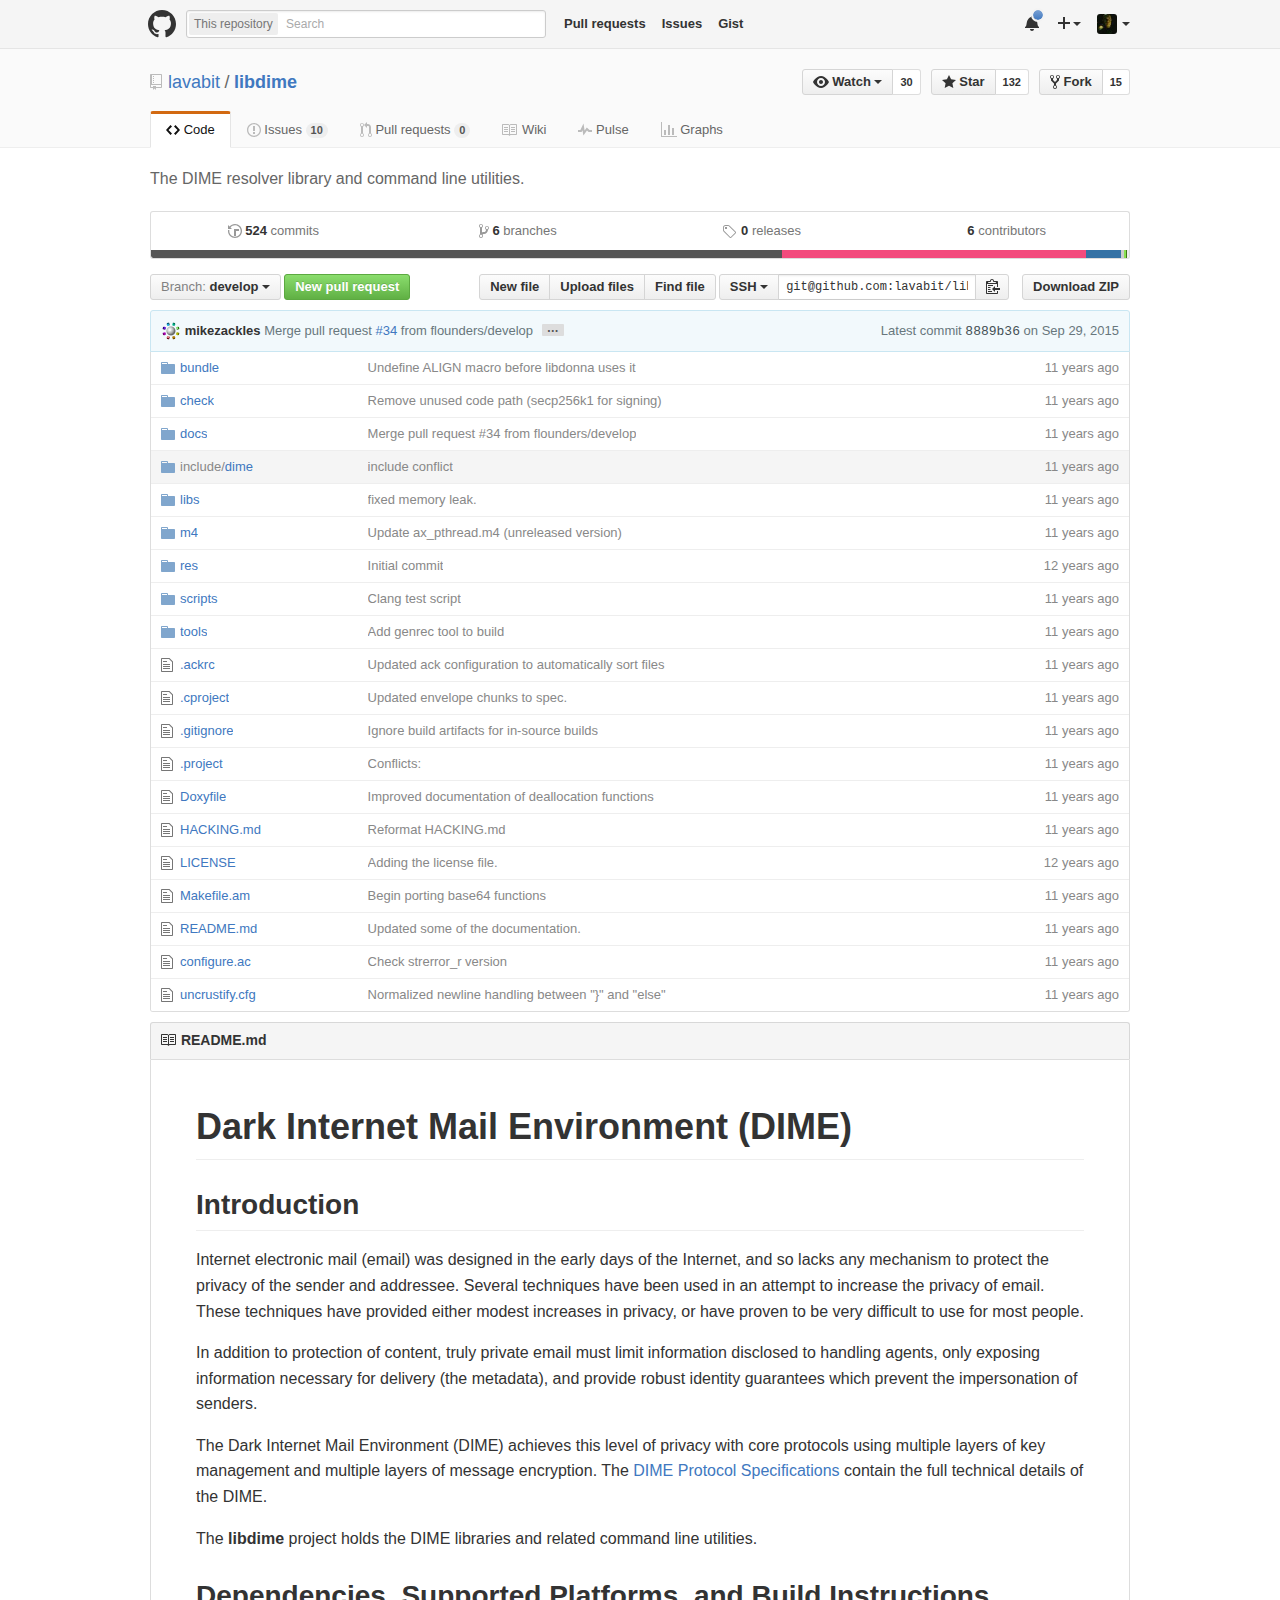
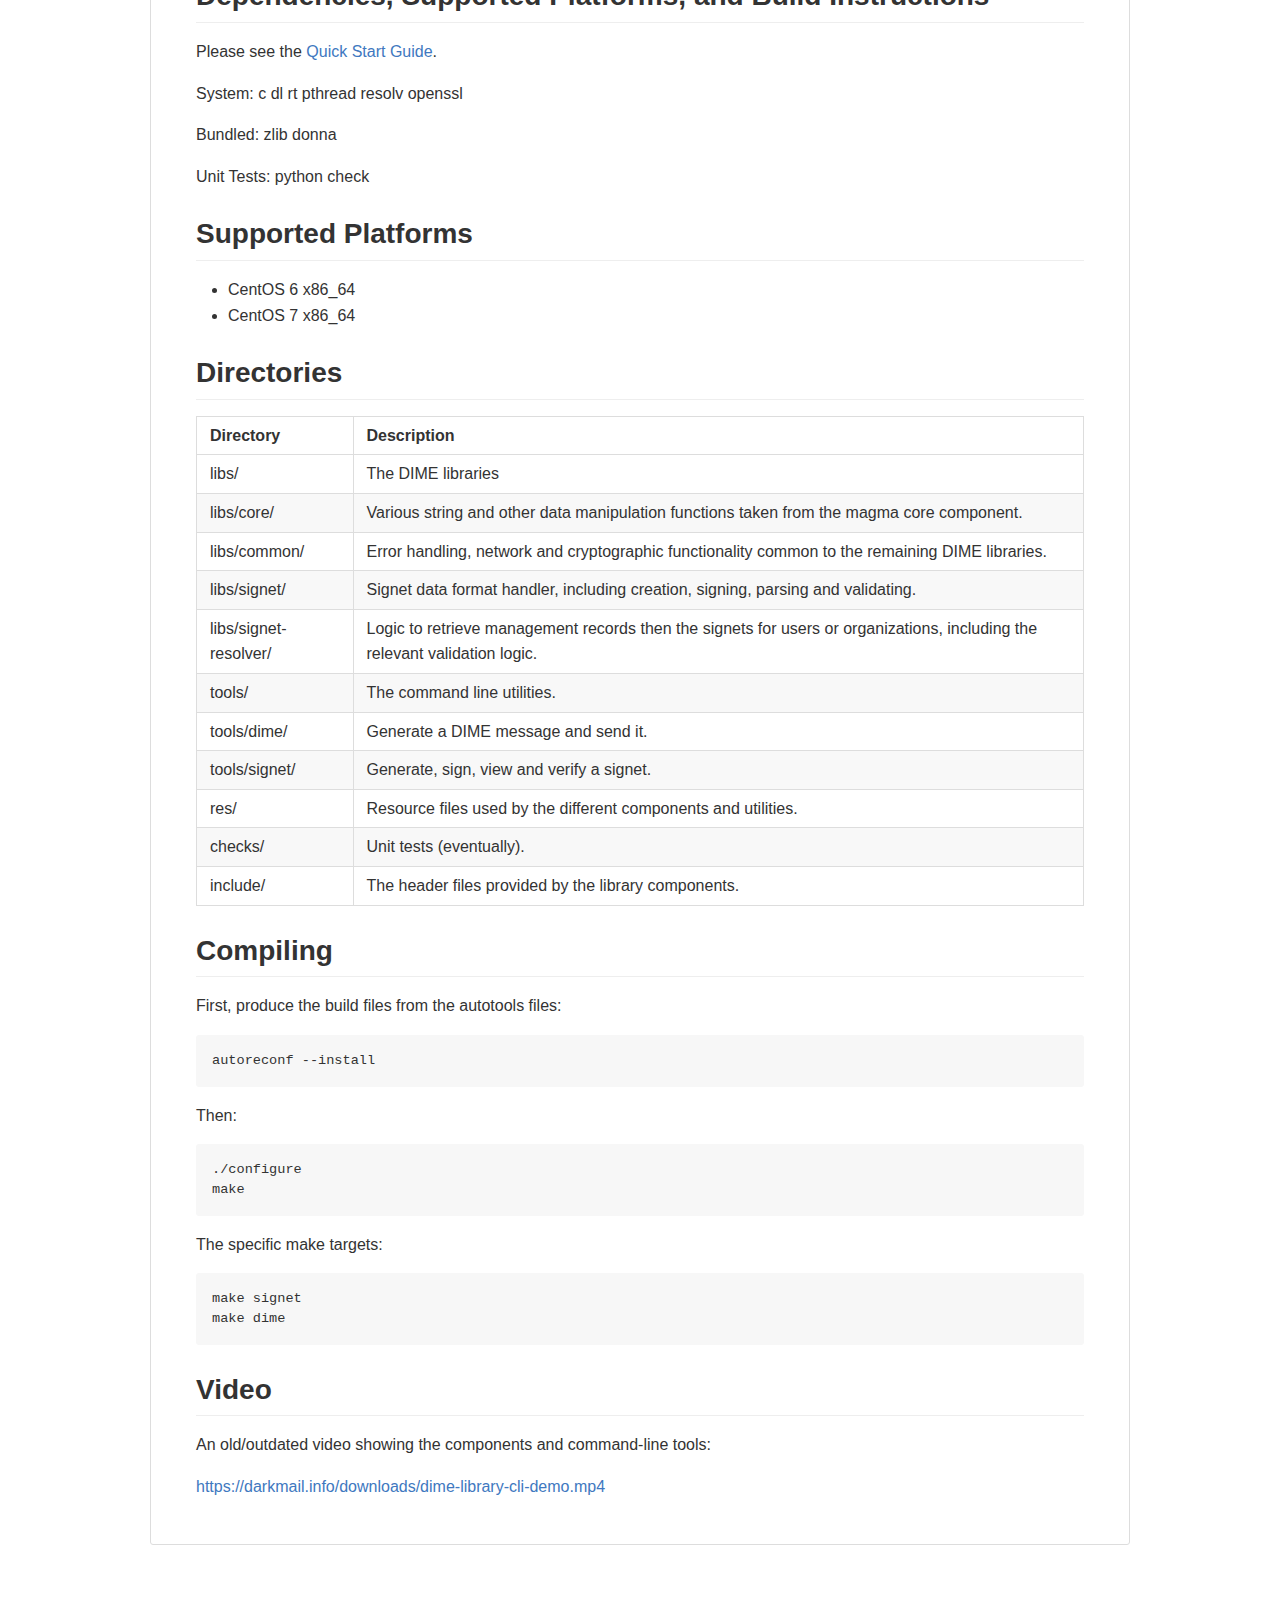
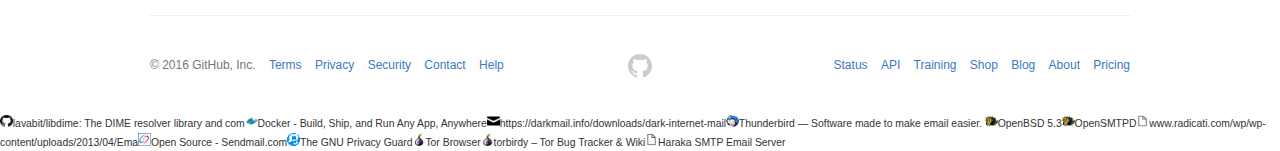
<file: Webseiten/lavabit_libdime_ The DIME resolver library and command line utilities..html>
<!DOCTYPE html>
<!-- saved from url=(0034)https://github.com/lavabit/libdime -->
<html lang="en" class=" is-copy-enabled is-u2f-enabled"><head prefix="og: http://ogp.me/ns# fb: http://ogp.me/ns/fb# object: http://ogp.me/ns/object# article: http://ogp.me/ns/article# profile: http://ogp.me/ns/profile#"><meta http-equiv="Content-Type" content="text/html; charset=UTF-8">
    <meta charset="utf-8">

    <link crossorigin="anonymous" href="./lavabit_libdime_ The DIME resolver library and command line utilities._files/frameworks-2d635ad8ba43f32e07aa1fd713d692eff9a2e78dcd63daa5b580c38b36df3fdb.css" integrity="sha256-LWNa2LpD8y4Hqh/XE9aS7/mi543NY9qltYDDizbfP9s=" media="all" rel="stylesheet">
    <link crossorigin="anonymous" href="./lavabit_libdime_ The DIME resolver library and command line utilities._files/github-ac57e85eb92ed03f8984683a81109bed474faec913166035b2ff3a0f62206618.css" integrity="sha256-rFfoXrku0D+JhGg6gRCb7UdPrskTFmA1sv86D2IgZhg=" media="all" rel="stylesheet">
    
    
    

    <link as="script" href="./lavabit_libdime_ The DIME resolver library and command line utilities._files/frameworks-e677f2022a5d36e8f5ad35d0fcb01f83f1cdb613eda0449f533197693bcc6bda.js" rel="preload">
    <link as="script" href="./lavabit_libdime_ The DIME resolver library and command line utilities._files/github-b18da7a1736acf63af955a0d6afbdd11f6506fc3f5a9113a4d5b875fe8d4eadd.js" rel="preload">

    <meta http-equiv="X-UA-Compatible" content="IE=edge">
    <meta http-equiv="Content-Language" content="en">
    <meta name="viewport" content="width=1020">
    
    
    <title>lavabit/libdime: The DIME resolver library and command line utilities.</title>
    <link rel="search" type="application/opensearchdescription+xml" href="https://github.com/opensearch.xml" title="GitHub">
    <link rel="fluid-icon" href="https://github.com/fluidicon.png" title="GitHub">
    <link rel="apple-touch-icon" href="https://github.com/apple-touch-icon.png">
    <link rel="apple-touch-icon" sizes="57x57" href="https://github.com/apple-touch-icon-57x57.png">
    <link rel="apple-touch-icon" sizes="60x60" href="https://github.com/apple-touch-icon-60x60.png">
    <link rel="apple-touch-icon" sizes="72x72" href="https://github.com/apple-touch-icon-72x72.png">
    <link rel="apple-touch-icon" sizes="76x76" href="https://github.com/apple-touch-icon-76x76.png">
    <link rel="apple-touch-icon" sizes="114x114" href="https://github.com/apple-touch-icon-114x114.png">
    <link rel="apple-touch-icon" sizes="120x120" href="https://github.com/apple-touch-icon-120x120.png">
    <link rel="apple-touch-icon" sizes="144x144" href="https://github.com/apple-touch-icon-144x144.png">
    <link rel="apple-touch-icon" sizes="152x152" href="https://github.com/apple-touch-icon-152x152.png">
    <link rel="apple-touch-icon" sizes="180x180" href="https://github.com/apple-touch-icon-180x180.png">
    <meta property="fb:app_id" content="1401488693436528">

      <meta content="https://avatars1.githubusercontent.com/u/1934147?v=3&amp;s=400" name="twitter:image:src"><meta content="@github" name="twitter:site"><meta content="summary" name="twitter:card"><meta content="lavabit/libdime" name="twitter:title"><meta content="libdime - The DIME resolver library and command line utilities." name="twitter:description">
      <meta content="https://avatars1.githubusercontent.com/u/1934147?v=3&amp;s=400" property="og:image"><meta content="GitHub" property="og:site_name"><meta content="object" property="og:type"><meta content="lavabit/libdime" property="og:title"><meta content="https://github.com/lavabit/libdime" property="og:url"><meta content="libdime - The DIME resolver library and command line utilities." property="og:description">
      <meta name="browser-stats-url" content="https://api.github.com/_private/browser/stats">
    <meta name="browser-errors-url" content="https://api.github.com/_private/browser/errors">
    <link rel="assets" href="https://assets-cdn.github.com/">
    <style type="text/css">:root .container > .infoBoxList > .shareInfoBox
{display:none !important;}</style><link rel="web-socket" href="wss://live.github.com/_sockets/MTI0MTg0NTo0ZDI4OWMxYTI4ZWVmOTZmM2NlMTVhOWRkNDAxZTlhYzpiMTg0M2ZjZTY0OGZkMmViN2FlYmY5ODJkNjdkNTliMzVjZjY2YWI3YTgxMmRkZGJjOTdkODllMWFiYTM2ZGI5--4051e867c1feadfcea7f2f5a6fd55242d37c25b1">
    <meta name="pjax-timeout" content="1000">
    <link rel="sudo-modal" href="https://github.com/sessions/sudo_modal">

    <meta name="msapplication-TileImage" content="/windows-tile.png">
    <meta name="msapplication-TileColor" content="#ffffff">
    <meta name="selected-link" value="repo_source" data-pjax-transient="">

    <meta name="google-site-verification" content="KT5gs8h0wvaagLKAVWq8bbeNwnZZK1r1XQysX3xurLU">
<meta name="google-site-verification" content="ZzhVyEFwb7w3e0-uOTltm8Jsck2F5StVihD0exw2fsA">
    <meta name="google-analytics" content="UA-3769691-2">

<meta content="collector.githubapp.com" name="octolytics-host"><meta content="github" name="octolytics-app-id"><meta content="25C9D616:2C0F:14E096E:56E6EF3F" name="octolytics-dimension-request_id"><meta content="1241845" name="octolytics-actor-id"><meta content="hasufell" name="octolytics-actor-login"><meta content="078e9f4867d22cddcccf0b39413a537a5611ec87094f9cb00cdc285b4627dbd8" name="octolytics-actor-hash">
<meta content="/&lt;user-name&gt;/&lt;repo-name&gt;" data-pjax-transient="true" name="analytics-location">



  <meta class="js-ga-set" name="dimension1" content="Logged In">



        <meta name="hostname" content="github.com">
    <meta name="user-login" content="hasufell">

        <meta name="expected-hostname" content="github.com">
      <meta name="js-proxy-site-detection-payload" content="NGY0MzY1YTMxNzdiMGNlYTE5MWY4N2MwMGY2NjEzNDQ1MzdhNTJhM2FmMTAxZDYyMzU1NTZhMTExMzgxOGY1Y3x7InJlbW90ZV9hZGRyZXNzIjoiMzcuMjAxLjIxNC4yMiIsInJlcXVlc3RfaWQiOiIyNUM5RDYxNjoyQzBGOjE0RTA5NkU6NTZFNkVGM0YifQ==">

      <link rel="mask-icon" href="https://assets-cdn.github.com/pinned-octocat.svg" color="#4078c0">
      <link rel="icon" type="image/x-icon" href="https://assets-cdn.github.com/favicon.ico">

    <meta content="92ff398f35743b85c4d88e9f068658fbaed18799" name="form-nonce">

    <meta http-equiv="x-pjax-version" content="8d4d721e87d2fbc28bf9d144820cbe54">
    

      
  <meta name="description" content="libdime - The DIME resolver library and command line utilities.">
  <meta name="go-import" content="github.com/lavabit/libdime git https://github.com/lavabit/libdime.git">

  <meta content="1934147" name="octolytics-dimension-user_id"><meta content="lavabit" name="octolytics-dimension-user_login"><meta content="28369696" name="octolytics-dimension-repository_id"><meta content="lavabit/libdime" name="octolytics-dimension-repository_nwo"><meta content="true" name="octolytics-dimension-repository_public"><meta content="false" name="octolytics-dimension-repository_is_fork"><meta content="28369696" name="octolytics-dimension-repository_network_root_id"><meta content="lavabit/libdime" name="octolytics-dimension-repository_network_root_nwo">
  <link href="https://github.com/lavabit/libdime/commits/develop.atom" rel="alternate" title="Recent Commits to libdime:develop" type="application/atom+xml">


      <link rel="canonical" href="https://github.com/lavabit/libdime" data-pjax-transient="">
  <link id="vTabsCoreCSS" rel="stylesheet" href="chrome-extension://okpnlgbgcfchbicbhjmmhldhkbkfilce/themes/styles.css"></head>


  <body class="logged_in   env-production linux vis-public">
    <a href="https://github.com/lavabit/libdime#start-of-content" tabindex="1" class="accessibility-aid js-skip-to-content">Skip to content</a>

    
    
    



      <div class="header header-logged-in true" role="banner">
  <div class="container clearfix">

    <a class="header-logo-invertocat" href="https://github.com/" data-hotkey="g d" aria-label="Homepage" data-ga-click="Header, go to dashboard, icon:logo">
  <svg aria-hidden="true" class="octicon octicon-mark-github" height="28" role="img" version="1.1" viewBox="0 0 16 16" width="28"><path d="M8 0C3.58 0 0 3.58 0 8c0 3.54 2.29 6.53 5.47 7.59 0.4 0.07 0.55-0.17 0.55-0.38 0-0.19-0.01-0.82-0.01-1.49-2.01 0.37-2.53-0.49-2.69-0.94-0.09-0.23-0.48-0.94-0.82-1.13-0.28-0.15-0.68-0.52-0.01-0.53 0.63-0.01 1.08 0.58 1.23 0.82 0.72 1.21 1.87 0.87 2.33 0.66 0.07-0.52 0.28-0.87 0.51-1.07-1.78-0.2-3.64-0.89-3.64-3.95 0-0.87 0.31-1.59 0.82-2.15-0.08-0.2-0.36-1.02 0.08-2.12 0 0 0.67-0.21 2.2 0.82 0.64-0.18 1.32-0.27 2-0.27 0.68 0 1.36 0.09 2 0.27 1.53-1.04 2.2-0.82 2.2-0.82 0.44 1.1 0.16 1.92 0.08 2.12 0.51 0.56 0.82 1.27 0.82 2.15 0 3.07-1.87 3.75-3.65 3.95 0.29 0.25 0.54 0.73 0.54 1.48 0 1.07-0.01 1.93-0.01 2.2 0 0.21 0.15 0.46 0.55 0.38C13.71 14.53 16 11.53 16 8 16 3.58 12.42 0 8 0z"></path></svg>
</a>


      <div class="site-search repo-scope js-site-search" role="search">
          <!-- </textarea> --><!-- '"` --><form accept-charset="UTF-8" action="https://github.com/lavabit/libdime/search" class="js-site-search-form" data-global-search-url="/search" data-repo-search-url="/lavabit/libdime/search" method="get"><div style="margin:0;padding:0;display:inline"><input name="utf8" type="hidden" value="✓"></div>
  <label class="js-chromeless-input-container form-control">
    <div class="scope-badge">This repository</div>
    <input type="text" class="js-site-search-focus js-site-search-field is-clearable chromeless-input" data-hotkey="s" name="q" placeholder="Search" aria-label="Search this repository" data-global-scope-placeholder="Search GitHub" data-repo-scope-placeholder="Search" tabindex="1" autocapitalize="off">
  </label>
</form>
      </div>

      <ul class="header-nav left" role="navigation">
        <li class="header-nav-item">
          <a href="https://github.com/pulls" class="js-selected-navigation-item header-nav-link" data-ga-click="Header, click, Nav menu - item:pulls context:user" data-hotkey="g p" data-selected-links="/pulls /pulls/assigned /pulls/mentioned /pulls">
            Pull requests
</a>        </li>
        <li class="header-nav-item">
          <a href="https://github.com/issues" class="js-selected-navigation-item header-nav-link" data-ga-click="Header, click, Nav menu - item:issues context:user" data-hotkey="g i" data-selected-links="/issues /issues/assigned /issues/mentioned /issues">
            Issues
</a>        </li>
          <li class="header-nav-item">
            <a class="header-nav-link" href="https://gist.github.com/" data-ga-click="Header, go to gist, text:gist">Gist</a>
          </li>
      </ul>

    
<ul class="header-nav user-nav right" id="user-links">
  <li class="header-nav-item">
    
    <a href="https://github.com/notifications" aria-label="You have unread notifications" class="header-nav-link notification-indicator tooltipped tooltipped-s js-socket-channel js-notification-indicator" data-channel="notification-changed-v2:1241845" data-ga-click="Header, go to notifications, icon:unread" data-hotkey="g n">
        <span class="mail-status unread"></span>
        <svg aria-hidden="true" class="octicon octicon-bell" height="16" role="img" version="1.1" viewBox="0 0 14 16" width="14"><path d="M14 12v1H0v-1l0.73-0.58c0.77-0.77 0.81-2.55 1.19-4.42 0.77-3.77 4.08-5 4.08-5 0-0.55 0.45-1 1-1s1 0.45 1 1c0 0 3.39 1.23 4.16 5 0.38 1.88 0.42 3.66 1.19 4.42l0.66 0.58z m-7 4c1.11 0 2-0.89 2-2H5c0 1.11 0.89 2 2 2z"></path></svg>
</a>
  </li>

  <li class="header-nav-item dropdown js-menu-container">
    <a class="header-nav-link tooltipped tooltipped-s js-menu-target" href="https://github.com/new" aria-label="Create new…" data-ga-click="Header, create new, icon:add">
      <svg aria-hidden="true" class="octicon octicon-plus left" height="16" role="img" version="1.1" viewBox="0 0 12 16" width="12"><path d="M12 9H7v5H5V9H0V7h5V2h2v5h5v2z"></path></svg>
      <span class="dropdown-caret"></span>
    </a>

    <div class="dropdown-menu-content js-menu-content">
      <ul class="dropdown-menu dropdown-menu-sw">
        
<a class="dropdown-item" href="https://github.com/new" data-ga-click="Header, create new repository">
  New repository
</a>


  <a class="dropdown-item" href="https://github.com/organizations/new" data-ga-click="Header, create new organization">
    New organization
  </a>



  <div class="dropdown-divider"></div>
  <div class="dropdown-header">
    <span title="lavabit/libdime">This repository</span>
  </div>
    <a class="dropdown-item" href="https://github.com/lavabit/libdime/issues/new" data-ga-click="Header, create new issue">
      New issue
    </a>

      </ul>
    </div>
  </li>

  <li class="header-nav-item dropdown js-menu-container">
    <a class="header-nav-link name tooltipped tooltipped-sw js-menu-target" href="https://github.com/hasufell" aria-label="View profile and more" data-ga-click="Header, show menu, icon:avatar">
      <img alt="@hasufell" class="avatar" height="20" src="./lavabit_libdime_ The DIME resolver library and command line utilities._files/1241845" width="20">
      <span class="dropdown-caret"></span>
    </a>

    <div class="dropdown-menu-content js-menu-content">
      <div class="dropdown-menu  dropdown-menu-sw">
        <div class=" dropdown-header header-nav-current-user css-truncate">
            Signed in as <strong class="css-truncate-target">hasufell</strong>

        </div>


        <div class="dropdown-divider"></div>

          <a class="dropdown-item" href="https://github.com/hasufell" data-ga-click="Header, go to profile, text:your profile">
            Your profile
          </a>
        <a class="dropdown-item" href="https://github.com/stars" data-ga-click="Header, go to starred repos, text:your stars">
          Your stars
        </a>
          <a class="dropdown-item" href="https://github.com/explore" data-ga-click="Header, go to explore, text:explore">
            Explore
          </a>
          <a class="dropdown-item" href="https://github.com/integrations" data-ga-click="Header, go to integrations, text:integrations">
            Integrations
          </a>
        <a class="dropdown-item" href="https://help.github.com/" data-ga-click="Header, go to help, text:help">
          Help
        </a>


          <div class="dropdown-divider"></div>

          <a class="dropdown-item" href="https://github.com/settings/profile" data-ga-click="Header, go to settings, icon:settings">
            Settings
          </a>

          <!-- </textarea> --><!-- '"` --><form accept-charset="UTF-8" action="https://github.com/logout" class="logout-form" data-form-nonce="92ff398f35743b85c4d88e9f068658fbaed18799" method="post"><div style="margin:0;padding:0;display:inline"><input name="utf8" type="hidden" value="✓"><input name="authenticity_token" type="hidden" value="oVvQYlrrEWeaJK3YVPAWt4wzu2mmubhct9eDS1Wcci7JtHlKPCpBOl4Sr4Wsh+H+Tl0fjdI77gVrYZX1kiekow=="></div>
            <button class="dropdown-item dropdown-signout" data-ga-click="Header, sign out, icon:logout">
              Sign out
            </button>
</form>
      </div>
    </div>
  </li>
</ul>


    
  </div>
</div>

      

      


    <div id="start-of-content" class="accessibility-aid"></div>

      <div id="js-flash-container">
</div>


    <div role="main" class="main-content">
        <div itemscope="" itemtype="http://schema.org/SoftwareSourceCode">
    <div id="js-repo-pjax-container" class="context-loader-container js-repo-nav-next" data-pjax-container="">
      
<div class="pagehead repohead instapaper_ignore readability-menu experiment-repo-nav">
  <div class="container repohead-details-container">

    

<ul class="pagehead-actions">

  <li>
        <!-- </textarea> --><!-- '"` --><form accept-charset="UTF-8" action="https://github.com/notifications/subscribe" class="js-social-container" data-autosubmit="true" data-form-nonce="92ff398f35743b85c4d88e9f068658fbaed18799" data-remote="true" method="post"><div style="margin:0;padding:0;display:inline"><input name="utf8" type="hidden" value="✓"><input name="authenticity_token" type="hidden" value="0WgTSe2Zmo3bPdAGbOCKN1j0uap4yK0RNhwDgSTOKzzDQrlfWUgm8PXX8g5TwBheXY6Menc8itCDhb72ONSn4A=="></div>      <input id="repository_id" name="repository_id" type="hidden" value="28369696">

        <div class="select-menu js-menu-container js-select-menu">
          <a href="https://github.com/lavabit/libdime/subscription" class="btn btn-sm btn-with-count select-menu-button js-menu-target" role="button" tabindex="0" aria-haspopup="true" data-ga-click="Repository, click Watch settings, action:files#disambiguate">
            <span class="js-select-button">
              <svg aria-hidden="true" class="octicon octicon-eye" height="16" role="img" version="1.1" viewBox="0 0 16 16" width="16"><path d="M8.06 2C3 2 0 8 0 8s3 6 8.06 6c4.94 0 7.94-6 7.94-6S13 2 8.06 2z m-0.06 10c-2.2 0-4-1.78-4-4 0-2.2 1.8-4 4-4 2.22 0 4 1.8 4 4 0 2.22-1.78 4-4 4z m2-4c0 1.11-0.89 2-2 2s-2-0.89-2-2 0.89-2 2-2 2 0.89 2 2z"></path></svg>
              Watch
            </span>
          </a>
          <a class="social-count js-social-count" href="https://github.com/lavabit/libdime/watchers">
            30
          </a>

        <div class="select-menu-modal-holder">
          <div class="select-menu-modal subscription-menu-modal js-menu-content" aria-hidden="true">
            <div class="select-menu-header">
              <svg aria-label="Close" class="octicon octicon-x js-menu-close" height="16" role="img" version="1.1" viewBox="0 0 12 16" width="12"><path d="M7.48 8l3.75 3.75-1.48 1.48-3.75-3.75-3.75 3.75-1.48-1.48 3.75-3.75L0.77 4.25l1.48-1.48 3.75 3.75 3.75-3.75 1.48 1.48-3.75 3.75z"></path></svg>
              <span class="select-menu-title">Notifications</span>
            </div>

              <div class="select-menu-list js-navigation-container" role="menu">

                <div class="select-menu-item js-navigation-item selected" role="menuitem" tabindex="0">
                  <svg aria-hidden="true" class="octicon octicon-check select-menu-item-icon" height="16" role="img" version="1.1" viewBox="0 0 12 16" width="12"><path d="M12 5L4 13 0 9l1.5-1.5 2.5 2.5 6.5-6.5 1.5 1.5z"></path></svg>
                  <div class="select-menu-item-text">
                    <input checked="checked" id="do_included" name="do" type="radio" value="included">
                    <span class="select-menu-item-heading">Not watching</span>
                    <span class="description">Be notified when participating or @mentioned.</span>
                    <span class="js-select-button-text hidden-select-button-text">
                      <svg aria-hidden="true" class="octicon octicon-eye" height="16" role="img" version="1.1" viewBox="0 0 16 16" width="16"><path d="M8.06 2C3 2 0 8 0 8s3 6 8.06 6c4.94 0 7.94-6 7.94-6S13 2 8.06 2z m-0.06 10c-2.2 0-4-1.78-4-4 0-2.2 1.8-4 4-4 2.22 0 4 1.8 4 4 0 2.22-1.78 4-4 4z m2-4c0 1.11-0.89 2-2 2s-2-0.89-2-2 0.89-2 2-2 2 0.89 2 2z"></path></svg>
                      Watch
                    </span>
                  </div>
                </div>

                <div class="select-menu-item js-navigation-item " role="menuitem" tabindex="0">
                  <svg aria-hidden="true" class="octicon octicon-check select-menu-item-icon" height="16" role="img" version="1.1" viewBox="0 0 12 16" width="12"><path d="M12 5L4 13 0 9l1.5-1.5 2.5 2.5 6.5-6.5 1.5 1.5z"></path></svg>
                  <div class="select-menu-item-text">
                    <input id="do_subscribed" name="do" type="radio" value="subscribed">
                    <span class="select-menu-item-heading">Watching</span>
                    <span class="description">Be notified of all conversations.</span>
                    <span class="js-select-button-text hidden-select-button-text">
                      <svg aria-hidden="true" class="octicon octicon-eye" height="16" role="img" version="1.1" viewBox="0 0 16 16" width="16"><path d="M8.06 2C3 2 0 8 0 8s3 6 8.06 6c4.94 0 7.94-6 7.94-6S13 2 8.06 2z m-0.06 10c-2.2 0-4-1.78-4-4 0-2.2 1.8-4 4-4 2.22 0 4 1.8 4 4 0 2.22-1.78 4-4 4z m2-4c0 1.11-0.89 2-2 2s-2-0.89-2-2 0.89-2 2-2 2 0.89 2 2z"></path></svg>
                      Unwatch
                    </span>
                  </div>
                </div>

                <div class="select-menu-item js-navigation-item " role="menuitem" tabindex="0">
                  <svg aria-hidden="true" class="octicon octicon-check select-menu-item-icon" height="16" role="img" version="1.1" viewBox="0 0 12 16" width="12"><path d="M12 5L4 13 0 9l1.5-1.5 2.5 2.5 6.5-6.5 1.5 1.5z"></path></svg>
                  <div class="select-menu-item-text">
                    <input id="do_ignore" name="do" type="radio" value="ignore">
                    <span class="select-menu-item-heading">Ignoring</span>
                    <span class="description">Never be notified.</span>
                    <span class="js-select-button-text hidden-select-button-text">
                      <svg aria-hidden="true" class="octicon octicon-mute" height="16" role="img" version="1.1" viewBox="0 0 16 16" width="16"><path d="M8 2.81v10.38c0 0.67-0.81 1-1.28 0.53L3 10H1c-0.55 0-1-0.45-1-1V7c0-0.55 0.45-1 1-1h2l3.72-3.72c0.47-0.47 1.28-0.14 1.28 0.53z m7.53 3.22l-1.06-1.06-1.97 1.97-1.97-1.97-1.06 1.06 1.97 1.97-1.97 1.97 1.06 1.06 1.97-1.97 1.97 1.97 1.06-1.06-1.97-1.97 1.97-1.97z"></path></svg>
                      Stop ignoring
                    </span>
                  </div>
                </div>

              </div>

            </div>
          </div>
        </div>
</form>
  </li>

  <li>
    
  <div class="js-toggler-container js-social-container starring-container ">

    <!-- </textarea> --><!-- '"` --><form accept-charset="UTF-8" action="https://github.com/lavabit/libdime/unstar" class="js-toggler-form starred" data-form-nonce="92ff398f35743b85c4d88e9f068658fbaed18799" data-remote="true" method="post"><div style="margin:0;padding:0;display:inline"><input name="utf8" type="hidden" value="✓"><input name="authenticity_token" type="hidden" value="/DKQnbZ9AJ1WvaE+TZ0VPEGTSOkPSULXPgzKvD8vjW3AZvYjTGILcKg/yyrAbV8/FqBlSiXZL3bLuHK+PQ6CJg=="></div>
      <button class="btn btn-sm btn-with-count js-toggler-target" aria-label="Unstar this repository" title="Unstar lavabit/libdime" data-ga-click="Repository, click unstar button, action:files#disambiguate; text:Unstar">
        <svg aria-hidden="true" class="octicon octicon-star" height="16" role="img" version="1.1" viewBox="0 0 14 16" width="14"><path d="M14 6l-4.9-0.64L7 1 4.9 5.36 0 6l3.6 3.26L2.67 14l4.33-2.33 4.33 2.33L10.4 9.26 14 6z"></path></svg>
        Unstar
      </button>
        <a class="social-count js-social-count" href="https://github.com/lavabit/libdime/stargazers">
          132
        </a>
</form>
    <!-- </textarea> --><!-- '"` --><form accept-charset="UTF-8" action="https://github.com/lavabit/libdime/star" class="js-toggler-form unstarred" data-form-nonce="92ff398f35743b85c4d88e9f068658fbaed18799" data-remote="true" method="post"><div style="margin:0;padding:0;display:inline"><input name="utf8" type="hidden" value="✓"><input name="authenticity_token" type="hidden" value="OaVrYmgc20EoXFqiesu56m0eYi8fFNanMFb2OrYsPNGBmaVDbnUcAPnYw2VwOFxV5fkrgir7ah6BTPwEYq+H+Q=="></div>
      <button class="btn btn-sm btn-with-count js-toggler-target" aria-label="Star this repository" title="Star lavabit/libdime" data-ga-click="Repository, click star button, action:files#disambiguate; text:Star">
        <svg aria-hidden="true" class="octicon octicon-star" height="16" role="img" version="1.1" viewBox="0 0 14 16" width="14"><path d="M14 6l-4.9-0.64L7 1 4.9 5.36 0 6l3.6 3.26L2.67 14l4.33-2.33 4.33 2.33L10.4 9.26 14 6z"></path></svg>
        Star
      </button>
        <a class="social-count js-social-count" href="https://github.com/lavabit/libdime/stargazers">
          132
        </a>
</form>  </div>

  </li>

  <li>
          <a href="https://github.com/lavabit/libdime#fork-destination-box" class="btn btn-sm btn-with-count" title="Fork your own copy of lavabit/libdime to your account" aria-label="Fork your own copy of lavabit/libdime to your account" rel="facebox" data-ga-click="Repository, show fork modal, action:files#disambiguate; text:Fork">
              <svg aria-hidden="true" class="octicon octicon-repo-forked" height="16" role="img" version="1.1" viewBox="0 0 10 16" width="10"><path d="M8 1c-1.11 0-2 0.89-2 2 0 0.73 0.41 1.38 1 1.72v1.28L5 8 3 6v-1.28c0.59-0.34 1-0.98 1-1.72 0-1.11-0.89-2-2-2S0 1.89 0 3c0 0.73 0.41 1.38 1 1.72v1.78l3 3v1.78c-0.59 0.34-1 0.98-1 1.72 0 1.11 0.89 2 2 2s2-0.89 2-2c0-0.73-0.41-1.38-1-1.72V9.5l3-3V4.72c0.59-0.34 1-0.98 1-1.72 0-1.11-0.89-2-2-2zM2 4.2c-0.66 0-1.2-0.55-1.2-1.2s0.55-1.2 1.2-1.2 1.2 0.55 1.2 1.2-0.55 1.2-1.2 1.2z m3 10c-0.66 0-1.2-0.55-1.2-1.2s0.55-1.2 1.2-1.2 1.2 0.55 1.2 1.2-0.55 1.2-1.2 1.2z m3-10c-0.66 0-1.2-0.55-1.2-1.2s0.55-1.2 1.2-1.2 1.2 0.55 1.2 1.2-0.55 1.2-1.2 1.2z"></path></svg>
            Fork
          </a>

          <div id="fork-destination-box" style="display: none;">
            <h2 class="facebox-header" data-facebox-id="facebox-header">Where should we fork this repository?</h2>
            <include-fragment src="" class="js-fork-select-fragment fork-select-fragment" data-url="/lavabit/libdime/fork?fragment=1">
              <img alt="Loading" height="64" src="./lavabit_libdime_ The DIME resolver library and command line utilities._files/octocat-spinner-128.gif" width="64">
            </include-fragment>
          </div>

    <a href="https://github.com/lavabit/libdime/network" class="social-count">
      15
    </a>
  </li>
</ul>

    <h1 class="entry-title public ">
  <svg aria-hidden="true" class="octicon octicon-repo" height="16" role="img" version="1.1" viewBox="0 0 12 16" width="12"><path d="M4 9h-1v-1h1v1z m0-3h-1v1h1v-1z m0-2h-1v1h1v-1z m0-2h-1v1h1v-1z m8-1v12c0 0.55-0.45 1-1 1H6v2l-1.5-1.5-1.5 1.5V14H1c-0.55 0-1-0.45-1-1V1C0 0.45 0.45 0 1 0h10c0.55 0 1 0.45 1 1z m-1 10H1v2h2v-1h3v1h5V11z m0-10H2v9h9V1z"></path></svg>
  <span class="author" itemprop="author"><a href="https://github.com/lavabit" class="url fn" rel="author">lavabit</a></span><!--
--><span class="path-divider">/</span><!--
--><strong itemprop="name"><a href="https://github.com/lavabit/libdime" data-pjax="#js-repo-pjax-container">libdime</a></strong>

  <span class="page-context-loader">
    <img alt="" height="16" src="./lavabit_libdime_ The DIME resolver library and command line utilities._files/octocat-spinner-32.gif" width="16">
  </span>

</h1>

  </div>
  <div class="container">
    
<nav class="reponav js-repo-nav js-sidenav-container-pjax js-octicon-loaders" itemscope="" itemtype="http://schema.org/BreadcrumbList" role="navigation" data-pjax="#js-repo-pjax-container">

  <span itemscope="" itemtype="http://schema.org/ListItem" itemprop="itemListElement">
    <a href="https://github.com/lavabit/libdime" aria-selected="true" class="js-selected-navigation-item selected reponav-item" data-hotkey="g c" data-selected-links="repo_source repo_downloads repo_commits repo_releases repo_tags repo_branches /lavabit/libdime" itemprop="url">
      <svg aria-hidden="true" class="octicon octicon-code" height="16" role="img" version="1.1" viewBox="0 0 14 16" width="14"><path d="M9.5 3l-1.5 1.5 3.5 3.5L8 11.5l1.5 1.5 4.5-5L9.5 3zM4.5 3L0 8l4.5 5 1.5-1.5L2.5 8l3.5-3.5L4.5 3z"></path></svg>
      <span itemprop="name">Code</span>
      <meta itemprop="position" content="1">
</a>  </span>

    <span itemscope="" itemtype="http://schema.org/ListItem" itemprop="itemListElement">
      <a href="https://github.com/lavabit/libdime/issues" class="js-selected-navigation-item reponav-item" data-hotkey="g i" data-selected-links="repo_issues repo_labels repo_milestones /lavabit/libdime/issues" itemprop="url">
        <svg aria-hidden="true" class="octicon octicon-issue-opened" height="16" role="img" version="1.1" viewBox="0 0 14 16" width="14"><path d="M7 2.3c3.14 0 5.7 2.56 5.7 5.7S10.14 13.7 7 13.7 1.3 11.14 1.3 8s2.56-5.7 5.7-5.7m0-1.3C3.14 1 0 4.14 0 8s3.14 7 7 7 7-3.14 7-7S10.86 1 7 1z m1 3H6v5h2V4z m0 6H6v2h2V10z"></path></svg>
        <span itemprop="name">Issues</span>
        <span class="counter">10</span>
        <meta itemprop="position" content="2">
</a>    </span>

  <span itemscope="" itemtype="http://schema.org/ListItem" itemprop="itemListElement">
    <a href="https://github.com/lavabit/libdime/pulls" class="js-selected-navigation-item reponav-item" data-hotkey="g p" data-selected-links="repo_pulls /lavabit/libdime/pulls" itemprop="url">
      <svg aria-hidden="true" class="octicon octicon-git-pull-request" height="16" role="img" version="1.1" viewBox="0 0 12 16" width="12"><path d="M11 11.28c0-1.73 0-6.28 0-6.28-0.03-0.78-0.34-1.47-0.94-2.06s-1.28-0.91-2.06-0.94c0 0-1.02 0-1 0V0L4 3l3 3V4h1c0.27 0.02 0.48 0.11 0.69 0.31s0.3 0.42 0.31 0.69v6.28c-0.59 0.34-1 0.98-1 1.72 0 1.11 0.89 2 2 2s2-0.89 2-2c0-0.73-0.41-1.38-1-1.72z m-1 2.92c-0.66 0-1.2-0.55-1.2-1.2s0.55-1.2 1.2-1.2 1.2 0.55 1.2 1.2-0.55 1.2-1.2 1.2zM4 3c0-1.11-0.89-2-2-2S0 1.89 0 3c0 0.73 0.41 1.38 1 1.72 0 1.55 0 5.56 0 6.56-0.59 0.34-1 0.98-1 1.72 0 1.11 0.89 2 2 2s2-0.89 2-2c0-0.73-0.41-1.38-1-1.72V4.72c0.59-0.34 1-0.98 1-1.72z m-0.8 10c0 0.66-0.55 1.2-1.2 1.2s-1.2-0.55-1.2-1.2 0.55-1.2 1.2-1.2 1.2 0.55 1.2 1.2z m-1.2-8.8c-0.66 0-1.2-0.55-1.2-1.2s0.55-1.2 1.2-1.2 1.2 0.55 1.2 1.2-0.55 1.2-1.2 1.2z"></path></svg>
      <span itemprop="name">Pull requests</span>
      <span class="counter">0</span>
      <meta itemprop="position" content="3">
</a>  </span>

    <a href="https://github.com/lavabit/libdime/wiki" class="js-selected-navigation-item reponav-item" data-hotkey="g w" data-selected-links="repo_wiki /lavabit/libdime/wiki">
      <svg aria-hidden="true" class="octicon octicon-book" height="16" role="img" version="1.1" viewBox="0 0 16 16" width="16"><path d="M2 5h4v1H2v-1z m0 3h4v-1H2v1z m0 2h4v-1H2v1z m11-5H9v1h4v-1z m0 2H9v1h4v-1z m0 2H9v1h4v-1z m2-6v9c0 0.55-0.45 1-1 1H8.5l-1 1-1-1H1c-0.55 0-1-0.45-1-1V3c0-0.55 0.45-1 1-1h5.5l1 1 1-1h5.5c0.55 0 1 0.45 1 1z m-8 0.5l-0.5-0.5H1v9h6V3.5z m7-0.5H8.5l-0.5 0.5v8.5h6V3z"></path></svg>
      Wiki
</a>
  <a href="https://github.com/lavabit/libdime/pulse" class="js-selected-navigation-item reponav-item" data-selected-links="pulse /lavabit/libdime/pulse">
    <svg aria-hidden="true" class="octicon octicon-pulse" height="16" role="img" version="1.1" viewBox="0 0 14 16" width="14"><path d="M11.5 8L8.8 5.4 6.6 8.5 5.5 1.6 2.38 8H0V10h3.6L4.5 8.2l0.9 5.4L9 8.5l1.6 1.5H14V8H11.5z"></path></svg>
    Pulse
</a>
  <a href="https://github.com/lavabit/libdime/graphs" class="js-selected-navigation-item reponav-item" data-selected-links="repo_graphs repo_contributors /lavabit/libdime/graphs">
    <svg aria-hidden="true" class="octicon octicon-graph" height="16" role="img" version="1.1" viewBox="0 0 16 16" width="16"><path d="M16 14v1H0V0h1v14h15z m-11-1H3V8h2v5z m4 0H7V3h2v10z m4 0H11V6h2v7z"></path></svg>
    Graphs
</a>

</nav>

  </div>
</div>

<div class="container new-discussion-timeline experiment-repo-nav">
  <div class="repository-content">

    
<div class="repository-meta js-details-container">
  <span class="repository-meta-content">
        <span itemprop="about"> The DIME resolver library and command line utilities.</span>
  </span>

</div>


  <div class="overall-summary overall-summary-bottomless">
    <div class="stats-switcher-viewport js-stats-switcher-viewport">
      <div class="stats-switcher-wrapper">
      <ul class="numbers-summary">
        <li class="commits">
          <a data-pjax="" href="https://github.com/lavabit/libdime/commits/develop">
              <svg aria-hidden="true" class="octicon octicon-history" height="16" role="img" version="1.1" viewBox="0 0 14 16" width="14"><path d="M8 13H6V6h5v2H8v5zM7 1c-2.19 0-4.13 1.02-5.41 2.59L0 2v4h4l-1.5-1.5c1.05-1.33 2.67-2.2 4.5-2.2 3.14 0 5.7 2.56 5.7 5.7S10.14 13.7 7 13.7 1.3 11.14 1.3 8c0-0.34 0.03-0.67 0.09-1H0.08c-0.05 0.33-0.08 0.66-0.08 1 0 3.86 3.14 7 7 7s7-3.14 7-7S10.86 1 7 1z"></path></svg>
              <span class="num text-emphasized">
                524
              </span>
              commits
          </a>
        </li>
        <li>
          <a data-pjax="" href="https://github.com/lavabit/libdime/branches">
            <svg aria-hidden="true" class="octicon octicon-git-branch" height="16" role="img" version="1.1" viewBox="0 0 10 16" width="10"><path d="M10 5c0-1.11-0.89-2-2-2s-2 0.89-2 2c0 0.73 0.41 1.38 1 1.72v0.3c-0.02 0.52-0.23 0.98-0.63 1.38s-0.86 0.61-1.38 0.63c-0.83 0.02-1.48 0.16-2 0.45V4.72c0.59-0.34 1-0.98 1-1.72 0-1.11-0.89-2-2-2S0 1.89 0 3c0 0.73 0.41 1.38 1 1.72v6.56C0.41 11.63 0 12.27 0 13c0 1.11 0.89 2 2 2s2-0.89 2-2c0-0.53-0.2-1-0.53-1.36 0.09-0.06 0.48-0.41 0.59-0.47 0.25-0.11 0.56-0.17 0.94-0.17 1.05-0.05 1.95-0.45 2.75-1.25s1.2-1.98 1.25-3.02h-0.02c0.61-0.36 1.02-1 1.02-1.73zM2 1.8c0.66 0 1.2 0.55 1.2 1.2s-0.55 1.2-1.2 1.2-1.2-0.55-1.2-1.2 0.55-1.2 1.2-1.2z m0 12.41c-0.66 0-1.2-0.55-1.2-1.2s0.55-1.2 1.2-1.2 1.2 0.55 1.2 1.2-0.55 1.2-1.2 1.2z m6-8c-0.66 0-1.2-0.55-1.2-1.2s0.55-1.2 1.2-1.2 1.2 0.55 1.2 1.2-0.55 1.2-1.2 1.2z"></path></svg>
            <span class="num text-emphasized">
              6
            </span>
            branches
          </a>
        </li>

        <li>
          <a data-pjax="" href="https://github.com/lavabit/libdime/releases">
            <svg aria-hidden="true" class="octicon octicon-tag" height="16" role="img" version="1.1" viewBox="0 0 14 16" width="14"><path d="M6.73 2.73c-0.47-0.47-1.11-0.73-1.77-0.73H2.5C1.13 2 0 3.13 0 4.5v2.47c0 0.66 0.27 1.3 0.73 1.77l6.06 6.06c0.39 0.39 1.02 0.39 1.41 0l4.59-4.59c0.39-0.39 0.39-1.02 0-1.41L6.73 2.73zM1.38 8.09c-0.31-0.3-0.47-0.7-0.47-1.13V4.5c0-0.88 0.72-1.59 1.59-1.59h2.47c0.42 0 0.83 0.16 1.13 0.47l6.14 6.13-4.73 4.73L1.38 8.09z m0.63-4.09h2v2H2V4z"></path></svg>
            <span class="num text-emphasized">
              0
            </span>
            releases
          </a>
        </li>

        <li>
            <a href="https://github.com/lavabit/libdime/graphs/contributors">
    <span class="num text-emphasized">
      6
    </span>
    contributors
</a>
        </li>
      </ul>

        <div class="repository-lang-stats">
          <ol class="repository-lang-stats-numbers">
            <li>
                <a href="https://github.com/lavabit/libdime/search?l=c" data-ga-click="Repository, language stats search click, location:repo overview">
                  <span class="color-block language-color" style="background-color:#555555;"></span>
                  <span class="lang">C</span>
                  <span class="percent">64.5%</span>
                </a>
            </li>
            <li>
                <a href="https://github.com/lavabit/libdime/search?l=cpp" data-ga-click="Repository, language stats search click, location:repo overview">
                  <span class="color-block language-color" style="background-color:#f34b7d;"></span>
                  <span class="lang">C++</span>
                  <span class="percent">31.1%</span>
                </a>
            </li>
            <li>
                <a href="https://github.com/lavabit/libdime/search?l=python" data-ga-click="Repository, language stats search click, location:repo overview">
                  <span class="color-block language-color" style="background-color:#3572A5;"></span>
                  <span class="lang">Python</span>
                  <span class="percent">3.6%</span>
                </a>
            </li>
            <li>
                <a href="https://github.com/lavabit/libdime/search?l=cmake" data-ga-click="Repository, language stats search click, location:repo overview">
                  <span class="color-block language-color" style="background-color:#ccc;"></span>
                  <span class="lang">CMake</span>
                  <span class="percent">0.3%</span>
                </a>
            </li>
            <li>
                <a href="https://github.com/lavabit/libdime/search?l=bash" data-ga-click="Repository, language stats search click, location:repo overview">
                  <span class="color-block language-color" style="background-color:#89e051;"></span>
                  <span class="lang">Shell</span>
                  <span class="percent">0.2%</span>
                </a>
            </li>
            <li>
                <a href="https://github.com/lavabit/libdime/search?l=makefile" data-ga-click="Repository, language stats search click, location:repo overview">
                  <span class="color-block language-color" style="background-color:#427819;"></span>
                  <span class="lang">Makefile</span>
                  <span class="percent">0.1%</span>
                </a>
            </li>
            <li>
                <span class="other">
                  <span class="color-block language-color" style="background-color:#ededed;"></span>
                  <span class="lang">Other</span>
                  <span class="percent">0.2%</span>
                </span>
            </li>
          </ol>
        </div>
      </div>
    </div>
  </div>

    <div class="repository-lang-stats-graph js-toggle-lang-stats" title="Click for language details" data-ga-click="Repository, language bar stats toggle, location:repo overview">
      <span class="language-color" aria-label="C 64.5%" style="width:64.5%; background-color:#555555;" itemprop="programmingLanguage">C</span>
      <span class="language-color" aria-label="C++ 31.1%" style="width:31.1%; background-color:#f34b7d;" itemprop="programmingLanguage">C++</span>
      <span class="language-color" aria-label="Python 3.6%" style="width:3.6%; background-color:#3572A5;" itemprop="programmingLanguage">Python</span>
      <span class="language-color" aria-label="CMake 0.3%" style="width:0.3%; background-color:#ccc;" itemprop="programmingLanguage">CMake</span>
      <span class="language-color" aria-label="Shell 0.2%" style="width:0.2%; background-color:#89e051;" itemprop="programmingLanguage">Shell</span>
      <span class="language-color" aria-label="Makefile 0.1%" style="width:0.1%; background-color:#427819;" itemprop="programmingLanguage">Makefile</span>
      <span class="language-color" aria-label="Other 0.2%" style="width:0.2%; background-color:#ededed;" itemprop="programmingLanguage">Other</span>
    </div>

    

  <div class="file-navigation in-mid-page">
  <div class="right">
    <div class="btn-group">
      
  <!-- </textarea> --><!-- '"` --><form accept-charset="UTF-8" action="https://github.com/lavabit/libdime/new/develop" class="button_to" data-form-nonce="92ff398f35743b85c4d88e9f068658fbaed18799" method="post"><div style="margin:0;padding:0;display:inline"><input name="utf8" type="hidden" value="✓"><input name="authenticity_token" type="hidden" value="Pq1vaLHo+HhglK4hqHC/C1SewyqZi3c129QLKPBb73T3knbtN/29b9P1As2Zd892Wc9yayTaO18qNQdnoU6UFg=="></div>
    <button class="btn btn-sm" type="submit" data-disable-with="Creating file…">
        New file
    </button>
</form>

        <a href="https://github.com/lavabit/libdime/upload" class="btn btn-sm">
          Upload files
        </a>

      <a href="https://github.com/lavabit/libdime/find/develop" class="btn btn-sm empty-icon right js-show-file-finder" data-pjax="" data-hotkey="t" data-ga-click="Repository, find file, location:repo overview">
        Find file
      </a>
    </div>
      <div class="file-navigation-options" data-multiple="">

        <div class="file-navigation-option">
          <!-- </textarea> --><!-- '"` --><form accept-charset="UTF-8" action="https://github.com/users/set_protocol" class="js-set-user-protocol-preference" data-form-nonce="92ff398f35743b85c4d88e9f068658fbaed18799" data-remote="true" method="post"><div style="margin:0;padding:0;display:inline"><input name="utf8" type="hidden" value="✓"><input name="authenticity_token" type="hidden" value="8g8nA5ymEQablL5DBlxH6MYodYXP4sF3cg6oF0RFnTNrGXDI+92pk+FPN3AuhUmgGal6mYvhSGWXYCMJTSLVdw=="></div>
            <input type="hidden" name="protocol_type" value="clone">

            <div class="select-menu js-menu-container js-select-menu">
              <div class="input-group js-select-button js-zeroclipboard-container">
                <div class="input-group-button">
  <button type="button" class="btn btn-sm select-menu-button js-menu-target" data-ga-click="Repository, clone SSH, location:repo overview">
    SSH
  </button>
</div>
<input type="text" class="input-monospace input-mini js-zeroclipboard-target js-url-field" value="git@github.com:lavabit/libdime.git" readonly="">
<div class="input-group-button">
  <button aria-label="Copy to clipboard" class="js-zeroclipboard btn btn-sm zeroclipboard-button tooltipped tooltipped-s" data-copied-hint="Copied!" type="button"><svg aria-hidden="true" class="octicon octicon-clippy" height="16" role="img" version="1.1" viewBox="0 0 14 16" width="14"><path d="M2 12h4v1H2v-1z m5-6H2v1h5v-1z m2 3V7L6 10l3 3V11h5V9H9z m-4.5-1H2v1h2.5v-1zM2 11h2.5v-1H2v1z m9 1h1v2c-0.02 0.28-0.11 0.52-0.3 0.7s-0.42 0.28-0.7 0.3H1c-0.55 0-1-0.45-1-1V3c0-0.55 0.45-1 1-1h3C4 0.89 4.89 0 6 0s2 0.89 2 2h3c0.55 0 1 0.45 1 1v5h-1V5H1v9h10V12zM2 4h8c0-0.55-0.45-1-1-1h-1c-0.55 0-1-0.45-1-1s-0.45-1-1-1-1 0.45-1 1-0.45 1-1 1h-1c-0.55 0-1 0.45-1 1z"></path></svg></button>
</div>

              </div>

              <div class="select-menu-modal-holder">
                <div class="select-menu-modal js-menu-content" aria-hidden="true">
                  <div class="select-menu-header">
                    <svg aria-label="Close" class="octicon octicon-x js-menu-close" height="16" role="img" version="1.1" viewBox="0 0 12 16" width="12"><path d="M7.48 8l3.75 3.75-1.48 1.48-3.75-3.75-3.75 3.75-1.48-1.48 3.75-3.75L0.77 4.25l1.48-1.48 3.75 3.75 3.75-3.75 1.48 1.48-3.75 3.75z"></path></svg>
                    <span class="select-menu-title">Choose a clone URL</span>
                  </div>

                  <div class="select-menu-list js-navigation-container" role="menu">
                      <div class="select-menu-item js-navigation-item " role="menuitem" tabindex="0">
                        <svg aria-hidden="true" class="octicon octicon-check select-menu-item-icon" height="16" role="img" version="1.1" viewBox="0 0 12 16" width="12"><path d="M12 5L4 13 0 9l1.5-1.5 2.5 2.5 6.5-6.5 1.5 1.5z"></path></svg>
                        <div class="select-menu-item-text">
                          <input type="radio" name="protocol_selector" value="http">
                          <span class="select-menu-item-heading">
                            HTTPS
                            (recommended)
                          </span>
                            <span class="description">
                              Clone with Git or checkout with SVN using the repository's web address.
                            </span>
                          <span class="js-select-button-text hidden-select-button-text">
                            <div class="input-group-button">
  <button type="button" class="btn btn-sm select-menu-button js-menu-target" data-ga-click="Repository, clone HTTPS, location:repo overview">
    HTTPS
  </button>
</div>
<input type="text" class="input-monospace input-mini js-zeroclipboard-target js-url-field" value="https://github.com/lavabit/libdime.git" readonly="">
<div class="input-group-button">
  <button aria-label="Copy to clipboard" class="js-zeroclipboard btn btn-sm zeroclipboard-button tooltipped tooltipped-s" data-copied-hint="Copied!" type="button"><svg aria-hidden="true" class="octicon octicon-clippy" height="16" role="img" version="1.1" viewBox="0 0 14 16" width="14"><path d="M2 12h4v1H2v-1z m5-6H2v1h5v-1z m2 3V7L6 10l3 3V11h5V9H9z m-4.5-1H2v1h2.5v-1zM2 11h2.5v-1H2v1z m9 1h1v2c-0.02 0.28-0.11 0.52-0.3 0.7s-0.42 0.28-0.7 0.3H1c-0.55 0-1-0.45-1-1V3c0-0.55 0.45-1 1-1h3C4 0.89 4.89 0 6 0s2 0.89 2 2h3c0.55 0 1 0.45 1 1v5h-1V5H1v9h10V12zM2 4h8c0-0.55-0.45-1-1-1h-1c-0.55 0-1-0.45-1-1s-0.45-1-1-1-1 0.45-1 1-0.45 1-1 1h-1c-0.55 0-1 0.45-1 1z"></path></svg></button>
</div>

                          </span>
                        </div>
                      </div>
                      <div class="select-menu-item js-navigation-item selected" role="menuitem" tabindex="0">
                        <svg aria-hidden="true" class="octicon octicon-check select-menu-item-icon" height="16" role="img" version="1.1" viewBox="0 0 12 16" width="12"><path d="M12 5L4 13 0 9l1.5-1.5 2.5 2.5 6.5-6.5 1.5 1.5z"></path></svg>
                        <div class="select-menu-item-text">
                          <input type="radio" name="protocol_selector" value="ssh" checked="">
                          <span class="select-menu-item-heading">
                            SSH
                            
                          </span>
                            <span class="description">
                              Clone with an SSH key and passphrase from your GitHub settings.
                            </span>
                          <span class="js-select-button-text hidden-select-button-text">
                            <div class="input-group-button">
  <button type="button" class="btn btn-sm select-menu-button js-menu-target" data-ga-click="Repository, clone SSH, location:repo overview">
    SSH
  </button>
</div>
<input type="text" class="input-monospace input-mini js-zeroclipboard-target js-url-field" value="git@github.com:lavabit/libdime.git" readonly="">
<div class="input-group-button">
  <button aria-label="Copy to clipboard" class="js-zeroclipboard btn btn-sm zeroclipboard-button tooltipped tooltipped-s" data-copied-hint="Copied!" type="button"><svg aria-hidden="true" class="octicon octicon-clippy" height="16" role="img" version="1.1" viewBox="0 0 14 16" width="14"><path d="M2 12h4v1H2v-1z m5-6H2v1h5v-1z m2 3V7L6 10l3 3V11h5V9H9z m-4.5-1H2v1h2.5v-1zM2 11h2.5v-1H2v1z m9 1h1v2c-0.02 0.28-0.11 0.52-0.3 0.7s-0.42 0.28-0.7 0.3H1c-0.55 0-1-0.45-1-1V3c0-0.55 0.45-1 1-1h3C4 0.89 4.89 0 6 0s2 0.89 2 2h3c0.55 0 1 0.45 1 1v5h-1V5H1v9h10V12zM2 4h8c0-0.55-0.45-1-1-1h-1c-0.55 0-1-0.45-1-1s-0.45-1-1-1-1 0.45-1 1-0.45 1-1 1h-1c-0.55 0-1 0.45-1 1z"></path></svg></button>
</div>

                          </span>
                        </div>
                      </div>
                  </div>
                  <div class="select-menu-list" role="menu">
                    <a class="select-menu-item select-menu-action" href="https://help.github.com/articles/which-remote-url-should-i-use" target="_blank">
                      <svg aria-hidden="true" class="octicon octicon-question select-menu-item-icon" height="16" role="img" version="1.1" viewBox="0 0 14 16" width="14"><path d="M6 10h2v2H6V10z m4-3.5c0 2.14-2 2.5-2 2.5H6c0-0.55 0.45-1 1-1h0.5c0.28 0 0.5-0.22 0.5-0.5v-1c0-0.28-0.22-0.5-0.5-0.5h-1c-0.28 0-0.5 0.22-0.5 0.5v0.5H4c0-1.5 1.5-3 3-3s3 1 3 2.5zM7 2.3c3.14 0 5.7 2.56 5.7 5.7S10.14 13.7 7 13.7 1.3 11.14 1.3 8s2.56-5.7 5.7-5.7m0-1.3C3.14 1 0 4.14 0 8s3.14 7 7 7 7-3.14 7-7S10.86 1 7 1z"></path></svg>
                      <div class="select-menu-item-text">
                        Learn more about clone URLs
                      </div>
                    </a>
                  </div>
                </div>
              </div>
            </div>
</form>        </div>

          <div class="file-navigation-option">
  </div>


        <div class="file-navigation-option">
          <a href="https://github.com/lavabit/libdime/archive/develop.zip" class="btn btn-sm" rel="nofollow" data-ga-click="Repository, download zip, location:repo overview">
            Download ZIP
          </a>
        </div>
      </div>
  </div>

  
<div class="select-menu js-menu-container js-select-menu left">
  <button class="btn btn-sm select-menu-button js-menu-target css-truncate" data-hotkey="w" title="develop" type="button" aria-label="Switch branches or tags" tabindex="0" aria-haspopup="true">
    <i>Branch:</i>
    <span class="js-select-button css-truncate-target">develop</span>
  </button>

  <div class="select-menu-modal-holder js-menu-content js-navigation-container" data-pjax="" aria-hidden="true">

    <div class="select-menu-modal">
      <div class="select-menu-header">
        <svg aria-label="Close" class="octicon octicon-x js-menu-close" height="16" role="img" version="1.1" viewBox="0 0 12 16" width="12"><path d="M7.48 8l3.75 3.75-1.48 1.48-3.75-3.75-3.75 3.75-1.48-1.48 3.75-3.75L0.77 4.25l1.48-1.48 3.75 3.75 3.75-3.75 1.48 1.48-3.75 3.75z"></path></svg>
        <span class="select-menu-title">Switch branches/tags</span>
      </div>

      <div class="select-menu-filters">
        <div class="select-menu-text-filter">
          <input type="text" aria-label="Filter branches/tags" id="context-commitish-filter-field" class="js-filterable-field js-navigation-enable" placeholder="Filter branches/tags">
        </div>
        <div class="select-menu-tabs">
          <ul>
            <li class="select-menu-tab">
              <a href="https://github.com/lavabit/libdime#" data-tab-filter="branches" data-filter-placeholder="Filter branches/tags" class="js-select-menu-tab" role="tab">Branches</a>
            </li>
            <li class="select-menu-tab">
              <a href="https://github.com/lavabit/libdime#" data-tab-filter="tags" data-filter-placeholder="Find a tag…" class="js-select-menu-tab" role="tab">Tags</a>
            </li>
          </ul>
        </div>
      </div>

      <div class="select-menu-list select-menu-tab-bucket js-select-menu-tab-bucket" data-tab-filter="branches" role="menu">

        <div data-filterable-for="context-commitish-filter-field" data-filterable-type="substring">


            <a class="select-menu-item js-navigation-item js-navigation-open selected" href="https://github.com/lavabit/libdime/tree/develop" data-name="develop" data-skip-pjax="true" rel="nofollow">
              <svg aria-hidden="true" class="octicon octicon-check select-menu-item-icon" height="16" role="img" version="1.1" viewBox="0 0 12 16" width="12"><path d="M12 5L4 13 0 9l1.5-1.5 2.5 2.5 6.5-6.5 1.5 1.5z"></path></svg>
              <span class="select-menu-item-text css-truncate-target js-select-menu-filter-text" title="develop">
                develop
              </span>
            </a>
            <a class="select-menu-item js-navigation-item js-navigation-open " href="https://github.com/lavabit/libdime/tree/feature/core_providers_merge" data-name="feature/core_providers_merge" data-skip-pjax="true" rel="nofollow">
              <svg aria-hidden="true" class="octicon octicon-check select-menu-item-icon" height="16" role="img" version="1.1" viewBox="0 0 12 16" width="12"><path d="M12 5L4 13 0 9l1.5-1.5 2.5 2.5 6.5-6.5 1.5 1.5z"></path></svg>
              <span class="select-menu-item-text css-truncate-target js-select-menu-filter-text" title="feature/core_providers_merge">
                feature/core_providers_merge
              </span>
            </a>
            <a class="select-menu-item js-navigation-item js-navigation-open " href="https://github.com/lavabit/libdime/tree/feature/dmtp" data-name="feature/dmtp" data-skip-pjax="true" rel="nofollow">
              <svg aria-hidden="true" class="octicon octicon-check select-menu-item-icon" height="16" role="img" version="1.1" viewBox="0 0 12 16" width="12"><path d="M12 5L4 13 0 9l1.5-1.5 2.5 2.5 6.5-6.5 1.5 1.5z"></path></svg>
              <span class="select-menu-item-text css-truncate-target js-select-menu-filter-text" title="feature/dmtp">
                feature/dmtp
              </span>
            </a>
            <a class="select-menu-item js-navigation-item js-navigation-open " href="https://github.com/lavabit/libdime/tree/feature/docs" data-name="feature/docs" data-skip-pjax="true" rel="nofollow">
              <svg aria-hidden="true" class="octicon octicon-check select-menu-item-icon" height="16" role="img" version="1.1" viewBox="0 0 12 16" width="12"><path d="M12 5L4 13 0 9l1.5-1.5 2.5 2.5 6.5-6.5 1.5 1.5z"></path></svg>
              <span class="select-menu-item-text css-truncate-target js-select-menu-filter-text" title="feature/docs">
                feature/docs
              </span>
            </a>
            <a class="select-menu-item js-navigation-item js-navigation-open " href="https://github.com/lavabit/libdime/tree/feature/errors" data-name="feature/errors" data-skip-pjax="true" rel="nofollow">
              <svg aria-hidden="true" class="octicon octicon-check select-menu-item-icon" height="16" role="img" version="1.1" viewBox="0 0 12 16" width="12"><path d="M12 5L4 13 0 9l1.5-1.5 2.5 2.5 6.5-6.5 1.5 1.5z"></path></svg>
              <span class="select-menu-item-text css-truncate-target js-select-menu-filter-text" title="feature/errors">
                feature/errors
              </span>
            </a>
            <a class="select-menu-item js-navigation-item js-navigation-open " href="https://github.com/lavabit/libdime/tree/master" data-name="master" data-skip-pjax="true" rel="nofollow">
              <svg aria-hidden="true" class="octicon octicon-check select-menu-item-icon" height="16" role="img" version="1.1" viewBox="0 0 12 16" width="12"><path d="M12 5L4 13 0 9l1.5-1.5 2.5 2.5 6.5-6.5 1.5 1.5z"></path></svg>
              <span class="select-menu-item-text css-truncate-target js-select-menu-filter-text" title="master">
                master
              </span>
            </a>
        </div>

          <div class="select-menu-no-results">Nothing to show</div>
      </div>

      <div class="select-menu-list select-menu-tab-bucket js-select-menu-tab-bucket" data-tab-filter="tags">
        <div data-filterable-for="context-commitish-filter-field" data-filterable-type="substring">


        </div>

        <div class="select-menu-no-results">Nothing to show</div>
      </div>

    </div>
  </div>
</div>


      <a href="https://github.com/lavabit/libdime/pull/new/develop" class="btn btn-sm btn-primary new-pull-request-btn" data-pjax="" data-ga-click="Repository, new pull request, location:repo overview">
        New pull request
      </a>

  <div class="breadcrumb">
    
  </div>
</div>





  <div class="commit-tease js-details-container">
    <span class="right">
      Latest commit
      <a class="commit-tease-sha" href="https://github.com/lavabit/libdime/commit/8889b36754567ee244c651c3ca65e0fac4ca5bd1" data-pjax="">
        8889b36
      </a>
      <span itemprop="dateModified"><time datetime="2015-09-29T18:17:42Z" is="relative-time" title="Sep 29, 2015, 8:17 PM GMT+2">on Sep 29, 2015</time></span>
    </span>


    <span class="commit-author-section">
      <img alt="@mikezackles" class="avatar" height="20" src="./lavabit_libdime_ The DIME resolver library and command line utilities._files/77851" width="20">
      <a href="https://github.com/mikezackles" class="user-mention" rel="contributor">mikezackles</a>
    </span>

        <a href="https://github.com/lavabit/libdime/commit/8889b36754567ee244c651c3ca65e0fac4ca5bd1" class="message" data-pjax="true" title="Merge pull request #34 from flounders/develop

Updated some of the documentation.">Merge pull request</a> <a href="https://github.com/lavabit/libdime/pull/34" class="issue-link js-issue-link" data-url="https://github.com/lavabit/libdime/issues/34" data-id="101476099" data-error-text="Failed to load issue title" data-permission-text="Issue title is private">#34</a> <a href="https://github.com/lavabit/libdime/commit/8889b36754567ee244c651c3ca65e0fac4ca5bd1" class="message" data-pjax="true" title="Merge pull request #34 from flounders/develop

Updated some of the documentation.">from flounders/develop</a>
          <span class="hidden-text-expander inline">
            <button type="button" class="ellipsis-expander js-details-target">…</button>
          </span>
    

      <div class="commit-desc"><pre class="text-small">Updated some of the documentation.</pre></div>
  </div>


<div class="file-wrap">

  <a href="https://github.com/lavabit/libdime/tree/8889b36754567ee244c651c3ca65e0fac4ca5bd1" class="hidden js-permalink-shortcut" data-hotkey="y">Permalink</a>

  <table class="files js-navigation-container js-active-navigation-container" data-pjax="">


    <tbody>
      <tr class="warning include-fragment-error">
        <td class="icon"><svg aria-hidden="true" class="octicon octicon-alert" height="16" role="img" version="1.1" viewBox="0 0 16 16" width="16"><path d="M15.72 12.5l-6.85-11.98C8.69 0.21 8.36 0.02 8 0.02s-0.69 0.19-0.87 0.5l-6.85 11.98c-0.18 0.31-0.18 0.69 0 1C0.47 13.81 0.8 14 1.15 14h13.7c0.36 0 0.69-0.19 0.86-0.5S15.89 12.81 15.72 12.5zM9 12H7V10h2V12zM9 9H7V5h2V9z"></path></svg></td>
        <td class="content" colspan="3">Failed to load latest commit information.</td>
      </tr>

        <tr class="js-navigation-item">
          <td class="icon">
            <svg aria-hidden="true" class="octicon octicon-file-directory" height="16" role="img" version="1.1" viewBox="0 0 14 16" width="14"><path d="M13 4H7v-1c0-0.66-0.31-1-1-1H1c-0.55 0-1 0.45-1 1v10c0 0.55 0.45 1 1 1h12c0.55 0 1-0.45 1-1V5c0-0.55-0.45-1-1-1z m-7 0H1v-1h5v1z"></path></svg>
            <img alt="" class="spinner" height="16" src="./lavabit_libdime_ The DIME resolver library and command line utilities._files/octocat-spinner-32.gif" width="16">
          </td>
          <td class="content">
            <span class="css-truncate css-truncate-target"><a href="https://github.com/lavabit/libdime/tree/develop/bundle" class="js-directory-link js-navigation-open" id="94377c156735b39dfa4ac607234cb87c-d962c7fc0ca114d0e017214a7ecad7525c246b26" title="bundle">bundle</a></span>
          </td>
          <td class="message">
            <span class="css-truncate css-truncate-target">
                  <a href="https://github.com/lavabit/libdime/commit/ea9646528bb4211f56b3d9de3c7589574574baac" class="message" data-pjax="true" title="Undefine ALIGN macro before libdonna uses it

See
https://github.com/josh-ripple/ed25519-donna/commit/e1e5a55a6b2cede036f4e7d9dd3526864a262312">Undefine ALIGN macro before libdonna uses it</a>
            </span>
          </td>
          <td class="age">
            <span class="css-truncate css-truncate-target"><time datetime="2015-08-05T19:48:12Z" is="time-ago" title="Aug 5, 2015, 9:48 PM GMT+2">7 months ago</time></span>
          </td>
        </tr>
        <tr class="js-navigation-item">
          <td class="icon">
            <svg aria-hidden="true" class="octicon octicon-file-directory" height="16" role="img" version="1.1" viewBox="0 0 14 16" width="14"><path d="M13 4H7v-1c0-0.66-0.31-1-1-1H1c-0.55 0-1 0.45-1 1v10c0 0.55 0.45 1 1 1h12c0.55 0 1-0.45 1-1V5c0-0.55-0.45-1-1-1z m-7 0H1v-1h5v1z"></path></svg>
            <img alt="" class="spinner" height="16" src="./lavabit_libdime_ The DIME resolver library and command line utilities._files/octocat-spinner-32.gif" width="16">
          </td>
          <td class="content">
            <span class="css-truncate css-truncate-target"><a href="https://github.com/lavabit/libdime/tree/develop/check" class="js-directory-link js-navigation-open" id="0ba4439ee9a46d9d9f14c60f88f45f87-c106643a2fe82dc2fe4f738e1066c3fb4f837e87" title="check">check</a></span>
          </td>
          <td class="message">
            <span class="css-truncate css-truncate-target">
                  <a href="https://github.com/lavabit/libdime/commit/b2df84554d8d3233d52ac0ec6714a269affdf46d" class="message" data-pjax="true" title="Remove unused code path (secp256k1 for signing)">Remove unused code path (secp256k1 for signing)</a>
            </span>
          </td>
          <td class="age">
            <span class="css-truncate css-truncate-target"><time datetime="2015-08-07T20:02:18Z" is="time-ago" title="Aug 7, 2015, 10:02 PM GMT+2">7 months ago</time></span>
          </td>
        </tr>
        <tr class="js-navigation-item">
          <td class="icon">
            <svg aria-hidden="true" class="octicon octicon-file-directory" height="16" role="img" version="1.1" viewBox="0 0 14 16" width="14"><path d="M13 4H7v-1c0-0.66-0.31-1-1-1H1c-0.55 0-1 0.45-1 1v10c0 0.55 0.45 1 1 1h12c0.55 0 1-0.45 1-1V5c0-0.55-0.45-1-1-1z m-7 0H1v-1h5v1z"></path></svg>
            <img alt="" class="spinner" height="16" src="./lavabit_libdime_ The DIME resolver library and command line utilities._files/octocat-spinner-32.gif" width="16">
          </td>
          <td class="content">
            <span class="css-truncate css-truncate-target"><a href="https://github.com/lavabit/libdime/tree/develop/docs" class="js-directory-link js-navigation-open" id="e3e2a9bfd88566b05001b02a3f51d286-358000328a57dddc32fbdc3c55ffbaf3c6cdf18b" title="docs">docs</a></span>
          </td>
          <td class="message">
            <span class="css-truncate css-truncate-target">
                  <a href="https://github.com/lavabit/libdime/commit/8889b36754567ee244c651c3ca65e0fac4ca5bd1" class="message" data-pjax="true" title="Merge pull request #34 from flounders/develop

Updated some of the documentation.">Merge pull request</a> <a href="https://github.com/lavabit/libdime/pull/34" class="issue-link js-issue-link" data-url="https://github.com/lavabit/libdime/issues/34" data-id="101476099" data-error-text="Failed to load issue title" data-permission-text="Issue title is private">#34</a> <a href="https://github.com/lavabit/libdime/commit/8889b36754567ee244c651c3ca65e0fac4ca5bd1" class="message" data-pjax="true" title="Merge pull request #34 from flounders/develop

Updated some of the documentation.">from flounders/develop</a>
            </span>
          </td>
          <td class="age">
            <span class="css-truncate css-truncate-target"><time datetime="2015-09-29T18:17:42Z" is="time-ago" title="Sep 29, 2015, 8:17 PM GMT+2">6 months ago</time></span>
          </td>
        </tr>
        <tr class="js-navigation-item navigation-focus">
          <td class="icon">
            <svg aria-hidden="true" class="octicon octicon-file-directory" height="16" role="img" version="1.1" viewBox="0 0 14 16" width="14"><path d="M13 4H7v-1c0-0.66-0.31-1-1-1H1c-0.55 0-1 0.45-1 1v10c0 0.55 0.45 1 1 1h12c0.55 0 1-0.45 1-1V5c0-0.55-0.45-1-1-1z m-7 0H1v-1h5v1z"></path></svg>
            <img alt="" class="spinner" height="16" src="./lavabit_libdime_ The DIME resolver library and command line utilities._files/octocat-spinner-32.gif" width="16">
          </td>
          <td class="content">
            <span class="css-truncate css-truncate-target"><a href="https://github.com/lavabit/libdime/tree/develop/include/dime" class="js-directory-link js-navigation-open" id="10395abb8b599ec52f7a6b2f345059b9-7bcaa6a8c5a6e07a19645957241393fe13a310dd" title="This path skips through empty directories"><span class="simplified-path">include/</span>dime</a></span>
          </td>
          <td class="message">
            <span class="css-truncate css-truncate-target">
                  <a href="https://github.com/lavabit/libdime/commit/8e0ca1e2aca49e1ae9f9d9f5ae173e7caf25e55d" class="message" data-pjax="true" title="include conflict

closes #36">include conflict</a>
            </span>
          </td>
          <td class="age">
            <span class="css-truncate css-truncate-target"><time datetime="2015-09-29T13:45:56Z" is="time-ago" title="Sep 29, 2015, 3:45 PM GMT+2">6 months ago</time></span>
          </td>
        </tr>
        <tr class="js-navigation-item">
          <td class="icon">
            <svg aria-hidden="true" class="octicon octicon-file-directory" height="16" role="img" version="1.1" viewBox="0 0 14 16" width="14"><path d="M13 4H7v-1c0-0.66-0.31-1-1-1H1c-0.55 0-1 0.45-1 1v10c0 0.55 0.45 1 1 1h12c0.55 0 1-0.45 1-1V5c0-0.55-0.45-1-1-1z m-7 0H1v-1h5v1z"></path></svg>
            <img alt="" class="spinner" height="16" src="./lavabit_libdime_ The DIME resolver library and command line utilities._files/octocat-spinner-32.gif" width="16">
          </td>
          <td class="content">
            <span class="css-truncate css-truncate-target"><a href="https://github.com/lavabit/libdime/tree/develop/libs" class="js-directory-link js-navigation-open" id="cb4cb2401e6e43cf74a54523b8da5f02-0f40fd31e8fd480f15067c26577601ad0979fd67" title="libs">libs</a></span>
          </td>
          <td class="message">
            <span class="css-truncate css-truncate-target">
                  <a href="https://github.com/lavabit/libdime/commit/53be19e0f88eedfd77a2ccc73c2b108786d663d9" class="message" data-pjax="true" title="fixed memory leak.

closes #40">fixed memory leak.</a>
            </span>
          </td>
          <td class="age">
            <span class="css-truncate css-truncate-target"><time datetime="2015-09-29T13:55:32Z" is="time-ago" title="Sep 29, 2015, 3:55 PM GMT+2">6 months ago</time></span>
          </td>
        </tr>
        <tr class="js-navigation-item">
          <td class="icon">
            <svg aria-hidden="true" class="octicon octicon-file-directory" height="16" role="img" version="1.1" viewBox="0 0 14 16" width="14"><path d="M13 4H7v-1c0-0.66-0.31-1-1-1H1c-0.55 0-1 0.45-1 1v10c0 0.55 0.45 1 1 1h12c0.55 0 1-0.45 1-1V5c0-0.55-0.45-1-1-1z m-7 0H1v-1h5v1z"></path></svg>
            <img alt="" class="spinner" height="16" src="./lavabit_libdime_ The DIME resolver library and command line utilities._files/octocat-spinner-32.gif" width="16">
          </td>
          <td class="content">
            <span class="css-truncate css-truncate-target"><a href="https://github.com/lavabit/libdime/tree/develop/m4" class="js-directory-link js-navigation-open" id="fd6b6fc9220b72d21683ae8e4f50a210-29f8a7cce28b1fd9df821b045168d874807b1c6d" title="m4">m4</a></span>
          </td>
          <td class="message">
            <span class="css-truncate css-truncate-target">
                  <a href="https://github.com/lavabit/libdime/commit/2c5f2f1088262826805a7a5c704eaf17b39a1e08" class="message" data-pjax="true" title="Update ax_pthread.m4 (unreleased version)

This is the latest version from here:
http://savannah.gnu.org/patch/?8186">Update ax_pthread.m4 (unreleased version)</a>
            </span>
          </td>
          <td class="age">
            <span class="css-truncate css-truncate-target"><time datetime="2015-08-05T20:14:59Z" is="time-ago" title="Aug 5, 2015, 10:14 PM GMT+2">7 months ago</time></span>
          </td>
        </tr>
        <tr class="js-navigation-item">
          <td class="icon">
            <svg aria-hidden="true" class="octicon octicon-file-directory" height="16" role="img" version="1.1" viewBox="0 0 14 16" width="14"><path d="M13 4H7v-1c0-0.66-0.31-1-1-1H1c-0.55 0-1 0.45-1 1v10c0 0.55 0.45 1 1 1h12c0.55 0 1-0.45 1-1V5c0-0.55-0.45-1-1-1z m-7 0H1v-1h5v1z"></path></svg>
            <img alt="" class="spinner" height="16" src="./lavabit_libdime_ The DIME resolver library and command line utilities._files/octocat-spinner-32.gif" width="16">
          </td>
          <td class="content">
            <span class="css-truncate css-truncate-target"><a href="https://github.com/lavabit/libdime/tree/develop/res" class="js-directory-link js-navigation-open" id="9b207167e5381c47682c6b4f58a623fb-3914e8e6c9c996343fcbbf08804d8dc671d40f68" title="res">res</a></span>
          </td>
          <td class="message">
            <span class="css-truncate css-truncate-target">
                  <a href="https://github.com/lavabit/libdime/commit/4adf2cb5d38045f28bc8d80a90bf61808ff8491d" class="message" data-pjax="true" title="Initial commit">Initial commit</a>
            </span>
          </td>
          <td class="age">
            <span class="css-truncate css-truncate-target"><time datetime="2014-12-23T18:20:02Z" is="time-ago" title="Dec 23, 2014, 7:20 PM GMT+1">a year ago</time></span>
          </td>
        </tr>
        <tr class="js-navigation-item">
          <td class="icon">
            <svg aria-hidden="true" class="octicon octicon-file-directory" height="16" role="img" version="1.1" viewBox="0 0 14 16" width="14"><path d="M13 4H7v-1c0-0.66-0.31-1-1-1H1c-0.55 0-1 0.45-1 1v10c0 0.55 0.45 1 1 1h12c0.55 0 1-0.45 1-1V5c0-0.55-0.45-1-1-1z m-7 0H1v-1h5v1z"></path></svg>
            <img alt="" class="spinner" height="16" src="./lavabit_libdime_ The DIME resolver library and command line utilities._files/octocat-spinner-32.gif" width="16">
          </td>
          <td class="content">
            <span class="css-truncate css-truncate-target"><a href="https://github.com/lavabit/libdime/tree/develop/scripts" class="js-directory-link js-navigation-open" id="d6c5855a62cf32a4dadbc2831f0f295f-dc54a7c7814f71a2503b588117e5428f0c1d574d" title="scripts">scripts</a></span>
          </td>
          <td class="message">
            <span class="css-truncate css-truncate-target">
                  <a href="https://github.com/lavabit/libdime/commit/42ff1806595f51911154d89f9a2f6b3ea592d055" class="message" data-pjax="true" title="Clang test script">Clang test script</a>
            </span>
          </td>
          <td class="age">
            <span class="css-truncate css-truncate-target"><time datetime="2015-07-24T15:00:46Z" is="time-ago" title="Jul 24, 2015, 5:00 PM GMT+2">8 months ago</time></span>
          </td>
        </tr>
        <tr class="js-navigation-item">
          <td class="icon">
            <svg aria-hidden="true" class="octicon octicon-file-directory" height="16" role="img" version="1.1" viewBox="0 0 14 16" width="14"><path d="M13 4H7v-1c0-0.66-0.31-1-1-1H1c-0.55 0-1 0.45-1 1v10c0 0.55 0.45 1 1 1h12c0.55 0 1-0.45 1-1V5c0-0.55-0.45-1-1-1z m-7 0H1v-1h5v1z"></path></svg>
            <img alt="" class="spinner" height="16" src="./lavabit_libdime_ The DIME resolver library and command line utilities._files/octocat-spinner-32.gif" width="16">
          </td>
          <td class="content">
            <span class="css-truncate css-truncate-target"><a href="https://github.com/lavabit/libdime/tree/develop/tools" class="js-directory-link js-navigation-open" id="4a931512ce65bdc9ca6808adf92d8783-45326a2ec060f5b30c69a5d6b08de753026b1cd8" title="tools">tools</a></span>
          </td>
          <td class="message">
            <span class="css-truncate css-truncate-target">
                  <a href="https://github.com/lavabit/libdime/commit/e9bee134759d2913915f07dca4028a8e43fd7c03" class="message" data-pjax="true" title="Add genrec tool to build">Add genrec tool to build</a>
            </span>
          </td>
          <td class="age">
            <span class="css-truncate css-truncate-target"><time datetime="2015-08-06T20:52:57Z" is="time-ago" title="Aug 6, 2015, 10:52 PM GMT+2">7 months ago</time></span>
          </td>
        </tr>
        <tr class="js-navigation-item">
          <td class="icon">
            <svg aria-hidden="true" class="octicon octicon-file-text" height="16" role="img" version="1.1" viewBox="0 0 12 16" width="12"><path d="M6 5H2v-1h4v1zM2 8h7v-1H2v1z m0 2h7v-1H2v1z m0 2h7v-1H2v1z m10-7.5v9.5c0 0.55-0.45 1-1 1H1c-0.55 0-1-0.45-1-1V2c0-0.55 0.45-1 1-1h7.5l3.5 3.5z m-1 0.5L8 2H1v12h10V5z"></path></svg>
            <img alt="" class="spinner" height="16" src="./lavabit_libdime_ The DIME resolver library and command line utilities._files/octocat-spinner-32.gif" width="16">
          </td>
          <td class="content">
            <span class="css-truncate css-truncate-target"><a href="https://github.com/lavabit/libdime/blob/develop/.ackrc" class="js-directory-link js-navigation-open" id="fe696288a26fe16e96b008653947cf1e-a484480671d70003fb932c1dba7a1dd87ae3d0a5" title=".ackrc">.ackrc</a></span>
          </td>
          <td class="message">
            <span class="css-truncate css-truncate-target">
                  <a href="https://github.com/lavabit/libdime/commit/5a2397100588c8fa6b3c11d0b40ad8896973d786" class="message" data-pjax="true" title="Updated ack configuration to automatically sort files">Updated ack configuration to automatically sort files</a>
            </span>
          </td>
          <td class="age">
            <span class="css-truncate css-truncate-target"><time datetime="2015-04-26T09:07:23Z" is="time-ago" title="Apr 26, 2015, 11:07 AM GMT+2">11 months ago</time></span>
          </td>
        </tr>
        <tr class="js-navigation-item">
          <td class="icon">
            <svg aria-hidden="true" class="octicon octicon-file-text" height="16" role="img" version="1.1" viewBox="0 0 12 16" width="12"><path d="M6 5H2v-1h4v1zM2 8h7v-1H2v1z m0 2h7v-1H2v1z m0 2h7v-1H2v1z m10-7.5v9.5c0 0.55-0.45 1-1 1H1c-0.55 0-1-0.45-1-1V2c0-0.55 0.45-1 1-1h7.5l3.5 3.5z m-1 0.5L8 2H1v12h10V5z"></path></svg>
            <img alt="" class="spinner" height="16" src="./lavabit_libdime_ The DIME resolver library and command line utilities._files/octocat-spinner-32.gif" width="16">
          </td>
          <td class="content">
            <span class="css-truncate css-truncate-target"><a href="https://github.com/lavabit/libdime/blob/develop/.cproject" class="js-directory-link js-navigation-open" id="cc687ffe64ec44df5d4bcd9deaf1a518-2b9e2c8d72b2c9d2f0c8ed8533c4abb0369069b5" title=".cproject">.cproject</a></span>
          </td>
          <td class="message">
            <span class="css-truncate css-truncate-target">
                  <a href="https://github.com/lavabit/libdime/commit/0830de685c8cb5202005175bdc3b08c58b1d81d0" class="message" data-pjax="true" title="Updated envelope chunks to spec.
They now only contain the cryptographic fingerprint of the corresponding signets.
Since we use those fingerprints to retrieve the signets in the first place we
no longer need to ensure that the fingerprints match those of provided signets.

Added the fingerprints to the dmime_object_t to make signet look up easier.">Updated envelope chunks to spec.</a>
            </span>
          </td>
          <td class="age">
            <span class="css-truncate css-truncate-target"><time datetime="2015-07-23T21:37:06Z" is="time-ago" title="Jul 23, 2015, 11:37 PM GMT+2">8 months ago</time></span>
          </td>
        </tr>
        <tr class="js-navigation-item">
          <td class="icon">
            <svg aria-hidden="true" class="octicon octicon-file-text" height="16" role="img" version="1.1" viewBox="0 0 12 16" width="12"><path d="M6 5H2v-1h4v1zM2 8h7v-1H2v1z m0 2h7v-1H2v1z m0 2h7v-1H2v1z m10-7.5v9.5c0 0.55-0.45 1-1 1H1c-0.55 0-1-0.45-1-1V2c0-0.55 0.45-1 1-1h7.5l3.5 3.5z m-1 0.5L8 2H1v12h10V5z"></path></svg>
            <img alt="" class="spinner" height="16" src="./lavabit_libdime_ The DIME resolver library and command line utilities._files/octocat-spinner-32.gif" width="16">
          </td>
          <td class="content">
            <span class="css-truncate css-truncate-target"><a href="https://github.com/lavabit/libdime/blob/develop/.gitignore" class="js-directory-link js-navigation-open" id="a084b794bc0759e7a6b77810e01874f2-67b0491c211985c072662142efead059e8f7274e" title=".gitignore">.gitignore</a></span>
          </td>
          <td class="message">
            <span class="css-truncate css-truncate-target">
                  <a href="https://github.com/lavabit/libdime/commit/d04efcacd8ae8b8ef56ff0d679bddb938bac13ef" class="message" data-pjax="true" title="Ignore build artifacts for in-source builds">Ignore build artifacts for in-source builds</a>
            </span>
          </td>
          <td class="age">
            <span class="css-truncate css-truncate-target"><time datetime="2015-08-10T16:21:39Z" is="time-ago" title="Aug 10, 2015, 6:21 PM GMT+2">7 months ago</time></span>
          </td>
        </tr>
        <tr class="js-navigation-item">
          <td class="icon">
            <svg aria-hidden="true" class="octicon octicon-file-text" height="16" role="img" version="1.1" viewBox="0 0 12 16" width="12"><path d="M6 5H2v-1h4v1zM2 8h7v-1H2v1z m0 2h7v-1H2v1z m0 2h7v-1H2v1z m10-7.5v9.5c0 0.55-0.45 1-1 1H1c-0.55 0-1-0.45-1-1V2c0-0.55 0.45-1 1-1h7.5l3.5 3.5z m-1 0.5L8 2H1v12h10V5z"></path></svg>
            <img alt="" class="spinner" height="16" src="./lavabit_libdime_ The DIME resolver library and command line utilities._files/octocat-spinner-32.gif" width="16">
          </td>
          <td class="content">
            <span class="css-truncate css-truncate-target"><a href="https://github.com/lavabit/libdime/blob/develop/.project" class="js-directory-link js-navigation-open" id="267c7db53673cb611d5c91164fdd974b-9548045af31b23d66c636432aec9e6f18d7a8d6b" title=".project">.project</a></span>
          </td>
          <td class="message">
            <span class="css-truncate css-truncate-target">
                  <a href="https://github.com/lavabit/libdime/commit/1d659818b6c3a6ec07c29a612f0425899bc04513" class="message" data-pjax="true" title="Conflicts:
	check/signet/check_signet.c
	include/signet/general.h
	include/signet/signet.h
	libs/dmessage/parser.c
	libs/signet/signet.c">Conflicts:</a>
            </span>
          </td>
          <td class="age">
            <span class="css-truncate css-truncate-target"><time datetime="2015-07-20T22:00:13Z" is="time-ago" title="Jul 21, 2015, 12:00 AM GMT+2">8 months ago</time></span>
          </td>
        </tr>
        <tr class="js-navigation-item">
          <td class="icon">
            <svg aria-hidden="true" class="octicon octicon-file-text" height="16" role="img" version="1.1" viewBox="0 0 12 16" width="12"><path d="M6 5H2v-1h4v1zM2 8h7v-1H2v1z m0 2h7v-1H2v1z m0 2h7v-1H2v1z m10-7.5v9.5c0 0.55-0.45 1-1 1H1c-0.55 0-1-0.45-1-1V2c0-0.55 0.45-1 1-1h7.5l3.5 3.5z m-1 0.5L8 2H1v12h10V5z"></path></svg>
            <img alt="" class="spinner" height="16" src="./lavabit_libdime_ The DIME resolver library and command line utilities._files/octocat-spinner-32.gif" width="16">
          </td>
          <td class="content">
            <span class="css-truncate css-truncate-target"><a href="https://github.com/lavabit/libdime/blob/develop/Doxyfile" class="js-directory-link js-navigation-open" id="ef0172b9c0ab10af3b7f842de2b9d5ca-4f29904e15700cab2ee0f662e6d9cff27b829925" title="Doxyfile">Doxyfile</a></span>
          </td>
          <td class="message">
            <span class="css-truncate css-truncate-target">
                  <a href="https://github.com/lavabit/libdime/commit/5a7693fe92dd77e586042abda0c5cd3387252230" class="message" data-pjax="true" title="Improved documentation of deallocation functions">Improved documentation of deallocation functions</a>
            </span>
          </td>
          <td class="age">
            <span class="css-truncate css-truncate-target"><time datetime="2015-05-01T09:58:01Z" is="time-ago" title="May 1, 2015, 11:58 AM GMT+2">11 months ago</time></span>
          </td>
        </tr>
        <tr class="js-navigation-item">
          <td class="icon">
            <svg aria-hidden="true" class="octicon octicon-file-text" height="16" role="img" version="1.1" viewBox="0 0 12 16" width="12"><path d="M6 5H2v-1h4v1zM2 8h7v-1H2v1z m0 2h7v-1H2v1z m0 2h7v-1H2v1z m10-7.5v9.5c0 0.55-0.45 1-1 1H1c-0.55 0-1-0.45-1-1V2c0-0.55 0.45-1 1-1h7.5l3.5 3.5z m-1 0.5L8 2H1v12h10V5z"></path></svg>
            <img alt="" class="spinner" height="16" src="./lavabit_libdime_ The DIME resolver library and command line utilities._files/octocat-spinner-32.gif" width="16">
          </td>
          <td class="content">
            <span class="css-truncate css-truncate-target"><a href="https://github.com/lavabit/libdime/blob/develop/HACKING.md" class="js-directory-link js-navigation-open" id="2cb561c5e46512465f54a0f84d421c80-7ca8e26af0c49a0c747dd11606677757638da047" title="HACKING.md">HACKING.md</a></span>
          </td>
          <td class="message">
            <span class="css-truncate css-truncate-target">
                  <a href="https://github.com/lavabit/libdime/commit/5e97c472e505e13693de922746af71a686448ea9" class="message" data-pjax="true" title="Reformat HACKING.md
Reformat README.md
Add quickstart.md
Change style to fix tab/space alignment mixup.">Reformat HACKING.md</a>
            </span>
          </td>
          <td class="age">
            <span class="css-truncate css-truncate-target"><time datetime="2015-06-10T00:48:40Z" is="time-ago" title="Jun 10, 2015, 2:48 AM GMT+2">9 months ago</time></span>
          </td>
        </tr>
        <tr class="js-navigation-item">
          <td class="icon">
            <svg aria-hidden="true" class="octicon octicon-file-text" height="16" role="img" version="1.1" viewBox="0 0 12 16" width="12"><path d="M6 5H2v-1h4v1zM2 8h7v-1H2v1z m0 2h7v-1H2v1z m0 2h7v-1H2v1z m10-7.5v9.5c0 0.55-0.45 1-1 1H1c-0.55 0-1-0.45-1-1V2c0-0.55 0.45-1 1-1h7.5l3.5 3.5z m-1 0.5L8 2H1v12h10V5z"></path></svg>
            <img alt="" class="spinner" height="16" src="./lavabit_libdime_ The DIME resolver library and command line utilities._files/octocat-spinner-32.gif" width="16">
          </td>
          <td class="content">
            <span class="css-truncate css-truncate-target"><a href="https://github.com/lavabit/libdime/blob/develop/LICENSE" class="js-directory-link js-navigation-open" id="9879d6db96fd29134fc802214163b95a-f5af53b6e835aa5380aec74091ed94fa49143a6f" itemprop="license" title="LICENSE">LICENSE</a></span>
          </td>
          <td class="message">
            <span class="css-truncate css-truncate-target">
                  <a href="https://github.com/lavabit/libdime/commit/dfe0313aa54eba367536bc1c3d05b75476f6f0d6" class="message" data-pjax="true" title="Adding the license file.">Adding the license file.</a>
            </span>
          </td>
          <td class="age">
            <span class="css-truncate css-truncate-target"><time datetime="2015-01-08T23:03:26Z" is="time-ago" title="Jan 9, 2015, 12:03 AM GMT+1">a year ago</time></span>
          </td>
        </tr>
        <tr class="js-navigation-item">
          <td class="icon">
            <svg aria-hidden="true" class="octicon octicon-file-text" height="16" role="img" version="1.1" viewBox="0 0 12 16" width="12"><path d="M6 5H2v-1h4v1zM2 8h7v-1H2v1z m0 2h7v-1H2v1z m0 2h7v-1H2v1z m10-7.5v9.5c0 0.55-0.45 1-1 1H1c-0.55 0-1-0.45-1-1V2c0-0.55 0.45-1 1-1h7.5l3.5 3.5z m-1 0.5L8 2H1v12h10V5z"></path></svg>
            <img alt="" class="spinner" height="16" src="./lavabit_libdime_ The DIME resolver library and command line utilities._files/octocat-spinner-32.gif" width="16">
          </td>
          <td class="content">
            <span class="css-truncate css-truncate-target"><a href="https://github.com/lavabit/libdime/blob/develop/Makefile.am" class="js-directory-link js-navigation-open" id="c949f93d03f44a4217d7a138f9e2e54a-7eb1c6926be15608925295a35bb03bfb9d4ffcf7" title="Makefile.am">Makefile.am</a></span>
          </td>
          <td class="message">
            <span class="css-truncate css-truncate-target">
                  <a href="https://github.com/lavabit/libdime/commit/ecc407f12dd574c4dfb2f843ef5478cb80ed4e0f" class="message" data-pjax="true" title="Begin porting base64 functions">Begin porting base64 functions</a>
            </span>
          </td>
          <td class="age">
            <span class="css-truncate css-truncate-target"><time datetime="2015-08-10T22:25:47Z" is="time-ago" title="Aug 11, 2015, 12:25 AM GMT+2">7 months ago</time></span>
          </td>
        </tr>
        <tr class="js-navigation-item">
          <td class="icon">
            <svg aria-hidden="true" class="octicon octicon-file-text" height="16" role="img" version="1.1" viewBox="0 0 12 16" width="12"><path d="M6 5H2v-1h4v1zM2 8h7v-1H2v1z m0 2h7v-1H2v1z m0 2h7v-1H2v1z m10-7.5v9.5c0 0.55-0.45 1-1 1H1c-0.55 0-1-0.45-1-1V2c0-0.55 0.45-1 1-1h7.5l3.5 3.5z m-1 0.5L8 2H1v12h10V5z"></path></svg>
            <img alt="" class="spinner" height="16" src="./lavabit_libdime_ The DIME resolver library and command line utilities._files/octocat-spinner-32.gif" width="16">
          </td>
          <td class="content">
            <span class="css-truncate css-truncate-target"><a href="https://github.com/lavabit/libdime/blob/develop/README.md" class="js-directory-link js-navigation-open" id="04c6e90faac2675aa89e2176d2eec7d8-ac43c093b810231253adc2d831506ba83be78712" title="README.md">README.md</a></span>
          </td>
          <td class="message">
            <span class="css-truncate css-truncate-target">
                  <a href="https://github.com/lavabit/libdime/commit/5ea4b9e983782935d24e8c6c0d413177fce104d9" class="message" data-pjax="true" title="Updated some of the documentation.">Updated some of the documentation.</a>
            </span>
          </td>
          <td class="age">
            <span class="css-truncate css-truncate-target"><time datetime="2015-08-17T17:53:42Z" is="time-ago" title="Aug 17, 2015, 7:53 PM GMT+2">7 months ago</time></span>
          </td>
        </tr>
        <tr class="js-navigation-item">
          <td class="icon">
            <svg aria-hidden="true" class="octicon octicon-file-text" height="16" role="img" version="1.1" viewBox="0 0 12 16" width="12"><path d="M6 5H2v-1h4v1zM2 8h7v-1H2v1z m0 2h7v-1H2v1z m0 2h7v-1H2v1z m10-7.5v9.5c0 0.55-0.45 1-1 1H1c-0.55 0-1-0.45-1-1V2c0-0.55 0.45-1 1-1h7.5l3.5 3.5z m-1 0.5L8 2H1v12h10V5z"></path></svg>
            <img alt="" class="spinner" height="16" src="./lavabit_libdime_ The DIME resolver library and command line utilities._files/octocat-spinner-32.gif" width="16">
          </td>
          <td class="content">
            <span class="css-truncate css-truncate-target"><a href="https://github.com/lavabit/libdime/blob/develop/configure.ac" class="js-directory-link js-navigation-open" id="67e997bcfdac55191033d57a16d1408a-e30435fa6ff1094f654c8c901d26b5d8ec31afc7" title="configure.ac">configure.ac</a></span>
          </td>
          <td class="message">
            <span class="css-truncate css-truncate-target">
                  <a href="https://github.com/lavabit/libdime/commit/5186bad2f345a27a256b5752c8671c72f5f93194" class="message" data-pjax="true" title="Check strerror_r version">Check strerror_r version</a>
            </span>
          </td>
          <td class="age">
            <span class="css-truncate css-truncate-target"><time datetime="2015-08-05T19:37:01Z" is="time-ago" title="Aug 5, 2015, 9:37 PM GMT+2">7 months ago</time></span>
          </td>
        </tr>
        <tr class="js-navigation-item">
          <td class="icon">
            <svg aria-hidden="true" class="octicon octicon-file-text" height="16" role="img" version="1.1" viewBox="0 0 12 16" width="12"><path d="M6 5H2v-1h4v1zM2 8h7v-1H2v1z m0 2h7v-1H2v1z m0 2h7v-1H2v1z m10-7.5v9.5c0 0.55-0.45 1-1 1H1c-0.55 0-1-0.45-1-1V2c0-0.55 0.45-1 1-1h7.5l3.5 3.5z m-1 0.5L8 2H1v12h10V5z"></path></svg>
            <img alt="" class="spinner" height="16" src="./lavabit_libdime_ The DIME resolver library and command line utilities._files/octocat-spinner-32.gif" width="16">
          </td>
          <td class="content">
            <span class="css-truncate css-truncate-target"><a href="https://github.com/lavabit/libdime/blob/develop/uncrustify.cfg" class="js-directory-link js-navigation-open" id="bf6ecadcd7e9e8c65f902a1313bc87f4-19101dcd098018471d506dd5e5120c36ccdb1daa" title="uncrustify.cfg">uncrustify.cfg</a></span>
          </td>
          <td class="message">
            <span class="css-truncate css-truncate-target">
                  <a href="https://github.com/lavabit/libdime/commit/7db33c9f03ea57577a31135fa50e6dcba9a9d184" class="message" data-pjax="true" title="Normalized newline handling between &quot;}&quot; and &quot;else&quot;">Normalized newline handling between "}" and "else"</a>
            </span>
          </td>
          <td class="age">
            <span class="css-truncate css-truncate-target"><time datetime="2015-04-26T10:55:39Z" is="time-ago" title="Apr 26, 2015, 12:55 PM GMT+2">11 months ago</time></span>
          </td>
        </tr>
    </tbody>
  </table>

</div>



  <div id="readme" class="readme boxed-group clearfix announce instapaper_body md">
    <h3>
      <svg aria-hidden="true" class="octicon octicon-book" height="16" role="img" version="1.1" viewBox="0 0 16 16" width="16"><path d="M2 5h4v1H2v-1z m0 3h4v-1H2v1z m0 2h4v-1H2v1z m11-5H9v1h4v-1z m0 2H9v1h4v-1z m0 2H9v1h4v-1z m2-6v9c0 0.55-0.45 1-1 1H8.5l-1 1-1-1H1c-0.55 0-1-0.45-1-1V3c0-0.55 0.45-1 1-1h5.5l1 1 1-1h5.5c0.55 0 1 0.45 1 1z m-8 0.5l-0.5-0.5H1v9h6V3.5z m7-0.5H8.5l-0.5 0.5v8.5h6V3z"></path></svg>
      README.md
    </h3>

      <article class="markdown-body entry-content" itemprop="text"><h1><a id="user-content-dark-internet-mail-environment-dime" class="anchor" href="https://github.com/lavabit/libdime#dark-internet-mail-environment-dime" aria-hidden="true"><svg aria-hidden="true" class="octicon octicon-link" height="16" role="img" version="1.1" viewBox="0 0 16 16" width="16"><path d="M4 9h1v1h-1c-1.5 0-3-1.69-3-3.5s1.55-3.5 3-3.5h4c1.45 0 3 1.69 3 3.5 0 1.41-0.91 2.72-2 3.25v-1.16c0.58-0.45 1-1.27 1-2.09 0-1.28-1.02-2.5-2-2.5H4c-0.98 0-2 1.22-2 2.5s1 2.5 2 2.5z m9-3h-1v1h1c1 0 2 1.22 2 2.5s-1.02 2.5-2 2.5H9c-0.98 0-2-1.22-2-2.5 0-0.83 0.42-1.64 1-2.09v-1.16c-1.09 0.53-2 1.84-2 3.25 0 1.81 1.55 3.5 3 3.5h4c1.45 0 3-1.69 3-3.5s-1.5-3.5-3-3.5z"></path></svg></a>Dark Internet Mail Environment (DIME)</h1>

<h2><a id="user-content-introduction" class="anchor" href="https://github.com/lavabit/libdime#introduction" aria-hidden="true"><svg aria-hidden="true" class="octicon octicon-link" height="16" role="img" version="1.1" viewBox="0 0 16 16" width="16"><path d="M4 9h1v1h-1c-1.5 0-3-1.69-3-3.5s1.55-3.5 3-3.5h4c1.45 0 3 1.69 3 3.5 0 1.41-0.91 2.72-2 3.25v-1.16c0.58-0.45 1-1.27 1-2.09 0-1.28-1.02-2.5-2-2.5H4c-0.98 0-2 1.22-2 2.5s1 2.5 2 2.5z m9-3h-1v1h1c1 0 2 1.22 2 2.5s-1.02 2.5-2 2.5H9c-0.98 0-2-1.22-2-2.5 0-0.83 0.42-1.64 1-2.09v-1.16c-1.09 0.53-2 1.84-2 3.25 0 1.81 1.55 3.5 3 3.5h4c1.45 0 3-1.69 3-3.5s-1.5-3.5-3-3.5z"></path></svg></a>Introduction</h2>

<p>Internet electronic mail (email) was designed in the early days of the Internet, and so
lacks any mechanism to protect the privacy of the sender and addressee. Several techniques
have been used in an attempt to increase the privacy of email. These techniques have provided
either modest increases in privacy, or have proven to be very difficult to use for most people.</p>

<p>In addition to protection of content, truly private email must limit information disclosed to 
handling agents, only exposing information necessary for delivery (the metadata), and provide robust
identity guarantees which prevent the impersonation of senders. </p>

<p>The Dark Internet Mail Environment (DIME) achieves this level of privacy with core protocols
using multiple layers of key management and multiple layers of message encryption.
The <a href="https://darkmail.info/spec">DIME Protocol Specifications</a>
contain the full technical details of the DIME.</p>

<p>The <strong>libdime</strong> project holds the DIME libraries and related command line utilities.</p>

<h2><a id="user-content-dependencies-supported-platforms-and-build-instructions" class="anchor" href="https://github.com/lavabit/libdime#dependencies-supported-platforms-and-build-instructions" aria-hidden="true"><svg aria-hidden="true" class="octicon octicon-link" height="16" role="img" version="1.1" viewBox="0 0 16 16" width="16"><path d="M4 9h1v1h-1c-1.5 0-3-1.69-3-3.5s1.55-3.5 3-3.5h4c1.45 0 3 1.69 3 3.5 0 1.41-0.91 2.72-2 3.25v-1.16c0.58-0.45 1-1.27 1-2.09 0-1.28-1.02-2.5-2-2.5H4c-0.98 0-2 1.22-2 2.5s1 2.5 2 2.5z m9-3h-1v1h1c1 0 2 1.22 2 2.5s-1.02 2.5-2 2.5H9c-0.98 0-2-1.22-2-2.5 0-0.83 0.42-1.64 1-2.09v-1.16c-1.09 0.53-2 1.84-2 3.25 0 1.81 1.55 3.5 3 3.5h4c1.45 0 3-1.69 3-3.5s-1.5-3.5-3-3.5z"></path></svg></a>Dependencies, Supported Platforms, and Build Instructions</h2>

<p>Please see the <a href="https://github.com/lavabit/libdime/blob/develop/docs/quickstart.md">Quick Start Guide</a>.</p>

<p>System:
c dl rt pthread resolv openssl</p>

<p>Bundled:
zlib donna</p>

<p>Unit Tests:
python check</p>

<h2><a id="user-content-supported-platforms" class="anchor" href="https://github.com/lavabit/libdime#supported-platforms" aria-hidden="true"><svg aria-hidden="true" class="octicon octicon-link" height="16" role="img" version="1.1" viewBox="0 0 16 16" width="16"><path d="M4 9h1v1h-1c-1.5 0-3-1.69-3-3.5s1.55-3.5 3-3.5h4c1.45 0 3 1.69 3 3.5 0 1.41-0.91 2.72-2 3.25v-1.16c0.58-0.45 1-1.27 1-2.09 0-1.28-1.02-2.5-2-2.5H4c-0.98 0-2 1.22-2 2.5s1 2.5 2 2.5z m9-3h-1v1h1c1 0 2 1.22 2 2.5s-1.02 2.5-2 2.5H9c-0.98 0-2-1.22-2-2.5 0-0.83 0.42-1.64 1-2.09v-1.16c-1.09 0.53-2 1.84-2 3.25 0 1.81 1.55 3.5 3 3.5h4c1.45 0 3-1.69 3-3.5s-1.5-3.5-3-3.5z"></path></svg></a>Supported Platforms</h2>

<ul>
<li>CentOS 6 x86_64</li>
<li>CentOS 7 x86_64</li>
</ul>

<h2><a id="user-content-directories" class="anchor" href="https://github.com/lavabit/libdime#directories" aria-hidden="true"><svg aria-hidden="true" class="octicon octicon-link" height="16" role="img" version="1.1" viewBox="0 0 16 16" width="16"><path d="M4 9h1v1h-1c-1.5 0-3-1.69-3-3.5s1.55-3.5 3-3.5h4c1.45 0 3 1.69 3 3.5 0 1.41-0.91 2.72-2 3.25v-1.16c0.58-0.45 1-1.27 1-2.09 0-1.28-1.02-2.5-2-2.5H4c-0.98 0-2 1.22-2 2.5s1 2.5 2 2.5z m9-3h-1v1h1c1 0 2 1.22 2 2.5s-1.02 2.5-2 2.5H9c-0.98 0-2-1.22-2-2.5 0-0.83 0.42-1.64 1-2.09v-1.16c-1.09 0.53-2 1.84-2 3.25 0 1.81 1.55 3.5 3 3.5h4c1.45 0 3-1.69 3-3.5s-1.5-3.5-3-3.5z"></path></svg></a>Directories</h2>

<table><thead>
<tr>
<th align="left">Directory</th>
<th align="left">Description</th>
</tr>
</thead><tbody>
<tr>
<td align="left">libs/</td>
<td align="left">The DIME libraries</td>
</tr>
<tr>
<td align="left">libs/core/</td>
<td align="left">Various string and other data manipulation functions taken from the magma core component.</td>
</tr>
<tr>
<td align="left">libs/common/</td>
<td align="left">Error handling, network and cryptographic functionality common to the remaining DIME libraries.</td>
</tr>
<tr>
<td align="left">libs/signet/</td>
<td align="left">Signet data format handler, including creation, signing, parsing and validating.</td>
</tr>
<tr>
<td align="left">libs/signet-resolver/</td>
<td align="left">Logic to retrieve management records then the signets for users or organizations, including the relevant validation logic.</td>
</tr>
<tr>
<td align="left">tools/</td>
<td align="left">The command line utilities.</td>
</tr>
<tr>
<td align="left">tools/dime/</td>
<td align="left">Generate a DIME message and send it.</td>
</tr>
<tr>
<td align="left">tools/signet/</td>
<td align="left">Generate, sign, view and verify a signet.</td>
</tr>
<tr>
<td align="left">res/</td>
<td align="left">Resource files used by the different components and utilities.</td>
</tr>
<tr>
<td align="left">checks/</td>
<td align="left">Unit tests (eventually).</td>
</tr>
<tr>
<td align="left">include/</td>
<td align="left">The header files provided by the library components.</td>
</tr>
</tbody></table>

<h2><a id="user-content-compiling" class="anchor" href="https://github.com/lavabit/libdime#compiling" aria-hidden="true"><svg aria-hidden="true" class="octicon octicon-link" height="16" role="img" version="1.1" viewBox="0 0 16 16" width="16"><path d="M4 9h1v1h-1c-1.5 0-3-1.69-3-3.5s1.55-3.5 3-3.5h4c1.45 0 3 1.69 3 3.5 0 1.41-0.91 2.72-2 3.25v-1.16c0.58-0.45 1-1.27 1-2.09 0-1.28-1.02-2.5-2-2.5H4c-0.98 0-2 1.22-2 2.5s1 2.5 2 2.5z m9-3h-1v1h1c1 0 2 1.22 2 2.5s-1.02 2.5-2 2.5H9c-0.98 0-2-1.22-2-2.5 0-0.83 0.42-1.64 1-2.09v-1.16c-1.09 0.53-2 1.84-2 3.25 0 1.81 1.55 3.5 3 3.5h4c1.45 0 3-1.69 3-3.5s-1.5-3.5-3-3.5z"></path></svg></a>Compiling</h2>

<p>First, produce the build files from the autotools files:</p>

<pre><code>autoreconf --install
</code></pre>

<p>Then:</p>

<pre><code>./configure
make
</code></pre>

<p>The specific make targets:</p>

<pre><code>make signet
make dime
</code></pre>

<h2><a id="user-content-video" class="anchor" href="https://github.com/lavabit/libdime#video" aria-hidden="true"><svg aria-hidden="true" class="octicon octicon-link" height="16" role="img" version="1.1" viewBox="0 0 16 16" width="16"><path d="M4 9h1v1h-1c-1.5 0-3-1.69-3-3.5s1.55-3.5 3-3.5h4c1.45 0 3 1.69 3 3.5 0 1.41-0.91 2.72-2 3.25v-1.16c0.58-0.45 1-1.27 1-2.09 0-1.28-1.02-2.5-2-2.5H4c-0.98 0-2 1.22-2 2.5s1 2.5 2 2.5z m9-3h-1v1h1c1 0 2 1.22 2 2.5s-1.02 2.5-2 2.5H9c-0.98 0-2-1.22-2-2.5 0-0.83 0.42-1.64 1-2.09v-1.16c-1.09 0.53-2 1.84-2 3.25 0 1.81 1.55 3.5 3 3.5h4c1.45 0 3-1.69 3-3.5s-1.5-3.5-3-3.5z"></path></svg></a>Video</h2>

<p>An old/outdated video showing the components and command-line tools:</p>

<p><a href="https://darkmail.info/downloads/dime-library-cli-demo.mp4">https://darkmail.info/downloads/dime-library-cli-demo.mp4</a></p>
</article>
  </div>


  </div>
  <div class="modal-backdrop"></div>
</div>


    </div>
  </div>

    </div>

        <div class="container site-footer-container">
  <div class="site-footer" role="contentinfo">
    <ul class="site-footer-links right">
        <li><a href="https://status.github.com/" data-ga-click="Footer, go to status, text:status">Status</a></li>
      <li><a href="https://developer.github.com/" data-ga-click="Footer, go to api, text:api">API</a></li>
      <li><a href="https://training.github.com/" data-ga-click="Footer, go to training, text:training">Training</a></li>
      <li><a href="https://shop.github.com/" data-ga-click="Footer, go to shop, text:shop">Shop</a></li>
        <li><a href="https://github.com/blog" data-ga-click="Footer, go to blog, text:blog">Blog</a></li>
        <li><a href="https://github.com/about" data-ga-click="Footer, go to about, text:about">About</a></li>
          <li><a href="https://github.com/pricing" data-ga-click="Footer, go to pricing, text:pricing">Pricing</a></li>

    </ul>

    <a href="https://github.com/" aria-label="Homepage" class="site-footer-mark">
      <svg aria-hidden="true" class="octicon octicon-mark-github" height="24" role="img" title="GitHub " version="1.1" viewBox="0 0 16 16" width="24"><path d="M8 0C3.58 0 0 3.58 0 8c0 3.54 2.29 6.53 5.47 7.59 0.4 0.07 0.55-0.17 0.55-0.38 0-0.19-0.01-0.82-0.01-1.49-2.01 0.37-2.53-0.49-2.69-0.94-0.09-0.23-0.48-0.94-0.82-1.13-0.28-0.15-0.68-0.52-0.01-0.53 0.63-0.01 1.08 0.58 1.23 0.82 0.72 1.21 1.87 0.87 2.33 0.66 0.07-0.52 0.28-0.87 0.51-1.07-1.78-0.2-3.64-0.89-3.64-3.95 0-0.87 0.31-1.59 0.82-2.15-0.08-0.2-0.36-1.02 0.08-2.12 0 0 0.67-0.21 2.2 0.82 0.64-0.18 1.32-0.27 2-0.27 0.68 0 1.36 0.09 2 0.27 1.53-1.04 2.2-0.82 2.2-0.82 0.44 1.1 0.16 1.92 0.08 2.12 0.51 0.56 0.82 1.27 0.82 2.15 0 3.07-1.87 3.75-3.65 3.95 0.29 0.25 0.54 0.73 0.54 1.48 0 1.07-0.01 1.93-0.01 2.2 0 0.21 0.15 0.46 0.55 0.38C13.71 14.53 16 11.53 16 8 16 3.58 12.42 0 8 0z"></path></svg>
</a>
    <ul class="site-footer-links">
      <li>© 2016 <span title="0.25448s from github-fe128-cp1-prd.iad.github.net">GitHub</span>, Inc.</li>
        <li><a href="https://github.com/site/terms" data-ga-click="Footer, go to terms, text:terms">Terms</a></li>
        <li><a href="https://github.com/site/privacy" data-ga-click="Footer, go to privacy, text:privacy">Privacy</a></li>
        <li><a href="https://github.com/security" data-ga-click="Footer, go to security, text:security">Security</a></li>
        <li><a href="https://github.com/contact" data-ga-click="Footer, go to contact, text:contact">Contact</a></li>
        <li><a href="https://help.github.com/" data-ga-click="Footer, go to help, text:help">Help</a></li>
    </ul>
  </div>
</div>



    
    
    

    <div id="ajax-error-message" class="ajax-error-message flash flash-error">
      <svg aria-hidden="true" class="octicon octicon-alert" height="16" role="img" version="1.1" viewBox="0 0 16 16" width="16"><path d="M15.72 12.5l-6.85-11.98C8.69 0.21 8.36 0.02 8 0.02s-0.69 0.19-0.87 0.5l-6.85 11.98c-0.18 0.31-0.18 0.69 0 1C0.47 13.81 0.8 14 1.15 14h13.7c0.36 0 0.69-0.19 0.86-0.5S15.89 12.81 15.72 12.5zM9 12H7V10h2V12zM9 9H7V5h2V9z"></path></svg>
      <button type="button" class="flash-close js-flash-close js-ajax-error-dismiss" aria-label="Dismiss error">
        <svg aria-hidden="true" class="octicon octicon-x" height="16" role="img" version="1.1" viewBox="0 0 12 16" width="12"><path d="M7.48 8l3.75 3.75-1.48 1.48-3.75-3.75-3.75 3.75-1.48-1.48 3.75-3.75L0.77 4.25l1.48-1.48 3.75 3.75 3.75-3.75 1.48 1.48-3.75 3.75z"></path></svg>
      </button>
      Something went wrong with that request. Please try again.
    </div>


      
      <script crossorigin="anonymous" integrity="sha256-5nfyAipdNuj1rTXQ/LAfg/HNthPtoESfUzGXaTvMa9o=" src="./lavabit_libdime_ The DIME resolver library and command line utilities._files/frameworks-e677f2022a5d36e8f5ad35d0fcb01f83f1cdb613eda0449f533197693bcc6bda.js"></script>
      <script async="async" crossorigin="anonymous" integrity="sha256-sY2noXNqz2OvlVoNavvdEfZQb8P1qRE6TVuHX+jU6t0=" src="./lavabit_libdime_ The DIME resolver library and command line utilities._files/github-b18da7a1736acf63af955a0d6afbdd11f6506fc3f5a9113a4d5b875fe8d4eadd.js"></script>
      
      
      
      
    <div class="js-stale-session-flash stale-session-flash flash flash-warn flash-banner hidden">
      <svg aria-hidden="true" class="octicon octicon-alert" height="16" role="img" version="1.1" viewBox="0 0 16 16" width="16"><path d="M15.72 12.5l-6.85-11.98C8.69 0.21 8.36 0.02 8 0.02s-0.69 0.19-0.87 0.5l-6.85 11.98c-0.18 0.31-0.18 0.69 0 1C0.47 13.81 0.8 14 1.15 14h13.7c0.36 0 0.69-0.19 0.86-0.5S15.89 12.81 15.72 12.5zM9 12H7V10h2V12zM9 9H7V5h2V9z"></path></svg>
      <span class="signed-in-tab-flash">You signed in with another tab or window. <a href="">Reload</a> to refresh your session.</span>
      <span class="signed-out-tab-flash">You signed out in another tab or window. <a href="">Reload</a> to refresh your session.</span>
    </div>
    <div class="facebox" id="facebox" style="display:none;">
  <div class="facebox-popup">
    <div class="facebox-content" role="dialog" aria-labelledby="facebox-header" aria-describedby="facebox-description">
    </div>
    <button type="button" class="facebox-close js-facebox-close" aria-label="Close modal">
      <svg aria-hidden="true" class="octicon octicon-x" height="16" role="img" version="1.1" viewBox="0 0 12 16" width="12"><path d="M7.48 8l3.75 3.75-1.48 1.48-3.75-3.75-3.75 3.75-1.48-1.48 3.75-3.75L0.77 4.25l1.48-1.48 3.75 3.75 3.75-3.75 1.48 1.48-3.75 3.75z"></path></svg>
    </button>
  </div>
</div>

  


<v-div id="vTabsPanelExtension" class="v-tabs-panel v-tabs-panel-hide classic-v-theme-StG1Q1" style="width: 245px; zoom: 80%;"><v-div class="v-tabs-resizer"></v-div><v-div class="v-tabs-menu"><v-div class="v-tabs-menu-btn v-tabs-menu-newpage" title="New tab"></v-div><v-div class="v-tabs-menu-btn v-tabs-menu-tabs v-tabs-menu-btn-active" title="Tabs"></v-div><v-div class="v-tabs-menu-btn v-tabs-menu-recent" title="Recent tabs"></v-div><v-div class="v-tabs-menu-btn v-tabs-menu-keeper" title="Tab keeper"></v-div><v-div class="v-tabs-menu-btn v-tabs-menu-bookmarks" title="Bookmarks manager"></v-div><v-div class="v-tabs-menu-btn v-tabs-menu-bookmarks-tree" title="Bookmarks browser"></v-div><v-div class="v-tabs-menu-btn v-tabs-menu-notes" title="Notes"></v-div><div class="v-tabs-menu-btn v-tabs-menu-settings" title="Settings"></div><div class="v-tabs-menu-btn v-tabs-menu-minimizer" title="Hide panel"></div><div class="v-tabs-menu-btn v-tabs-menu-blank"></div></v-div><v-div class="v-tabs-list-wrap"><v-div class="v-tabs-list" style="width: 185px;"><v-div class="v-tabs-item v-tabs-item-active" data-tab-id="604" data-tab-index="0" draggable="true"><img class="v-tabs-ico" src="[data-uri]"><v-div class="v-tabs-ico v-tabs-close-btn" data-tab-id="604"></v-div><v-div class="v-tabs-text" title="lavabit/libdime: The DIME resolver library and command line utilities.">lavabit/libdime: The DIME resolver library and com</v-div></v-div><v-div class="v-tabs-item" data-tab-id="606" data-tab-index="1" draggable="true"><img class="v-tabs-ico" src="[data-uri]"><v-div class="v-tabs-ico v-tabs-close-btn" data-tab-id="606"></v-div><v-div class="v-tabs-text" title="Docker - Build, Ship, and Run Any App, Anywhere">Docker - Build, Ship, and Run Any App, Anywhere</v-div></v-div><v-div class="v-tabs-item" data-tab-id="608" data-tab-index="2" draggable="true"><img class="v-tabs-ico" src="[data-uri]"><v-div class="v-tabs-ico v-tabs-close-btn" data-tab-id="608"></v-div><v-div class="v-tabs-text" title="https://darkmail.info/downloads/dark-internet-mail-environment-march-2015.pdf">https://darkmail.info/downloads/dark-internet-mail</v-div></v-div><v-div class="v-tabs-item" data-tab-id="610" data-tab-index="3" draggable="true"><img class="v-tabs-ico" src="[data-uri]"><v-div class="v-tabs-ico v-tabs-close-btn" data-tab-id="610"></v-div><v-div class="v-tabs-text" title="Thunderbird — Software made to make email easier. — Mozilla">Thunderbird — Software made to make email easier. </v-div></v-div><v-div class="v-tabs-item" data-tab-id="612" data-tab-index="4" draggable="true"><img class="v-tabs-ico" src="[data-uri]"><v-div class="v-tabs-ico v-tabs-close-btn" data-tab-id="612"></v-div><v-div class="v-tabs-text" title="OpenBSD 5.3">OpenBSD 5.3</v-div></v-div><v-div class="v-tabs-item" data-tab-id="614" data-tab-index="5" draggable="true"><img class="v-tabs-ico" src="[data-uri]"><v-div class="v-tabs-ico v-tabs-close-btn" data-tab-id="614"></v-div><v-div class="v-tabs-text" title="OpenSMTPD">OpenSMTPD</v-div></v-div><v-div class="v-tabs-item" data-tab-id="616" data-tab-index="6" draggable="true"><img class="v-tabs-ico" src="[data-uri]"><v-div class="v-tabs-ico v-tabs-close-btn" data-tab-id="616"></v-div><v-div class="v-tabs-text" title="www.radicati.com/wp/wp-content/uploads/2013/04/Email-Statistics-Report-2013-2017-Executive-Summary.pdf">www.radicati.com/wp/wp-content/uploads/2013/04/Ema</v-div></v-div><v-div class="v-tabs-item" data-tab-id="618" data-tab-index="7" draggable="true"><img class="v-tabs-ico" src="[data-uri]"><v-div class="v-tabs-ico v-tabs-close-btn" data-tab-id="618"></v-div><v-div class="v-tabs-text" title="Open Source - Sendmail.com">Open Source - Sendmail.com</v-div></v-div><v-div class="v-tabs-item" data-tab-id="620" data-tab-index="8" draggable="true"><img class="v-tabs-ico" src="[data-uri]"><v-div class="v-tabs-ico v-tabs-close-btn" data-tab-id="620"></v-div><v-div class="v-tabs-text" title="The GNU Privacy Guard">The GNU Privacy Guard</v-div></v-div><v-div class="v-tabs-item" data-tab-id="624" data-tab-index="9" draggable="true"><img class="v-tabs-ico" src="[data-uri]"><v-div class="v-tabs-ico v-tabs-close-btn" data-tab-id="624"></v-div><v-div class="v-tabs-text" title="Tor Browser">Tor Browser</v-div></v-div><v-div class="v-tabs-item" data-tab-id="626" data-tab-index="10" draggable="true"><img class="v-tabs-ico" src="[data-uri]"><v-div class="v-tabs-ico v-tabs-close-btn" data-tab-id="626"></v-div><v-div class="v-tabs-text" title="torbirdy – Tor Bug Tracker &amp; Wiki">torbirdy – Tor Bug Tracker &amp; Wiki</v-div></v-div><v-div class="v-tabs-item" data-tab-id="628" data-tab-index="11" draggable="true"><img class="v-tabs-ico" src="[data-uri]"><v-div class="v-tabs-ico v-tabs-close-btn" data-tab-id="628"></v-div><v-div class="v-tabs-text" title="Haraka SMTP Email Server">Haraka SMTP Email Server</v-div></v-div></v-div></v-div></v-div><v-div id="vTabsDropZone_gom4wkE&amp;1AfkprN" class="v-tabs-drop-zone classic-v-theme-StG1Q1"></v-div><v-div id="vTabsPanelActivator_FZBceIksle" class="v-tabs-panel-activator classic-v-theme-StG1Q1 v-tabs-panel-activator-type-half" style="zoom: 80%;"></v-div></body></html>
</file>
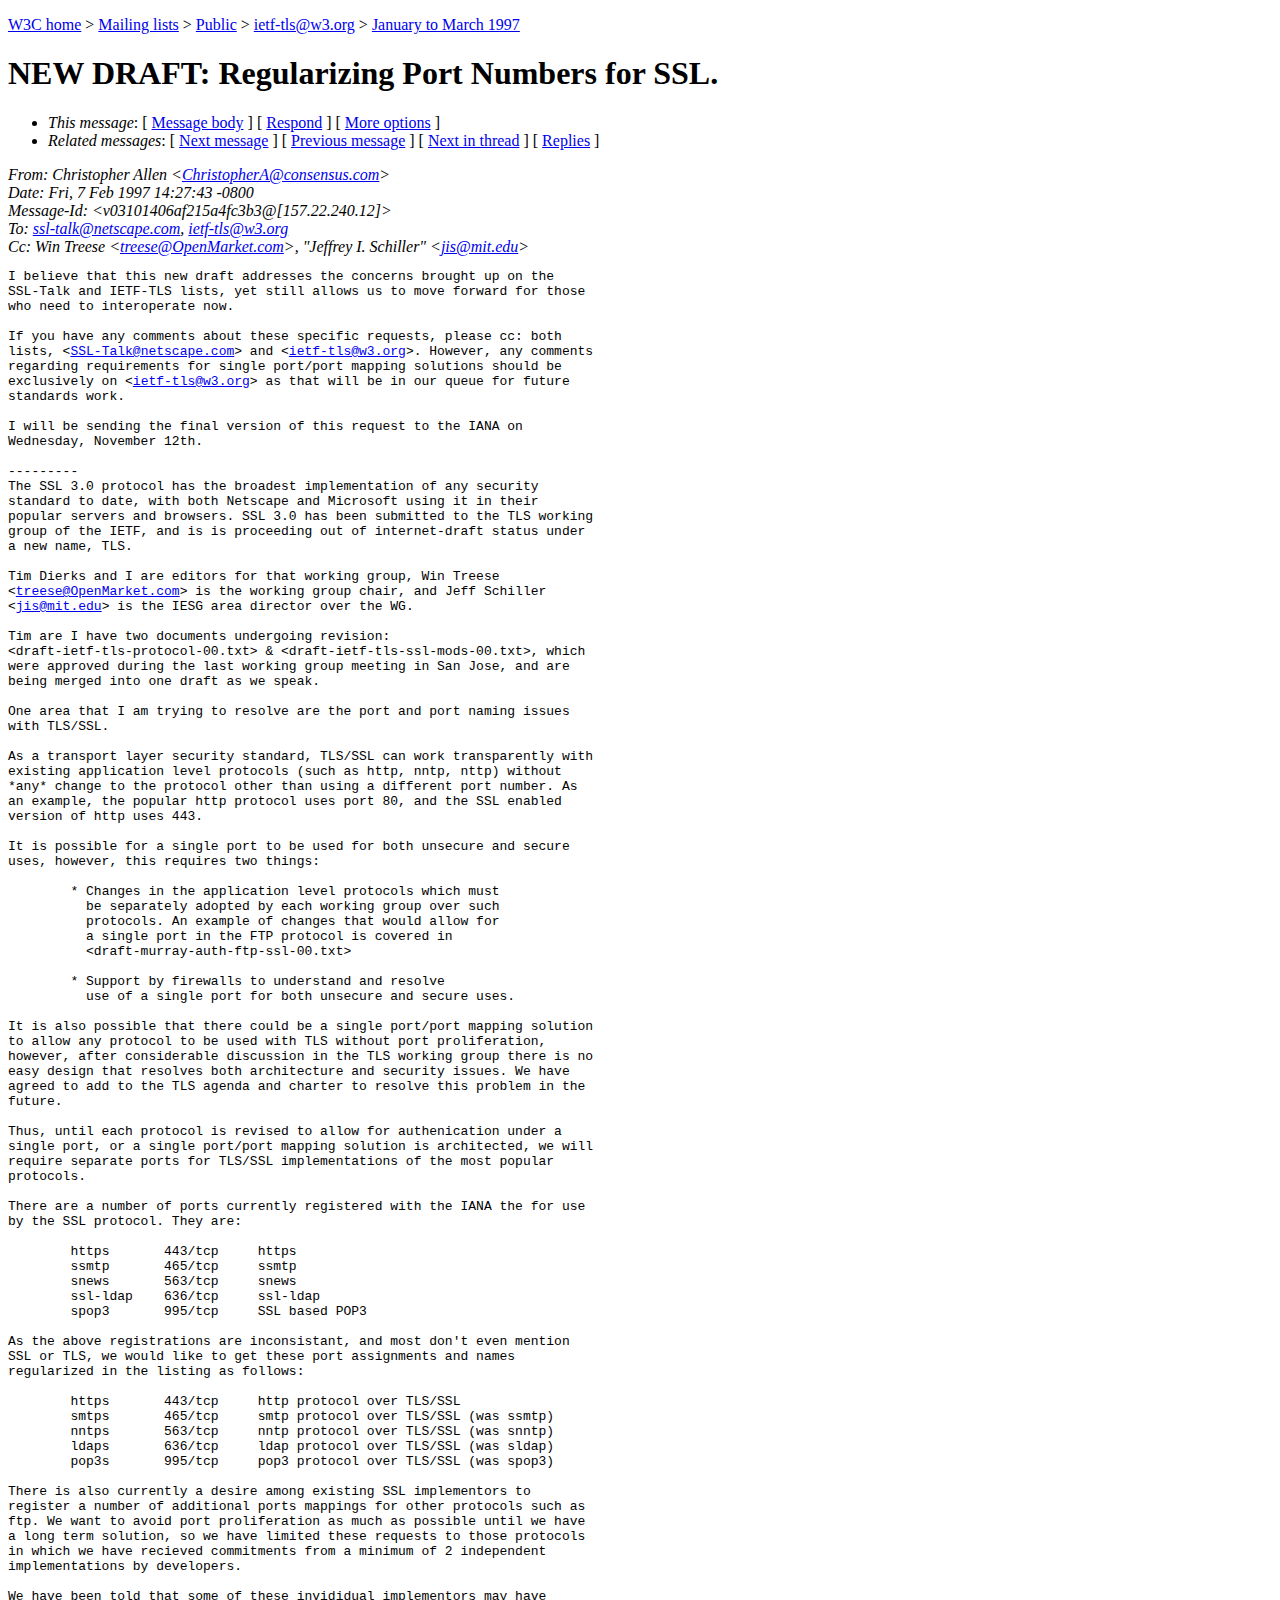
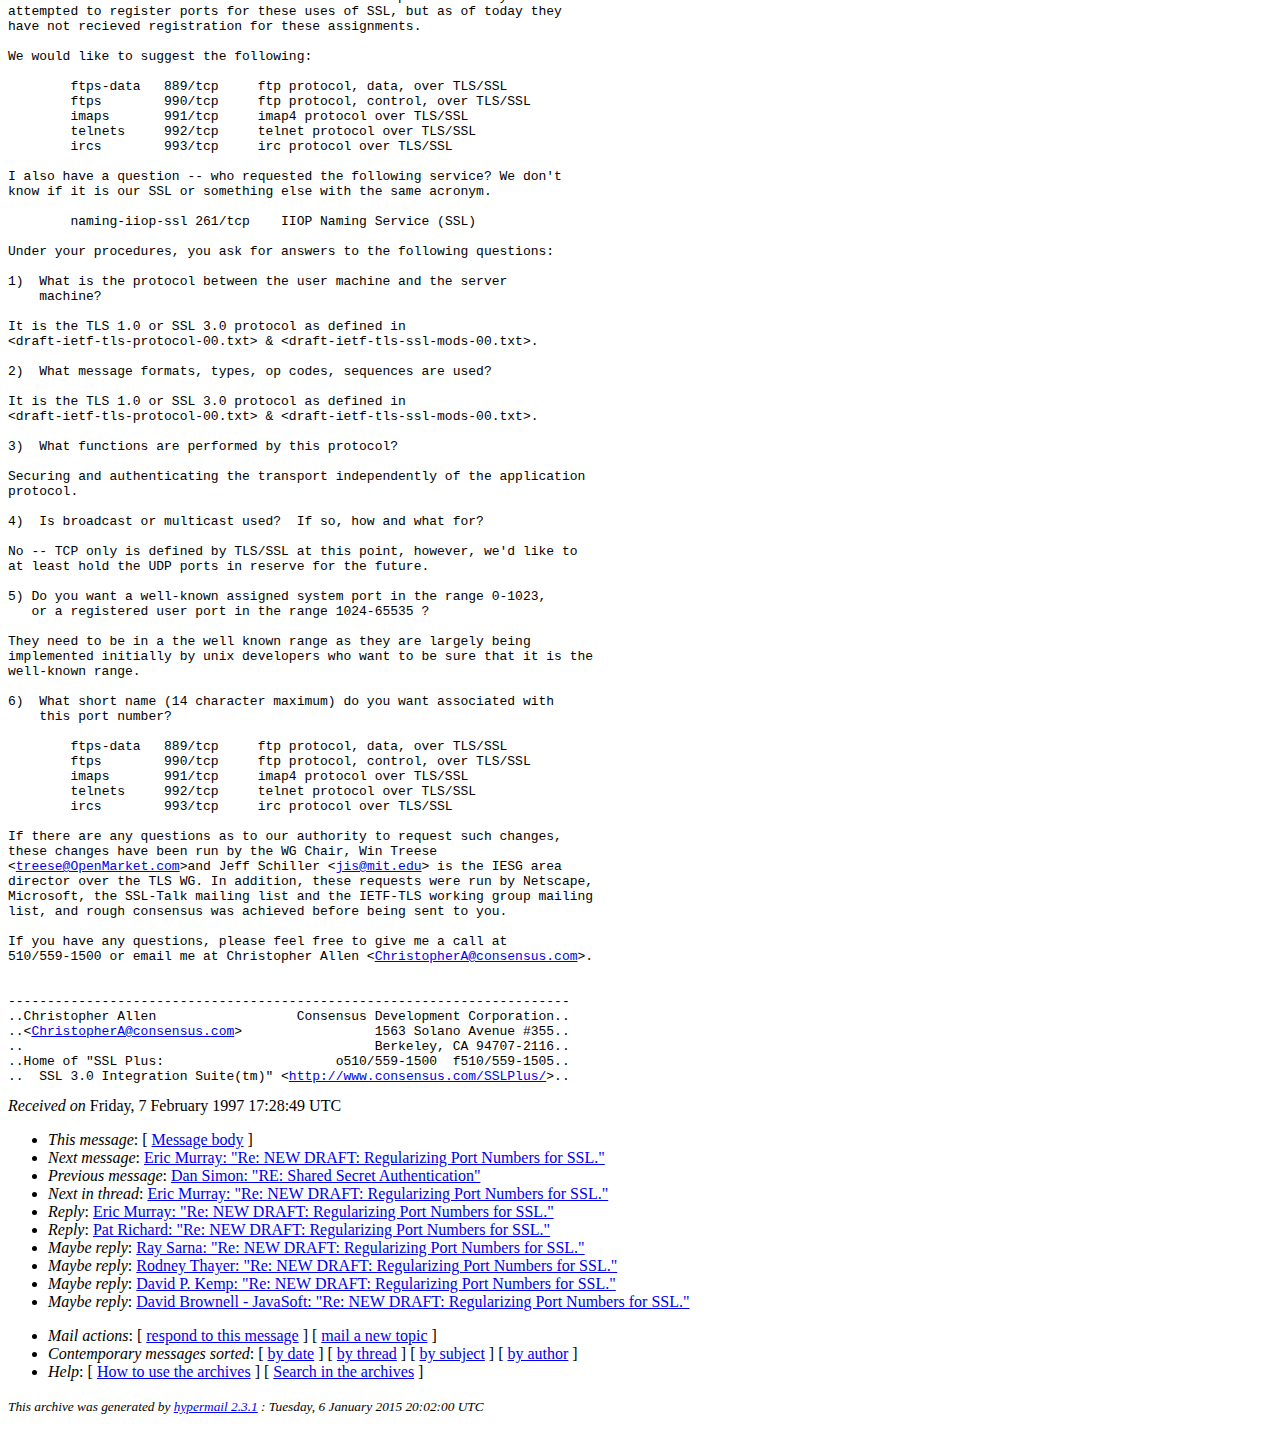
<file: Webseiten/NEW DRAFT_ Regularizing Port Numbers for SSL. from Christopher Allen on 1997-02-07 (ietf-tls@w3.org from January to March 1997).html>
<!DOCTYPE html PUBLIC "-//W3C//DTD XHTML 1.0 Strict//EN" "http://www.w3.org/TR/xhtml1/DTD/xhtml1-strict.dtd">
<!-- saved from url=(0066)https://lists.w3.org/Archives/Public/ietf-tls/1997JanMar/0079.html -->
<html xmlns="http://www.w3.org/1999/xhtml" lang="en"><head><meta http-equiv="Content-Type" content="text/html; charset=windows-1252">

<meta name="generator" content="hypermail 2.3.1, see http://www.hypermail-project.org/">
<title>NEW DRAFT: Regularizing Port Numbers for SSL. from Christopher Allen on 1997-02-07 (ietf-tls@w3.org from January to March 1997)</title>
<meta name="Author" content="Christopher Allen (ChristopherA@consensus.com)">
<meta name="Subject" content="NEW DRAFT: Regularizing Port Numbers for SSL.">
<meta name="Date" content="1997-02-07">
<link rel="stylesheet" href="./NEW DRAFT_ Regularizing Port Numbers for SSL. from Christopher Allen on 1997-02-07 (ietf-tls@w3.org from January to March 1997)_files/public-message" type="text/css">
<link rel="alternate stylesheet" title="Shorter view" href="https://www.w3.org/StyleSheets/Mail/style-short.css">
<link rel="help" href="https://lists.w3.org/Help/">
<link rel="start" href="https://lists.w3.org/Archives/Public/ietf-tls/" title="ietf-tls@w3.org archives">
<link id="vTabsCoreCSS" rel="stylesheet" href="chrome-extension://okpnlgbgcfchbicbhjmmhldhkbkfilce/themes/styles.css"></head>
<body>
<div class="head">
<map title="Navigation bar to upper levels" id="upper">
<p>
   <a href="https://www.w3.org/" title="W3C home">W3C home</a> &gt;
   <a href="https://lists.w3.org/" title="Mailing lists archives">Mailing
    lists</a> &gt;
   <a href="https://lists.w3.org/Archives/Public/" title="Public mailing
lists">Public</a> &gt;
   <a href="https://lists.w3.org/Archives/Public/ietf-tls/" title="Index of ietf-tls@w3.org" rel="start">ietf-tls@w3.org</a> &gt;
   <a href="https://lists.w3.org/Archives/Public/ietf-tls/1997JanMar/" rel="contents" title="Messages received in January to March 1997">January to March 1997</a>
</p>
</map>
<h1>NEW DRAFT: Regularizing Port Numbers for SSL.</h1>
<!-- received="Fri Feb  7 17:28:49 1997" -->
<!-- isoreceived="19970207172849" -->
<!-- sent="Fri, 7 Feb 1997 14:27:43 -0800" -->
<!-- isosent="19970207222743" -->
<!-- name="Christopher Allen" -->
<!-- email="ChristopherA&#x40;&#0099;&#0111;&#0110;&#0115;&#0101;&#0110;&#0115;&#0117;&#0115;&#0046;&#0099;&#0111;&#0109;" -->
<!-- subject="NEW DRAFT: Regularizing Port Numbers for SSL." -->
<!-- id="v03101406af215a4fc3b3@[157.22.240.12]" -->
<!-- charset="us-ascii" -->
<!-- expires="-1" -->
<map id="navbar" name="navbar">
<ul class="links">
<li>
<dfn>This message</dfn>:
[ <a href="https://lists.w3.org/Archives/Public/ietf-tls/1997JanMar/0079.html#start79" name="options1" id="options1" tabindex="1">Message body</a> ]
 [ <a href="mailto:ietf-tls@w3.org?Subject=Re%3A%20NEW%20DRAFT%3A%20Regularizing%20Port%20Numbers%20for%20SSL.&amp;In-Reply-To=%3Cv03101406af215a4fc3b3%40%5B157.22.240.12%5D%3E&amp;References=%3Cv03101406af215a4fc3b3%40%5B157.22.240.12%5D%3E" accesskey="r" title="respond to this message">Respond</a> ]
 [ <a href="https://lists.w3.org/Archives/Public/ietf-tls/1997JanMar/0079.html#options3">More options</a> ]
</li>
<li>
<dfn>Related messages</dfn>:
<!-- unext="start" -->
[ <a href="https://lists.w3.org/Archives/Public/ietf-tls/1997JanMar/0080.html" accesskey="d" title="Eric Murray: &quot;Re: NEW DRAFT: Regularizing Port Numbers for SSL.&quot;">Next message</a> ]
[ <a href="https://lists.w3.org/Archives/Public/ietf-tls/1997JanMar/0078.html" title="Dan Simon: &quot;RE: Shared Secret Authentication&quot;">Previous message</a> ]
<!-- unextthread="start" -->
[ <a href="https://lists.w3.org/Archives/Public/ietf-tls/1997JanMar/0080.html" accesskey="t" title="Eric Murray: &quot;Re: NEW DRAFT: Regularizing Port Numbers for SSL.&quot;">Next in thread</a> ]
 [ <a href="https://lists.w3.org/Archives/Public/ietf-tls/1997JanMar/0079.html#replies">Replies</a> ]
<!-- ureply="end" -->
</li>
</ul>
</map>
</div>
<!-- body="start" -->
<div class="mail">
<address class="headers">
<span id="from">
<dfn>From</dfn>: Christopher Allen &lt;<a href="mailto:ChristopherA@consensus.com?Subject=Re%3A%20NEW%20DRAFT%3A%20Regularizing%20Port%20Numbers%20for%20SSL.&amp;In-Reply-To=%3Cv03101406af215a4fc3b3%40%5B157.22.240.12%5D%3E&amp;References=%3Cv03101406af215a4fc3b3%40%5B157.22.240.12%5D%3E">ChristopherA@consensus.com</a>&gt;
</span><br>
<span id="date"><dfn>Date</dfn>: Fri, 7 Feb 1997 14:27:43 -0800</span><br>
<span id="message-id"><dfn>Message-Id</dfn>: &lt;v03101406af215a4fc3b3@[157.22.240.12]&gt;
</span><br>
<span id="to"><dfn>To</dfn>: <a href="mailto:ssl-talk@netscape.com?Subject=Re%3A%20NEW%20DRAFT%3A%20Regularizing%20Port%20Numbers%20for%20SSL.&amp;In-Reply-To=%3Cv03101406af215a4fc3b3%40%5B157.22.240.12%5D%3E&amp;References=%3Cv03101406af215a4fc3b3%40%5B157.22.240.12%5D%3E">ssl-talk@netscape.com</a>, <a href="mailto:ietf-tls@w3.org?Subject=Re%3A%20NEW%20DRAFT%3A%20Regularizing%20Port%20Numbers%20for%20SSL.&amp;In-Reply-To=%3Cv03101406af215a4fc3b3%40%5B157.22.240.12%5D%3E&amp;References=%3Cv03101406af215a4fc3b3%40%5B157.22.240.12%5D%3E">ietf-tls@w3.org</a>
</span><br>
<span id="cc"><dfn>Cc</dfn>: Win Treese &lt;<a href="mailto:treese@OpenMarket.com?Subject=Re%3A%20NEW%20DRAFT%3A%20Regularizing%20Port%20Numbers%20for%20SSL.&amp;In-Reply-To=%3Cv03101406af215a4fc3b3%40%5B157.22.240.12%5D%3E&amp;References=%3Cv03101406af215a4fc3b3%40%5B157.22.240.12%5D%3E">treese@OpenMarket.com</a>&gt;, "Jeffrey I. Schiller" &lt;<a href="mailto:jis@mit.edu?Subject=Re%3A%20NEW%20DRAFT%3A%20Regularizing%20Port%20Numbers%20for%20SSL.&amp;In-Reply-To=%3Cv03101406af215a4fc3b3%40%5B157.22.240.12%5D%3E&amp;References=%3Cv03101406af215a4fc3b3%40%5B157.22.240.12%5D%3E">jis@mit.edu</a>&gt;
</span><br>
</address>
<pre id="body"><a name="start79" accesskey="j" id="start79"></a>I believe that this new draft addresses the concerns brought up on the
SSL-Talk and IETF-TLS lists, yet still allows us to move forward for those
who need to interoperate now.

If you have any comments about these specific requests, please cc: both
lists, &lt;<a href="mailto:SSL-Talk@netscape.com?Subject=Re%3A%20NEW%20DRAFT%3A%20Regularizing%20Port%20Numbers%20for%20SSL.&amp;In-Reply-To=%3Cv03101406af215a4fc3b3%40%5B157.22.240.12%5D%3E&amp;References=%3Cv03101406af215a4fc3b3%40%5B157.22.240.12%5D%3E">SSL-Talk@netscape.com</a>&gt; and &lt;<a href="mailto:ietf-tls@w3.org?Subject=Re%3A%20NEW%20DRAFT%3A%20Regularizing%20Port%20Numbers%20for%20SSL.&amp;In-Reply-To=%3Cv03101406af215a4fc3b3%40%5B157.22.240.12%5D%3E&amp;References=%3Cv03101406af215a4fc3b3%40%5B157.22.240.12%5D%3E">ietf-tls@w3.org</a>&gt;. However, any comments
regarding requirements for single port/port mapping solutions should be
exclusively on &lt;<a href="mailto:ietf-tls@w3.org?Subject=Re%3A%20NEW%20DRAFT%3A%20Regularizing%20Port%20Numbers%20for%20SSL.&amp;In-Reply-To=%3Cv03101406af215a4fc3b3%40%5B157.22.240.12%5D%3E&amp;References=%3Cv03101406af215a4fc3b3%40%5B157.22.240.12%5D%3E">ietf-tls@w3.org</a>&gt; as that will be in our queue for future
standards work.

I will be sending the final version of this request to the IANA on
Wednesday, November 12th.

---------
The SSL 3.0 protocol has the broadest implementation of any security
standard to date, with both Netscape and Microsoft using it in their
popular servers and browsers. SSL 3.0 has been submitted to the TLS working
group of the IETF, and is is proceeding out of internet-draft status under
a new name, TLS.

Tim Dierks and I are editors for that working group, Win Treese
&lt;<a href="mailto:treese@OpenMarket.com?Subject=Re%3A%20NEW%20DRAFT%3A%20Regularizing%20Port%20Numbers%20for%20SSL.&amp;In-Reply-To=%3Cv03101406af215a4fc3b3%40%5B157.22.240.12%5D%3E&amp;References=%3Cv03101406af215a4fc3b3%40%5B157.22.240.12%5D%3E">treese@OpenMarket.com</a>&gt; is the working group chair, and Jeff Schiller
&lt;<a href="mailto:jis@mit.edu?Subject=Re%3A%20NEW%20DRAFT%3A%20Regularizing%20Port%20Numbers%20for%20SSL.&amp;In-Reply-To=%3Cv03101406af215a4fc3b3%40%5B157.22.240.12%5D%3E&amp;References=%3Cv03101406af215a4fc3b3%40%5B157.22.240.12%5D%3E">jis@mit.edu</a>&gt; is the IESG area director over the WG.

Tim are I have two documents undergoing revision:
&lt;draft-ietf-tls-protocol-00.txt&gt; &amp; &lt;draft-ietf-tls-ssl-mods-00.txt&gt;, which
were approved during the last working group meeting in San Jose, and are
being merged into one draft as we speak.

One area that I am trying to resolve are the port and port naming issues
with TLS/SSL.

As a transport layer security standard, TLS/SSL can work transparently with
existing application level protocols (such as http, nntp, nttp) without
*any* change to the protocol other than using a different port number. As
an example, the popular http protocol uses port 80, and the SSL enabled
version of http uses 443.

It is possible for a single port to be used for both unsecure and secure
uses, however, this requires two things:

	* Changes in the application level protocols which must
          be separately adopted by each working group over such
          protocols. An example of changes that would allow for
          a single port in the FTP protocol is covered in
          &lt;draft-murray-auth-ftp-ssl-00.txt&gt;

        * Support by firewalls to understand and resolve
          use of a single port for both unsecure and secure uses.

It is also possible that there could be a single port/port mapping solution
to allow any protocol to be used with TLS without port proliferation,
however, after considerable discussion in the TLS working group there is no
easy design that resolves both architecture and security issues. We have
agreed to add to the TLS agenda and charter to resolve this problem in the
future.

Thus, until each protocol is revised to allow for authenication under a
single port, or a single port/port mapping solution is architected, we will
require separate ports for TLS/SSL implementations of the most popular
protocols.

There are a number of ports currently registered with the IANA the for use
by the SSL protocol. They are:

	https       443/tcp	https
	ssmtp       465/tcp	ssmtp
	snews       563/tcp	snews
	ssl-ldap    636/tcp	ssl-ldap
	spop3       995/tcp	SSL based POP3

As the above registrations are inconsistant, and most don't even mention
SSL or TLS, we would like to get these port assignments and names
regularized in the listing as follows:

	https       443/tcp	http protocol over TLS/SSL
	smtps       465/tcp	smtp protocol over TLS/SSL (was ssmtp)
	nntps       563/tcp	nntp protocol over TLS/SSL (was snntp)
	ldaps       636/tcp	ldap protocol over TLS/SSL (was sldap)
	pop3s       995/tcp	pop3 protocol over TLS/SSL (was spop3)

There is also currently a desire among existing SSL implementors to
register a number of additional ports mappings for other protocols such as
ftp. We want to avoid port proliferation as much as possible until we have
a long term solution, so we have limited these requests to those protocols
in which we have recieved commitments from a minimum of 2 independent
implementations by developers.

We have been told that some of these invididual implementors may have
attempted to register ports for these uses of SSL, but as of today they
have not recieved registration for these assignments.

We would like to suggest the following:

	ftps-data   889/tcp	ftp protocol, data, over TLS/SSL
	ftps	    990/tcp	ftp protocol, control, over TLS/SSL
	imaps       991/tcp 	imap4 protocol over TLS/SSL
	telnets     992/tcp  	telnet protocol over TLS/SSL
	ircs        993/tcp  	irc protocol over TLS/SSL

I also have a question -- who requested the following service? We don't
know if it is our SSL or something else with the same acronym.

	naming-iiop-ssl 261/tcp    IIOP Naming Service (SSL)

Under your procedures, you ask for answers to the following questions:

1)  What is the protocol between the user machine and the server
    machine?

It is the TLS 1.0 or SSL 3.0 protocol as defined in
&lt;draft-ietf-tls-protocol-00.txt&gt; &amp; &lt;draft-ietf-tls-ssl-mods-00.txt&gt;.

2)  What message formats, types, op codes, sequences are used?

It is the TLS 1.0 or SSL 3.0 protocol as defined in
&lt;draft-ietf-tls-protocol-00.txt&gt; &amp; &lt;draft-ietf-tls-ssl-mods-00.txt&gt;.

3)  What functions are performed by this protocol?

Securing and authenticating the transport independently of the application
protocol.

4)  Is broadcast or multicast used?  If so, how and what for?

No -- TCP only is defined by TLS/SSL at this point, however, we'd like to
at least hold the UDP ports in reserve for the future.

5) Do you want a well-known assigned system port in the range 0-1023,
   or a registered user port in the range 1024-65535 ?

They need to be in a the well known range as they are largely being
implemented initially by unix developers who want to be sure that it is the
well-known range.

6)  What short name (14 character maximum) do you want associated with
    this port number?

	ftps-data   889/tcp	ftp protocol, data, over TLS/SSL
	ftps	    990/tcp	ftp protocol, control, over TLS/SSL
	imaps       991/tcp 	imap4 protocol over TLS/SSL
	telnets     992/tcp  	telnet protocol over TLS/SSL
	ircs        993/tcp  	irc protocol over TLS/SSL

If there are any questions as to our authority to request such changes,
these changes have been run by the WG Chair, Win Treese
&lt;<a href="mailto:treese@OpenMarket.com?Subject=Re%3A%20NEW%20DRAFT%3A%20Regularizing%20Port%20Numbers%20for%20SSL.&amp;In-Reply-To=%3Cv03101406af215a4fc3b3%40%5B157.22.240.12%5D%3E&amp;References=%3Cv03101406af215a4fc3b3%40%5B157.22.240.12%5D%3E">treese@OpenMarket.com</a>&gt;and Jeff Schiller &lt;<a href="mailto:jis@mit.edu?Subject=Re%3A%20NEW%20DRAFT%3A%20Regularizing%20Port%20Numbers%20for%20SSL.&amp;In-Reply-To=%3Cv03101406af215a4fc3b3%40%5B157.22.240.12%5D%3E&amp;References=%3Cv03101406af215a4fc3b3%40%5B157.22.240.12%5D%3E">jis@mit.edu</a>&gt; is the IESG area
director over the TLS WG. In addition, these requests were run by Netscape,
Microsoft, the SSL-Talk mailing list and the IETF-TLS working group mailing
list, and rough consensus was achieved before being sent to you.

If you have any questions, please feel free to give me a call at
510/559-1500 or email me at Christopher Allen &lt;<a href="mailto:ChristopherA@consensus.com?Subject=Re%3A%20NEW%20DRAFT%3A%20Regularizing%20Port%20Numbers%20for%20SSL.&amp;In-Reply-To=%3Cv03101406af215a4fc3b3%40%5B157.22.240.12%5D%3E&amp;References=%3Cv03101406af215a4fc3b3%40%5B157.22.240.12%5D%3E">ChristopherA@consensus.com</a>&gt;.


------------------------------------------------------------------------
..Christopher Allen                  Consensus Development Corporation..
..&lt;<a href="mailto:ChristopherA@consensus.com?Subject=Re%3A%20NEW%20DRAFT%3A%20Regularizing%20Port%20Numbers%20for%20SSL.&amp;In-Reply-To=%3Cv03101406af215a4fc3b3%40%5B157.22.240.12%5D%3E&amp;References=%3Cv03101406af215a4fc3b3%40%5B157.22.240.12%5D%3E">ChristopherA@consensus.com</a>&gt;                 1563 Solano Avenue #355..
..                                             Berkeley, CA 94707-2116..
..Home of "SSL Plus:                      o510/559-1500  f510/559-1505..
..  SSL 3.0 Integration Suite(tm)" &lt;<a href="http://www.consensus.com/SSLPlus/">http://www.consensus.com/SSLPlus/</a>&gt;..
</pre>
<span id="received"><dfn>Received on</dfn> Friday,  7 February 1997 17:28:49 UTC</span>
</div>
<!-- body="end" -->
<div class="foot">
<map id="navbarfoot" name="navbarfoot" title="Related messages">
<ul class="links">
<li><dfn>This message</dfn>: [ <a href="https://lists.w3.org/Archives/Public/ietf-tls/1997JanMar/0079.html#start79">Message body</a> ]</li>
<!-- lnext="start" -->
<li><dfn>Next message</dfn>: <a href="https://lists.w3.org/Archives/Public/ietf-tls/1997JanMar/0080.html" title="Next message in the list">Eric Murray: "Re: NEW DRAFT: Regularizing Port Numbers for SSL."</a></li>
<li><dfn>Previous message</dfn>: <a href="https://lists.w3.org/Archives/Public/ietf-tls/1997JanMar/0078.html" title="Previous message in the list">Dan Simon: "RE: Shared Secret Authentication"</a></li>
<!-- lnextthread="start" -->
<li><dfn>Next in thread</dfn>: <a href="https://lists.w3.org/Archives/Public/ietf-tls/1997JanMar/0080.html" title="Next message in this discussion thread">Eric Murray: "Re: NEW DRAFT: Regularizing Port Numbers for SSL."</a></li>
<li><a name="replies" id="replies"></a>
<dfn>Reply</dfn>: <a href="https://lists.w3.org/Archives/Public/ietf-tls/1997JanMar/0080.html" title="Message sent in reply to this message">Eric Murray: "Re: NEW DRAFT: Regularizing Port Numbers for SSL."</a></li>
<li><dfn>Reply</dfn>: <a href="https://lists.w3.org/Archives/Public/ietf-tls/1997JanMar/0081.html" title="Message sent in reply to this message">Pat Richard: "Re: NEW DRAFT: Regularizing Port Numbers for SSL."</a></li>
<li><dfn>Maybe reply</dfn>: <a href="https://lists.w3.org/Archives/Public/ietf-tls/1997JanMar/0085.html" title="Message sent in reply to this message">Ray Sarna: "Re: NEW DRAFT: Regularizing Port Numbers for SSL."</a></li>
<li><dfn>Maybe reply</dfn>: <a href="https://lists.w3.org/Archives/Public/ietf-tls/1997JanMar/0095.html" title="Message sent in reply to this message">Rodney Thayer: "Re: NEW DRAFT: Regularizing Port Numbers for SSL."</a></li>
<li><dfn>Maybe reply</dfn>: <a href="https://lists.w3.org/Archives/Public/ietf-tls/1997JanMar/0102.html" title="Message sent in reply to this message">David P. Kemp: "Re: NEW DRAFT: Regularizing Port Numbers for SSL."</a></li>
<li><dfn>Maybe reply</dfn>: <a href="https://lists.w3.org/Archives/Public/ietf-tls/1997JanMar/0105.html" title="Message sent in reply to this message">David Brownell - JavaSoft: "Re: NEW DRAFT: Regularizing Port Numbers for SSL."</a></li>
<!-- lreply="end" -->
</ul>
<ul class="links">
<li><a name="options3" id="options3"></a><dfn>Mail actions</dfn>: [ <a href="mailto:ietf-tls@w3.org?Subject=Re%3A%20NEW%20DRAFT%3A%20Regularizing%20Port%20Numbers%20for%20SSL.&amp;In-Reply-To=%3Cv03101406af215a4fc3b3%40%5B157.22.240.12%5D%3E&amp;References=%3Cv03101406af215a4fc3b3%40%5B157.22.240.12%5D%3E">respond to this message</a> ] [ <a href="mailto:ietf-tls@w3.org">mail a new topic</a> ]</li>
<li><dfn>Contemporary messages sorted</dfn>: [ <a href="https://lists.w3.org/Archives/Public/ietf-tls/1997JanMar/index.html#msg79" title="Contemporary messages by date">by date</a> ] [ <a href="https://lists.w3.org/Archives/Public/ietf-tls/1997JanMar/thread.html#msg79" title="Contemporary discussion threads">by thread</a> ] [ <a href="https://lists.w3.org/Archives/Public/ietf-tls/1997JanMar/subject.html#msg79" title="Contemporary messages by subject">by subject</a> ] [ <a href="https://lists.w3.org/Archives/Public/ietf-tls/1997JanMar/author.html#msg79" title="Contemporary messages by author">by author</a> ]</li>
<li><dfn>Help</dfn>: [ <a href="https://lists.w3.org/Help/" accesskey="h" rel="help">How to use the archives</a> ] [ <a href="https://www.w3.org/Search/Mail/Public/search?type-index=ietf-tls&amp;index-type=t">Search in the archives</a> ]
</li></ul>
</map>
</div>
<!-- trailer="footer" -->
<p><small><em>
This archive was generated by <a href="http://www.hypermail-project.org/">hypermail 2.3.1</a>
: Tuesday,  6 January 2015 20:02:00 UTC
</em></small></p>


</body></html>
</file>
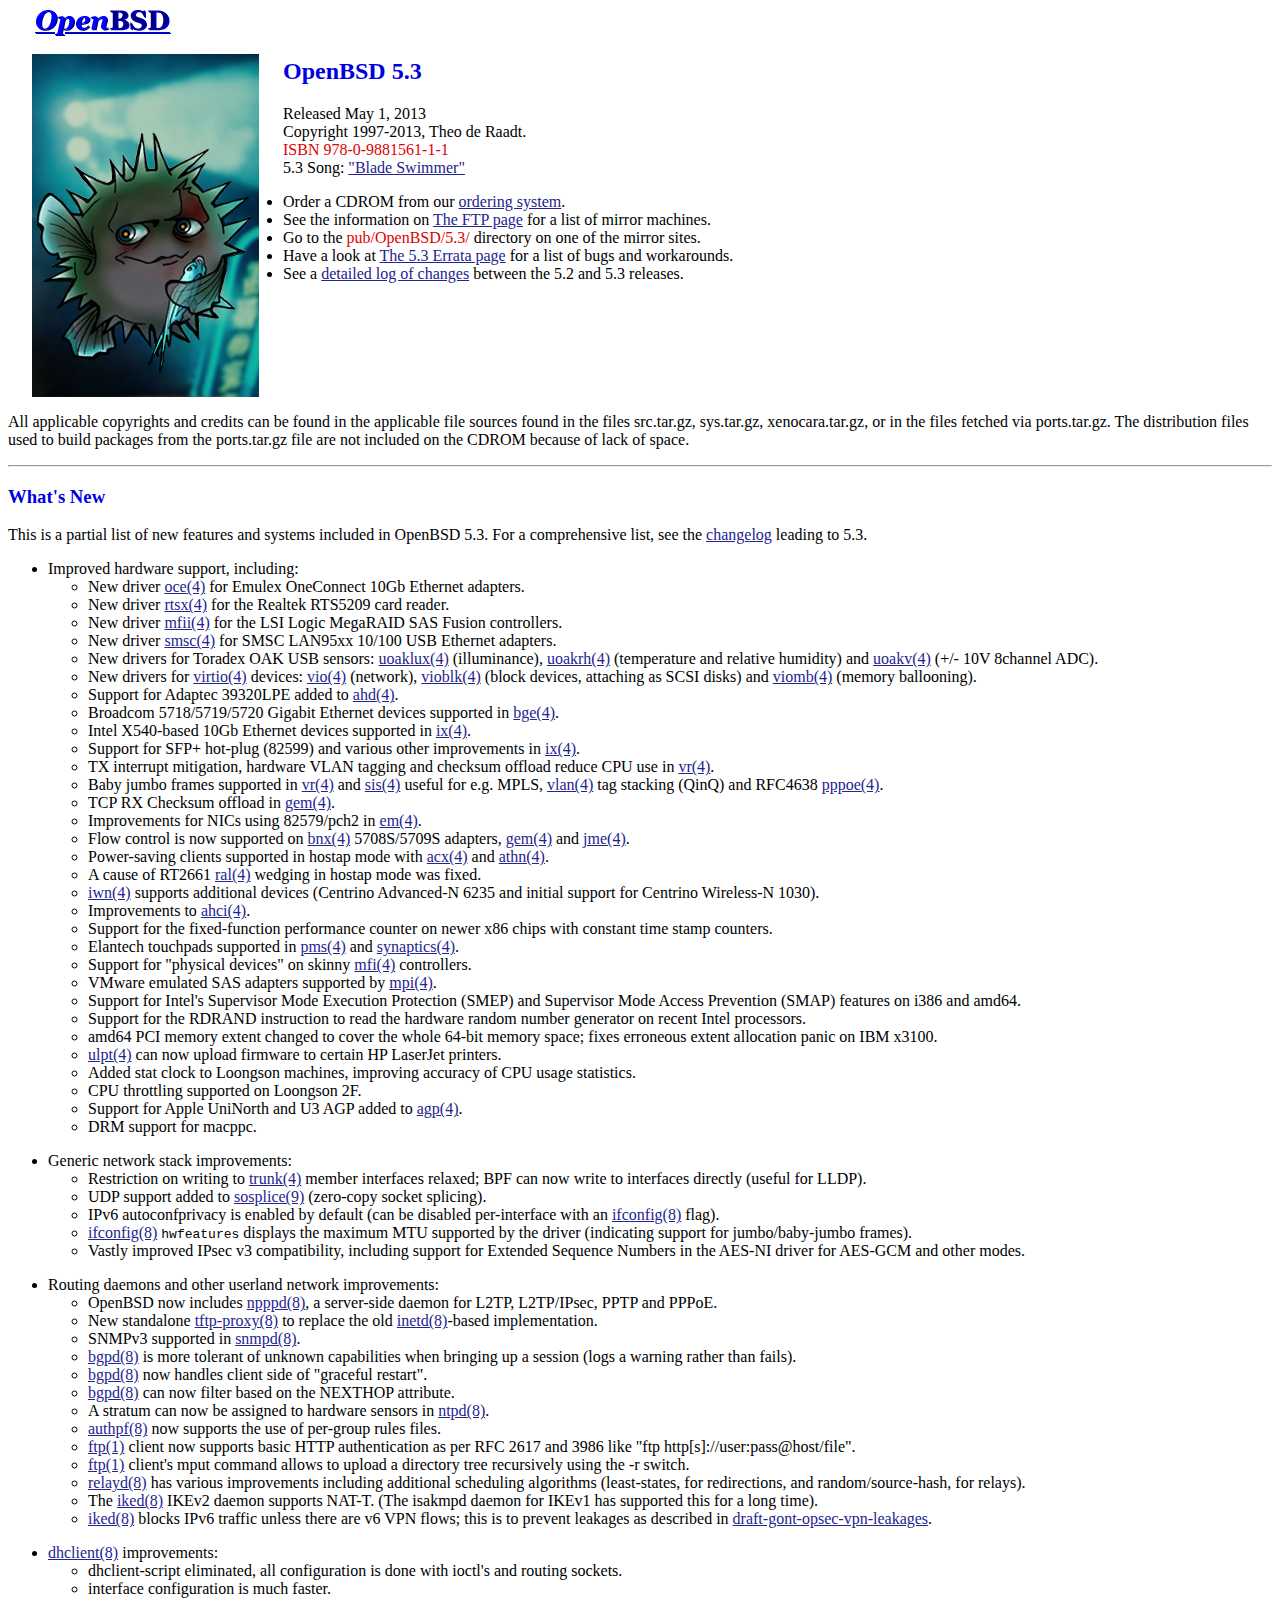
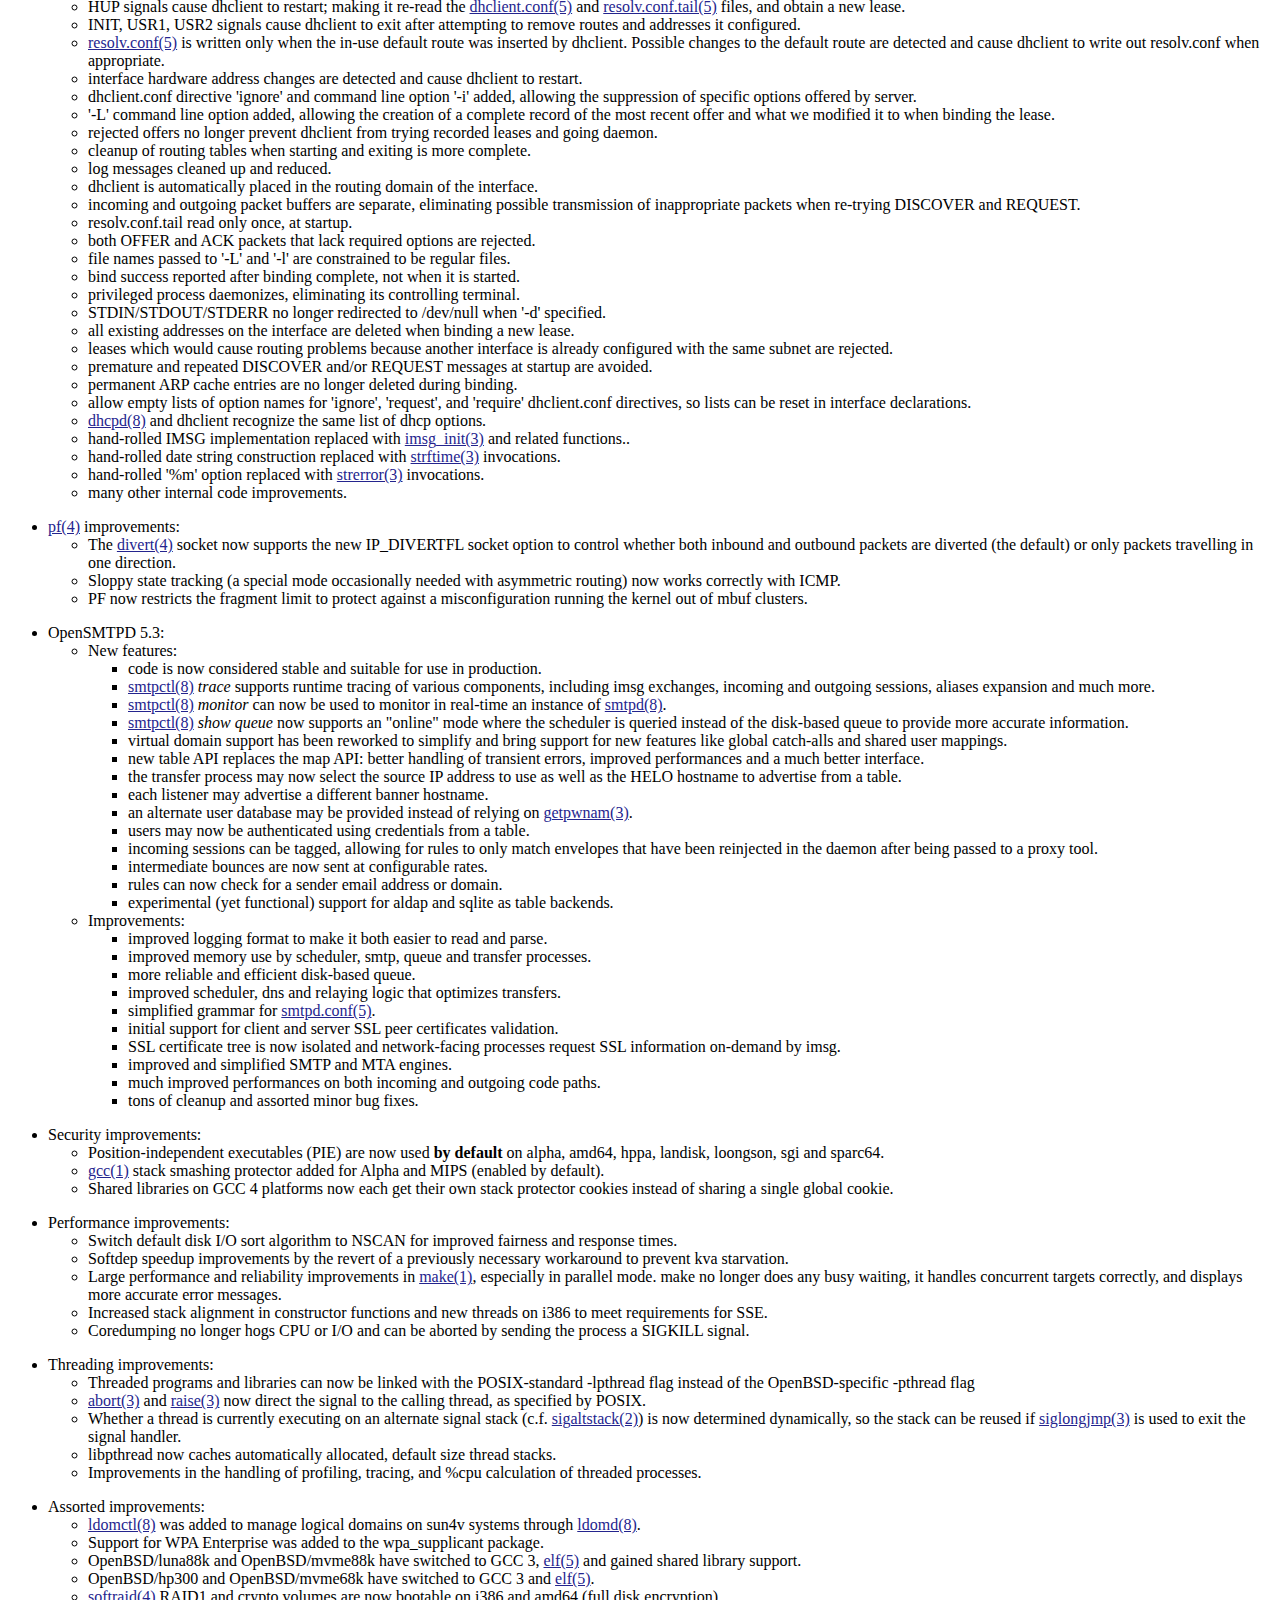
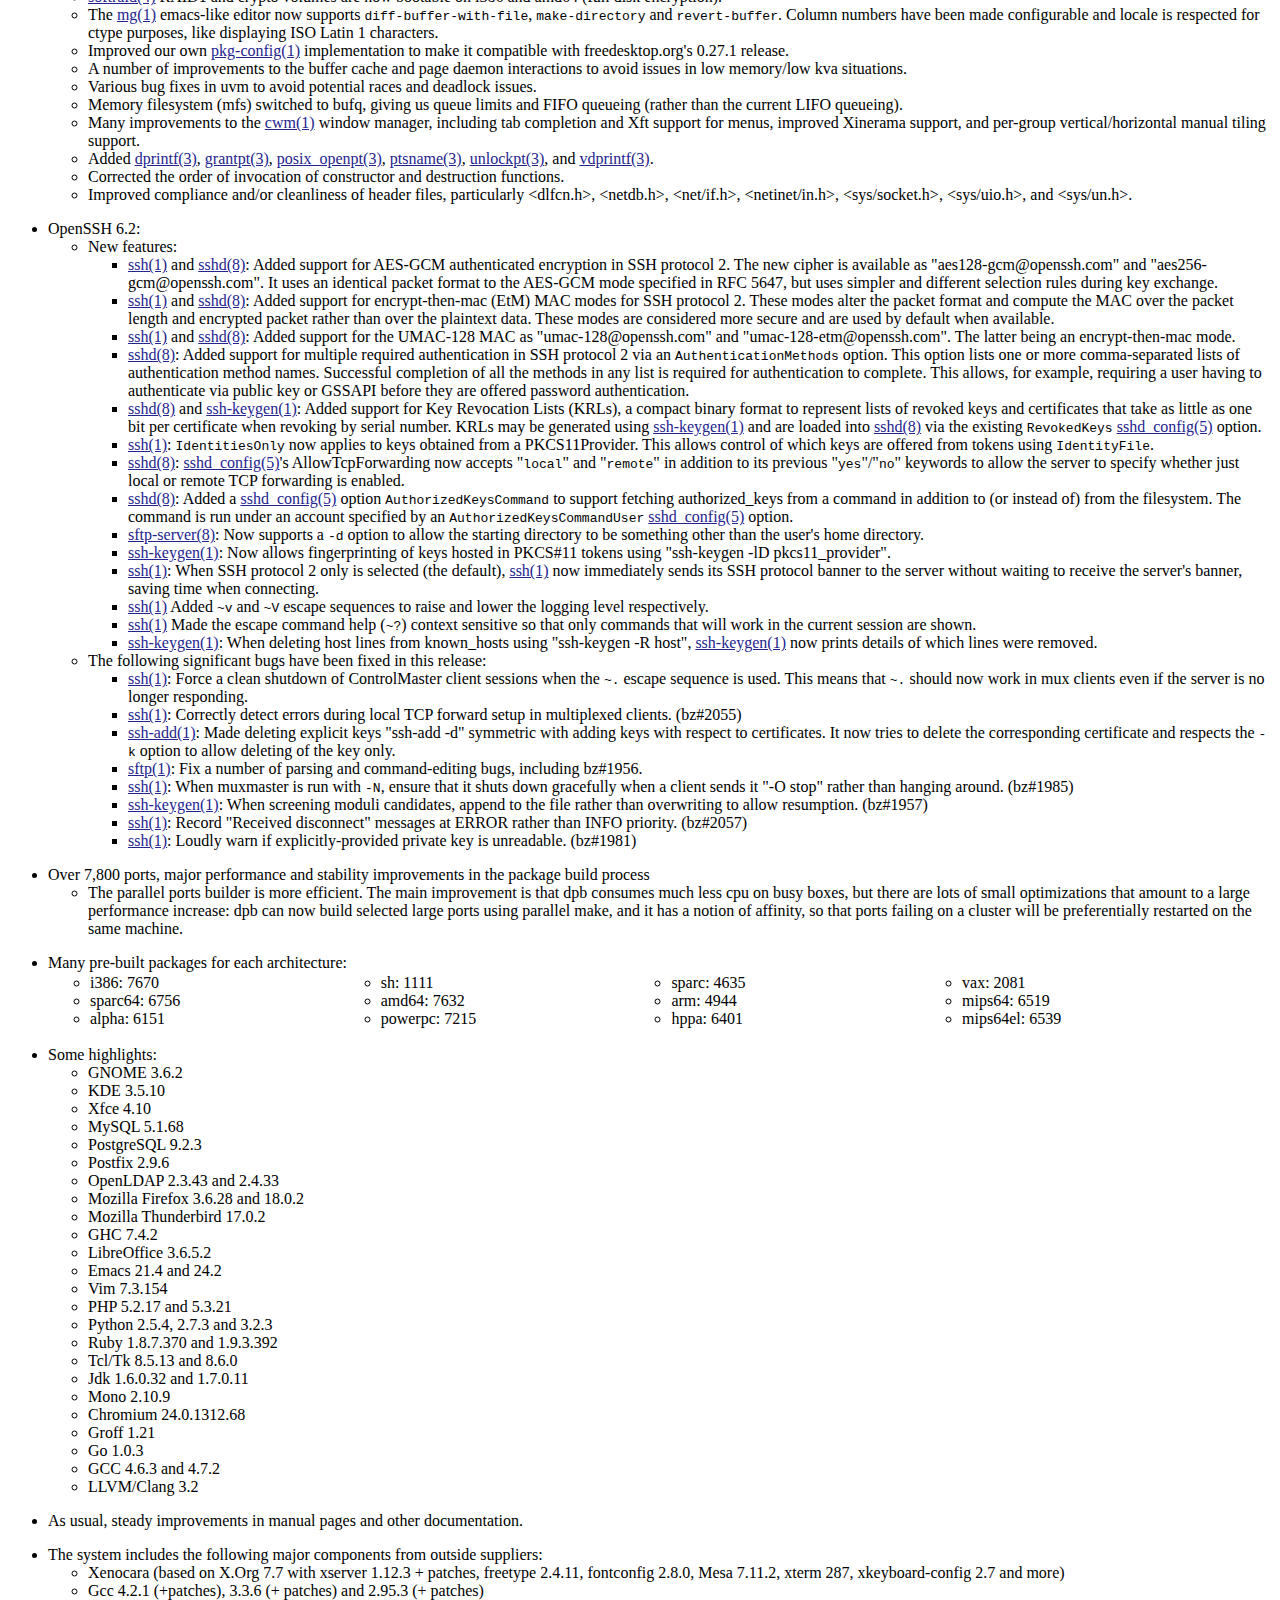
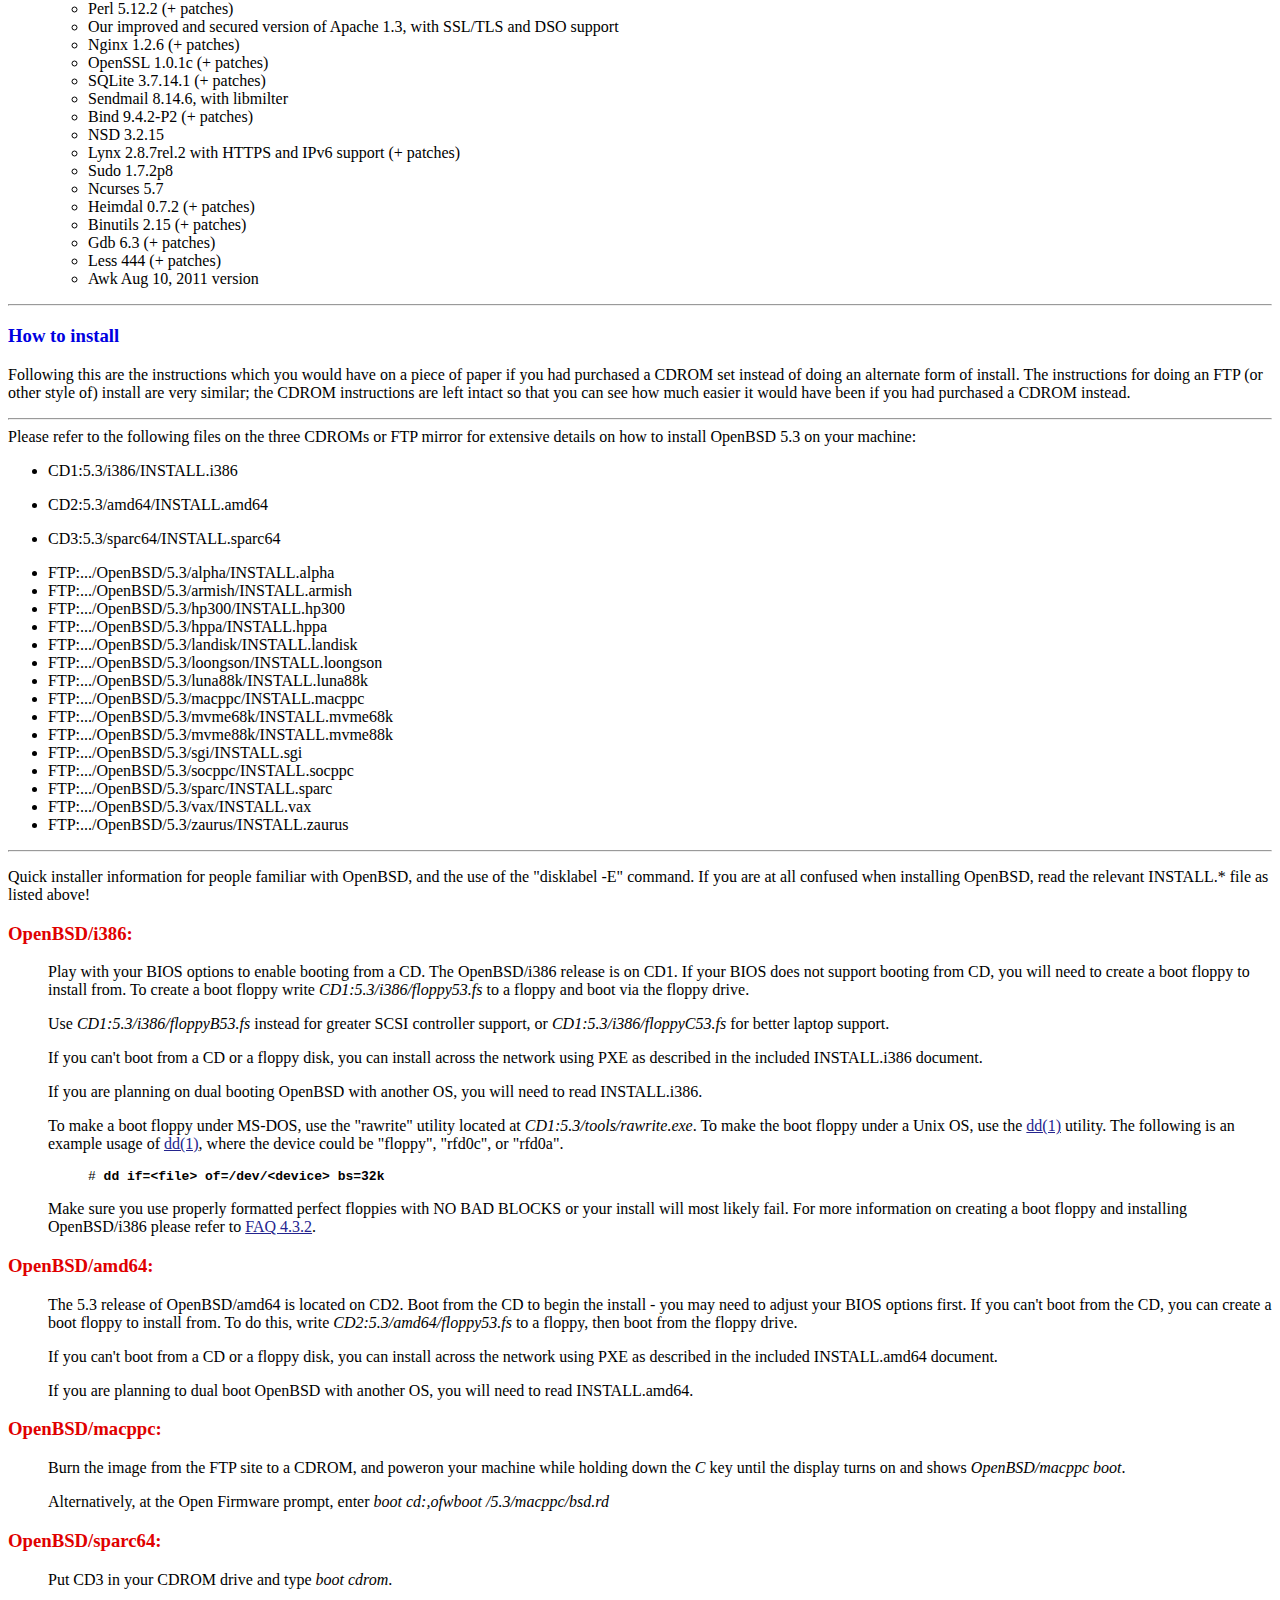
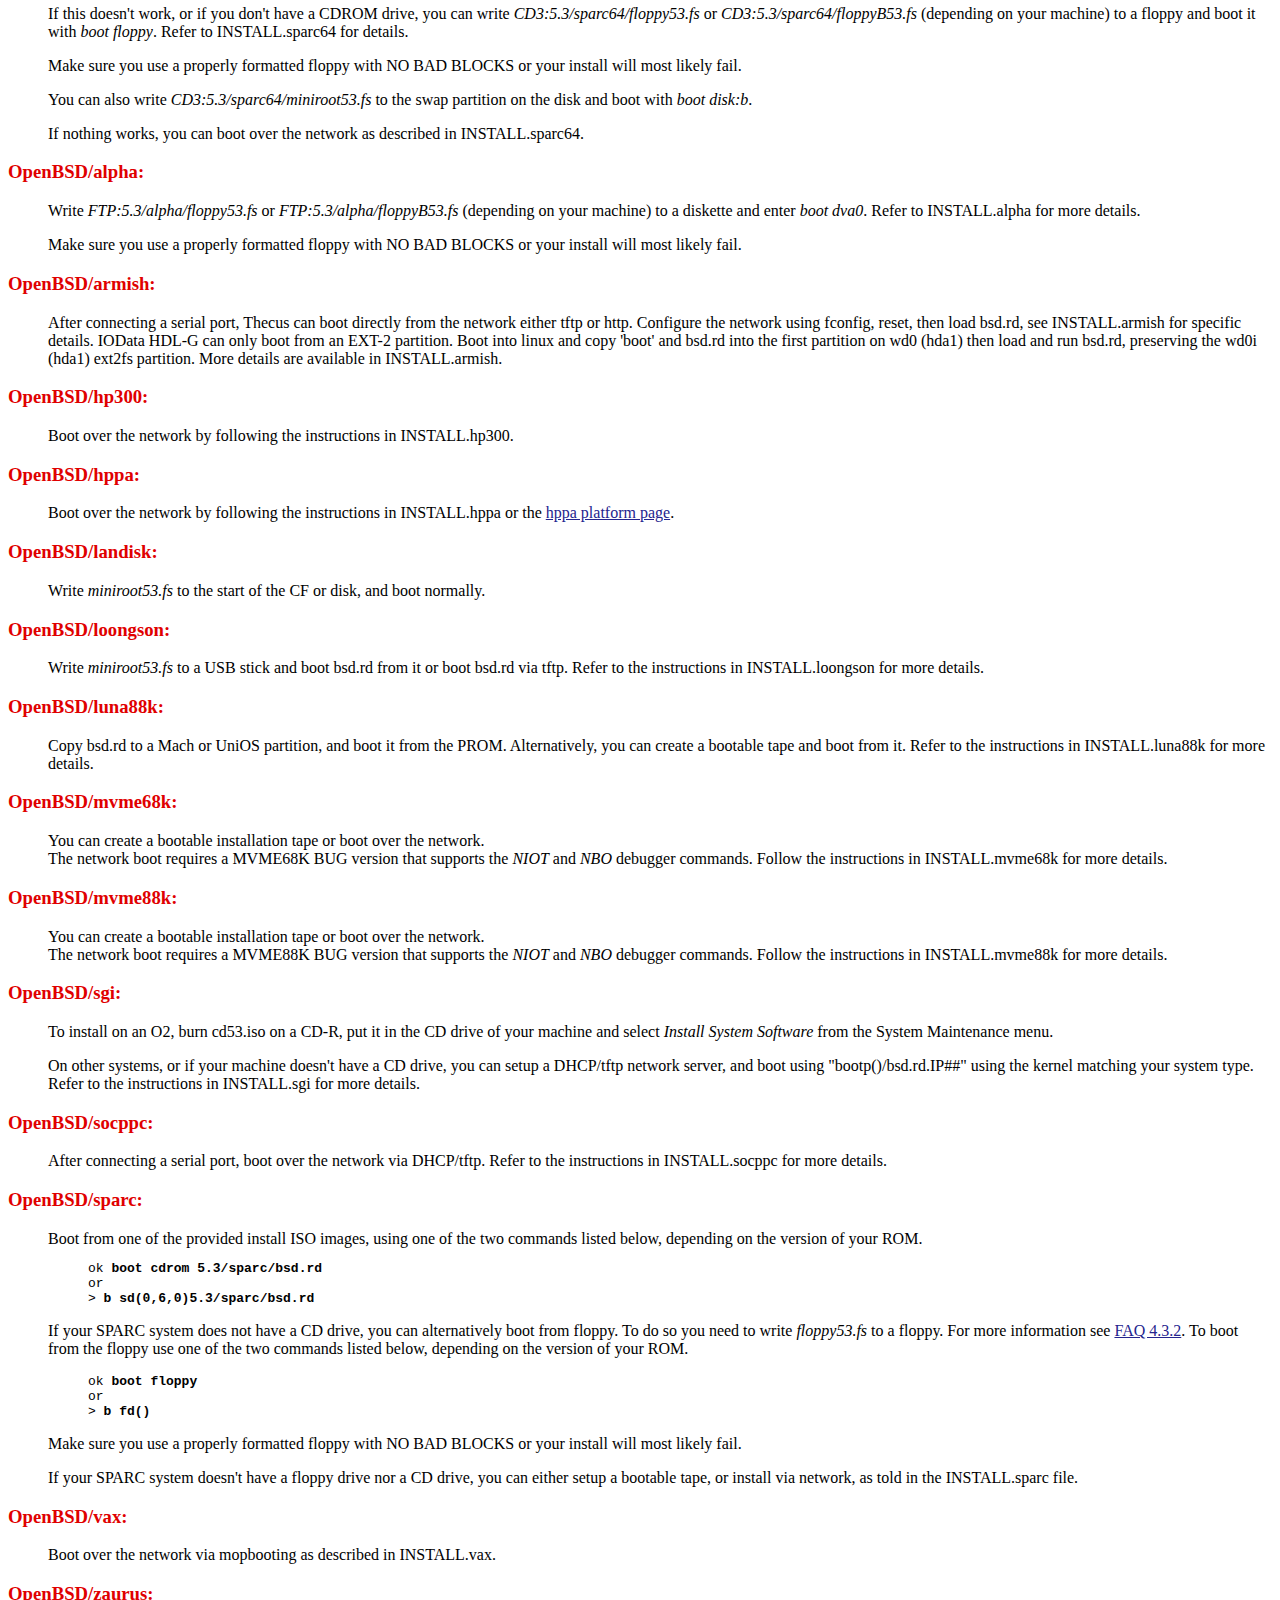
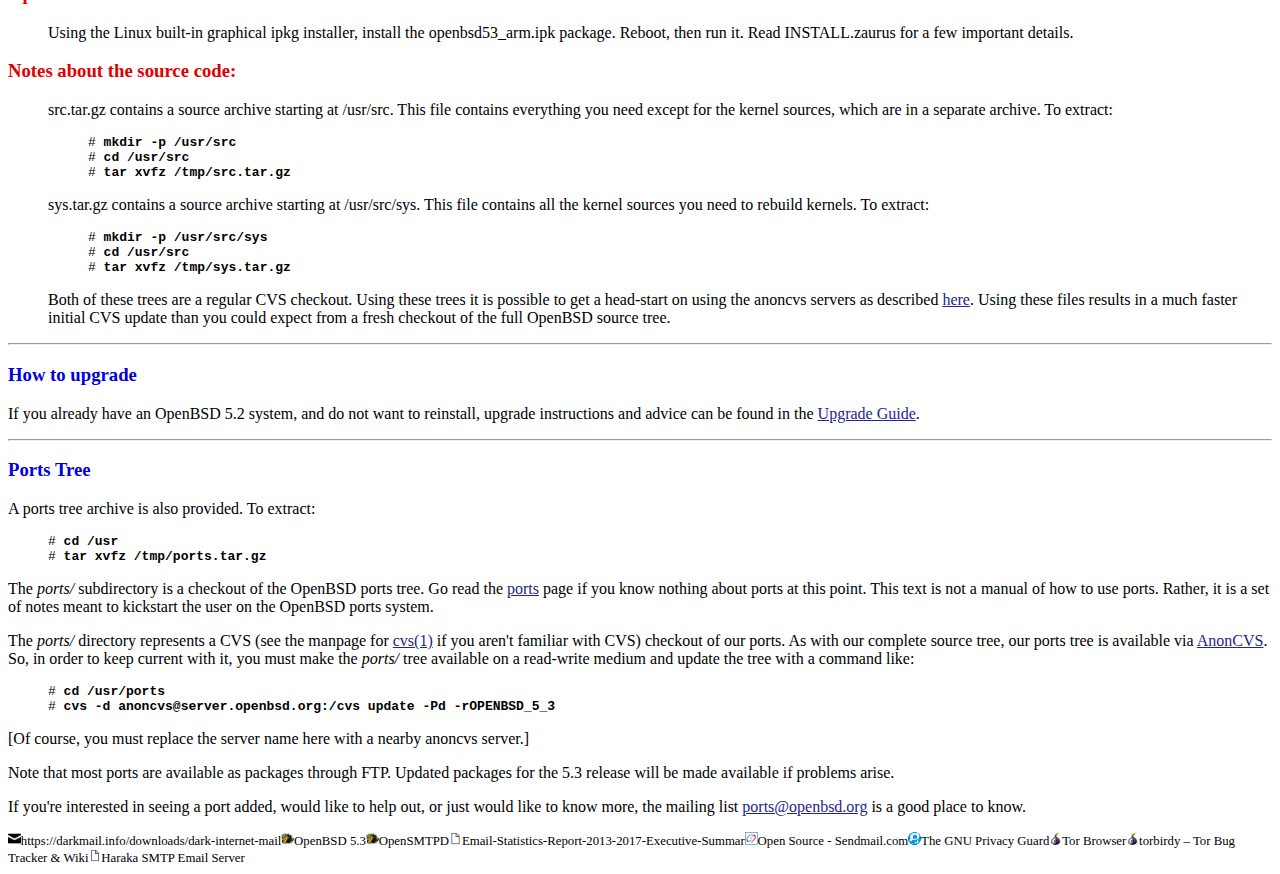
<file: Webseiten/OpenBSD 5.3.html>
<!DOCTYPE html PUBLIC "-//W3C//DTD HTML 4.01 Transitional//EN">
<!-- saved from url=(0030)http://www.openbsd.org/53.html -->
<html><head><meta http-equiv="Content-Type" content="text/html; charset=windows-1252">
<title>OpenBSD 5.3</title>

<meta name="description" content="OpenBSD 5.3">
<meta name="copyright" content="This document copyright 2013 by OpenBSD.">
<link rel="canonical" href="http://www.openbsd.org/53.html">
<link id="vTabsCoreCSS" rel="stylesheet" href="chrome-extension://okpnlgbgcfchbicbhjmmhldhkbkfilce/themes/styles.css"></head>

<body bgcolor="#ffffff" text="#000000" link="#24248E">

<a href="http://www.openbsd.org/index.html">
<img alt="[OpenBSD]" height="30" width="141" hspace="24" src="./OpenBSD 5.3_files/smalltitle.gif" border="0"></a>
<p>

<a href="./OpenBSD 5.3_files/RoyPuffy.jpg">
<img align="left" width="227" height="343" hspace="24" src="./OpenBSD 5.3_files/RoyPuffy.jpg"></a>
</p><h2><font color="#0000e0">OpenBSD 5.3</font></h2>
<p>
Released May 1, 2013<br>
Copyright 1997-2013, Theo de Raadt.<br>
<font color="#e00000">ISBN 978-0-9881561-1-1</font>
<br>
5.3 Song: <a href="http://www.openbsd.org/lyrics.html#53">"Blade Swimmer"</a>
</p><p>
</p><ul>
<li>Order a CDROM from our <a href="https://openbsdstore.com/">ordering system</a>.
</li><li>See the information on <a href="http://www.openbsd.org/ftp.html">The FTP page</a> for
    a list of mirror machines.
</li><li>Go to the <font color="#e00000">pub/OpenBSD/5.3/</font> directory on
    one of the mirror sites.
</li><li>Have a look at <a href="http://www.openbsd.org/errata53.html">The 5.3 Errata page</a> for a list
    of bugs and workarounds.
</li><li>See a <a href="http://www.openbsd.org/plus53.html">detailed log of changes</a> between the
    5.2 and 5.3 releases.
</li></ul>
<br clear="all">
<p>
All applicable copyrights and credits can be found in the applicable
file sources found in the files src.tar.gz, sys.tar.gz,
xenocara.tar.gz, or in the files fetched via ports.tar.gz.  The
distribution files used to build packages from the ports.tar.gz file
are not included on the CDROM because of lack of space.
</p><p>

<a name="new"></a>
</p><hr>
<p>
</p><h3><font color="#0000e0">What's New</font></h3>
<p>
This is a partial list of new features and systems included in OpenBSD 5.3.
For a comprehensive list, see the <a href="http://www.openbsd.org/plus53.html">changelog</a> leading
to 5.3.
</p><p>

</p><ul>
<li>Improved hardware support, including:
    <ul>
    <li>New driver <a href="http://www.openbsd.org/cgi-bin/man.cgi?query=oce&amp;sektion=4">oce(4)</a> for Emulex OneConnect 10Gb Ethernet adapters.
    </li><li>New driver <a href="http://www.openbsd.org/cgi-bin/man.cgi?query=rtsx&amp;sektion=4">rtsx(4)</a> for the Realtek RTS5209 card reader.
    </li><li>New driver <a href="http://www.openbsd.org/cgi-bin/man.cgi?query=mfii&amp;sektion=4">mfii(4)</a> for the LSI Logic MegaRAID SAS Fusion controllers.
    </li><li>New driver <a href="http://www.openbsd.org/cgi-bin/man.cgi?query=smsc&amp;sektion=4">smsc(4)</a> for SMSC LAN95xx 10/100 USB Ethernet adapters.
    </li><li>New drivers for Toradex OAK USB sensors: <a href="http://www.openbsd.org/cgi-bin/man.cgi?query=uoaklux&amp;sektion=4">uoaklux(4)</a> (illuminance), <a href="http://www.openbsd.org/cgi-bin/man.cgi?query=uoakrh&amp;sektion=4">uoakrh(4)</a> (temperature and relative humidity) and <a href="http://www.openbsd.org/cgi-bin/man.cgi?query=uoakv&amp;sektion=4">uoakv(4)</a> (+/- 10V 8channel ADC).
    </li><li>New drivers for <a href="http://www.openbsd.org/cgi-bin/man.cgi?query=virtio&amp;sektion=4">virtio(4)</a> devices: <a href="http://www.openbsd.org/cgi-bin/man.cgi?query=vio&amp;sektion=4">vio(4)</a> (network), <a href="http://www.openbsd.org/cgi-bin/man.cgi?query=vioblk&amp;sektion=4">vioblk(4)</a> (block devices, attaching as SCSI disks) and <a href="http://www.openbsd.org/cgi-bin/man.cgi?query=viomb&amp;sektion=4">viomb(4)</a> (memory ballooning).
    </li><li>Support for Adaptec 39320LPE added to <a href="http://www.openbsd.org/cgi-bin/man.cgi?query=ahd&amp;sektion=4">ahd(4)</a>.
    </li><li>Broadcom 5718/5719/5720 Gigabit Ethernet devices supported in <a href="http://www.openbsd.org/cgi-bin/man.cgi?query=bge&amp;sektion=4">bge(4)</a>.
    </li><li>Intel X540-based 10Gb Ethernet devices supported in <a href="http://www.openbsd.org/cgi-bin/man.cgi?query=ix&amp;sektion=4">ix(4)</a>.
    </li><li>Support for SFP+ hot-plug (82599) and various other improvements in <a href="http://www.openbsd.org/cgi-bin/man.cgi?query=ix&amp;sektion=4">ix(4)</a>.
    </li><li>TX interrupt mitigation, hardware VLAN tagging and checksum offload reduce CPU use in <a href="http://www.openbsd.org/cgi-bin/man.cgi?query=vr&amp;sektion=4">vr(4)</a>.
    </li><li>Baby jumbo frames supported in <a href="http://www.openbsd.org/cgi-bin/man.cgi?query=vr&amp;sektion=4">vr(4)</a> and <a href="http://www.openbsd.org/cgi-bin/man.cgi?query=sis&amp;sektion=4">sis(4)</a> useful for e.g. MPLS, <a href="http://www.openbsd.org/cgi-bin/man.cgi?query=vlan&amp;sektion=4">vlan(4)</a> tag stacking (QinQ) and RFC4638 <a href="http://www.openbsd.org/cgi-bin/man.cgi?query=pppoe&amp;sektion=4">pppoe(4)</a>.
    </li><li>TCP RX Checksum offload in <a href="http://www.openbsd.org/cgi-bin/man.cgi?query=gem&amp;sektion=4">gem(4)</a>.
    </li><li>Improvements for NICs using 82579/pch2 in <a href="http://www.openbsd.org/cgi-bin/man.cgi?query=em&amp;sektion=4">em(4)</a>.
    </li><li>Flow control is now supported on <a href="http://www.openbsd.org/cgi-bin/man.cgi?query=bnx&amp;sektion=4">bnx(4)</a> 5708S/5709S adapters, <a href="http://www.openbsd.org/cgi-bin/man.cgi?query=gem&amp;sektion=4">gem(4)</a> and <a href="http://www.openbsd.org/cgi-bin/man.cgi?query=jme&amp;sektion=4">jme(4)</a>.

    </li><li>Power-saving clients supported in hostap mode with <a href="http://www.openbsd.org/cgi-bin/man.cgi?query=acx&amp;sektion=4">acx(4)</a> and <a href="http://www.openbsd.org/cgi-bin/man.cgi?query=athn&amp;sektion=4">athn(4)</a>.
    </li><li>A cause of RT2661 <a href="http://www.openbsd.org/cgi-bin/man.cgi?query=ral&amp;sektion=4">ral(4)</a> wedging in hostap mode was fixed.
    </li><li><a href="http://www.openbsd.org/cgi-bin/man.cgi?query=iwn&amp;sektion=4">iwn(4)</a> supports additional devices (Centrino Advanced-N 6235 and initial support for Centrino Wireless-N 1030).

    </li><li>Improvements to <a href="http://www.openbsd.org/cgi-bin/man.cgi?query=ahci&amp;sektion=4">ahci(4)</a>.
    </li><li>Support for the fixed-function performance counter on newer x86 chips with constant time stamp counters.
    </li><li>Elantech touchpads supported in <a href="http://www.openbsd.org/cgi-bin/man.cgi?query=pms&amp;sektion=4">pms(4)</a> and <a href="http://www.openbsd.org/cgi-bin/man.cgi?query=synaptics&amp;sektion=4">synaptics(4)</a>.
    </li><li>Support for "physical devices" on skinny <a href="http://www.openbsd.org/cgi-bin/man.cgi?query=mfi&amp;sektion=4">mfi(4)</a> controllers.
    </li><li>VMware emulated SAS adapters supported by <a href="http://www.openbsd.org/cgi-bin/man.cgi?query=mpi&amp;sektion=4">mpi(4)</a>.
    </li><li>Support for Intel's Supervisor Mode Execution Protection (SMEP) and Supervisor Mode Access Prevention (SMAP) features on i386 and amd64.
    </li><li>Support for the RDRAND instruction to read the hardware random number generator on recent Intel processors.
    </li><li>amd64 PCI memory extent changed to cover the whole 64-bit memory space; fixes erroneous extent allocation panic on IBM x3100.
    </li><li><a href="http://www.openbsd.org/cgi-bin/man.cgi?query=ulpt&amp;sektion=4">ulpt(4)</a> can now upload firmware to certain HP LaserJet printers.
    </li><li>Added stat clock to Loongson machines, improving accuracy of CPU usage statistics.
    </li><li>CPU throttling supported on Loongson 2F.
    </li><li>Support for Apple UniNorth and U3 AGP added to <a href="http://www.openbsd.org/cgi-bin/man.cgi?query=agp&amp;sektion=4">agp(4)</a>.
    </li><li>DRM support for macppc.
    </li></ul>
<p>

</p></li><li>Generic network stack improvements:
    <ul>
    <li>Restriction on writing to <a href="http://www.openbsd.org/cgi-bin/man.cgi?query=trunk&amp;sektion=4">trunk(4)</a> member interfaces relaxed; BPF can now write to interfaces directly (useful for LLDP).
    </li><li>UDP support added to <a href="http://www.openbsd.org/cgi-bin/man.cgi?query=sosplice&amp;sektion=9">sosplice(9)</a> (zero-copy socket splicing).
    </li><li>IPv6 autoconfprivacy is enabled by default (can be disabled per-interface with an <a href="http://www.openbsd.org/cgi-bin/man.cgi?query=ifconfig&amp;sektion=8">ifconfig(8)</a> flag).
    </li><li><a href="http://www.openbsd.org/cgi-bin/man.cgi?query=ifconfig&amp;sektion=8">ifconfig(8)</a> <tt>hwfeatures</tt> displays the maximum MTU supported by the driver (indicating support for jumbo/baby-jumbo frames).
    </li><li>Vastly improved IPsec v3 compatibility, including support for Extended Sequence Numbers in the AES-NI driver for AES-GCM and other modes.
    </li></ul>
<p>

</p></li><li>Routing daemons and other userland network improvements:
    <ul>
    <li>OpenBSD now includes <a href="http://www.openbsd.org/cgi-bin/man.cgi?query=npppd&amp;sektion=8">npppd(8)</a>, a server-side daemon for L2TP, L2TP/IPsec, PPTP and PPPoE.
    </li><li>New standalone <a href="http://www.openbsd.org/cgi-bin/man.cgi?query=tftp-proxy&amp;sektion=8">tftp-proxy(8)</a> to replace the old <a href="http://www.openbsd.org/cgi-bin/man.cgi?query=inetd&amp;sektion=8">inetd(8)</a>-based implementation.
    </li><li>SNMPv3 supported in <a href="http://www.openbsd.org/cgi-bin/man.cgi?query=snmpd&amp;sektion=8">snmpd(8)</a>.
    </li><li><a href="http://www.openbsd.org/cgi-bin/man.cgi?query=bgpd&amp;sektion=8">bgpd(8)</a> is more tolerant of unknown capabilities when bringing up a session (logs a warning rather than fails).
    </li><li><a href="http://www.openbsd.org/cgi-bin/man.cgi?query=bgpd&amp;sektion=8">bgpd(8)</a> now handles client side of "graceful restart".
    </li><li><a href="http://www.openbsd.org/cgi-bin/man.cgi?query=bgpd&amp;sektion=8">bgpd(8)</a> can now filter based on the NEXTHOP attribute.
    </li><li>A stratum can now be assigned to hardware sensors in <a href="http://www.openbsd.org/cgi-bin/man.cgi?query=ntpd&amp;sektion=8">ntpd(8)</a>.
    </li><li><a href="http://www.openbsd.org/cgi-bin/man.cgi?query=authpf&amp;sektion=8">authpf(8)</a> now supports the use of per-group rules files.
    </li><li><a href="http://www.openbsd.org/cgi-bin/man.cgi?query=ftp&amp;sektion=1">ftp(1)</a> client now supports basic HTTP authentication as per RFC 2617 and 3986 like "ftp http[s]://user:pass@host/file".
    </li><li><a href="http://www.openbsd.org/cgi-bin/man.cgi?query=ftp&amp;sektion=1">ftp(1)</a> client's mput command allows to upload a directory tree recursively using the -r switch.
    </li><li><a href="http://www.openbsd.org/cgi-bin/man.cgi?query=relayd&amp;sektion=8">relayd(8)</a> has various improvements including additional scheduling algorithms (least-states, for redirections, and random/source-hash, for relays).
    </li><li>The <a href="http://www.openbsd.org/cgi-bin/man.cgi?query=iked&amp;sektion=8">iked(8)</a> IKEv2 daemon supports NAT-T. (The isakmpd daemon for IKEv1 has supported this for a long time).
    </li><li><a href="http://www.openbsd.org/cgi-bin/man.cgi?query=iked&amp;sektion=8">iked(8)</a> blocks IPv6 traffic unless there are v6 VPN flows; this is to prevent leakages as described in <a href="http://tools.ietf.org/html/draft-gont-opsec-vpn-leakages">draft-gont-opsec-vpn-leakages</a>.
    </li></ul>
<p>

</p></li><li><a href="http://www.openbsd.org/cgi-bin/man.cgi?query=dhclient&amp;sektion=8">dhclient(8)</a> improvements:
    <ul>
    <li>dhclient-script eliminated, all configuration is done with ioctl's and routing sockets.
    </li><li>interface configuration is much faster.
    </li><li>HUP signals cause dhclient to restart; making it re-read the <a href="http://www.openbsd.org/cgi-bin/man.cgi?query=dhclient.conf&amp;sektion=5">dhclient.conf(5)</a> and <a href="http://www.openbsd.org/cgi-bin/man.cgi?query=resolv.conf.tail&amp;sektion=5">resolv.conf.tail(5)</a> files, and obtain a new lease.
    </li><li>INIT, USR1, USR2 signals cause dhclient to exit after attempting to remove routes and addresses it configured.
    </li><li><a href="http://www.openbsd.org/cgi-bin/man.cgi?query=resolv.conf&amp;sektion=5">resolv.conf(5)</a> is written only when the in-use default route was inserted by dhclient. Possible changes to the default route are detected and cause dhclient to write out resolv.conf when appropriate.
    </li><li>interface hardware address changes are detected and cause dhclient to restart.
    </li><li>dhclient.conf directive 'ignore' and command line option '-i' added, allowing the suppression of specific options offered by server.
    </li><li>'-L' command line option added, allowing the creation of a complete record of the most recent offer and what we modified it to when binding the lease.
    </li><li>rejected offers no longer prevent dhclient from trying recorded leases and going daemon.
    </li><li>cleanup of routing tables when starting and exiting is more complete.
    </li><li>log messages cleaned up and reduced.
    </li><li>dhclient is automatically placed in the routing domain of the interface.
    </li><li>incoming and outgoing packet buffers are separate, eliminating possible transmission of inappropriate packets when re-trying DISCOVER and REQUEST.
    </li><li>resolv.conf.tail read only once, at startup.
    </li><li>both OFFER and ACK packets that lack required options are rejected.
    </li><li>file names passed to '-L' and '-l' are constrained to be regular files.
    </li><li>bind success reported after binding complete, not when it is started.
    </li><li>privileged process daemonizes, eliminating its controlling terminal.
    </li><li>STDIN/STDOUT/STDERR no longer redirected to /dev/null when '-d' specified.
    </li><li>all existing addresses on the interface are deleted when binding a new lease.
    </li><li>leases which would cause routing problems because another interface is already configured with the same subnet are rejected.
    </li><li>premature and repeated DISCOVER and/or REQUEST messages at startup are avoided.
    </li><li>permanent ARP cache entries are no longer deleted during binding.
    </li><li>allow empty lists of option names for 'ignore', 'request', and 'require' dhclient.conf directives, so lists can be reset in interface declarations.
    </li><li><a href="http://www.openbsd.org/cgi-bin/man.cgi?query=dhcpd&amp;sektion=8">dhcpd(8)</a> and dhclient recognize the same list of dhcp options.
    </li><li>hand-rolled IMSG implementation replaced with <a href="http://www.openbsd.org/cgi-bin/man.cgi?query=imsg_init&amp;sektion=3">imsg_init(3)</a> and related functions..
    </li><li>hand-rolled date string construction replaced with <a href="http://www.openbsd.org/cgi-bin/man.cgi?query=strftime&amp;sektion=3">strftime(3)</a> invocations.
    </li><li>hand-rolled '%m' option replaced with <a href="http://www.openbsd.org/cgi-bin/man.cgi?query=strerror&amp;sektion=3">strerror(3)</a> invocations.
    </li><li>many other internal code improvements.
    </li></ul>
<p>

</p></li><li><a href="http://www.openbsd.org/cgi-bin/man.cgi?query=pf&amp;sektion=4">pf(4)</a> improvements:
    <ul>
    <li> The <a href="http://www.openbsd.org/cgi-bin/man.cgi?query=divert&amp;sektion=4">divert(4)</a>
         socket now supports the new IP_DIVERTFL socket option to control whether both inbound and outbound packets are diverted (the default) or only packets travelling in one direction.
    </li><li>Sloppy state tracking (a special mode occasionally needed with asymmetric routing) now works correctly with ICMP.
    </li><li>PF now restricts the fragment limit to protect against a misconfiguration running the kernel out of mbuf clusters.
    </li></ul>
<p>

</p></li><li>OpenSMTPD 5.3:
    <ul>
    <li>New features:
      <ul>
	<li>code is now considered stable and suitable for use in production.
	</li><li><a href="http://www.openbsd.org/cgi-bin/man.cgi?query=smtpctl&amp;sektion=8">smtpctl(8)</a> <i>trace</i> supports runtime tracing of various components, including imsg exchanges, incoming and outgoing sessions, aliases expansion and much more.
	</li><li><a href="http://www.openbsd.org/cgi-bin/man.cgi?query=smtpctl&amp;sektion=8">smtpctl(8)</a> <i>monitor</i> can now be used to monitor in real-time an instance of <a href="http://www.openbsd.org/cgi-bin/man.cgi?query=smtpd&amp;sektion=8">smtpd(8)</a>.
	</li><li><a href="http://www.openbsd.org/cgi-bin/man.cgi?query=smtpctl&amp;sektion=8">smtpctl(8)</a> <i>show queue</i> now supports an "online" mode where the scheduler is queried instead of the disk-based queue to provide more accurate information.
	</li><li>virtual domain support has been reworked to simplify and bring support for new features like global catch-alls and shared user mappings.
	</li><li>new table API replaces the map API: better handling of transient errors, improved performances and a much better interface.
	</li><li>the transfer process may now select the source IP address to use as well as the HELO hostname to advertise from a table.
	</li><li>each listener may advertise a different banner hostname.
	</li><li>an alternate user database may be provided instead of relying on <a href="http://www.openbsd.org/cgi-bin/man.cgi?query=getpwnam&amp;sektion=3">getpwnam(3)</a>.
	</li><li>users may now be authenticated using credentials from a table.
	</li><li>incoming sessions can be tagged, allowing for rules to only match envelopes that have been reinjected in the daemon after being passed to a proxy tool.
	</li><li>intermediate bounces are now sent at configurable rates.
	</li><li>rules can now check for a sender email address or domain.
	</li><li>experimental (yet functional) support for aldap and sqlite as table backends.
      </li></ul>

    </li><li>Improvements:
      <ul>
	<li>improved logging format to make it both easier to read and parse.
	</li><li>improved memory use by scheduler, smtp, queue and transfer processes.
	</li><li>more reliable and efficient disk-based queue.
	</li><li>improved scheduler, dns and relaying logic that optimizes transfers.
	</li><li>simplified grammar for <a href="http://www.openbsd.org/cgi-bin/man.cgi?query=smtpd.conf&amp;sektion=5">smtpd.conf(5)</a>.
	</li><li>initial support for client and server SSL peer certificates validation.
	</li><li>SSL certificate tree is now isolated and network-facing processes request SSL information on-demand by imsg.
	</li><li>improved and simplified SMTP and MTA engines.
	</li><li>much improved performances on both incoming and outgoing code paths.
	</li><li>tons of cleanup and assorted minor bug fixes.
      </li></ul>
    </li></ul>
<p>

</p></li><li>Security improvements:
    <ul>
    <li>Position-independent executables (PIE) are now used <b>by default</b> on alpha, amd64, hppa, landisk, loongson, sgi and sparc64.
    </li><li><a href="http://www.openbsd.org/cgi-bin/man.cgi?query=gcc&amp;sektion=1">gcc(1)</a> stack smashing protector added for Alpha and MIPS (enabled by default).
    </li><li>Shared libraries on GCC 4 platforms now each get their own stack protector cookies instead of sharing a single global cookie.
    </li></ul>
<p>

</p></li><li>Performance improvements:
    <ul>
    <li>Switch default disk I/O sort algorithm to NSCAN for improved fairness and response times.
    </li><li>Softdep speedup improvements by the revert of a previously necessary workaround to prevent kva starvation.
    </li><li>Large performance and reliability improvements in 
<a href="http://www.openbsd.org/cgi-bin/man.cgi?query=make&amp;sektion=1">make(1)</a>,
especially in parallel mode. make no longer does any busy waiting, it handles
concurrent targets correctly, and displays more accurate error messages.
    </li><li>Increased stack alignment in constructor functions and new threads on i386 to meet requirements for SSE.
    </li><li>Coredumping no longer hogs CPU or I/O and can be aborted by sending the process a SIGKILL signal.
    </li></ul>
<p>

</p></li><li>Threading improvements:
    <ul>
    <li>Threaded programs and libraries can now be linked with the POSIX-standard -lpthread flag instead of the OpenBSD-specific -pthread flag
    </li><li><a href="http://www.openbsd.org/cgi-bin/man.cgi?query=abort&amp;sektion=3">abort(3)</a> and <a href="http://www.openbsd.org/cgi-bin/man.cgi?query=raise&amp;sektion=3">raise(3)</a> now direct the signal to the calling thread, as specified by POSIX.
    </li><li>Whether a thread is currently executing on an alternate signal stack (c.f.  <a href="http://www.openbsd.org/cgi-bin/man.cgi?query=sigaltstack&amp;sektion=2">sigaltstack(2)</a>) is now determined dynamically, so the stack can be reused if <a href="http://www.openbsd.org/cgi-bin/man.cgi?query=siglongjmp&amp;sektion=3">siglongjmp(3)</a> is used to exit the signal handler.
    </li><li>libpthread now caches automatically allocated, default size thread stacks.
    </li><li>Improvements in the handling of profiling, tracing, and %cpu calculation of threaded processes.
    </li></ul>
<p>

</p></li><li>Assorted improvements:
    <ul>
    <li><a href="http://www.openbsd.org/cgi-bin/man.cgi?query=ldomctl&amp;sektion=8&amp;arch=sparc64">ldomctl(8)</a>
      was added to manage logical domains on sun4v systems through
      <a href="http://www.openbsd.org/cgi-bin/man.cgi?query=ldomd&amp;sektion=8&amp;arch=sparc64">ldomd(8)</a>.
    </li><li>Support for WPA Enterprise was added to the wpa_supplicant package.
    </li><li>OpenBSD/luna88k and OpenBSD/mvme88k have switched to GCC 3, <a href="http://www.openbsd.org/cgi-bin/man.cgi?query=elf&amp;sektion=5">elf(5)</a> and gained shared library support.
    </li><li>OpenBSD/hp300 and OpenBSD/mvme68k have switched to GCC 3 and <a href="http://www.openbsd.org/cgi-bin/man.cgi?query=elf&amp;sektion=5">elf(5)</a>.
    </li><li><a href="http://www.openbsd.org/cgi-bin/man.cgi?query=softraid&amp;sektion=4">softraid(4)</a> RAID1 and crypto volumes are now bootable on i386 and amd64 (full disk encryption).
    </li><li>The <a href="http://www.openbsd.org/cgi-bin/man.cgi?query=mg&amp;sektion=1">mg(1)</a>
      emacs-like editor now supports <tt>diff-buffer-with-file</tt>, <tt>make-directory</tt> and <tt>revert-buffer</tt>.
      Column numbers have been made configurable and locale is respected for ctype purposes, like displaying ISO Latin 1 characters.
    </li><li>Improved our own <a href="http://www.openbsd.org/cgi-bin/man.cgi?query=pkg-config&amp;sektion=1">pkg-config(1)</a>
      implementation to make it compatible with freedesktop.org's 0.27.1 release.
    </li><li>A number of improvements to the buffer cache and page daemon interactions to avoid issues in low memory/low kva situations.
    </li><li>Various bug fixes in uvm to avoid potential races and deadlock issues.
    </li><li>Memory filesystem (mfs) switched to bufq, giving us queue limits and FIFO queueing (rather than the current LIFO queueing).
    </li><li>Many improvements to the <a href="http://www.openbsd.org/cgi-bin/man.cgi?query=cwm&amp;sektion=1">cwm(1)</a> window manager,
including tab completion and Xft support for menus, improved Xinerama support, and per-group vertical/horizontal manual tiling support.
    </li><li>Added <a href="http://www.openbsd.org/cgi-bin/man.cgi?query=dprintf&amp;sektion=3">dprintf(3)</a>, <a href="http://www.openbsd.org/cgi-bin/man.cgi?query=grantpt&amp;sektion=3">grantpt(3)</a>, <a href="http://www.openbsd.org/cgi-bin/man.cgi?query=posix_openpt&amp;sektion=3">posix_openpt(3)</a>, <a href="http://www.openbsd.org/cgi-bin/man.cgi?query=ptsname&amp;sektion=3">ptsname(3)</a>, <a href="http://www.openbsd.org/cgi-bin/man.cgi?query=unlockpt&amp;sektion=3">unlockpt(3)</a>, and <a href="http://www.openbsd.org/cgi-bin/man.cgi?query=vdprintf&amp;sektion=3">vdprintf(3)</a>.
    </li><li>Corrected the order of invocation of constructor and destruction functions.
    </li><li>Improved compliance and/or cleanliness of header files, particularly
	&lt;dlfcn.h&gt;, &lt;netdb.h&gt;, &lt;net/if.h&gt;,
	&lt;netinet/in.h&gt;, &lt;sys/socket.h&gt;, &lt;sys/uio.h&gt;,
	and &lt;sys/un.h&gt;.
    </li></ul>
<p>

</p></li><li>OpenSSH 6.2:
    <ul>
    <li>New features:
      <ul>
      <li><a href="http://www.openbsd.org/cgi-bin/man.cgi?query=ssh&amp;sektion=1">ssh(1)</a>
          and
          <a href="http://www.openbsd.org/cgi-bin/man.cgi?query=sshd&amp;sektion=8">sshd(8)</a>:
          Added support for AES-GCM authenticated encryption in SSH protocol 2.
          The new cipher is available as "aes128-gcm@openssh.com" and
          "aes256-gcm@openssh.com". It uses an identical packet format to the
          AES-GCM mode specified in RFC 5647, but uses simpler and different
          selection rules during key exchange.
      </li><li><a href="http://www.openbsd.org/cgi-bin/man.cgi?query=ssh&amp;sektion=1">ssh(1)</a>
          and
          <a href="http://www.openbsd.org/cgi-bin/man.cgi?query=sshd&amp;sektion=8">sshd(8)</a>:
          Added support for encrypt-then-mac (EtM) MAC modes for SSH protocol 2.
          These modes alter the packet format and compute the MAC over the
          packet length and encrypted packet rather than over the plaintext
          data. These modes are considered more secure and are used by default
          when available.
      </li><li><a href="http://www.openbsd.org/cgi-bin/man.cgi?query=ssh&amp;sektion=1">ssh(1)</a>
          and
          <a href="http://www.openbsd.org/cgi-bin/man.cgi?query=sshd&amp;sektion=8">sshd(8)</a>:
          Added support for the UMAC-128 MAC as "umac-128@openssh.com" and
          "umac-128-etm@openssh.com". The latter being an encrypt-then-mac mode.
      </li><li><a href="http://www.openbsd.org/cgi-bin/man.cgi?query=sshd&amp;sektion=8">sshd(8)</a>:
          Added support for multiple required authentication in SSH protocol 2
          via an <tt>AuthenticationMethods</tt> option. This option lists one
          or more comma-separated lists of authentication method names.
          Successful completion of all the methods in any list is required for
          authentication to complete. This allows, for example, requiring a
          user having to authenticate via public key or GSSAPI before they are
          offered password authentication.
      </li><li><a href="http://www.openbsd.org/cgi-bin/man.cgi?query=sshd&amp;sektion=8">sshd(8)</a>
          and
          <a href="http://www.openbsd.org/cgi-bin/man.cgi?query=ssh-keygen&amp;sektion=1">ssh-keygen(1)</a>:
          Added support for Key Revocation Lists (KRLs), a compact binary
          format to represent lists of revoked keys and certificates that take
          as little as one bit per certificate when revoking by serial number.
          KRLs may be generated using
          <a href="http://www.openbsd.org/cgi-bin/man.cgi?query=ssh-keygen&amp;sektion=1">ssh-keygen(1)</a>
          and are loaded into
          <a href="http://www.openbsd.org/cgi-bin/man.cgi?query=sshd&amp;sektion=8">sshd(8)</a>
          via the existing <tt>RevokedKeys</tt>
          <a href="http://www.openbsd.org/cgi-bin/man.cgi?query=sshd_config&amp;sektion=5">sshd_config(5)</a>
          option.
      </li><li><a href="http://www.openbsd.org/cgi-bin/man.cgi?query=ssh&amp;sektion=1">ssh(1)</a>:
          <tt>IdentitiesOnly</tt> now applies to keys obtained from a
          PKCS11Provider. This allows control of which keys are offered from
          tokens using <tt>IdentityFile</tt>.
      </li><li><a href="http://www.openbsd.org/cgi-bin/man.cgi?query=sshd&amp;sektion=8">sshd(8)</a>:
          <a href="http://www.openbsd.org/cgi-bin/man.cgi?query=sshd_config&amp;sektion=5">sshd_config(5)</a>'s
          AllowTcpForwarding now accepts "<tt>local</tt>" and "<tt>remote</tt>"
          in addition to its previous "<tt>yes</tt>"/"<tt>no</tt>" keywords to
          allow the server to specify whether just local or remote TCP
          forwarding is enabled.
      </li><li><a href="http://www.openbsd.org/cgi-bin/man.cgi?query=sshd&amp;sektion=8">sshd(8)</a>:
          Added a
          <a href="http://www.openbsd.org/cgi-bin/man.cgi?query=sshd_config&amp;sektion=5">sshd_config(5)</a>
          option <tt>AuthorizedKeysCommand</tt> to support fetching
          authorized_keys from a command in addition to (or instead of) from
          the filesystem. The command is run under an account specified by an
          <tt>AuthorizedKeysCommandUser</tt>
          <a href="http://www.openbsd.org/cgi-bin/man.cgi?query=sshd_config&amp;sektion=5">sshd_config(5)</a>
          option.
      </li><li><a href="http://www.openbsd.org/cgi-bin/man.cgi?query=sftp-server&amp;sektion=8">sftp-server(8)</a>:
          Now supports a <tt>-d</tt> option to allow the starting directory to
          be something other than the user's home directory.
      </li><li><a href="http://www.openbsd.org/cgi-bin/man.cgi?query=ssh-keygen&amp;sektion=1">ssh-keygen(1)</a>:
          Now allows fingerprinting of keys hosted in PKCS#11 tokens using
          "ssh-keygen -lD pkcs11_provider".
      </li><li><a href="http://www.openbsd.org/cgi-bin/man.cgi?query=ssh&amp;sektion=1">ssh(1)</a>:
          When SSH protocol 2 only is selected (the default),
          <a href="http://www.openbsd.org/cgi-bin/man.cgi?query=ssh&amp;sektion=1">ssh(1)</a>
          now immediately sends its SSH protocol banner to the server without
          waiting to receive the server's banner, saving time when connecting.
      </li><li><a href="http://www.openbsd.org/cgi-bin/man.cgi?query=ssh&amp;sektion=1">ssh(1)</a>
          Added <tt>~v</tt> and <tt>~V</tt> escape sequences to raise and lower
          the logging level respectively.
      </li><li><a href="http://www.openbsd.org/cgi-bin/man.cgi?query=ssh&amp;sektion=1">ssh(1)</a>
          Made the escape command help (<tt>~?</tt>) context sensitive so that
          only commands that will work in the current session are shown.
      </li><li><a href="http://www.openbsd.org/cgi-bin/man.cgi?query=ssh-keygen&amp;sektion=1">ssh-keygen(1)</a>:
          When deleting host lines from known_hosts using "ssh-keygen -R host",
          <a href="http://www.openbsd.org/cgi-bin/man.cgi?query=ssh-keygen&amp;sektion=1">ssh-keygen(1)</a>
          now prints details of which lines were removed.
      </li></ul>
    </li><li>The following significant bugs have been fixed in this release:
      <ul>
      <li><a href="http://www.openbsd.org/cgi-bin/man.cgi?query=ssh&amp;sektion=1">ssh(1)</a>:
          Force a clean shutdown of ControlMaster client sessions when the
          <tt>~.</tt> escape sequence is used. This means that <tt>~.</tt>
          should now work in mux clients even if the server is no longer
          responding.
      </li><li><a href="http://www.openbsd.org/cgi-bin/man.cgi?query=ssh&amp;sektion=1">ssh(1)</a>:
          Correctly detect errors during local TCP forward setup in multiplexed
          clients. (bz#2055)
      </li><li><a href="http://www.openbsd.org/cgi-bin/man.cgi?query=ssh-add&amp;sektion=1">ssh-add(1)</a>:
          Made deleting explicit keys "ssh-add -d" symmetric with adding keys
          with respect to certificates. It now tries to delete the
          corresponding certificate and respects the <tt>-k</tt> option to
          allow deleting of the key only.
      </li><li><a href="http://www.openbsd.org/cgi-bin/man.cgi?query=sftp&amp;sektion=1">sftp(1)</a>:
          Fix a number of parsing and command-editing bugs, including bz#1956.
      </li><li><a href="http://www.openbsd.org/cgi-bin/man.cgi?query=ssh&amp;sektion=1">ssh(1)</a>:
          When muxmaster is run with <tt>-N</tt>, ensure that it shuts down
          gracefully when a client sends it "-O stop" rather than hanging
          around. (bz#1985)
      </li><li><a href="http://www.openbsd.org/cgi-bin/man.cgi?query=ssh-keygen&amp;sektion=1">ssh-keygen(1)</a>:
          When screening moduli candidates, append to the file rather than
          overwriting to allow resumption. (bz#1957)
      </li><li><a href="http://www.openbsd.org/cgi-bin/man.cgi?query=ssh&amp;sektion=1">ssh(1)</a>:
          Record "Received disconnect" messages at ERROR rather than INFO
          priority. (bz#2057)
      </li><li><a href="http://www.openbsd.org/cgi-bin/man.cgi?query=ssh&amp;sektion=1">ssh(1)</a>:
          Loudly warn if explicitly-provided private key is unreadable.
          (bz#1981)
      </li></ul>
    </li></ul>
<p>

</p></li><li>Over 7,800 ports, major performance and stability improvements in 
the package build process
    <ul>
    <li>The parallel ports builder is more efficient. The main improvement is
that dpb consumes much less cpu on busy boxes, but there are lots of small
optimizations that amount to a large performance increase:
dpb can now build selected large ports using parallel make, and it 
has a notion of affinity, so that ports failing on a cluster will be 
preferentially restarted on the same machine.
    </li></ul>
<p>
</p></li><li>Many pre-built packages for each architecture:
    <table border="0" cellspacing="0" cellpadding="2" width="95%">
    <tbody><tr>
    <td valign="top" width="25%">
    <ul>
      <li>i386:       7670
      </li><li>sparc64:    6756
      </li><li>alpha:      6151
    </li></ul></td><td valign="top" width="25%"><ul>
      <li>sh:         1111
      </li><li>amd64:      7632
      </li><li>powerpc:    7215
    </li></ul></td><td valign="top" width="25%"><ul>
      <li>sparc:      4635
      </li><li>arm:        4944
      </li><li>hppa:       6401
    </li></ul></td><td valign="top" width="25%"><ul>
      <li>vax:        2081
      </li><li>mips64:     6519
      </li><li>mips64el:   6539
  </li></ul></td></tr></tbody></table>
<p>

</p></li><li>Some highlights:
    <ul>
    <li>GNOME 3.6.2			</li><li>KDE 3.5.10
    </li><li>Xfce 4.10			</li><li>MySQL 5.1.68
    </li><li>PostgreSQL 9.2.3		</li><li>Postfix 2.9.6
    </li><li>OpenLDAP 2.3.43 and 2.4.33	</li><li>Mozilla Firefox 3.6.28 and 18.0.2
    </li><li>Mozilla Thunderbird 17.0.2	</li><li>GHC 7.4.2
    </li><li>LibreOffice 3.6.5.2		</li><li>Emacs 21.4 and 24.2
    </li><li>Vim 7.3.154			</li><li>PHP 5.2.17 and 5.3.21
    </li><li>Python 2.5.4, 2.7.3 and 3.2.3	</li><li>Ruby 1.8.7.370 and 1.9.3.392
    </li><li>Tcl/Tk 8.5.13 and 8.6.0		</li><li>Jdk 1.6.0.32 and 1.7.0.11
    </li><li>Mono 2.10.9			</li><li>Chromium 24.0.1312.68
    </li><li>Groff 1.21			</li><li>Go 1.0.3
    </li><li>GCC 4.6.3 and 4.7.2		</li><li>LLVM/Clang 3.2
    </li></ul>
<p>

</p></li><li>As usual, steady improvements in manual pages and other documentation.
<p>

</p></li><li>The system includes the following major components from outside suppliers:
    <ul>
    <li>Xenocara (based on X.Org 7.7 with xserver 1.12.3 + patches,
      freetype 2.4.11, fontconfig 2.8.0, Mesa 7.11.2, xterm 287,
      xkeyboard-config 2.7 and more)
    </li><li>Gcc 4.2.1 (+patches), 3.3.6 (+ patches) and 2.95.3 (+ patches)
    </li><li>Perl 5.12.2 (+ patches)
    </li><li>Our improved and secured version of Apache 1.3, with
      SSL/TLS and DSO support
    </li><li>Nginx 1.2.6 (+ patches)
    </li><li>OpenSSL 1.0.1c (+ patches)
    </li><li>SQLite 3.7.14.1 (+ patches)
    </li><li>Sendmail 8.14.6, with libmilter
    </li><li>Bind 9.4.2-P2 (+ patches)
    </li><li>NSD 3.2.15
    </li><li>Lynx 2.8.7rel.2 with HTTPS and IPv6 support (+ patches)
    </li><li>Sudo 1.7.2p8
    </li><li>Ncurses 5.7
    </li><li>Heimdal 0.7.2 (+ patches)
    </li><li>Binutils 2.15 (+ patches)
    </li><li>Gdb 6.3 (+ patches)
    </li><li>Less 444 (+ patches)
    </li><li>Awk Aug 10, 2011 version
    </li></ul>

</li></ul>

<a name="install"></a>
<hr>
<p>
</p><h3><font color="#0000e0">How to install</font></h3>
<p>
Following this are the instructions which you would have on a piece of
paper if you had purchased a CDROM set instead of doing an alternate
form of install.  The instructions for doing an FTP (or other style
of) install are very similar; the CDROM instructions are left intact
so that you can see how much easier it would have been if you had
purchased a CDROM instead.
</p><p>

</p><hr>
Please refer to the following files on the three CDROMs or FTP mirror for
extensive details on how to install OpenBSD 5.3 on your machine:
<p>
</p><ul>
<li>CD1:5.3/i386/INSTALL.i386
<p>
</p></li><li>CD2:5.3/amd64/INSTALL.amd64
<p>
</p></li><li>CD3:5.3/sparc64/INSTALL.sparc64
<p>
</p></li><li>FTP:.../OpenBSD/5.3/alpha/INSTALL.alpha
</li><li>FTP:.../OpenBSD/5.3/armish/INSTALL.armish
</li><li>FTP:.../OpenBSD/5.3/hp300/INSTALL.hp300
</li><li>FTP:.../OpenBSD/5.3/hppa/INSTALL.hppa
</li><li>FTP:.../OpenBSD/5.3/landisk/INSTALL.landisk
</li><li>FTP:.../OpenBSD/5.3/loongson/INSTALL.loongson
</li><li>FTP:.../OpenBSD/5.3/luna88k/INSTALL.luna88k
</li><li>FTP:.../OpenBSD/5.3/macppc/INSTALL.macppc
</li><li>FTP:.../OpenBSD/5.3/mvme68k/INSTALL.mvme68k
</li><li>FTP:.../OpenBSD/5.3/mvme88k/INSTALL.mvme88k
</li><li>FTP:.../OpenBSD/5.3/sgi/INSTALL.sgi
</li><li>FTP:.../OpenBSD/5.3/socppc/INSTALL.socppc
</li><li>FTP:.../OpenBSD/5.3/sparc/INSTALL.sparc
</li><li>FTP:.../OpenBSD/5.3/vax/INSTALL.vax
</li><li>FTP:.../OpenBSD/5.3/zaurus/INSTALL.zaurus
</li></ul>
<hr>

<p>
Quick installer information for people familiar with OpenBSD, and the
use of the "disklabel -E" command.  If you are at all confused when
installing OpenBSD, read the relevant INSTALL.* file as listed above!
</p><p>

</p><h3><font color="#e00000">OpenBSD/i386:</font></h3>
<ul>
Play with your BIOS options to enable booting from a CD. The OpenBSD/i386
release is on CD1. If your BIOS does not support booting from CD, you will need
to create a boot floppy to install from. To create a boot floppy write
<i>CD1:5.3/i386/floppy53.fs</i> to a floppy and boot via the floppy drive.

<p>
Use <i>CD1:5.3/i386/floppyB53.fs</i> instead for greater SCSI controller
support, or <i>CD1:5.3/i386/floppyC53.fs</i> for better laptop support.

</p><p>
If you can't boot from a CD or a floppy disk,
you can install across the network using PXE as described in
the included INSTALL.i386 document.

</p><p>
If you are planning on dual booting OpenBSD with another OS, you will need to
read INSTALL.i386.

</p><p>
To make a boot floppy under MS-DOS, use the "rawrite" utility located
at <i>CD1:5.3/tools/rawrite.exe</i>. To make the boot floppy under a Unix OS,
use the
<a href="http://www.openbsd.org/cgi-bin/man.cgi?query=dd&amp;sektion=1">dd(1)</a>
utility. The following is an example usage of
<a href="http://www.openbsd.org/cgi-bin/man.cgi?query=dd&amp;sektion=1">dd(1)</a>,
where the device could be "floppy", "rfd0c", or
"rfd0a".

</p><ul><pre># <strong>dd if=&lt;file&gt; of=/dev/&lt;device&gt; bs=32k</strong>
</pre></ul>

<p>
Make sure you use properly formatted perfect floppies with NO BAD BLOCKS or
your install will most likely fail. For more information on creating a boot
floppy and installing OpenBSD/i386 please refer to
<a href="http://www.openbsd.org/faq/faq4.html#MkFlop">FAQ 4.3.2</a>.
</p></ul>

<p>
</p><h3><font color="#e00000">OpenBSD/amd64:</font></h3>
<ul>
The 5.3 release of OpenBSD/amd64 is located on CD2.
Boot from the CD to begin the install - you may need to adjust
your BIOS options first.
If you can't boot from the CD, you can create a boot floppy to install from.
To do this, write <i>CD2:5.3/amd64/floppy53.fs</i> to a floppy, then
boot from the floppy drive.

<p>
If you can't boot from a CD or a floppy disk,
you can install across the network using PXE as described in the included
INSTALL.amd64 document.

</p><p>
If you are planning to dual boot OpenBSD with another OS, you will need to
read INSTALL.amd64.
</p></ul>

<p>
</p><h3><font color="#e00000">OpenBSD/macppc:</font></h3>
<ul>
Burn the image from the FTP site to a CDROM, and poweron your machine
while holding down the <i>C</i> key until the display turns on and
shows <i>OpenBSD/macppc boot</i>.

<p>
Alternatively, at the Open Firmware prompt, enter <i>boot cd:,ofwboot
/5.3/macppc/bsd.rd</i>
</p></ul>

<p>
</p><h3><font color="#e00000">OpenBSD/sparc64:</font></h3>
<ul>
Put CD3 in your CDROM drive and type <i>boot cdrom</i>.

<p>
If this doesn't work, or if you don't have a CDROM drive, you can write
<i>CD3:5.3/sparc64/floppy53.fs</i> or <i>CD3:5.3/sparc64/floppyB53.fs</i>
(depending on your machine) to a floppy and boot it with <i>boot
floppy</i>. Refer to INSTALL.sparc64 for details.

</p><p>
Make sure you use a properly formatted floppy with NO BAD BLOCKS or your install
will most likely fail.

</p><p>
You can also write <i>CD3:5.3/sparc64/miniroot53.fs</i> to the swap partition on
the disk and boot with <i>boot disk:b</i>.

</p><p>
If nothing works, you can boot over the network as described in INSTALL.sparc64.
</p></ul>

<p>
</p><h3><font color="#e00000">OpenBSD/alpha:</font></h3>
<ul>
<p>Write <i>FTP:5.3/alpha/floppy53.fs</i> or
<i>FTP:5.3/alpha/floppyB53.fs</i> (depending on your machine) to a diskette and
enter <i>boot dva0</i>. Refer to INSTALL.alpha for more details.

</p><p>
Make sure you use a properly formatted floppy with NO BAD BLOCKS or your install
will most likely fail.

</p></ul>

<p>
</p><h3><font color="#e00000">OpenBSD/armish:</font></h3>
<ul>
<p>
After connecting a serial port, Thecus can boot directly from the network
either tftp or http. Configure the network using fconfig, reset,
then load bsd.rd, see INSTALL.armish for specific details.
IOData HDL-G can only boot from an EXT-2 partition. Boot into linux
and copy 'boot' and bsd.rd into the first partition on wd0 (hda1)
then load and run bsd.rd, preserving the wd0i (hda1) ext2fs partition.
More details are available in INSTALL.armish.
</p></ul>

<p>
</p><h3><font color="#e00000">OpenBSD/hp300:</font></h3>
<ul>
<p>
Boot over the network by following the instructions in INSTALL.hp300.
</p></ul>

<p>
</p><h3><font color="#e00000">OpenBSD/hppa:</font></h3>
<ul>
<p>
Boot over the network by following the instructions in INSTALL.hppa or the
<a href="http://www.openbsd.org/hppa.html#install">hppa platform page</a>.
</p></ul>

<p>
</p><h3><font color="#e00000">OpenBSD/landisk:</font></h3>
<ul>
<p>
Write <i>miniroot53.fs</i> to the start of the CF
or disk, and boot normally.
</p></ul>

<p>
</p><h3><font color="#e00000">OpenBSD/loongson:</font></h3>
<ul>
<p>
Write <i>miniroot53.fs</i> to a USB stick and boot bsd.rd from it
or boot bsd.rd via tftp.
Refer to the instructions in INSTALL.loongson for more details.
</p></ul>
<p>

</p><p>
</p><h3><font color="#e00000">OpenBSD/luna88k:</font></h3>
<ul>
<p>
Copy bsd.rd to a Mach or UniOS partition, and boot it from the PROM.
Alternatively, you can create a bootable tape and boot from it. Refer to
the instructions in INSTALL.luna88k for more details.
</p></ul>

<p>
</p><h3><font color="#e00000">OpenBSD/mvme68k:</font></h3>
<ul>
<p>
You can create a bootable installation tape or boot over the network.<br>
The network boot requires a MVME68K BUG version that supports the <i>NIOT</i>
and <i>NBO</i> debugger commands. Follow the instructions in INSTALL.mvme68k
for more details.
</p></ul>

<p>
</p><h3><font color="#e00000">OpenBSD/mvme88k:</font></h3>
<ul>
<p>
You can create a bootable installation tape or boot over the network.<br>
The network boot requires a MVME88K BUG version that supports the <i>NIOT</i>
and <i>NBO</i> debugger commands. Follow the instructions in INSTALL.mvme88k
for more details.
</p></ul>

<p>
</p><h3><font color="#e00000">OpenBSD/sgi:</font></h3>
<ul>
<p>
To install on an O2, burn cd53.iso on a CD-R, put it in the CD drive of your
machine and select <i>Install System Software</i> from the System Maintenance
menu.

</p><p>
On other systems, or if your machine doesn't have a CD drive, you can
setup a DHCP/tftp network server, and boot using "bootp()/bsd.rd.IP##" using
the kernel matching your system type.
Refer to the instructions in INSTALL.sgi for more details.
</p></ul>

<p>
</p><h3><font color="#e00000">OpenBSD/socppc:</font></h3>
<ul>
<p>
After connecting a serial port, boot over the network via DHCP/tftp.
Refer to the instructions in INSTALL.socppc for more details.
</p></ul>

<p>
</p><h3><font color="#e00000">OpenBSD/sparc:</font></h3>
<ul>
Boot from one of the provided install ISO images, using one of the two
commands listed below, depending on the version of your ROM.

<ul><pre>ok <strong>boot cdrom 5.3/sparc/bsd.rd</strong>
or
&gt; <strong>b sd(0,6,0)5.3/sparc/bsd.rd</strong>
</pre></ul>

<p>
If your SPARC system does not have a CD drive, you can alternatively boot from floppy.
To do so you need to write <i>floppy53.fs</i> to a floppy.
For more information see <a href="http://www.openbsd.org/faq/faq4.html#MkFlop">FAQ 4.3.2</a>.
To boot from the floppy use one of the two commands listed below,
depending on the version of your ROM.

</p><ul><pre>ok <strong>boot floppy</strong>
or
&gt; <strong>b fd()</strong>
</pre></ul>

<p>
Make sure you use a properly formatted floppy with NO BAD BLOCKS or your install
will most likely fail.

</p><p>
If your SPARC system doesn't have a floppy drive nor a CD drive, you can either
setup a bootable tape, or install via network, as told in the
INSTALL.sparc file.
</p></ul>

<p>
</p><h3><font color="#e00000">OpenBSD/vax:</font></h3>
<ul>
Boot over the network via mopbooting as described in INSTALL.vax.
</ul>

<p>
</p><h3><font color="#e00000">OpenBSD/zaurus:</font></h3>
<ul>
<p>
Using the Linux built-in graphical ipkg installer, install the
openbsd53_arm.ipk package.  Reboot, then run it.  Read INSTALL.zaurus
for a few important details.
</p></ul>

<p>
</p><h3><font color="#e00000">Notes about the source code:</font></h3>
<ul>
src.tar.gz contains a source archive starting at /usr/src.  This file
contains everything you need except for the kernel sources, which are
in a separate archive.  To extract:
<p>
</p><ul><pre># <strong>mkdir -p /usr/src</strong>
# <strong>cd /usr/src</strong>
# <strong>tar xvfz /tmp/src.tar.gz</strong>
</pre></ul>
<p>
sys.tar.gz contains a source archive starting at /usr/src/sys.
This file contains all the kernel sources you need to rebuild kernels.
To extract:
</p><p>
</p><ul><pre># <strong>mkdir -p /usr/src/sys</strong>
# <strong>cd /usr/src</strong>
# <strong>tar xvfz /tmp/sys.tar.gz</strong>
</pre></ul>
<p>
Both of these trees are a regular CVS checkout.  Using these trees it
is possible to get a head-start on using the anoncvs servers as
described <a href="http://www.openbsd.org/anoncvs.html">here</a>.
Using these files
results in a much faster initial CVS update than you could expect from
a fresh checkout of the full OpenBSD source tree.
</p><p>
</p></ul>

<a name="upgrade"></a>
<hr>
<p>
</p><h3><font color="#0000e0">How to upgrade</font></h3>
<p>
If you already have an OpenBSD 5.2 system, and do not want to reinstall,
upgrade instructions and advice can be found in the
<a href="http://www.openbsd.org/faq/upgrade53.html">Upgrade Guide</a>.

<a name="ports"></a>
</p><hr>
<p>
</p><h3><font color="#0000e0">Ports Tree</font></h3>
<p>
A ports tree archive is also provided.  To extract:
</p><p>
</p><ul><pre># <strong>cd /usr</strong>
# <strong>tar xvfz /tmp/ports.tar.gz</strong>
</pre></ul>
<p>
The <i>ports/</i> subdirectory is a checkout of the OpenBSD ports tree.  Go
read the <a href="http://www.openbsd.org/faq/ports/index.html">ports</a> page
if you know nothing about ports
at this point.  This text is not a manual of how to use ports.
Rather, it is a set of notes meant to kickstart the user on the
OpenBSD ports system.
</p><p>
The <i>ports/</i> directory represents a CVS (see the manpage for
<a href="http://www.openbsd.org/cgi-bin/man.cgi?query=cvs&amp;sektion=1&amp;arch=i386">
cvs(1)</a> if
you aren't familiar with CVS) checkout of our ports.  As with our complete
source tree, our ports tree is available via
<a href="http://www.openbsd.org/anoncvs.html">AnonCVS</a>.
So, in order to keep current with it, you must make the <i>ports/</i> tree
available on a read-write medium and update the tree with a command
like:
</p><p>
</p><ul><pre># <strong>cd /usr/ports</strong>
# <strong>cvs -d anoncvs@server.openbsd.org:/cvs update -Pd -rOPENBSD_5_3</strong>
</pre></ul>
<p>
[Of course, you must replace the server name here with a nearby anoncvs
server.]
</p><p>
Note that most ports are available as packages through FTP. Updated
packages for the 5.3 release will be made available if problems arise.
</p><p>
If you're interested in seeing a port added, would like to help out, or just
would like to know more, the mailing list
<a href="http://www.openbsd.org/mail.html">ports@openbsd.org</a> is a good place to know.
</p><p>



</p><v-div id="vTabsPanelExtension" class="v-tabs-panel v-tabs-panel-hide classic-v-theme-StG1Q1" style="width: 245px; zoom: 80%;"><v-div class="v-tabs-resizer"></v-div><v-div class="v-tabs-menu"><v-div class="v-tabs-menu-btn v-tabs-menu-newpage" title="New tab"></v-div><v-div class="v-tabs-menu-btn v-tabs-menu-tabs v-tabs-menu-btn-active" title="Tabs"></v-div><v-div class="v-tabs-menu-btn v-tabs-menu-recent" title="Recent tabs"></v-div><v-div class="v-tabs-menu-btn v-tabs-menu-keeper" title="Tab keeper"></v-div><v-div class="v-tabs-menu-btn v-tabs-menu-bookmarks" title="Bookmarks manager"></v-div><v-div class="v-tabs-menu-btn v-tabs-menu-bookmarks-tree" title="Bookmarks browser"></v-div><v-div class="v-tabs-menu-btn v-tabs-menu-notes" title="Notes"></v-div><div class="v-tabs-menu-btn v-tabs-menu-settings" title="Settings"></div><div class="v-tabs-menu-btn v-tabs-menu-minimizer" title="Hide panel"></div><div class="v-tabs-menu-btn v-tabs-menu-blank"></div></v-div><v-div class="v-tabs-list-wrap"><v-div class="v-tabs-list" style="width: 185px;"><v-div class="v-tabs-item" data-tab-id="608" data-tab-index="0" draggable="true"><img class="v-tabs-ico" src="[data-uri]"><v-div class="v-tabs-ico v-tabs-close-btn" data-tab-id="608"></v-div><v-div class="v-tabs-text" title="https://darkmail.info/downloads/dark-internet-mail-environment-march-2015.pdf">https://darkmail.info/downloads/dark-internet-mail</v-div></v-div><v-div class="v-tabs-item v-tabs-item-active" data-tab-id="612" data-tab-index="1" draggable="true"><img class="v-tabs-ico" src="[data-uri]"><v-div class="v-tabs-ico v-tabs-close-btn" data-tab-id="612"></v-div><v-div class="v-tabs-text" title="OpenBSD 5.3">OpenBSD 5.3</v-div></v-div><v-div class="v-tabs-item" data-tab-id="614" data-tab-index="2" draggable="true"><img class="v-tabs-ico" src="[data-uri]"><v-div class="v-tabs-ico v-tabs-close-btn" data-tab-id="614"></v-div><v-div class="v-tabs-text" title="OpenSMTPD">OpenSMTPD</v-div></v-div><v-div class="v-tabs-item" data-tab-id="616" data-tab-index="3" draggable="true"><img class="v-tabs-ico" src="[data-uri]"><v-div class="v-tabs-ico v-tabs-close-btn" data-tab-id="616"></v-div><v-div class="v-tabs-text" title="Email-Statistics-Report-2013-2017-Executive-Summary.pdf">Email-Statistics-Report-2013-2017-Executive-Summar</v-div></v-div><v-div class="v-tabs-item" data-tab-id="618" data-tab-index="4" draggable="true"><img class="v-tabs-ico" src="[data-uri]"><v-div class="v-tabs-ico v-tabs-close-btn" data-tab-id="618"></v-div><v-div class="v-tabs-text" title="Open Source - Sendmail.com">Open Source - Sendmail.com</v-div></v-div><v-div class="v-tabs-item" data-tab-id="620" data-tab-index="5" draggable="true"><img class="v-tabs-ico" src="[data-uri]"><v-div class="v-tabs-ico v-tabs-close-btn" data-tab-id="620"></v-div><v-div class="v-tabs-text" title="The GNU Privacy Guard">The GNU Privacy Guard</v-div></v-div><v-div class="v-tabs-item" data-tab-id="624" data-tab-index="6" draggable="true"><img class="v-tabs-ico" src="[data-uri]"><v-div class="v-tabs-ico v-tabs-close-btn" data-tab-id="624"></v-div><v-div class="v-tabs-text" title="Tor Browser">Tor Browser</v-div></v-div><v-div class="v-tabs-item" data-tab-id="626" data-tab-index="7" draggable="true"><img class="v-tabs-ico" src="[data-uri]"><v-div class="v-tabs-ico v-tabs-close-btn" data-tab-id="626"></v-div><v-div class="v-tabs-text" title="torbirdy � Tor Bug Tracker &amp; Wiki">torbirdy � Tor Bug Tracker &amp; Wiki</v-div></v-div><v-div class="v-tabs-item" data-tab-id="628" data-tab-index="8" draggable="true"><img class="v-tabs-ico" src="[data-uri]"><v-div class="v-tabs-ico v-tabs-close-btn" data-tab-id="628"></v-div><v-div class="v-tabs-text" title="Haraka SMTP Email Server">Haraka SMTP Email Server</v-div></v-div></v-div></v-div></v-div><v-div id="vTabsDropZone_gom4wkE&amp;1AfkprN" class="v-tabs-drop-zone classic-v-theme-StG1Q1"></v-div><v-div id="vTabsPanelActivator_FZBceIksle" class="v-tabs-panel-activator classic-v-theme-StG1Q1 v-tabs-panel-activator-type-half" style="zoom: 80%;"></v-div></body></html>
</file>
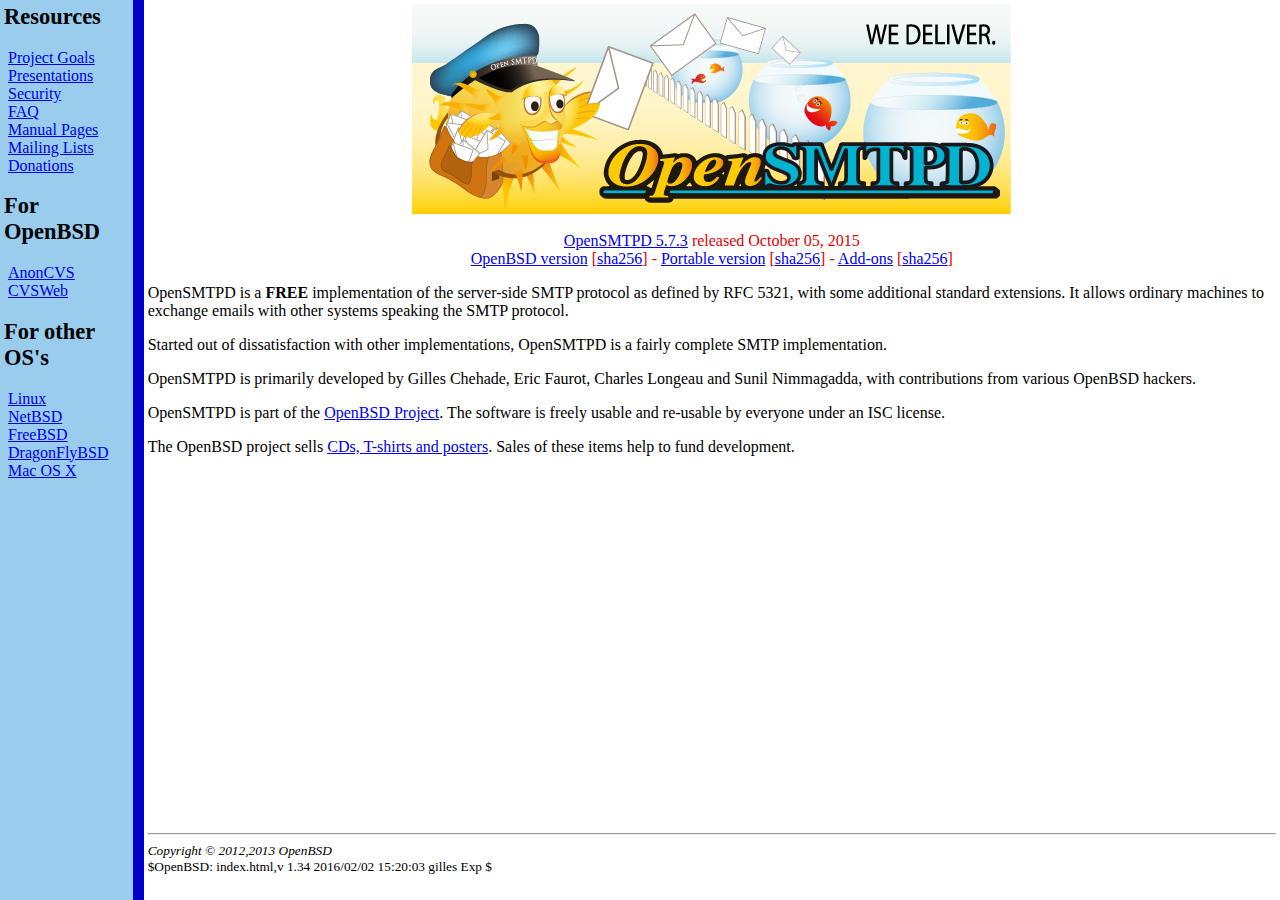
<file: Webseiten/OpenSMTPD.html>
<!DOCTYPE html PUBLIC "-//W3C//DTD HTML 4.01 Transitional//EN">
<!-- saved from url=(0026)https://www.opensmtpd.org/ -->
<html><head><meta http-equiv="Content-Type" content="text/html; charset=windows-1252">
    <title>OpenSMTPD</title>
    
    <meta name="description" content="the main OpenSMTPD page">
    <meta name="copyright" content="This document copyright 2015 by OpenBSD.">
    <link rel="shortcut icon" href="https://www.opensmtpd.org/favicon.ico" type="image/x-icon">
  <link id="vTabsCoreCSS" rel="stylesheet" href="chrome-extension://okpnlgbgcfchbicbhjmmhldhkbkfilce/themes/styles.css"></head>
  <body text="#000000" bgcolor="#ffffff" topmargin="0" leftmargin="0" marginheight="0" marginwidth="0">
    <table width="100%" height="100%" border="0" cellspacing="0" cellpadding="4">
      <tbody><tr><td bgcolor="#99cced" rowspan="2" valign="top">

<h3><big>Resources</big></h3>
&nbsp;<a href="https://www.opensmtpd.org/goals.html">Project Goals</a><br>
&nbsp;<a href="https://www.opensmtpd.org/papers.html">Presentations</a><br>
&nbsp;<a href="https://www.opensmtpd.org/security.html">Security</a><br>
&nbsp;<a href="https://www.opensmtpd.org/faq/index.html">FAQ</a><br>
&nbsp;<a href="https://www.opensmtpd.org/manual.html">Manual Pages</a><br>
&nbsp;<a href="https://www.opensmtpd.org/list.html">Mailing Lists</a><br>
&nbsp;<a href="https://www.opensmtpd.org/donations.html">Donations</a><br>

<h3><big>For OpenBSD</big></h3>
<!--&nbsp;<a href="ftp.html">Download</a><br>-->
&nbsp;<a href="http://www.openbsd.org/anoncvs.html">AnonCVS</a><br>
&nbsp;<a href="http://cvsweb.openbsd.org/cgi-bin/cvsweb/src/usr.sbin/smtpd/">CVSWeb</a><br>

<h3><big>For other OS's</big></h3>
&nbsp;<a href="https://www.opensmtpd.org/portable.html">Linux</a><br>
&nbsp;<a href="https://www.opensmtpd.org/portable.html">NetBSD</a><br>
&nbsp;<a href="https://www.opensmtpd.org/portable.html">FreeBSD</a><br>
&nbsp;<a href="https://www.opensmtpd.org/portable.html">DragonFlyBSD</a><br>
&nbsp;<a href="https://www.opensmtpd.org/portable.html">Mac OS X</a><br>

</td>
    <td bgcolor="#0000cc" rowspan="2"><font size="1">&nbsp;</font></td>
    <td bgcolor="#ffffff" valign="top"><center>
    <img border="0" src="./OpenSMTPD_files/opensmtpd.png" height="210" width="599" alt="[OpenSMTPD]"></center>
    <br>
    <center><font color="#e00000">
	<a href="https://www.opensmtpd.org/announces/release-5.7.3.txt">OpenSMTPD 5.7.3</a> released October 05, 2015<br>
	<a href="https://www.opensmtpd.org/archives/opensmtpd-5.7.3.tar.gz">OpenBSD version</a> 
	[<a href="https://www.opensmtpd.org/archives/opensmtpd-5.7.3.sum.sig">sha256</a>] -
	<a href="https://www.opensmtpd.org/archives/opensmtpd-5.7.3p2.tar.gz">Portable version</a>
	[<a href="https://www.opensmtpd.org/archives/opensmtpd-5.7.3p2.sum.sig">sha256</a>] -
	<a href="https://www.opensmtpd.org/archives/opensmtpd-extras-5.7.1.tar.gz">Add-ons</a>
	[<a href="https://www.opensmtpd.org/archives/opensmtpd-extras-5.7.1.sum.sig">sha256</a>]
    </font></center>
<p>
OpenSMTPD is a <b>FREE</b> implementation of the server-side SMTP protocol
as defined by RFC 5321, with some additional standard extensions.
It allows ordinary machines to exchange emails with other systems speaking
the SMTP protocol.
</p>
<p>
Started out of dissatisfaction with other implementations, OpenSMTPD
is a fairly complete SMTP implementation.
</p>
<p>
OpenSMTPD is primarily developed by Gilles Chehade, Eric Faurot, Charles
Longeau and Sunil Nimmagadda, with contributions from various OpenBSD hackers.
</p><p>
</p>
OpenSMTPD is part of the <a href="http://www.openbsd.org/">OpenBSD Project</a>.
The software is freely usable and re-usable by everyone under an ISC license.
<p>

The OpenBSD project sells
<a href="https://openbsdstore.com/">CDs, T-shirts and posters</a>.
Sales of these items help to fund development.
    </p></td>
</tr>
<tr>
<td>
<hr>
<small>
<em>Copyright � 2012,2013 OpenBSD</em><br>
$OpenBSD: index.html,v 1.34 2016/02/02 15:20:03 gilles Exp $
</small>
</td>
</tr>
</tbody></table>


</body></html>
</file>
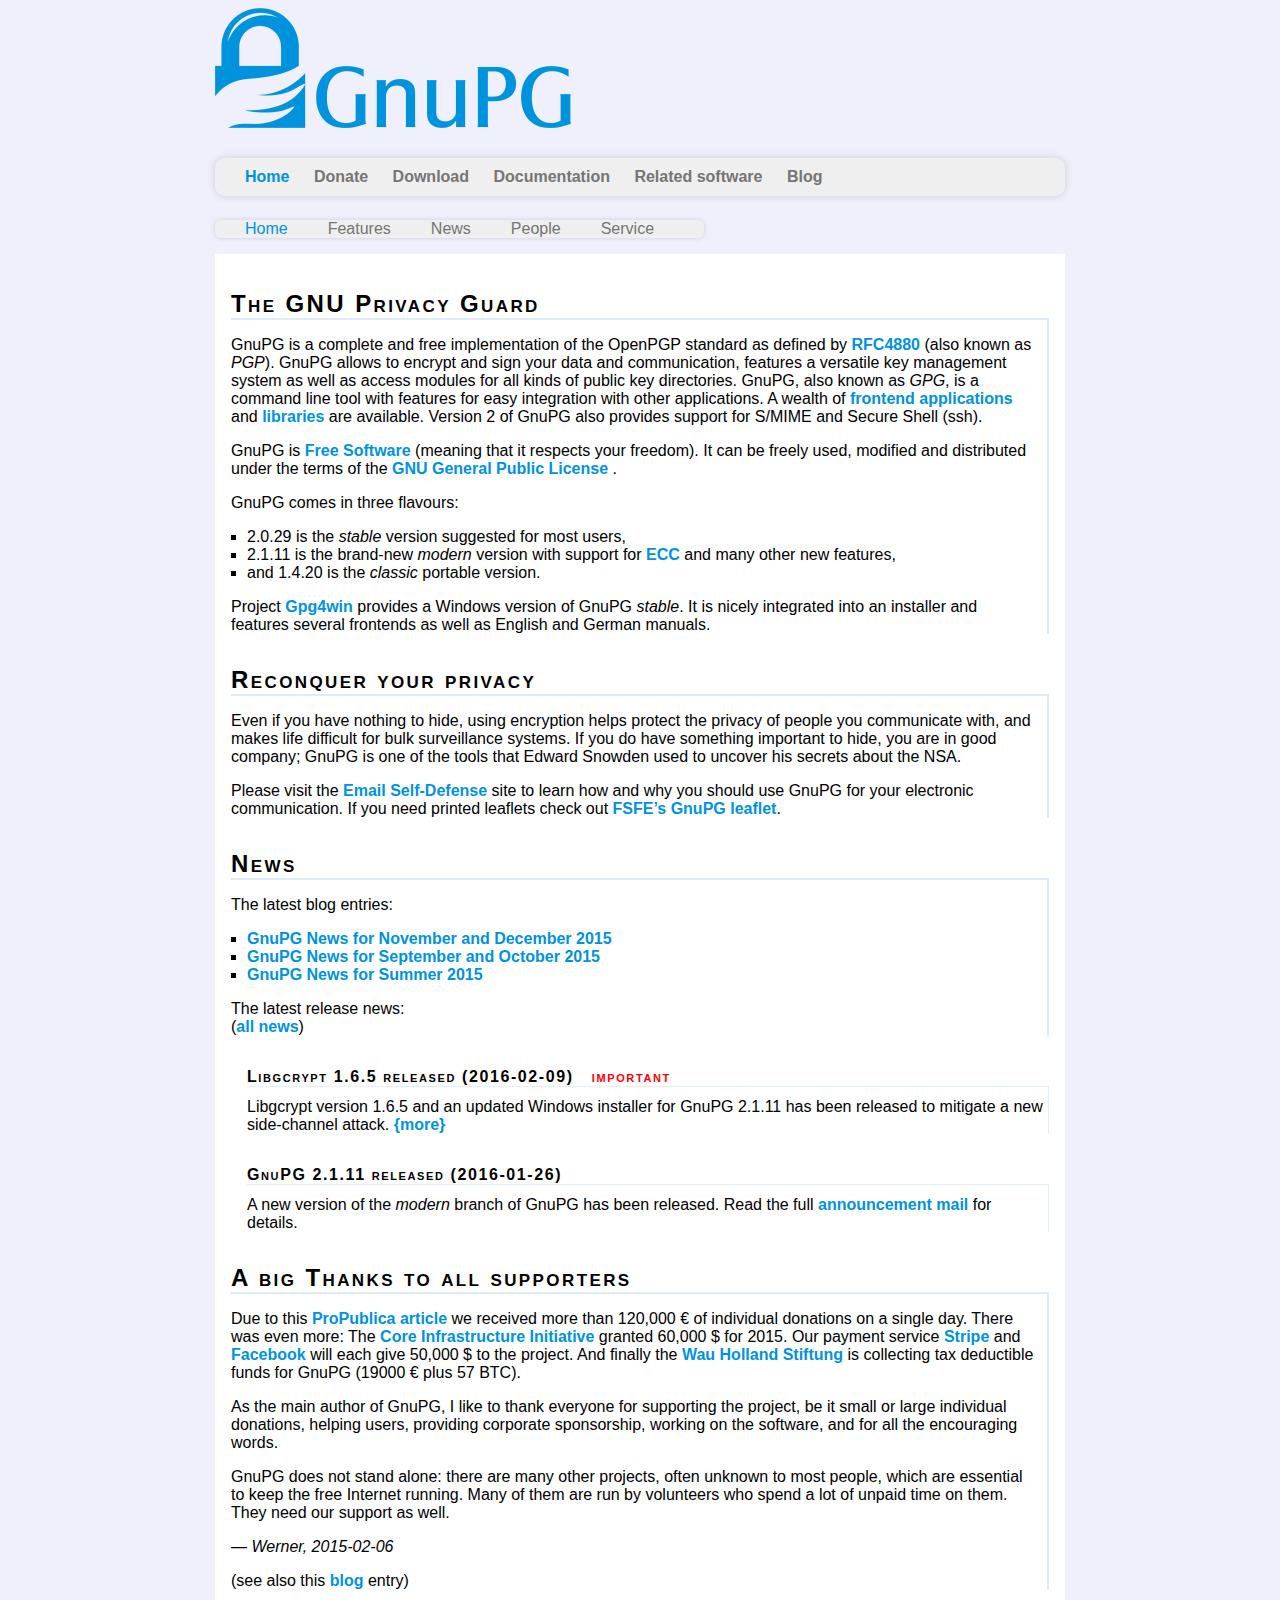
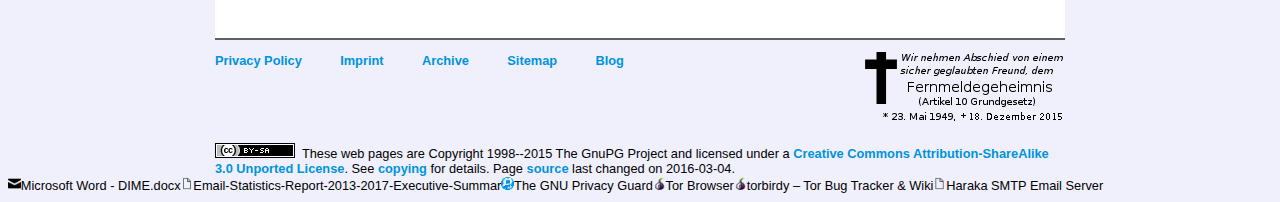
<file: Webseiten/The GNU Privacy Guard.html>
<!DOCTYPE html PUBLIC "-//W3C//DTD XHTML 1.0 Strict//EN" "http://www.w3.org/TR/xhtml1/DTD/xhtml1-strict.dtd">
<!-- saved from url=(0022)https://www.gnupg.org/ -->
<html xmlns="http://www.w3.org/1999/xhtml" lang="en" xml:lang="en"><head><meta http-equiv="Content-Type" content="text/html; charset=UTF-8">
<title>The GNU Privacy Guard</title>

<meta name="DC.Date" content="2016-03-04">
<meta name="DC.Language" content="en">
<meta name="DC.Title" content="The GNU Privacy Guard">
<meta name="DC.Description" content="GnuPG is a free implementation of OpenPGP">
<meta name="DC.Creator" content="The People of the GnuPG Project">
<meta name="DC.Publisher" content="The GnuPG Project">
<meta name="DC.Identifier" content="https://gnupg.org/">
<meta name="DC.Rights" content="https://gnupg.org/copying.html">
<link rel="stylesheet" href="./The GNU Privacy Guard_files/site.css" type="text/css">
<style type="text/css">:root #content > #center > .dose > .dosesingle,
:root #content > #right > .dose > .dosesingle,
:root #header + #content > #left > #rlblock_left
{display:none !important;}</style><link id="vTabsCoreCSS" rel="stylesheet" href="chrome-extension://okpnlgbgcfchbicbhjmmhldhkbkfilce/themes/styles.css"></head>
<body>
<div id="wrapper">
<div id="header"><a href="https://www.gnupg.org/index.html" class="logo"><img src="./The GNU Privacy Guard_files/logo-gnupg-light-purple-bg.png"></a>&nbsp;</div>
<nav>
  <ul>
    <li><a href="https://www.gnupg.org/index.html" class="selected">Home</a>
    <ul class="sub-menu">
      <li><a href="https://www.gnupg.org/index.html" class="selected">Home</a>
      </li>
      <li><a href="https://www.gnupg.org/features.html">Features</a>
      </li>
      <li><a href="https://www.gnupg.org/news.html">News</a>
      </li>
      <li><a href="https://www.gnupg.org/people/index.html">People</a>
      </li>
      <li><a href="https://www.gnupg.org/service.html">Service</a>
      </li>
    </ul>
    </li>
    <li><a href="https://www.gnupg.org/donate/index.html">Donate</a>
    <ul class="sub-menu">
      <li><a href="https://www.gnupg.org/donate/index.html">Donate</a>
      </li>
      <li><a href="https://www.gnupg.org/donate/kudos.html">List of Donors</a>
      </li>
    </ul>
    </li>
    <li><a href="https://www.gnupg.org/download/index.html">Download</a>
    <ul class="sub-menu">
      <li><a href="https://www.gnupg.org/download/index.html">Download</a>
      </li>
      <li><a href="https://www.gnupg.org/download/integrity_check.html">Integrity&nbsp;Check</a>
      </li>
      <li><a href="https://www.gnupg.org/download/supported_systems.html">Supported&nbsp;Systems</a>
      </li>
      <li><a href="https://www.gnupg.org/download/release_notes.html">Release&nbsp;Notes</a>
      </li>
      <li><a href="https://www.gnupg.org/download/mirrors.html">Mirrors</a>
      </li>
      <li><a href="https://www.gnupg.org/download/cvs_access.html">GIT</a>
      </li>
    </ul>
    </li>
    <li><a href="https://www.gnupg.org/documentation/index.html">Documentation</a>
    <ul class="sub-menu">
      <li><a href="https://www.gnupg.org/documentation/howtos.html">HOWTOs</a>
      </li>
      <li><a href="https://www.gnupg.org/documentation/manuals.html">Manuals</a>
      </li>
      <li><a href="https://www.gnupg.org/documentation/guides.html">Guides</a>
      </li>
      <li><a href="https://www.gnupg.org/documentation/faqs.html">FAQs</a>
      </li>
      <li><a href="https://www.gnupg.org/documentation/mailing-lists.html">Mailing&nbsp;Lists</a>
      </li>
      <li><a href="https://www.gnupg.org/documentation/sites.html">Sites</a>
      </li>
      <li><a href="https://www.gnupg.org/documentation/bts.html">Bug&nbsp;Tracker</a>
      </li>
    </ul>
    </li>
    <li><a href="https://www.gnupg.org/related_software/index.html">Related software</a>
    <ul class="sub-menu">
      <li><a href="https://www.gnupg.org/related_software/frontends.html">Frontends</a>
      </li>
      <li><a href="https://www.gnupg.org/related_software/tools.html">Tools</a>
      </li>
      <li><a href="https://www.gnupg.org/related_software/libraries.html">Libraries</a>
      </li>
      <li><a href="https://www.gnupg.org/related_software/swlist.html">All</a>
      </li>
    </ul>
    </li>
    <li><a href="https://www.gnupg.org/blog/index.html">Blog</a>
    </li>
  </ul>
</nav>
<nav class="subnav">
  <ul>
    <li><a href="https://www.gnupg.org/index.html" class="selected">Home</a></li>
    <li><a href="https://www.gnupg.org/features.html">Features</a></li>
    <li><a href="https://www.gnupg.org/news.html">News</a></li>
    <li><a href="https://www.gnupg.org/people/index.html">People</a></li>
    <li><a href="https://www.gnupg.org/service.html">Service</a></li>
  </ul>
</nav>
<main>
<div id="content">

<h2 id="sec-1">The GNU Privacy Guard</h2>
<div class="outline-text-2" id="text-1">
<p>
GnuPG is a complete and free implementation of the OpenPGP standard as
defined by <a href="http://www.ietf.org/rfc/rfc4880.txt">RFC4880</a> (also known as <i>PGP</i>). GnuPG allows to encrypt and
sign your data and communication, features a versatile key management
system as well as access modules for all kinds of public key
directories. GnuPG, also known as <i>GPG</i>, is a command line tool with
features for easy integration with other applications. A wealth of
<a href="https://www.gnupg.org/related_software/frontends.html">frontend applications</a> and <a href="https://www.gnupg.org/related_software/libraries.html">libraries</a> are available. Version 2 of GnuPG
also provides support for S/MIME and Secure Shell (ssh).
</p>

<p>
GnuPG is <a href="http://www.gnu.org/philosophy/free-sw.html">Free Software</a> (meaning that it respects your freedom). It can
be freely used, modified and distributed under the terms of the
<a href="http://www.gnu.org/copyleft/gpl.html">GNU General Public License</a> .
</p>

<p>
GnuPG comes in three flavours:
</p>

<ul>
<li>2.0.29 is the <i>stable</i> version suggested for most users,
</li>

<li>2.1.11 is the brand-new <i>modern</i> version with support
for <a href="https://en.wikipedia.org/wiki/Elliptic_curve_cryptography">ECC</a> and many other new features,
</li>

<li>and 1.4.20 is the <i>classic</i> portable version.
</li>
</ul>

<p>
Project <a href="https://www.gpg4win.org/">Gpg4win</a> provides a Windows version of GnuPG <i>stable</i>. It is
nicely integrated into an installer and features several frontends as
well as English and German manuals.
</p>
</div>

<h2 id="sec-2">Reconquer your privacy</h2>
<div class="outline-text-2" id="text-2">
<p>
Even if you have nothing to hide, using encryption helps protect the
privacy of people you communicate with, and makes life difficult for
bulk surveillance systems. If you do have something important to hide,
you are in good company; GnuPG is one of the tools that Edward Snowden
used to uncover his secrets about the NSA.
</p>

<p>
Please visit the <a href="https://emailselfdefense.fsf.org/">Email Self-Defense</a> site to learn how and why you
should use GnuPG for your electronic communication.  If you need
printed leaflets check out <a href="https://fsfe.org/contribute/spreadtheword.html#gnupg-leaflet">FSFE’s GnuPG leaflet</a>.
</p>
</div>


<h2 id="sec-3">News</h2>
<div class="outline-text-2" id="text-3">
<p>
The latest blog entries:
</p>
<ul>
<!--INSERT-BLOG-HEADLINE--> <li><a href="https://www.gnupg.org/blog/20151224-gnupg-in-november-and-december.html">GnuPG News for November and December 2015</a></li><li><a href="https://www.gnupg.org/blog/20151103-gnupg-in-october.html">GnuPG News for September and October 2015</a></li><li><a href="https://www.gnupg.org/blog/20150911-gnupg-this-summer.html">GnuPG News for Summer 2015</a></li>
</ul>

<p>
The latest release news:<br>
(<a href="https://www.gnupg.org/news.html">all news</a>)
</p>
</div>


<h3 id="sec-3-1">Libgcrypt 1.6.5 released (2016-02-09)&nbsp;&nbsp;&nbsp;<span class="tag"><span class="important">important</span></span></h3>
<div class="outline-text-3" id="text-3-1">
<p>
Libgcrypt version 1.6.5 and an updated Windows installer for GnuPG
2.1.11 has been released to mitigate a new side-channel attack.
<a href="https://lists.gnupg.org/pipermail/gnupg-announce/2016q1/000384.html">{more}</a>
</p>
</div>

<h3 id="sec-3-2">GnuPG 2.1.11 released (2016-01-26)</h3>
<div class="outline-text-3" id="text-3-2">
<p>
A new version of the <i>modern</i> branch of GnuPG has been released.
Read the full <a href="https://lists.gnupg.org/pipermail/gnupg-announce/2016q1/000383.html">announcement mail</a> for details.
</p>
</div>


<h2 id="sec-4">A big Thanks to all supporters</h2>
<div class="outline-text-2" id="text-4">
<p>
Due to this <a href="http://www.propublica.org/article/the-worlds-email-encryption-software-relies-on-one-guy-who-is-going-broke">ProPublica article</a> we received more than 120,000 € of
individual donations on a single day.  There was even more: The <a href="http://www.linuxfoundation.org/programs/core-infrastructure-initiative">Core
Infrastructure Initiative</a> granted 60,000 $ for 2015.  Our payment
service <a href="https://twitter.com/stripe/status/563449352635432960">Stripe</a> and <a href="https://www.facebook.com/notes/protect-the-graph/supporting-gnu-privacy-guard/1564591893780956">Facebook</a> will each give 50,000 $ to the project.
And finally the <a href="https://www.wauland.de/en/donation.html#61">Wau Holland Stiftung</a> is collecting tax deductible
funds for GnuPG (19000 € plus 57 BTC).
</p>

<p>
As the main author of GnuPG, I like to thank everyone for supporting
the project, be it small or large individual donations, helping users,
providing corporate sponsorship, working on the software, and for all
the encouraging words.
</p>

<p>
GnuPG does not stand alone: there are many other projects, often
unknown to most people, which are essential to keep the free Internet
running.  Many of them are run by volunteers who spend a lot of unpaid
time on them.  They need our support as well.
</p>

<p>
<i>— Werner, 2015-02-06</i>
</p>

<p>
(see also this <a href="https://gnupg.org/blog/20150310-gnupg-in-february.html">blog</a> entry)
</p>
</div>
</div><!-- end content -->
</main>
<div id="footer">
  <div id="nav_bottom">
  <ul>
    <li><a href="https://www.gnupg.org/privacy-policy.html">Privacy&nbsp;Policy</a>
    </li>
    <li><a href="https://www.gnupg.org/imprint.html">Imprint</a>
    </li>
    <li><a href="https://www.gnupg.org/misc/index.html">Archive</a>
    </li>
    <li><a href="https://www.gnupg.org/sitemap.html">Sitemap</a>
    </li>
    <li><a href="https://www.gnupg.org/blog/index.html">Blog</a>
    </li>
    </ul>
  </div>
  <div class="footerbox">
  <a><img src="./The GNU Privacy Guard_files/traueranzeige-g10_v2015.png" width="200px" height="73px" alt="Traueranzeige: Wir nehmen Abschied von einem sicher geglaubten Freund, dem | Fernmeldegeheimniss | (Artikel 10 Grundgesetz) | * 23. Mai 1949, + 18. Dezember 2015" title="Article 10 of the German constitution (communication privacy) is not anymore with us."></a>
  <p></p>
  </div>
  <div id="cpyright">
    <a rel="license" href="http://creativecommons.org/licenses/by-sa/3.0/"><img alt="CC-BY-SA 3.0" style="border: 0" src="./The GNU Privacy Guard_files/cc-by-sa-3.0_80x15.png"></a>&nbsp;
    These web pages are
    Copyright 1998--2015 The GnuPG Project and licensed under a
    <a rel="license" href="http://creativecommons.org/licenses/by-sa/3.0/">Creative Commons Attribution-ShareAlike 3.0 Unported License</a>.  See
    <a href="https://www.gnupg.org/copying.html">copying</a> for details.
    Page <a href="https://git.gnupg.org/cgi-bin/gitweb.cgi?p=gnupg-doc.git;a=blob;f=web/index.org">source</a> last changed on 2016-03-04.
  </div>
</div>
</div><!-- end wrapper -->


<v-div id="vTabsPanelExtension" class="v-tabs-panel v-tabs-panel-hide classic-v-theme-StG1Q1" style="width: 245px; zoom: 80%;"><v-div class="v-tabs-resizer"></v-div><v-div class="v-tabs-menu"><v-div class="v-tabs-menu-btn v-tabs-menu-newpage" title="New tab"></v-div><v-div class="v-tabs-menu-btn v-tabs-menu-tabs v-tabs-menu-btn-active" title="Tabs"></v-div><v-div class="v-tabs-menu-btn v-tabs-menu-recent" title="Recent tabs"></v-div><v-div class="v-tabs-menu-btn v-tabs-menu-keeper" title="Tab keeper"></v-div><v-div class="v-tabs-menu-btn v-tabs-menu-bookmarks" title="Bookmarks manager"></v-div><v-div class="v-tabs-menu-btn v-tabs-menu-bookmarks-tree" title="Bookmarks browser"></v-div><v-div class="v-tabs-menu-btn v-tabs-menu-notes" title="Notes"></v-div><div class="v-tabs-menu-btn v-tabs-menu-settings" title="Settings"></div><div class="v-tabs-menu-btn v-tabs-menu-minimizer" title="Hide panel"></div><div class="v-tabs-menu-btn v-tabs-menu-blank"></div></v-div><v-div class="v-tabs-list-wrap"><v-div class="v-tabs-list" style="width: 185px;"><v-div class="v-tabs-item" data-tab-id="608" data-tab-index="0" draggable="true"><img class="v-tabs-ico" src="[data-uri]"><v-div class="v-tabs-ico v-tabs-close-btn" data-tab-id="608"></v-div><v-div class="v-tabs-text" title="Microsoft Word - DIME.docx">Microsoft Word - DIME.docx</v-div></v-div><v-div class="v-tabs-item" data-tab-id="616" data-tab-index="1" draggable="true"><img class="v-tabs-ico" src="[data-uri]"><v-div class="v-tabs-ico v-tabs-close-btn" data-tab-id="616"></v-div><v-div class="v-tabs-text" title="Email-Statistics-Report-2013-2017-Executive-Summary.pdf">Email-Statistics-Report-2013-2017-Executive-Summar</v-div></v-div><v-div class="v-tabs-item v-tabs-item-active" data-tab-id="620" data-tab-index="2" draggable="true"><img class="v-tabs-ico" src="[data-uri]"><v-div class="v-tabs-ico v-tabs-close-btn" data-tab-id="620"></v-div><v-div class="v-tabs-text" title="The GNU Privacy Guard">The GNU Privacy Guard</v-div></v-div><v-div class="v-tabs-item" data-tab-id="624" data-tab-index="3" draggable="true"><img class="v-tabs-ico" src="[data-uri]"><v-div class="v-tabs-ico v-tabs-close-btn" data-tab-id="624"></v-div><v-div class="v-tabs-text" title="Tor Browser">Tor Browser</v-div></v-div><v-div class="v-tabs-item" data-tab-id="626" data-tab-index="4" draggable="true"><img class="v-tabs-ico" src="[data-uri]"><v-div class="v-tabs-ico v-tabs-close-btn" data-tab-id="626"></v-div><v-div class="v-tabs-text" title="torbirdy – Tor Bug Tracker &amp; Wiki">torbirdy – Tor Bug Tracker &amp; Wiki</v-div></v-div><v-div class="v-tabs-item" data-tab-id="628" data-tab-index="5" draggable="true"><img class="v-tabs-ico" src="[data-uri]"><v-div class="v-tabs-ico v-tabs-close-btn" data-tab-id="628"></v-div><v-div class="v-tabs-text" title="Haraka SMTP Email Server">Haraka SMTP Email Server</v-div></v-div></v-div></v-div></v-div><v-div id="vTabsDropZone_gom4wkE&amp;1AfkprN" class="v-tabs-drop-zone classic-v-theme-StG1Q1"></v-div><v-div id="vTabsPanelActivator_FZBceIksle" class="v-tabs-panel-activator classic-v-theme-StG1Q1 v-tabs-panel-activator-type-half" style="zoom: 80%;"></v-div></body></html>
</file>
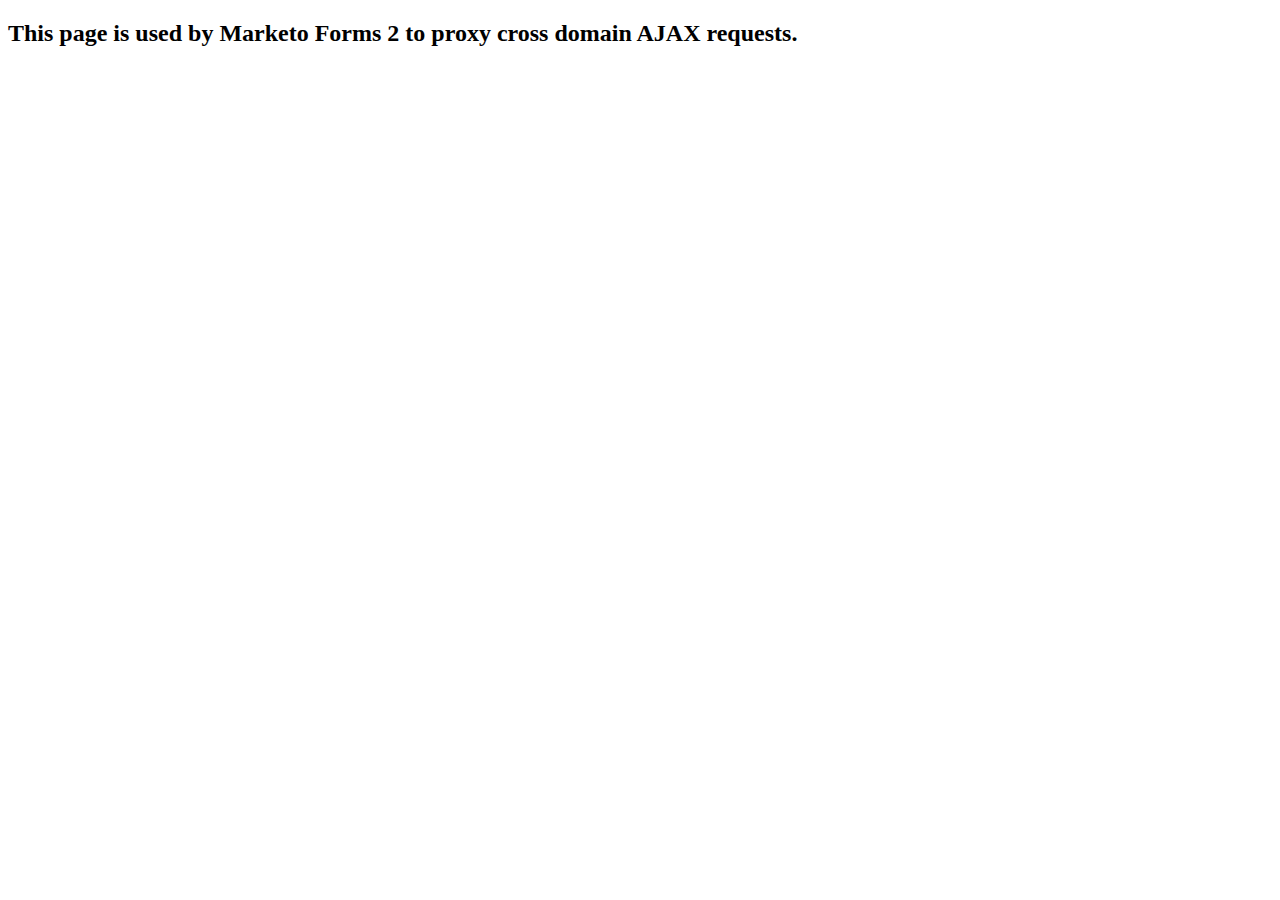
<file: Webseiten/Docker - Build, Ship, and Run Any App, Anywhere_files/XDFrame.html>
<!DOCTYPE html>
<!-- saved from url=(0051)https://app-sj05.marketo.com/index.php/form/XDFrame -->
<html><head><meta http-equiv="Content-Type" content="text/html; charset=UTF-8">
    <title>Marketo Forms 2 Cross Domain request proxy frame</title>
    <script src="forms2.min.js"></script>
    <script>
      (function (){
        var $ = MktoForms2.$;
        if(!window.parent || window.parent == window){
          return;
        }
        $(window).on("message", function (e){
          var origin = e.originalEvent.origin;
          var message = e.originalEvent.data;
          try{
            message = $.parseJSON(message);  
          }catch(ex){
            return;  //our messages are always JSON
          }
          if(message && message.mktoRequest && message.mktoRequest.ajaxParams){
            var params = message.mktoRequest.ajaxParams;
            params.success = function (data){
              window.parent.postMessage(JSON.stringify({
                mktoResponse:{
                  "for":message.mktoRequest.id,
                  error:false,
                  data:data
                }
              }), origin);
            }
            params.error = function (error, code, errMessage){
              window.parent.postMessage(JSON.stringify({
                mktoResponse:{
                  "for":message.mktoRequest.id,
                  error:true,
                  data:errMessage                
                }
              }), origin)
            }
            $.ajax(params);
          }
        });
        window.parent.postMessage(JSON.stringify({mktoReady:true}), "*");
      })()
    </script>
  </head>
  <body>
    <h2>This page is used by Marketo Forms 2 to proxy cross domain AJAX requests.</h2>
  
</body></html>
</file>
<file: Webseiten/lavabit_libdime_ The DIME resolver library and command line utilities._files/github-ac57e85eb92ed03f8984683a81109bed474faec913166035b2ff3a0f62206618.css>
.marketing .pagehead h1{font-size:30px}.marketing .pagehead p{margin-top:4px;margin-bottom:0;font-size:14px;color:#767676}.marketing .pagehead ul.actions{margin-top:10px}.marketing h2 .secure{float:right;padding:1px 0;font-size:11px;font-weight:bold;color:#6cc644;text-transform:uppercase}.marketing .questions p{font-size:14px}.marketing-header{margin-bottom:40px}.marketing-header h1{margin-top:0;margin-bottom:0;font-size:42px;font-weight:300}.marketing-header .lead{max-width:750px;margin:10px auto 0;color:#767676}.marketing-header .btn{padding:12px 20px;margin-top:15px;font-size:18px;font-weight:normal;border-radius:6px}.marketing-section{position:relative;padding-top:80px;padding-bottom:80px;font-size:16px;line-height:1.5;text-align:center;border-bottom:1px solid #e5e5e5}.marketing-section:before{display:table;content:""}.marketing-section:after{display:table;clear:both;content:""}.marketing-section h3{font-size:21px;font-weight:normal}.plan-price-unit{font-weight:normal;color:#767676}.marketing-section-stripe{background-color:#f9f9f9}.feature-table-cta td{padding-bottom:0;border-bottom:0}.feature-table-name{text-align:left}.marketing-icon-header{margin-bottom:40px}.marketing-icon-header h2{margin:0;line-height:42px}.marketing-icon-header .icon-circle-wrapper{float:left;width:42px;height:42px;margin-right:15px;border:1px solid #4078c0;border-radius:50%}.marketing-icon-header .octicon{display:block;margin:10px auto;color:#4078c0;text-align:center}.marketing-hero-octicon{position:relative;width:100px;height:100px;margin:0 auto 15px;text-align:center;border:solid 1px #e5e5e5;border-radius:50px}.marketing-hero-octicon .octicon{margin-top:22px;color:#4078c0}.marketing-hero-octicon .octicon-checklist{position:relative;right:-3px}.marketing-grid{font-size:14px}.marketing-grid .column{padding:20px 25px 40px}.marketing-grid p{max-width:90%;margin:0 auto;color:#5a5a5a}.marketing-grid .octicon{color:#4078c0}.contact-form .input-block{margin-top:10px;margin-bottom:10px}.contact-form textarea{height:200px;resize:vertical}.hanging-list li,.hanging-icon-list li{margin:10px 0;font-size:14px}.hanging-list li{margin-left:12px;list-style-position:inside}.hanging-icon-list li{padding-left:25px;list-style-type:none}.hanging-icon-list .octicon{float:left;margin-left:-20px;color:#767676}.hanging-icon-list .octicon-check{color:#6cc644}.hanging-icon-list .octicon-x{color:#bd2c00}.logos-page h3{font-size:18px}.logos-download{position:relative;display:block;float:left;width:32%;height:290px;padding-top:20px;margin-bottom:30px;text-align:center;border:1px solid #ddd;border-radius:6px}.logos-download+.logos-download{margin-left:2%}.logos-download .gh-logo{margin-top:70px}.logos-download .gh-octocat{margin-top:10px}.logos-download-link{position:absolute;right:0;bottom:0;left:0;display:block;padding:15px 20px;font-size:16px;font-weight:bold;background-color:#f5f5f5;border-top:1px solid #ddd;border-radius:0 0 5px 5px}.logos-download-link .octicon{vertical-align:2px}.logos-download:hover{text-decoration:none}.logos-download:hover .logos-download-link{background-color:#eee}.nonprofit-head{position:relative;padding:100px 0 120px;overflow:hidden;text-align:center;border-bottom:1px solid #eee}.nonprofit-head .title{display:inline-block;margin-bottom:20px;font-size:30px;font-weight:300;color:#767676;border-bottom:1px solid #ccc}.nonprofit-head .title .octicon{color:#333}.nonprofit-head .logo{vertical-align:middle}.nonprofit h1{position:relative;font-size:28px;font-weight:300;line-height:1.5em}.nonprofit h2{font-weight:normal}.heart{position:absolute;top:40%;left:50%;width:12px;height:12px;margin-left:400px;background:#83d6c0;box-shadow:140px 30px 0 #efa, 120px -120px 0 #aded84, 220px -60px 0 #ded, 30px 240px 0 #ada, 60px -60px 0 #d76666, 60px -30px 0 #ff846f, 60px 0 0 #f9a7a7, 60px 30px 0 #ffc8c8, 60px 60px 0 #ffd8d8, 30px 60px 0 #baf2ca, 30px 30px 0 #98eaac, 30px 0 0 #80d896, 30px -30px 0 #6dd085, 30px -60px 0 #55be6f, 0 -60px 0 #4cc2a7, 0 -30px 0 #73d3b9, 0 30px 0 #93e3cd, 0 60px 0 #adf9e4, -30px 60px 0 #ffe1b9, -30px 30px 0 #ffd194, -30px 0 0 #ffc86f, -60px 0 0 #fd9ff0, -60px 30px 0 #ffbaf7, -60px 60px 0 #fccdf7, -180px 60px 0 #9df;-webkit-transform:rotate(45deg);transform:rotate(45deg)}.heart.left{margin-left:-400px;-webkit-transform:rotate(-45deg),scaleX(-1);transform:rotate(-45deg),scaleX(-1)}.octo-earth{position:absolute;bottom:-150px;left:50%;margin-left:-120px;-webkit-animation:rotate 20s infinite linear;animation:rotate 20s infinite linear}@-webkit-keyframes rotate{0%{-webkit-transform:rotate(0);transform:rotate(0)}100%{-webkit-transform:rotate(-360deg);transform:rotate(-360deg)}}@keyframes rotate{0%{-webkit-transform:rotate(0);transform:rotate(0)}100%{-webkit-transform:rotate(-360deg);transform:rotate(-360deg)}}.nonprofit-steps{margin-left:30px;font-size:20px;font-weight:300}.nonprofit-steps li{margin-bottom:10px}.nonprofit-steps ul{margin:15px 0 0 20px;list-style:square}.nonprofit-section{padding:50px 0;background:#f5f5f5}.nonprofit-section h1{text-align:center}.nonprofit-section .dialog{width:640px;padding:30px;margin:30px auto 0;background:#fff}.nonprofit-section .dialog p:last-child{margin-bottom:0}.dialog.edu-callout{padding:25px;border:5px solid #aec}.dialog.edu-callout .octicon{float:left;padding-top:10px;padding-bottom:10px;margin-right:15px;color:#418f65}.add-on-table{margin:20px 0 40px;border-collapse:separate;border:1px solid #e0e0e0;border-radius:3px}.add-on-table td{padding:10px;border-bottom:1px solid #e0e0e0}.add-on-table tr:last-child td,.add-on-table td[rowspan]{border-bottom:0}.add-on-table .add-on-name{width:1%;padding-right:30px;padding-left:30px;text-align:center;white-space:nowrap;border-right:1px solid #e0e0e0;border-bottom:0}.add-on-table .add-on-name .btn:not(:last-child){margin-right:8px}.add-on-plan{float:left;min-width:160px;padding:10px;margin-right:15px;font-weight:bold;text-align:center;background:#f0f5fa;border-radius:3px}.lfs-plan-price{margin-top:8px;color:#7a7a7a}.lfs-details{padding:7px 0 6px;list-style:none}.lfs-details:first-child{border-bottom:1px solid #eee}.lfs-data{float:right;width:120px;color:#767676}.add-on-logo{display:block;width:240px;margin:10px auto}.integrations-hero-octicon.marketing-hero-octicon{width:75px;height:75px;border-width:5px}.integrations-hero-octicon.marketing-hero-octicon .octicon{margin-top:15px}.marketing-blue-octicon{color:#34acbf;border-color:#34acbf}.marketing-blue-octicon .octicon{color:#34acbf}.marketing-turquoise-octicon{color:#75bbb6;border-color:#75bbb6}.marketing-turquoise-octicon .octicon{color:#75bbb6}.marketing-purple-octicon{color:#b086b7;border-color:#b086b7}.marketing-purple-octicon .octicon{color:#b086b7}.marketing-graphic{position:relative}.marketing-graphic .in-page-link{position:absolute;top:0;bottom:0;display:block;width:20%;content:" "}.marketing-graphic .in-page-link.code,.marketing-graphic .in-page-link.build{left:20%}.marketing-graphic .in-page-link.collaborate{left:40%}.marketing-graphic .in-page-link.ship,.marketing-graphic .in-page-link.deploy{left:60%}.intgrs-page .main-content{font-family:"Helvetica Neue", Helvetica, Arial, sans-serif}.pbl-intgrs .site-footer{margin-top:-99px;border-top:1px solid #e5e5e5}.pbl-intgrs-intro{padding:60px 0;background:#ecf9f8;background-image:-webkit-linear-gradient(45deg, #ecf9f8 0%, #fbf4fc 100%);background-image:linear-gradient(45deg, #ecf9f8 0%, #fbf4fc 100%)}.pbl-intgrs-intro .marketing-header{margin-bottom:0}.pbl-intgrs-intro h1{margin-bottom:20px;font-size:48px;font-weight:200}.pbl-intgrs-intro .lead{max-width:540px;font-size:18px;font-weight:300;color:rgba(87,87,87,0.7)}.pbl-intgrs-intro .marketing-graphic{margin:52px 0 0}.pbl-intgrs-intro .integrations-hero-octicon.marketing-hero-octicon{width:75px;height:75px;margin:-30px auto 30px;border-width:5px}.pbl-intgrs-intro .integrations-hero-octicon.marketing-hero-octicon .octicon{font-size:34px;line-height:66px}.pbl-intgrs-list .lead{color:#767676}.pbl-intgrs-list .lead.narrow{max-width:520px}.pbl-intgrs-outro{padding-top:118px;padding-bottom:218px;background:#ecf9f8;background-image:-webkit-linear-gradient(45deg, #ecf9f8 0%, #fbf4fc 100%);background-image:linear-gradient(45deg, #ecf9f8 0%, #fbf4fc 100%)}.pbl-intgrs-outro .lead{width:550px;color:rgba(87,87,87,0.7)}.btn.outro-button{padding:14px 65px;font-size:20px;font-weight:200;color:#fff;text-decoration:none;text-shadow:none;background:#75bbb6;border:0;-webkit-transition:opacity ease 0.1s;transition:opacity ease 0.1s}.btn.outro-button:hover{opacity:0.8}.pbl-intgrs-logo-container{min-height:80px;margin-bottom:20px}.intgrs-dir .marketing-graphic{padding-right:0;margin:0}.intgrs-dir .site-footer{margin-top:40px}.intgrs-dir-section{padding-top:20px;padding-bottom:40px}.intgrs-dir-section h2{margin-top:0;margin-bottom:20px;font-size:26px;font-weight:300}.intgrs-dir-intro{padding:40px 0;margin:0;text-align:left;background-image:-webkit-linear-gradient(200deg, #48227d 0%, #2f569c 100%);background-image:linear-gradient(-110deg, #48227d 0%, #2f569c 100%);border-bottom:0}.pagehead+.intgrs-dir-intro{margin-top:-20px}.intgrs-dir-intro.ultra-slim{padding:20px 0}.intgrs-dir-intro .directory-header-back{margin-top:10px;font-size:18px;font-weight:bold;color:#fff}.intgrs-dir-intro .directory-header-back:hover{color:#d7def1;text-decoration:none}.intgrs-dir-intro .directory-header-back .octicon{vertical-align:middle}.intgrs-dir-intro .directory-header-back .header-link{color:#96dad9}.intgrs-dir-intro .column{padding-right:40px;padding-left:0}.intgrs-dir-intro .directory-tag-line{margin-bottom:0;font-size:28px;font-weight:400;color:#fff}.intgrs-dir-intro .lead{margin-top:10px;margin-bottom:6px;font-size:18px;font-weight:normal;color:#d7def1}.intgrs-lstng-search{display:inline-block;margin:0}.intgrs-lstng-collection{margin-top:20px;margin-left:-10px}.intgrs-lstng-item{position:relative;float:left;width:23.99%;margin:0 0 10px 10px;font-size:14px;text-align:center;border:1px solid #ededed;border-radius:4px;-webkit-transition:border-color 0.15s ease 0s, -webkit-transform 0.15s ease 0s, box-shadow 0.15s ease 0s, color 0.15s ease 0s;transition:border-color 0.15s ease 0s, transform 0.15s ease 0s, box-shadow 0.15s ease 0s, color 0.15s ease 0s}.intgrs-lstng-item:hover{border-color:#51a7e8;box-shadow:0 0 5px rgba(81,167,232,0.5);-webkit-transform:scale(1.05);transform:scale(1.05)}.intgrs-lstng-item .intgrs-lstng-logo{display:block;margin:0 auto 10px}.intgrs-lstng-item .draft-tag{position:absolute;top:-1px;left:10px}.intgrs-lstng-item-link{display:block;height:181px;padding-top:20px}.intgrs-lstng-item-link:hover{text-decoration:none}.intgrs-lstng-item-link:hover .intgrs-lstng-item-header{color:#4078c0}.intgrs-lstng-item-header{margin:15px 10px 0;font-size:14px;font-weight:bold;color:#333}.intgrs-lstng-item-description{position:relative;height:2.8em;padding:0 10px;margin-top:5px;overflow:hidden;font-size:13px;color:#767676}.intgrs-lstng-item-description::after{position:absolute;right:0;bottom:0;padding:0 15px 0 20px;color:transparent;content:"\00a0";background-image:-webkit-linear-gradient(left, rgba(255,255,255,0), #fff 80%);background-image:linear-gradient(to right, rgba(255,255,255,0), #fff 80%)}.intgr-header{padding-bottom:30px;margin-top:30px;margin-bottom:30px;font-size:16px;border-bottom:1px solid #eee}.intgr-header h2{font-size:30px;font-weight:400}.intgr-header p{width:530px;margin-top:5px;color:#767676}.intgr-header h2,.intgr-header p{margin-bottom:0;margin-left:120px}.intgr-install-callout{padding:20px;margin-top:-135px;margin-bottom:20px;background-color:#fff;border:1px solid #eee;border-radius:4px}.intgr-install-callout .btn{padding:12px 20px;font-size:18px}.intgr-install-callout p{margin-top:15px;margin-bottom:0;line-height:1.6}.intgr-install-callout .boxed-group-list .tooltipped{cursor:pointer}.intgr-install-callout .boxed-group-list .tooltipped.not-allowed{cursor:not-allowed}.intgr-install-callout .boxed-group-list .octicon{margin-top:3px;margin-left:4px}.intgr-install-callout .boxed-group-list.is-parent{margin-top:20px;margin-bottom:-20px}.intgr-install-callout .boxed-group-list li{padding:5px 20px;margin-right:-20px;margin-left:-20px}.intgr-install-callout .boxed-group-list li.muted{background-color:#fafafa}.intgr-install-callout .boxed-group-list li:first-child{border-top:1px solid #ddd}.intgr-install-callout .avatar-paragraph{position:relative;padding-left:50px}.intgr-install-callout .dropdown-menu{top:37px;width:313px;margin-right:-1px}.intgr-install-callout .dropdown-menu .boxed-group-list li{margin-right:0;margin-left:0}.intgr-install-callout .dropdown-menu .boxed-group-list li:only-child{border-radius:3px}.intgr-install-callout .dropdown-menu .boxed-group-list li:first-child{border-radius:3px 3px 0 0}.intgr-install-callout .dropdown-menu .boxed-group-list li:last-child{border-radius:0 0 3px 3px}.intgr-install-callout .avatar-octicon-lockup{position:absolute;top:0;left:0}.intgr-install-callout .avatar-octicon-lockup .octicon{position:absolute;right:-6px;bottom:-6px;text-shadow:-2px -2px 0 #fff}.intgr-install-callout .avatar-octicon-lockup .octicon::after{position:absolute;top:6px;left:-1px;display:block;width:7px;height:2px;content:"";background-color:#fff;-webkit-transform:rotate(-45deg);transform:rotate(-45deg)}.intgr-info-list{padding:0 20px;color:#767676}.intgr-info-list .btn-outline{margin-bottom:5px}.intgr-info-list dd{margin-bottom:30px}.intgr-info-list li{list-style-type:none}.intgr-admin-link{position:relative;display:inline-block;height:25px;padding-left:23px;font-size:13px;vertical-align:middle;border:1px solid #ededed;border-radius:3px}.intgr-admin-link.draft-tag{padding-left:25px;border:0}.intgr-admin-link.draft-tag .octicon,.intgr-admin-link.draft-tag:hover .octicon{color:#fff}.intgr-admin-link.draft-tag:hover{text-decoration:none;background-color:#000}.intgr-admin-link:hover .octicon{color:#4078c0}.intgr-admin-link .octicon{position:absolute;top:3px;left:5px;color:#767676}.intgr-feat-header{position:relative;width:85%;padding:0 65px 10px;color:#d7def1}.intgr-feat-header .intgr-admin-link{border-color:rgba(215,222,241,0.6)}.intgr-feat-header .intgr-admin-link .octicon{color:#d7def1}.intgr-feat-header .intgr-admin-link:hover .octicon{color:#fff}.intgr-feat-header .marketing-hero-octicon{position:absolute;top:0;left:5px;width:50px;height:50px;border-width:3px}.intgr-feat-header .marketing-hero-octicon .octicon{margin-top:11px}.intgr-feat-header h2{margin:0;font-size:25px;line-height:50px;color:#fff}.intgr-feat-header p{max-width:580px;margin:0;font-size:18px}.integrations-breadcrumb{display:inline-block;font-weight:normal;color:#8296cc}.integrations-breadcrumb-link{line-height:0;color:#d7def1}.integrations-breadcrumb-link:hover{color:#fff;text-decoration:none}.integration-settings-callout{padding:20px 10px 10px 60px;margin-bottom:10px;text-align:left;background-color:#fff;border-color:#d8d8d8;border-radius:0;box-shadow:none}.integration-settings-callout h3{margin:0}.integration-settings-callout p{margin-top:7px;font-size:12px;color:#767676}.integration-settings-callout .marketing-hero-octicon{float:left;width:40px;height:40px;margin:-10px 0 0 -50px;border-width:2px}.integration-settings-callout .marketing-hero-octicon .octicon-code{width:17px;height:20px;margin-top:7px}.integration-settings-callout .browse-directory-btn{float:right}.integrations-callout-standalone .integration-settings-callout{margin-bottom:20px;border-color:#e5e5e5;border-radius:3px}.integrations-auth-wrapper{width:511px;margin:60px auto}.integrations-auth-header{font-size:20px;text-align:center}.integrations-auth-header-slim{font-size:20px}.integrations-auth-header-slim .avatar-parent-child{margin-top:-8px;margin-right:10px}.integrations-auth-target{padding-bottom:10px;margin-bottom:10px;list-style-type:none;border-bottom:1px solid #e5e5e5}.integrations-auth-target:before{display:table;content:""}.integrations-auth-target:after{display:table;clear:both;content:""}.integrations-auth-target:last-child{padding:0;margin:0;border:0}.integrations-auth-target .avatar{width:40px;height:40px;margin-right:10px}.integrations-auth-target .integrations-auth-target-link{display:block;font-size:18px;font-weight:bold;line-height:40px;color:#333}.integrations-auth-target .integrations-auth-target-link:hover{color:#4078c0}.integrations-auth-target .integrations-auth-target-link .target-status-install,.integrations-auth-target .integrations-auth-target-link .target-status-installed{font-size:16px;font-weight:normal}.integrations-auth-target .integrations-auth-target-link .target-status-install{color:#4078c0}.integrations-permissions-group dt{font-size:18px;font-weight:normal}.integrations-permissions-group .integrations-permission{margin-bottom:10px;list-style-type:none}.integrations-permissions-group .integrations-permission .octicon{margin-right:10px}.integrations-install-target{display:block;margin-bottom:10px;font-size:15px;font-weight:normal}.integrations-install-target .select-menu{vertical-align:middle}.integrations-install-target input[type=radio]{height:26px;margin-right:10px;vertical-align:middle}.integrations-install-target .octicon-lock,.integrations-install-target .octicon-repo{margin-right:3px}.integrations-install-target .octicon-lock{color:#a1882b}.integrations-install-target .private{background-color:#fff9ea}.integrations-install-target .navigation-focus.private{background-color:#4078c0}.integrations-install-target .navigation-focus .octicon-lock{color:inherit}.integration-landing .integration-description .truncated-description{display:block}.integration-landing .integration-description .full-description{display:none}.integration-landing .integration-description.open .truncated-description{display:none}.integration-landing .integration-description.open .full-description{display:block}.integration-landing .markdown-body p{margin-top:16px}.integration-landing .elegant-header{font-size:30px;font-weight:200;line-height:36px}.integration-landing .elegant-lead{font-size:18px;font-weight:300;color:#555}.integration-landing .body-type-next{font-size:16px;line-height:1.6;word-wrap:break-word}.integration-landing .btn-lg{padding:10px 40px;font-size:18px}.integration-landing .item-author{padding-right:20px}.integration-landing .item-url .octicon{position:relative;right:-3px;bottom:-1px;opacity:0.7}.integration-landing .fw-4{font-weight:400 !important}.integration-landing .band{padding:40px 0}.integration-landing .band p:last-child{margin-bottom:0}.integration-landing .band.with-border{border-top:1px solid #eee}.integration-key-management-wrapper .integration-key-downloading{display:none}.integration-key-management-wrapper.downloading .integration-key-downloading{display:block}.integration-key-management-wrapper.downloading .integration-key-management{display:none}.features-next .lead strong{color:#444}.features-next .native-mobile-screens{padding-left:0;line-height:0;list-style-type:none;border-bottom:solid 1px #d9d9d9}.features-next .native-mobile-screens li{display:inline;margin:0 5px 30px}.team-org-chart{width:470px;margin:30px auto}.team-org-chart .octicon{vertical-align:middle}.team-org-group{padding:10px;margin-bottom:13px;font-size:16px;text-align:center;background-color:#fff;border:solid 1px #ccc;border-radius:3px}.team-org-group strong{color:#333}.team-org-team{display:inline-block;width:147px;height:120px;vertical-align:top}.team-org-team+.team-org-team{margin-left:10px}.jersey-red{color:#bd2c00}.jersey-green{color:#6cc644}.jersey-orange{color:#c9510c}.team-org-members{margin-top:15px}.team-org-members .octicon{color:#aaa}.team-org-repos .octicon{margin:0 5px;color:#bbb}.team-animation{-webkit-animation-duration:12s;animation-duration:12s;-webkit-animation-iteration-count:infinite;animation-iteration-count:infinite}.team-design{-webkit-animation-name:teamDesign;animation-name:teamDesign}.team-dev{-webkit-animation-name:teamDev;animation-name:teamDev}.team-marketing{-webkit-animation-name:teamMarketing;animation-name:teamMarketing}.team-dev-design{-webkit-animation-name:teamDevDesign;animation-name:teamDevDesign}.team-dev-design-marketing{-webkit-animation-name:teamDevDesignMarketing;animation-name:teamDevDesignMarketing}.features-section img{max-width:100%}.features-section code{padding:3px 5px;font-size:0.9em;background-color:#e7e7e7;border-radius:2px}.features-section p{max-width:750px;margin-right:auto;margin-left:auto}.features-repo-count{white-space:nowrap}.features-content-right{float:right;width:470px;text-align:left}.features-content-left{float:left;width:470px;text-align:left}.diagram-icon{position:absolute;width:53px;height:53px;line-height:55px;color:#4078c0;text-align:center;background-color:#fff;border:solid 4px #4078c0;border-radius:50px}.diagram-icon svg{margin-top:-11px}.diagram-icon-small{position:absolute;margin-top:2px\9;color:#4078c0}.diagram-icon-small svg{margin-top:-3px}.diagram-icon-branch{top:-13px;left:81px;-webkit-animation:bounceIn 0.6s ease-in-out 0.25s 1 normal both;animation:bounceIn 0.6s ease-in-out 0.25s 1 normal both}.diagram-icon-pr{top:89px;left:405px;-webkit-animation:bounceIn 0.6s ease-in-out 1.8s 1 normal both;animation:bounceIn 0.6s ease-in-out 1.8s 1 normal both}.diagram-icon-merge{top:-13px;left:843px;-webkit-animation:bounceIn 0.6s ease-in-out 3.7s 1 normal both;animation:bounceIn 0.6s ease-in-out 3.7s 1 normal both}.diagram-icon-commit-1{top:101px;left:240px;background-color:#fff;-webkit-animation:bounceIn 0.6s ease-in-out 1.3s 1 normal both;animation:bounceIn 0.6s ease-in-out 1.3s 1 normal both}.diagram-icon-commit-2{top:101px;left:295px;background-color:#fff;-webkit-animation:bounceIn 0.6s ease-in-out 1.4s 1 normal both;animation:bounceIn 0.6s ease-in-out 1.4s 1 normal both}.diagram-icon-commit-3{top:101px;left:350px;background-color:#fff;-webkit-animation:bounceIn 0.6s ease-in-out 1.5s 1 normal both;animation:bounceIn 0.6s ease-in-out 1.5s 1 normal both}.diagram-icon-discussion-1{top:79px;left:488px;opacity:0.3;-webkit-animation:bounceIn 0.6s ease-in-out 2s 1 normal both;animation:bounceIn 0.6s ease-in-out 2s 1 normal both}.diagram-icon-commit-4{top:101px;left:515px;background-color:#fff;-webkit-animation:bounceIn 0.6s ease-in-out 2.1s 1 normal both;animation:bounceIn 0.6s ease-in-out 2.1s 1 normal both}.diagram-icon-discussion-2{top:131px;left:542px;opacity:0.3;-webkit-animation:bounceIn 0.6s ease-in-out 2.2s 1 normal both;animation:bounceIn 0.6s ease-in-out 2.2s 1 normal both}.diagram-icon-commit-5{top:101px;left:570px;background-color:#fff;-webkit-animation:bounceIn 0.6s ease-in-out 2.3s 1 normal both;animation:bounceIn 0.6s ease-in-out 2.3s 1 normal both}.diagram-icon-discussion-3{top:79px;left:597px;opacity:0.3;-webkit-animation:bounceIn 0.6s ease-in-out 2.4s 1 normal both;animation:bounceIn 0.6s ease-in-out 2.4s 1 normal both}.diagram-icon-commit-6{top:101px;left:625px;background-color:#fff;-webkit-animation:bounceIn 0.6s ease-in-out 2.5s 1 normal both;animation:bounceIn 0.6s ease-in-out 2.5s 1 normal both}.diagram-icon-discussion-4{top:131px;left:652px;opacity:0.3;-webkit-animation:bounceIn 0.6s ease-in-out 2.6s 1 normal both;animation:bounceIn 0.6s ease-in-out 2.6s 1 normal both}.diagram-icon-commit-7{top:101px;left:680px;background-color:#fff;-webkit-animation:bounceIn 0.6s ease-in-out 2.7s 1 normal both;animation:bounceIn 0.6s ease-in-out 2.7s 1 normal both}.diagram-icon-discussion-5{top:79px;left:707px;opacity:0.3;-webkit-animation:bounceIn 0.6s ease-in-out 2.8s 1 normal both;animation:bounceIn 0.6s ease-in-out 2.8s 1 normal both}.features-branch-diagram{position:relative;margin-top:40px;margin-bottom:50px}.preload .diagram-animation{opacity:0;-webkit-animation:none !important;animation:none !important}.mobile .diagram-animation{opacity:1;-webkit-animation:none !important;animation:none !important}.features-highlight{display:inline-block;padding:10px;margin:8px 0;background-color:#e7e7e7;border-radius:3px}.features-highlight i{font-style:normal;color:#4078c0}.features-callout{display:inline-block;width:450px;padding:10px;margin-top:15px;margin-bottom:45px;font-size:14px;line-height:1.4;color:#767676;text-align:left;border:solid 1px #eee;border-radius:3px}.features-callout>p{margin-bottom:0}.features-callout .left{margin-right:10px;vertical-align:center}.features-callout .btn-fake{cursor:default}.features-callout .btn-fake:hover,.features-callout .btn-fake:active{background-color:#eee;background-image:-webkit-linear-gradient(#fcfcfc, #eee);background-image:linear-gradient(#fcfcfc, #eee);border-color:#d5d5d5;box-shadow:inherit}.features-callout .btn-fake .octicon{vertical-align:text-top}.features-copy-minor{font-size:12px;color:#555}.svn-callout{padding-top:30px;padding-left:217px;clear:both;line-height:0.8;text-align:left}.svn-callout-heading{font-size:18px;color:#444}.svn-callout-logo{float:left;margin-top:-1px;margin-left:-70px}@-webkit-keyframes teamDev{3%{color:#bd2c00;fill:#bd2c00;border-color:#bd2c00}27%{color:#bd2c00;fill:#bd2c00;border-color:#bd2c00}30%{color:#bbb;fill:#bbb;border-color:#ccc}}@keyframes teamDev{3%{color:#bd2c00;fill:#bd2c00;border-color:#bd2c00}27%{color:#bd2c00;fill:#bd2c00;border-color:#bd2c00}30%{color:#bbb;fill:#bbb;border-color:#ccc}}@-webkit-keyframes teamDesign{34%{color:#bbb;fill:#bbb;border-color:#ccc}37%{color:#6cc644;fill:#6cc644;border-color:#6cc644}60%{color:#6cc644;fill:#6cc644;border-color:#6cc644}63%{color:#bbb;fill:#bbb;border-color:#ccc}}@keyframes teamDesign{34%{color:#bbb;fill:#bbb;border-color:#ccc}37%{color:#6cc644;fill:#6cc644;border-color:#6cc644}60%{color:#6cc644;fill:#6cc644;border-color:#6cc644}63%{color:#bbb;fill:#bbb;border-color:#ccc}}@-webkit-keyframes teamMarketing{67%{color:#bbb;fill:#bbb;border-color:#ccc}70%{color:#c9510c;fill:#c9510c;border-color:#c9510c}94%{color:#c9510c;fill:#c9510c;border-color:#c9510c}}@keyframes teamMarketing{67%{color:#bbb;fill:#bbb;border-color:#ccc}70%{color:#c9510c;fill:#c9510c;border-color:#c9510c}94%{color:#c9510c;fill:#c9510c;border-color:#c9510c}}@-webkit-keyframes teamDevDesign{3%{color:#bd2c00;fill:#bd2c00;border-color:#bd2c00}27%{color:#bd2c00;fill:#bd2c00;border-color:#bd2c00}30%{color:#bbb;fill:#bbb;border-color:#ccc}34%{color:#bbb;fill:#bbb;border-color:#ccc}37%{color:#6cc644;fill:#6cc644;border-color:#6cc644}60%{color:#6cc644;fill:#6cc644;border-color:#6cc644}63%{color:#bbb;fill:#bbb;border-color:#ccc}}@keyframes teamDevDesign{3%{color:#bd2c00;fill:#bd2c00;border-color:#bd2c00}27%{color:#bd2c00;fill:#bd2c00;border-color:#bd2c00}30%{color:#bbb;fill:#bbb;border-color:#ccc}34%{color:#bbb;fill:#bbb;border-color:#ccc}37%{color:#6cc644;fill:#6cc644;border-color:#6cc644}60%{color:#6cc644;fill:#6cc644;border-color:#6cc644}63%{color:#bbb;fill:#bbb;border-color:#ccc}}@-webkit-keyframes teamDevDesignMarketing{3%{color:#bd2c00;fill:#bd2c00;border-color:#bd2c00}27%{color:#bd2c00;fill:#bd2c00;border-color:#bd2c00}30%{color:#bbb;fill:#bbb;border-color:#ccc}34%{color:#bbb;fill:#bbb;border-color:#ccc}37%{color:#6cc644;fill:#6cc644;border-color:#6cc644}60%{color:#6cc644;fill:#6cc644;border-color:#6cc644}63%{color:#bbb;fill:#bbb;border-color:#ccc}67%{color:#bbb;fill:#bbb;border-color:#ccc}70%{color:#c9510c;fill:#c9510c;border-color:#c9510c}94%{color:#c9510c;fill:#c9510c;border-color:#c9510c}}@keyframes teamDevDesignMarketing{3%{color:#bd2c00;fill:#bd2c00;border-color:#bd2c00}27%{color:#bd2c00;fill:#bd2c00;border-color:#bd2c00}30%{color:#bbb;fill:#bbb;border-color:#ccc}34%{color:#bbb;fill:#bbb;border-color:#ccc}37%{color:#6cc644;fill:#6cc644;border-color:#6cc644}60%{color:#6cc644;fill:#6cc644;border-color:#6cc644}63%{color:#bbb;fill:#bbb;border-color:#ccc}67%{color:#bbb;fill:#bbb;border-color:#ccc}70%{color:#c9510c;fill:#c9510c;border-color:#c9510c}94%{color:#c9510c;fill:#c9510c;border-color:#c9510c}}@-webkit-keyframes bounceIn{0%{opacity:0;-webkit-transform:scale(0.3);transform:scale(0.3)}50%{opacity:1;-webkit-transform:scale(1.05);transform:scale(1.05)}70%{-webkit-transform:scale(0.9);transform:scale(0.9)}100%{-webkit-transform:scale(1);transform:scale(1)}}@keyframes bounceIn{0%{opacity:0;-webkit-transform:scale(0.3);transform:scale(0.3)}50%{opacity:1;-webkit-transform:scale(1.05);transform:scale(1.05)}70%{-webkit-transform:scale(0.9);transform:scale(0.9)}100%{-webkit-transform:scale(1);transform:scale(1)}}@-webkit-keyframes fadeIn{0%{opacity:0}100%{opacity:1}}@keyframes fadeIn{0%{opacity:0}100%{opacity:1}}.segmented-nav-tab{display:none;margin-top:40px}.segmented-nav-tab:before{display:table;content:""}.segmented-nav-tab:after{display:table;clear:both;content:""}.segmented-nav-tab.active{display:block}.list-of-octicons{margin-bottom:28px;margin-left:26px;list-style:none}.list-of-octicons li{position:relative;margin-bottom:20px}.list-of-octicons .octicon{position:absolute;top:3px;margin-left:-22px;color:#4078c0}.about-header{height:300px;background-color:#111;background-image:url("/images/modules/about/about-header.jpg");background-position:50%;background-size:cover}.about-header.team{background-image:url("/images/modules/about/team-header.jpg")}.about-header.press{background-image:url("/images/modules/about/press-header.jpg")}.about-header.jobs{background-image:url("/images/modules/about/jobs-header.jpg")}.about-menu{margin-bottom:40px;border-bottom:1px solid #eee}.about-menu-link{float:left;width:25%;padding:20px 20px 17px;font-size:18px;color:#767676;text-align:center;border-bottom:3px solid #fff}.about-menu-link:hover{color:#4078c0;text-decoration:none;border-bottom-color:#f5f5f5}.about-menu-link.selected{font-weight:bold;color:#333;border-bottom-color:#d26911}.about-content{padding:0;font-size:18px;font-weight:300;line-height:1.5}.about-content hr{margin-top:30px;margin-bottom:30px;border-bottom-color:#eee}.about-lead{padding-right:8%;padding-left:8%;margin-bottom:40px;font-size:24px;text-align:center}.social-callout-twitter{padding-right:18px;margin-top:40px;margin-bottom:20px}.social-callout-twitter:hover .social-callout-twitter-logo{background-image:url("/images/icons/twitter-white.png")}.social-callout-twitter-logo{display:inline-block;width:32px;height:32px;vertical-align:middle;background:url("/images/icons/twitter.png") 0 0 no-repeat;background-size:32px auto}.press-mentions{margin-top:10px}.press-mentions li{margin-bottom:15px;list-style-type:none}.press-mentions cite{display:block;font-size:13px;font-style:normal;font-weight:normal;color:#666}.press-info{margin:20px 0 30px}.press-info:before{display:table;content:""}.press-info:after{display:table;clear:both;content:""}.press-info-link{position:relative;display:block;padding:10px 15px;font-weight:normal;line-height:2;background-color:#fafafa;border:1px solid #ddd}.press-info-link:first-child{border-top-left-radius:4px;border-top-right-radius:4px}.press-info-link:last-child{border-bottom-right-radius:4px;border-bottom-left-radius:4px}.press-info-link+.press-info-link{margin-top:-1px}.press-info-link .octicon{width:32px;margin-right:7px;color:#aec0d0;vertical-align:middle}.press-info-link:hover{z-index:2;color:#fff;text-decoration:none;background-color:#4078c0;border-color:#4078c0}.press-info-link:hover .octicon{color:inherit}.hubbers-list{margin:-6px;list-style:none}.hubbers-list:before{display:table;content:""}.hubbers-list:after{display:table;clear:both;content:""}.hubbers-list-item{display:block;float:left;width:128px;height:128px;margin:6px;text-align:center}.hubbers-list-item img{display:block;width:100%;height:100%;background-color:#fff}.hubbers-list-item .hubber-name{position:absolute;top:0;right:0;bottom:0;left:0;display:block;padding-top:100px;font-size:12px;font-weight:bold;color:#fff;text-align:center;text-shadow:0 0 4px #000;background-color:rgba(0,0,0,0.25);background-image:-webkit-linear-gradient(rgba(0,0,0,0.01) 50%, rgba(0,0,0,0.25));background-image:linear-gradient(rgba(0,0,0,0.01) 50%, rgba(0,0,0,0.25));opacity:0;-webkit-transition:opacity 0.25s ease-in-out;transition:opacity 0.25s ease-in-out}.hubbers-list-item a{position:absolute;display:block;width:128px;height:128px}.hubbers-list-item a:hover .hubber-name{opacity:1}.jobs-open-positions{padding:20px;margin-top:10px;background-color:#f1f6fb;border:solid 1px #d0e5f8;border-radius:3px}.jobs-open-positions ul{margin-top:24px;list-style:none}.jobs-open-positions h2{margin-top:0}.jobs-open-positions h3{margin-top:30px;margin-bottom:10px;font-size:15px}.jobs-open-positions .positions{margin:0;font-size:16px}.jobs-open-positions .positions li{margin-bottom:5px}.jobs-open-positions .submit-anyway{margin-top:30px;margin-bottom:0;font-size:16px;line-height:1.4em}.internship-section{margin-top:80px}.account-membership-form .become-a-member,.account-membership-form .already-a-member{display:none}.account-membership-form.is-member .already-a-member{display:block}.account-membership-form.is-not-member .become-a-member{display:block}.billing-plans tbody td{width:25%;vertical-align:middle}.billing-plans .current{background-color:#f2ffed}.billing-plans .name{font-size:14px;font-weight:bold;color:#333}.billing-plans .coupon{font-size:12px}.billing-plans .coupon td{color:#fff;background-color:#6cc644}.billing-plans .coupon .text-right{white-space:nowrap}.billing-plans .coupon.expiring td{background-color:#df6e00}.billing-plans .coupon.expiring .coupon-label::after{border-bottom-color:#df6e00}.billing-plans tbody>.selected{background-color:#fdffce}.coupon-label{position:relative;padding:9px;margin:-9px}.coupon-label::after{position:absolute;bottom:100%;left:15px;width:0;height:0;pointer-events:none;content:" ";border:solid transparent;border-width:5px;border-bottom-color:#6cc644}.boxed-group-table .toggle-currency{font-size:11px;font-weight:normal}.is-hidden,.has-removed-contents{display:none}.currency-notice{margin-bottom:10px}.org-login{margin-top:-30px;margin-bottom:30px}.org-login img{width:450px;padding:1px;margin:10px -25px;border:1px solid #ccc}.plan-notice{padding:10px;margin-bottom:0;border-top:1px solid #eee}.adminhead{min-width:1000px;background-color:#fafafa}.admin-center-title{margin-top:20px;margin-bottom:20px;font-size:18px;font-weight:500}.admin-center-sidenav{position:-webkit-sticky;position:sticky;top:20px}.instance-stats{float:right;margin-top:5px;font-size:14px}.instance-stats-item{position:relative;display:inline-block;float:left;padding-right:30px;padding-left:30px;border-left:1px solid #ddd}.instance-stats-item:first-child{border-left:0}.instance-stats-item:last-child{padding-right:0}.instance-stat{color:#666}.instance-stat-count{color:#111}.max-object-size-policy-buttons{float:left;margin:3px 0 0 10px}.block-max-object{float:left;margin-bottom:13px}.custom-message .timeline-comment{border:0}.custom-message .tabnav-tab{border-radius:3px 3px 0 0}.custom-message .write-content{margin:0}.custom-message .toolbar-help{float:none}.custom-message .toolbar-help .tabnav-extra{margin-left:0}.custom-message .preview-message{text-decoration:none;cursor:pointer}.instance-admin-search{margin-left:0}.admin-org-content{color:#333}.admin-org-content:hover{color:#4078c0}.admin-org-content .css-truncate-target{max-width:100px}.admin-org-avatar{float:left;margin-top:1px;margin-right:8px;margin-left:5px}.admin-org-title{display:block;margin-top:3px;font-size:14px}.hosted-admin-saml-form .verification-cert-textarea{width:440px;height:130px;min-height:130px}.pre-receive-hook-item a:hover{text-decoration:none}.pre-receive-hook-item .item-name{font-weight:bold;color:#333}.pre-receive-hook-item .item-name.css-truncate-target{max-width:160px}.pre-receive-hook-item .item-status{float:left;width:16px;margin-right:8px;text-align:center}.pre-receive-hook-item .description{color:#999}.pre-receive-hook-item .description .css-truncate-target{max-width:160px}.pre-receive-hook-item .icon-for-enabled,.pre-receive-hook-item .icon-for-disabled,.pre-receive-hook-item .icon-for-testing{display:none}.pre-receive-hook-item.enabled .icon-for-enabled{display:inline-block;color:#6cc644}.pre-receive-hook-item.disabled .icon-for-disabled{display:inline-block;color:#bd2c00}.pre-receive-hook-item.testing .icon-for-testing{display:inline-block;color:#999}.pre-receive-hook-edit .select-menu-modal-holder.pre-receive-repo-list{display:none}.pre-receive-hook-edit .select-menu-modal-holder.pre-receive-repo-list.visible{display:block}.pre-receive-hook-edit .mini-repo-list-item{cursor:pointer}.auth-form{width:400px;margin:60px auto}.auth-form .password-note{margin:15px 0;text-align:center}.auth-form-header{position:relative;padding:10px 20px;margin:0;color:#fff;text-shadow:0 -1px 0 rgba(0,0,0,0.3);background-color:#829aa8;border:1px solid #768995;border-radius:3px 3px 0 0}.auth-form-header h1{font-size:16px}.auth-form-header h1 a{color:#fff}.auth-form-header .octicon{position:absolute;top:10px;right:20px;color:rgba(0,0,0,0.4);text-shadow:0 1px 0 rgba(255,255,255,0.1)}.auth-form-message{max-height:180px;padding:10px 20px;margin-bottom:20px;overflow-y:scroll;border:1px solid #d8dee2;border-radius:3px}.auth-form-body{padding:20px;font-size:14px;background-color:#fff;border:1px solid #d8dee2;border-top:0;border-radius:0 0 3px 3px}.auth-form-body .input-block{margin-top:5px;margin-bottom:15px}.auth-form-body p{margin:0 0 10px}.two-factor-help{position:relative;padding:10px 10px 10px 36px;margin:60px 0 auto auto;border:1px solid #eaeaea;border-radius:3px}.two-factor-help h4{margin-top:0;margin-bottom:5px}.two-factor-help .octicon-device-mobile{position:absolute;top:10px;left:10px}.two-factor-help .octicon-key{position:absolute;left:10px}.two-factor-help .btn-sm{float:right}.two-factor-help ul{list-style-type:none}.u2f-send-code-spinner{position:relative;bottom:2px;display:none;vertical-align:bottom}.loading .u2f-send-code-spinner{display:inline}.u2f-login-spinner{position:relative;top:2px}.u2f-auth-header{padding-bottom:10px;margin-bottom:20px;border-bottom:1px solid #eaeaea}.u2f-auth-form-body{padding:30px 30px 20px;text-align:center}.u2f-auth-form-body button{margin-top:20px}.u2f-auth-form-body .u2f-enabled{display:block}.u2f-auth-form-body .u2f-disabled{display:none}.u2f-auth-form-body.unavailable .u2f-enabled{display:none}.u2f-auth-form-body.unavailable .u2f-disabled{display:block}.u2f-auth-icon{color:#aaa}.flash.sms-error,.flash.sms-success{display:none;margin:0 0 10px}.is-sent .sms-success{display:block}.is-sent .sms-error{display:none}.is-not-sent .sms-success{display:none}.is-not-sent .sms-error{display:block}.session-authentication{background-color:#f9f9f9}.session-authentication .header-logged-out{padding:40px 0 20px;background-color:transparent;border-bottom:0}.session-authentication .header-logo{display:block;width:48px;height:48px;margin:0 auto;color:#333}.session-authentication .flash{width:340px;padding:15px 20px;margin:0 auto;margin-bottom:10px;font-size:13px;border-style:solid;border-width:1px;border-radius:5px}.session-authentication .flash .container{width:auto}.session-authentication .flash .flash-close{height:40px}.session-authentication .flash.is-signed-in,.session-authentication .flash.is-signed-out{width:100%;border-top:0;border-right:0;border-left:0;border-radius:0}.session-authentication .auth-form{width:340px;margin:0 auto}.session-authentication .auth-form .password-note{padding:0 20px}.session-authentication .auth-form label{display:block;margin-bottom:7px;font-weight:normal}.session-authentication .auth-form .btn{margin-top:20px}.session-authentication .auth-form .u2f-error{margin-bottom:0}.session-authentication .label-link{float:right;font-size:12px}.session-authentication .auth-form-header{padding:10px 0;margin-bottom:15px;color:#333;text-align:center;text-shadow:none;background-color:transparent;border:0}.session-authentication .auth-form-header h1{font-size:24px;font-weight:300;letter-spacing:-0.5px}.session-authentication .auth-form-body{border-top:1px solid #d8dee2;border-radius:5px}.session-authentication .auth-form-body.u2f-auth-form-body{padding:20px}.session-authentication .create-account-callout{padding:15px 20px;text-align:center;border:1px solid #d8dee2;border-radius:5px}.session-authentication .two-factor-help{padding:0 0 0 20px;margin-top:20px;border:0}.session-authentication .two-factor-help .octicon-device-mobile{top:3px;left:0}.session-authentication .two-factor-help .octicon-key{top:0;left:0}.session-authentication .site-footer{border-top:0}.session-authentication .site-footer-links{text-align:center}.session-authentication .site-footer-links a{color:#9b9b9b}.session-authentication.enterprise .header-logo{width:204px;height:29px}.session-authentication.enterprise .header-logged-out{padding:48px 0 28px;background-color:transparent}.session-authentication.hosted .header-logo{width:48px;height:48px}.session-authentication.hosted .header-logged-out{padding:40px 0 20px;background-color:transparent}.cvv-hint{position:relative;padding-right:15px}.cvv-hint:hover .cvv-hint-tooltip{display:block}.cvv-hint-tooltip{position:absolute;left:-5px;z-index:1000;display:none;padding:15px;background-color:#fff;border:1px solid #d0d0d0;border-radius:3px;-webkit-transform:translateX(-100%) translateY(-50%);transform:translateX(-100%) translateY(-50%)}.credit-card{position:relative;width:250px;height:150px;padding:20px;margin-top:5px;background-color:#f5f5f5;border-radius:10px}.credit-card.amex{margin-top:15px}.credit-card.amex .title{position:relative;top:-5px;z-index:1;font-family:"Arial Black", "Arial Bold", Gadget, sans-serif;color:#999;text-align:center;letter-spacing:1px;-webkit-transform:scale(1.3, 1);transform:scale(1.3, 1)}.credit-card.amex .card-number{position:relative;display:inline-block;margin-top:40px;font-size:15px;white-space:nowrap}.credit-card.amex .gladiator{position:absolute;top:50px;left:50%;width:70px;height:80px;margin-left:-35px;background-color:#f5f5f5;border:3px solid #fff;border-radius:50%;box-shadow:0 0 1px #aaa}.credit-card.normal .strap{height:20px;margin:-5px -20px 15px;background-color:#555}.credit-card.normal .signature{display:inline-block;width:150px;height:30px;font-family:"Brush Script MT", cursive;font-size:17px;line-height:33px;color:#767676;text-indent:10px;letter-spacing:-1px;white-space:nowrap;background-color:#fff}.credit-card .cvv{position:relative;top:-10px;left:-7px;display:inline-block;padding:2px 5px;font-family:monospace;font-size:10px;line-height:1;text-align:center;border:2px solid #f00;border-top-left-radius:20px 10px;border-top-right-radius:20px 10px;border-bottom-right-radius:20px 10px;border-bottom-left-radius:20px 10px}.credit-card .cvv span{position:absolute;right:100%;margin-right:5px;color:#767676}.credit-card .text{display:block;font-family:monospace;font-size:7px;font-weight:bold;line-height:1.1;text-transform:uppercase}.billing-addon-items table input{width:5em}.billing-addon-items td{vertical-align:middle;border-bottom:0}.billing-addon-items td.fixed{width:150px}.billing-addon-items td.black{color:#000}.billing-addon-items tr{border-bottom:1px solid #eee}.billing-addon-items tr:last-child{border-bottom-width:0}.billing-addon-items tr:nth-child(even){background-color:#fafafa}.billing-addon-items tr.total-row{color:#bd2c00;background-color:#fff}.billing-addon-items tr.dark-row{background-color:#fafafa;border-bottom-width:1px}.billing-addon-items .new-addon-items{margin-left:5px}.billing-addon-items .addon-cost{color:#999}.billing-addon-items .discounted-original-price{color:#666}.billing-addon-items .form-submit,.billing-addon-items .payment-method{margin-left:10px}.billing-addon-items .payment-summary{margin-right:10px;margin-left:10px}.billing-credit-card .javascript-disabled-overlay{position:absolute;top:0;left:0;z-index:1;display:none;width:100%;height:100%;background-color:#fff;opacity:0.5}.billing-credit-card.disabled .javascript-disabled-overlay,.billing-credit-card.unsupported .javascript-disabled-overlay{display:block}.billing-actions{padding-bottom:10px}.help.billing-next-payment-help{margin-top:0}.billing-extra-box{padding-left:10px;margin:10px 0 0;border-left:3px solid #eee}.billing-section{padding:15px 10px;line-height:1.5em;border-bottom:1px solid #eee}.billing-section.oneliner{padding-bottom:14px}.billing-section.oneliner .action-button{margin-top:-4px;margin-bottom:-4px}.billing-section p{margin:10px 0 0}.billing-section .disabled-message{color:#bd2c00}.billing-section .action-button{float:right;margin-bottom:5px;margin-left:10px}.billing-section .btn-octicon{float:right;padding:4px;margin-left:5px}.billing-section .section-label{position:absolute;width:85px;font-weight:normal;color:#767676;text-align:right}.billing-section .section-content{margin-left:100px;color:#333}.billing-section .pending-invitations-link,.billing-section .subtle-link{color:#767676}.billing-section:last-child{border-bottom:0}.billing-section.info-section{overflow:hidden;color:#767676;background:#f9f9f9;border-bottom:0}.billing-section.info-section .octicon-info{font-size:30px;color:#ddd}.billing-section .usage-bar{max-width:304px}.usage-bar{width:100%;margin:5px 0 0;background:#eee;border-radius:20px}.usage-bar.exceeded .progress{background:#bd2c00}.usage-bar .progress{position:relative;max-width:100%;height:5px;background:#67d07c;border-radius:20px;-webkit-transition:width 0.3s;transition:width 0.3s}.usage-bar .progress.no-highlight{background:#999}.live-update-seats-usage{margin:10px 0 5px}.billing-per-seat-callout{position:relative;background-color:#f9f9f9}.billing-per-seat-callout::after{position:absolute;top:1px;left:120px;display:block;width:12px;height:12px;content:"";background-color:#f9f9f9;box-shadow:1px -1px 0 0 #eee;-webkit-transform:translate(-50%, -50%) rotate(-45deg);transform:translate(-50%, -50%) rotate(-45deg)}.billing-per-seat-callout .pricing-callout-octicon{position:absolute;top:50%;left:40px;-webkit-transform:translateY(-50%);transform:translateY(-50%)}.billing-per-seat-callout .per-seat-callout-desc{margin:5px 0 8px;color:#767676}.per-seat-help{padding:10px;border-bottom:1px solid #eee}.per-seat-help .per-seat-help-heading{margin:5px 0 10px;color:#bd2c00}.per-seat-help .per-seat-help-heading .octicon-alert{margin-right:3px;font-size:14px}.per-seat-help-list{list-style:none}.per-seat-help-list li{margin:5px 0}.per-seat-help-list .octicon-chevron-right{float:left;margin:0 6px 7px 7px;color:#999}.billing-usage-summary{margin-bottom:20px}.billing-data-usage-meter{margin-bottom:15px}.billing-data-usage-meter:last-child{margin-bottom:5px}.packs-table .desc{width:1%;white-space:nowrap}.pack-upgrade-plus{font-size:16px;font-weight:bold;color:#6cc644;text-align:center}.lfs-data-icon{color:#767676;text-align:center}.lfs-data-icon.dark{color:#333}.lfs-data-icon.octicon-database{margin-right:3px;margin-left:2px}.setup-wrapper .paypal-container{margin-bottom:30px}.setup-wrapper .paypal-logged-in .paypal-container{margin-bottom:10px}.payment-methods{position:relative}.payment-methods .selected-payment-method{display:none}.payment-methods .selected-payment-method:before{display:table;content:""}.payment-methods .selected-payment-method:after{display:table;clear:both;content:""}.payment-methods .selected-payment-method.active{display:block}.payment-methods .pay-with-header{margin:5px 0}.payment-methods .pay-with-paypal .setup-creditcard-form,.payment-methods .pay-with-paypal .paypal-form-actions,.payment-methods .pay-with-paypal .terms,.payment-methods .pay-with-paypal .paypal-signed-in,.payment-methods .pay-with-paypal .paypal-down-flash,.payment-methods .pay-with-paypal .loading-paypal-spinner{display:none}.payment-methods.paypal-loading .loading-paypal-spinner{display:block}.payment-methods.paypal-down .paypal-down-flash{display:block}.payment-methods.paypal-logged-in .paypal-sign-in{display:none}.payment-methods.paypal-logged-in .setup-creditcard-form,.payment-methods.paypal-logged-in .paypal-form-actions,.payment-methods.paypal-logged-in .terms,.payment-methods.paypal-logged-in .paypal-signed-in{display:block}.payment-methods.has-paypal-account .paypal-sign-in{display:none}.payment-methods.has-paypal-account .paypal-signed-in{display:block}.contact-us-alert{padding:10px;padding-left:30px;font-size:12px;background-color:#fff9ea;border-bottom:1px solid #eee}.contact-us-alert .octicon{position:absolute;margin-left:-20px;color:#767676}.setup-main .contact-us-alert{margin:0 0 20px;border:1px solid #ddd;border-radius:3px}.paypal-label{margin:15px 0 10px;font-weight:bold}.paypal-container{display:inline-block;margin-bottom:15px;vertical-align:top;background-color:#f9f9f9;border-radius:4px}.braintree-paypal-loggedin{padding:11px 16px !important;background-position:12px 50% !important;border:1px solid #ddd !important;border-radius:4px}.bt-pp-name{margin-left:20px !important}.bt-pp-email{margin-left:15px !important}.bt-pp-cancel{font-size:0 !important;line-height:1 !important;color:#a00 !important;text-decoration:none !important}.payment-history .no-payments{margin:0;border-top:0}.payment-history .id,.payment-history .date,.payment-history .method,.payment-history .receipt,.payment-history .status,.payment-history .description,.payment-history .amount{width:1%;white-space:nowrap}.payment-history .receipt{text-align:center}.payment-history .currency,.payment-history .status{color:#767676}.payment-history .status-icon{width:14px;text-align:center}.payment-history .succeeded .status{color:#6cc644}.payment-history .refunded,.payment-history .failed{background:#f9f9f9}.payment-history .refunded td,.payment-history .failed td{opacity:0.5}.payment-history .refunded .receipt,.payment-history .refunded .status,.payment-history .failed .receipt,.payment-history .failed .status{opacity:1}.payment-history .refunded .status{color:#999}.payment-history .failed .status{color:#bd2c00}.paypal-icon{margin:0 2px 0 1px;vertical-align:middle}.inline-form-action{display:inline}.boxed-group .boxed-group-content{margin:10px}.currency-container .local-currency,.currency-container .local-currency-block{display:none}.currency-container.open .local-currency{display:inline}.currency-container.open .local-currency-block{display:block}.currency-container.open .default-currency{display:none}.strong-label{display:inline-block;margin-bottom:5px;font-weight:bold}.discounted-original-price{font-weight:normal;color:#767676;text-decoration:line-through}.billing-managers-abilities-list{list-style:none}.billing-managers-abilities-list li{margin-bottom:6px}.billing-managers-abilities-list .octicon{width:24px;text-align:center}.billing-managers-abilities-list .octicon-check{color:#6cc644}.billing-managers-abilities-list .octicon-x{color:#bd2c00}.billing-manager-input{width:500px}.billing-manager-banner{padding:30px 20px;margin-bottom:30px;overflow:hidden;background:#f9f9f9;border-bottom:1px solid #eee}.billing-manager-banner .container{position:relative}.billing-manager-banner-text{margin-left:210px;font-size:14px;color:#555}.billing-manager-banner-text .btn{margin-top:8px;margin-right:8px}.billing-manager-banner-title{font-size:12px;font-weight:bold;color:#767676}.billing-manager-icon{position:absolute;top:-35px;left:0;width:180px;height:180px;font-size:180px;color:#e0e0e0}.golden-ticket-banner{margin-top:30px;margin-bottom:15px;text-align:center;border-top:1px solid #e6d445}.golden-ticket{height:60px;margin-top:-30px}.golden-ticket-button{float:left;width:50%;padding:30px 20px;font-size:18px;font-weight:normal}.golden-ticket-button .octicon{margin-right:10px;vertical-align:middle}.golden-ticket-button:first-child{border-radius:3px 0 0 3px}.golden-ticket-button:last-child{border-left:0;border-radius:0 3px 3px 0}.golden-ticket-confirm .setup-header{text-align:center;border:0}.seats-change-arrow{margin:0 10px}.billing-note-block{margin:15px 0}.plan-choice{position:relative;display:block;padding:15px;padding-left:40px;font-weight:normal;background-color:#fafafa;border:1px solid #e0e0e0}.plan-choice.open{background-color:#fff}.plan-choice.open .plan-choice-seat-breakdown{display:block}.plan-choice-free{border-radius:3px 3px 0 0}.plan-choice-paid{margin-bottom:20px;border-top:0;border-radius:0 0 3px 3px}.plan-choice-radio{position:absolute;top:18px;left:15px}.plan-choice-exp{margin-top:5px;font-size:12px;color:#999}.plan-choice-seat-breakdown{display:none;margin-top:10px}.seat-field{width:50px;margin-right:5px}.billing-form-title{font-size:16px}.billing-line-items{margin-top:10px}.billing-line-item{padding:10px 0;font-size:12px;list-style:none;border-top:1px solid #e0e0e0}.billing-line-item:before{display:table;content:""}.billing-line-item:after{display:table;clear:both;content:""}.billing-line-item-last{font-weight:bold;border-top-width:3px}.line-item-value{float:right}.billing-confirmation{width:750px;margin-top:50px}.billing-confirmation .light-label{margin:5px 0;font-weight:normal;color:#999}.billing-confirmation .pending-invitations{font-weight:normal}.billing-confirmation .form-value{margin:3px 0 15px;font-weight:bold}.billing-confirmation .paypal-container{margin-bottom:0}.billing-confirmation-header{padding:5px 0;margin:20px 0;border-bottom:1px solid #e0e0e0}.price-side-note{color:#767676}.price-box{padding:15px}.price-box h2{margin:5px 0}.billing-confirmation-box{margin:20px 0;border:2px solid #6cc644;border-radius:3px}.billing-confirmation-box .boxes:before{display:table;content:""}.billing-confirmation-box .boxes:after{display:table;clear:both;content:""}.billing-confirmation-box.twoup .price-box{float:left;width:50%}.billing-confirmation-box.twoup .price-box:first-child{border-right:1px solid #e0e0e0}.next-charge-box{padding:10px 15px;background:#f9f9f9;border-top:1px solid #e0e0e0}.inline-payment-box{margin:20px 0}.condensed-payment-methods .radio-input:checked+.radio-label .cancel-changing-payment{display:inline}.condensed-payment-methods .cancel-changing-payment{display:none}.condensed-payment-methods .vat-field,.condensed-payment-methods .cc-field,.condensed-payment-methods .expiration-field,.condensed-payment-methods .country-field,.condensed-payment-methods .vat-field{margin-top:15px}.condensed-payment-methods .vat-field{width:100%;margin-bottom:0}.condensed-payment-methods .cc-field{width:42%}.condensed-payment-methods .expiration-field,.condensed-payment-methods .state-field{width:30%}.condensed-payment-methods .expiration-field{white-space:nowrap}.condensed-payment-methods .expiration-field .select{width:40%}.condensed-payment-methods .expiration-divider{width:20%;line-height:30px;text-align:center}.condensed-payment-methods .cvv-field,.condensed-payment-methods .postcode-field{width:28%;margin-top:15px;margin-bottom:0}.condensed-payment-methods .state-field.column,.condensed-payment-methods .postcode-field.column{margin-top:15px;margin-bottom:0}.condensed-payment-methods .country-field{width:42%}.condensed-payment-methods .state-field{width:30%}.condensed-payment-methods .is-international .country-field{width:72%}.condensed-payment-methods .is-international.no-postcodes .country-field{width:100%}.heat[data-heat="1"]{background-color:#ffeca7}.heat[data-heat="2"]{background-color:#ffdd8c}.heat[data-heat="3"]{background-color:#ffdd7c}.heat[data-heat="4"]{background-color:#fba447}.heat[data-heat="5"]{background-color:#f68736}.heat[data-heat="6"]{background-color:#f37636}.heat[data-heat="7"]{background-color:#ca6632}.heat[data-heat="8"]{background-color:#c0513f}.heat[data-heat="9"]{background-color:#a2503a}.heat[data-heat="10"]{background-color:#793738}.blame-breadcrumb .css-truncate-target{max-width:680px}.blame-commit,.blame-commit+.blame-line{border-top:1px solid #e9e9e9}.blame-container{margin-top:-1px}.blame-blob-num{background-color:#fdfdfd}.blame-commit-info{position:relative;width:350px;min-width:350px;max-width:350px;padding:8px 10px;vertical-align:top}.blame-commit-avatar{float:left;margin-right:5px}.blame-commit-title{display:inline-block;max-width:230px;overflow:hidden;line-height:1.1;text-overflow:ellipsis;white-space:nowrap;vertical-align:top}.blame-commit-title,.blame-commit-title .message{font-weight:bold;color:#333}.blame-sha{float:right;font:11px Consolas, "Liberation Mono", Menlo, Courier, monospace}.blame-commit-meta{overflow:hidden;font-size:12px;line-height:1.1;color:#767676;text-overflow:ellipsis;white-space:nowrap}.line-age{width:2px;padding:0 1px}.line-age-legend{float:right;margin-top:-25px;font-size:12px;color:#767676}.line-age-legend ol{display:inline-block;margin:0 5px;list-style:none}.line-age-legend ol li{display:inline-block;width:8px;height:10px}.editor-abort{display:inline;font-size:14px}.blob-interaction-bar{position:relative;background-color:#f2f2f2;border-bottom:1px solid #e5e5e5}.blob-interaction-bar:before{display:table;content:""}.blob-interaction-bar:after{display:table;clear:both;content:""}.blob-interaction-bar .octicon-search{position:absolute;top:10px;left:10px;font-size:12px;color:#767676}input.blob-filter{width:100%;padding:4px 20px 5px 30px;font-size:12px;border:0;border-radius:0;outline:none}input.blob-filter:focus{outline:none}.html-blob{margin-bottom:15px}.blog-main .pagehead h1{margin-top:3px;font-size:24px}.blog-title{color:#333}.blog-search{position:relative;float:right}.blog-search .blog-search-input{width:200px;padding-left:28px}.blog-search .octicon-search{position:absolute;top:9px;left:7px;z-index:5;color:#767676}.blog-search-results em{padding:0.1em;background-color:#faffa6}.blog-aside{float:right;width:200px}.blog-aside .btn{margin-bottom:20px;text-align:center}.blog-aside .rss{display:inline-block;margin-left:5px;color:#999}.blog-aside .rss .octicon{float:left;margin-right:5px;color:#c9510c}.blog-content{width:685px;font-family:"Helvetica Neue", Helvetica, Arial, freesans, sans-serif}.blog-content h1,.blog-content h2,.blog-content h3{font-weight:500}.blog-content .markdown-body h2{font-size:20px}.blog-content .markdown-body h3{font-size:18px}.blog-draft-indicator{color:#bd2c00}.blog-post{margin-bottom:60px}.blog-post-meta{margin-bottom:20px;color:#999;list-style:none}.blog-post-meta .meta-item{display:inline;padding-right:20px}.blog-post-meta a{color:#999}.blog-post-meta .author-avatar{vertical-align:top;border-radius:3px}.blog-post-title{margin-top:0;margin-bottom:10px;font-size:32px}.blog-home{display:block;float:left;width:16px;margin-top:-2px;margin-left:-25px;color:#ccc}.blog-home:hover{color:#767676}.blog-home .octicon{vertical-align:middle}.blog-post-body{font-size:16px;line-height:1.6;color:#444}.blog-post-body .anchor{display:none}.blog-post-body img{padding:3px;border:1px solid #d8d8d8}.blog-post-body img.emoji{padding:0;border:0}.blog-post-body iframe{width:100%;border:0}.blog-feedback{margin:50px 0;background-color:#fafafa;border:1px solid #ddd;border-bottom-color:#ccc;border-radius:3px;box-shadow:inset 0 1px 0 #fff, 0 1px 5px #f1f1f1}.blog-feedback-header{padding:10px;margin:0;font-size:14px;font-weight:bold;border-bottom:1px solid #ddd;box-shadow:0 1px 0 #fff}.blog-feedback-header.with-twitter{background:url("/images/icons/twitter.png") 648px 1px no-repeat;background-size:32px auto}.blog-feedback-description{padding:10px;margin:0;color:#767676}.merge-pr{padding-top:10px;margin:20px 0 0;border-top:1px solid #ddd}.merge-pr.open .merge-branch-form{display:block}.merge-pr.open .branch-action{display:none}.status-heading{margin-bottom:1px}.build-statuses-list{max-height:0;padding:0;margin:15px -15px -16px -55px;overflow-y:auto;border:solid #eee;border-width:1px 0 0;-webkit-transition:max-height 0.25s ease-in-out;transition:max-height 0.25s ease-in-out}.statuses-toggle-opened{display:none}.build-status-item{position:relative;padding:10px 15px 10px 53px;background-color:#fafafa;border-bottom:1px solid #eee}.build-status-item:last-child{border-bottom:0}.build-status-item .css-truncate-target{width:75%;max-width:75%}.build-status-item .creator{position:absolute;top:9px;left:20px}.dropdown-menu .build-status-item .creator{position:relative;top:-2px;left:auto;float:left;margin-right:4px;vertical-align:middle}.status-meta{color:#767676}.branch-action-item-icon{float:left;margin-left:-40px}.build-status-icon{width:16px;text-align:center}.build-status-details{margin-left:10px}.merge-pr-more-commits{margin-top:10px;margin-bottom:10px;margin-left:64px;font-size:12px;color:#767676}.branch-action{padding-left:64px;margin-top:15px;margin-bottom:15px}.branch-action .merge-branch-heading{margin-bottom:2px}.branch-action-icon{float:left;width:48px;height:48px;padding:8px;margin-left:-64px;color:#fff;text-align:center;border-radius:3px}.branch-action-body{position:relative;background-color:#fff;border:1px solid #ddd;border-radius:3px}.branch-action-body::after,.branch-action-body::before{position:absolute;top:11px;right:100%;left:-16px;display:block;width:0;height:0;pointer-events:none;content:" ";border-color:transparent;border-style:solid solid outset}.branch-action-body::after{margin-top:1px;margin-left:2px;border-width:7px;border-right-color:#fff}.branch-action-body::before{border-width:8px;border-right-color:#ddd}.branch-action-body .spinner{display:block;float:left;width:32px;height:32px;margin-right:15px;background:url("/images/spinners/octocat-spinner-32.gif") no-repeat}.branch-action-body .merge-message,.branch-action-body .merge-branch-form{padding:15px;background-color:#fafafa;border-top:solid 1px #e5e5e5;border-bottom-right-radius:2px;border-bottom-left-radius:2px}.post-merge-message{padding:15px}.branch-action-item{padding:15px 15px 15px 55px;line-height:1.4}.branch-action-item+.branch-action-item,.branch-action-item+.mergeability-details{border-top:1px solid #e5e5e5}.branch-action-item.open>.build-statuses-list{max-height:215px;margin-bottom:-15px}.branch-action-item.open .statuses-toggle-opened{display:inline}.branch-action-item.open .statuses-toggle-closed{display:none}.branch-action-btn{margin-left:15px}.branch-action-item-simple{padding-left:15px}.branch-action-item-simple .build-statuses-list{margin-left:-15px}.branch-action-item-simple .build-status-item{padding-left:12px}.branch-action-state-clean .branch-action-icon{background-color:#6cc644}.branch-action-state-clean .branch-action-body{border-color:#95c97e}.branch-action-state-clean .branch-action-body::before{border-right-color:#95c97e}.branch-action-state-unknown .branch-action-icon,.branch-action-state-unstable .branch-action-icon{background-color:#cea61b}.branch-action-state-unknown .branch-action-body,.branch-action-state-unstable .branch-action-body{border-color:#e2cc7a}.branch-action-state-unknown .branch-action-body::before,.branch-action-state-unstable .branch-action-body::before{border-right-color:#e2cc7a}.branch-action-state-merged .branch-action-icon{background-color:#6e5494}.branch-action-state-merged .branch-action-body{border-color:#cbc0db}.branch-action-state-merged .branch-action-body::before{border-right-color:#cbc0db}.branch-action-state-dirty .branch-action-icon,.branch-action-state-closed-dirty .branch-action-icon{background-color:#888}.branch-action-state-error .branch-action-icon{background-color:#d84837}.branch-action-state-error .branch-action-body{border-color:#e97a74}.branch-action-state-error .branch-action-body::before{border-right-color:#e97a74}@media only screen and (-webkit-min-device-pixel-ratio: 2), only screen and (min-device-pixel-ratio: 2), only screen and (min-resolution: 2dppx){.branch-action-body .spinner{background-image:url("/images/spinners/octocat-spinner-64.gif");background-size:32px 32px}}.merge-branch-form{display:none;margin:15px 0}.merge-branch-form .commit-form{border-color:#95c97e}.merge-branch-form .commit-form::before{border-right-color:#95c97e}.merge-branch-form.error .commit-form,.merge-branch-form.danger .commit-form{border-color:#e97a74}.merge-branch-form.error .commit-form::before,.merge-branch-form.danger .commit-form::before{border-right-color:#e97a74}.merge-button-matrix-merge-form .merge-branch-form{display:block}.completeness-indicator{width:30px;height:30px;text-align:center}.completeness-indicator .octicon{display:block;margin-top:7px;margin-right:auto;margin-left:auto}.completeness-indicator-success{color:#fff;background-color:#6cc644;border-radius:50%}.completeness-indicator-error{color:#fff;background-color:#bd2c00;border-radius:50%}.completeness-indicator-problem{color:#fff;background-color:#888;border-radius:50%}.pull-merging .pull-merging-error{display:none}.pull-merging.is-error .pull-merging-error{display:block}.pull-merging.is-error .merge-pr{display:none}p.recently-touched-branches-description{margin:0}.recently-touched-branches{padding:0;margin:5px 0 10px;color:#4c4a42;background-color:#fff9ea;border:solid 1px #dfd8c2;border-radius:3px}.recently-touched-branches.default-branch{padding:7px 7px 7px 0;background-color:#e2eef9;border-color:#bac6d3}.recently-touched-branches li{height:36px;padding:5px;margin:0;line-height:23px;list-style-type:none;border-bottom:1px solid #e5e2c8}.recently-touched-branches li:last-child{border-bottom:0}.recently-pushed-branch-actions{float:right}.recently-pushed-branch-details{display:inline-block;margin:0 0 0 7px;font-size:13px;line-height:26px;color:#a19e7f}.recently-pushed-branch-details a{color:#6b694f}.recently-pushed-branch-details .css-truncate-target{max-width:400px}.recently-pushed-branch-details.default-branch{color:#325472}.recently-pushed-branch-details .default-branch-link{color:#4078c0}.range-editor{position:relative;padding:5px 15px 5px 40px;margin-top:15px;margin-bottom:15px;background-color:#fafafa;border:1px solid #e5e5e5;border-radius:3px}.range-editor .dots{font-size:16px}.range-editor .select-menu{position:relative;display:inline-block}.range-editor .select-menu.fork-suggester{display:none}.range-editor .branch-name{line-height:22px}.range-editor .branch .css-truncate-target,.range-editor .fork-suggester .css-truncate-target{max-width:180px}.range-editor .pre-mergability{display:inline-block;padding:5px;line-height:26px;vertical-align:middle}.range-editor .pre-mergability .octicon{vertical-align:text-bottom}.range-editor.is-cross-repo .select-menu.fork-suggester{display:inline-block}.range-editor-icon{float:left;margin-top:10px;margin-left:-25px;color:#767676}.gh-header-new-pr{margin-bottom:15px}.gh-header-new-pr .gh-header-meta{padding-bottom:0;margin-top:5px;border-bottom:0}.gh-header-new-pr .branch-name{display:inline}.compare-pr-header{display:none}.is-pr-composer-expanded .compare-show-header{display:none}.is-pr-composer-expanded .compare-pr-header{display:block}.range-cross-repo-pair{display:inline-block;padding:5px;white-space:nowrap}ul.comparison-list{width:350px;margin:25px auto 15px;font-size:14px;text-align:left;background:#fff;border:1px solid #ddd;border-radius:3px}ul.comparison-list>li{padding:7px 10px;list-style-type:none;border-top:1px solid #eee}ul.comparison-list>li a{font-weight:bold}ul.comparison-list>li em{float:right;font-style:normal;color:#767676}ul.comparison-list>li .octicon{position:relative;top:1px;color:#aaa}ul.comparison-list>li .css-truncate-target{max-width:200px}ul.comparison-list>li.title{font-size:12px;font-weight:bold;color:#aaa;text-transform:uppercase;background:#fafafa;border-top:0;border-top-left-radius:3px;border-top-right-radius:3px}.recently-touched-branches-wrapper{margin:10px 0;clear:both}.branches .page-header{margin-bottom:20px}.branches .clear-search{display:none}.branches .loading-overlay{position:absolute;top:0;z-index:20;display:none;width:100%;height:100%;padding-top:50px;text-align:center;background-color:rgba(255,255,255,0.7)}.branches .loading-overlay .spinner{display:inline-block}.branches.is-search-mode .clear-search{display:inline-block}.branches.is-loading .loading-overlay{display:block}.branches .status{display:inline-block;width:16px;text-align:center}.branches .status .octicon{position:relative}.branches .status .octicon-primitive-dot{width:10px}.branches .pull-request-link{top:0;display:inline;padding:2px 5px;line-height:1em}.branches .branch-actions{position:relative;top:-3px;right:-4px;float:right}.branches .branch-actions form{display:inline}.branches .branch-actions .octicon{width:16px;text-align:center}.branch-groups{position:relative}.branch-group{width:100%;margin-bottom:20px;border-radius:3px}.branch-group:before{display:table;content:""}.branch-group:after{display:table;clear:both;content:""}.branch-group-heading{padding:6px 12px;text-shadow:0 1px 0 #fff;background:#f5f5f5;border:1px solid #ddd;border-bottom:0}.branch-group-heading+.branch-summary{border-top:1px solid #ddd}.branch-group-heading .branch-name{color:#fff;text-shadow:none;background:#767676}.branch-group-name{font-weight:bold;color:#767676}.branch-group-heading:first-child,.branch-summary:first-child{border-top-left-radius:3px;border-top-right-radius:3px}.branch-group-heading:last-child,.branch-summary:last-child{border-bottom-right-radius:3px;border-bottom-left-radius:3px}.branches-view-switcher{display:inline-block;vertical-align:middle}.branch-search{position:relative;float:right;vertical-align:middle}.branch-search .clear-search{position:absolute;top:9px;right:12px;color:#999}.branch-search-field{width:250px;padding-right:25px}.no-results-message{padding:12px;color:rgba(0,0,0,0.5);text-align:center;border:1px solid #ddd;border-radius:0 0 3px 3px}.branch-summary{padding:12px;color:rgba(0,0,0,0.5);border:1px solid #ddd;border-bottom:0}.branch-summary:last-child{border-bottom:1px solid #ddd}.branch-summary .branch-spinner{display:none;vertical-align:text-bottom}.branch-summary.loading .branch-delete-icon{display:none}.branch-summary.loading .branch-spinner{display:inline-block}.branch-summary.is-deleted .existing-branch-summary{display:none}.branch-summary.is-deleted .deleted-branch-summary{display:block}.deleted-branch-summary{display:none}.deleted-branch-summary .css-truncate-target{max-width:500px}.deleted-branch-summary .branch-name{text-decoration:line-through;opacity:0.5}.deleted-branch-summary .branch-spinner{position:relative;top:4px;right:5px;float:right}.pr-details{display:inline-block;width:144px;text-align:right}.pr-details .state{width:75px;padding:1px 5px;margin-left:5px;font-size:12px;text-decoration:none}.branch-delete{display:inline-block;margin:4px 2px 0 8px;color:#bd2c00}.branch-delete.disabled{color:#ddd}.more-branches{display:block;width:100%;padding:6px;color:#4078c0;text-align:center;text-decoration:none;background:#f1f7fa;border:1px solid #dae5eb;border-radius:0 0 3px 3px}.more-branches:hover{background:#e6f1f6}.more-branches .octicon{position:relative;top:1px;margin-left:5px}.branch-details{display:inline-block;width:490px;margin-right:10px}.branch-details .css-truncate-target{max-width:240px}.branch-details .octicon-shield{margin-right:2px}.branch-meta{font-size:12px;line-height:20px;color:#aaa}.default-label{display:inline-block;width:150px;text-align:center;vertical-align:top}.default-label .sha{font-family:Consolas, "Liberation Mono", Menlo, Courier, monospace}.default-label .sha .ellipses{font-family:Helvetica, arial, nimbussansl, liberationsans, freesans, clean, sans-serif, "Apple Color Emoji", "Segoe UI Emoji", "Segoe UI Symbol";color:inherit}.default-label .sha .octicon{padding-right:4px}@-webkit-keyframes branch-bar-slide{from{width:0%}to{width:100%}}@keyframes branch-bar-slide{from{width:0%}to{width:100%}}.branch-a-b-count{display:inline-block;vertical-align:middle}.branch-a-b-count .count-half{position:relative;float:left;width:90px;padding-bottom:6px;text-align:right}.branch-a-b-count .count-half:last-child{text-align:left;border-left:1px solid #bbb}.branch-a-b-count .count-value{position:relative;top:-1px;display:block;padding:0 3px;font-size:10px}.branch-a-b-count .bar{position:absolute;min-width:3px;height:4px}.branch-a-b-count .meter{position:absolute;height:4px;background-color:#ccc;-webkit-animation:branch-bar-slide 0.3s ease forwards 0.5s;animation:branch-bar-slide 0.3s ease forwards 0.5s}.branch-a-b-count .meter.zero{background-color:transparent}.branch-a-b-count .bar-behind{right:0;border-radius:3px 0 0 3px}.branch-a-b-count .bar-behind .meter{right:0;border-radius:3px 0 0 3px}.branch-a-b-count .bar-ahead{left:0;border-radius:0 3px 3px 0}.branch-a-b-count .bar-ahead .meter{border-radius:0 3px 3px 0}.branch-a-b-count .bar-ahead.even,.branch-a-b-count .bar-behind.even{min-width:2px;background:#eee}.code-frequency .addition{fill:#6cc644;fill-opacity:1}.code-frequency .deletion{fill:#bd2c00;fill-opacity:1}.cadd{font-weight:bold;color:#6cc644}.cdel{font-weight:bold;color:#bd2c00}.codesearch-head{padding-bottom:20px}.codesearch-head.pagehead h1{float:left;width:250px;line-height:33px}.advanced-search-form h3{margin-top:20px}.advanced-search-form .flattened dt{width:230px}.advanced-search-form .flattened dt label{font-weight:normal}.advanced-search-form .flattened dd{margin-left:250px}.advanced-search-form .form-checkbox{margin-left:250px}.advanced-search-form fieldset{padding-bottom:20px;margin-bottom:30px;border-bottom:1px solid #f1f1f1}.codesearch-results .large-format-loader{padding-top:5%}.codesearch-results .repo-list{margin-top:-20px}.codesearch-results .repo-list-name{font-weight:normal}.codesearch-results .repo-list-name .octicon{vertical-align:middle}.codesearch-results .repo-list-name a,.codesearch-results .code-list .title a{word-wrap:break-word}.codesearch-results .repo-list-name em,.codesearch-results .repo-list-description em{padding:3px;font-style:normal;font-weight:bold;background-color:rgba(255,255,140,0.5);border-radius:3px}.meta-search-links{margin-top:20px}.meta-search-links a{margin-right:10px}.codesearch-aside .menu .octicon{width:16px;margin-right:5px;text-align:center}.codesearch-aside .meta-search-links{margin-top:20px}.codesearch-aside .meta-search-links a{margin-right:10px}.codesearch-aside .filter-list{padding-bottom:20px;margin-bottom:20px;border-bottom:1px solid #f1f1f1}.codesearch-aside .filter-list li{position:relative}.codesearch-aside .filter-list li span.bar{position:absolute;top:2px;right:0;bottom:2px;z-index:-1;display:inline-block;background:#f1f1f1}.simple-search-page{width:740px;padding-top:100px;padding-bottom:100px}.simple-search-page h2{font-weight:normal}.simple-search-page h2 .octicon{vertical-align:middle}.search-form-fluid .flex-table-item-primary{position:relative;padding-right:10px}.search-form-fluid .completed-query{position:absolute;top:7px;right:8px;left:8px;z-index:1;margin:0;overflow:hidden;white-space:nowrap}.search-form-fluid .completed-query span{opacity:0}.search-form-fluid .search-page-label{position:relative;display:block;font-weight:normal;cursor:text}.search-form-fluid .search-page-label.focus .completed-query{opacity:0.6}.search-form-fluid .search-page-input{position:relative;z-index:2;min-height:0;padding:0;margin:0;background:none;border:0;box-shadow:none}.search-form-fluid .search-page-input:focus{box-shadow:none}.token-warning{position:absolute;top:10px;right:18px;color:#000}.sort-bar{padding-bottom:20px;margin-bottom:20px;border-bottom:1px solid #f1f1f1}.sort-bar .sort-label{padding-right:5px;font-size:13px;font-weight:200;color:#666}.sort-bar .select-menu{float:right}.facebox .markdown-body .octicon{vertical-align:inherit}.commit-activity-graphs .dots{display:none}.commit-activity-master{margin-top:20px}.is-graph-loading .commit-activity-master{display:none}rect{shape-rendering:crispedges}rect.max{fill:#ffc644}g.bar{fill:#1db34f}g.mini{fill:#f17f49}g.active rect{fill:#bd380f}circle.focus{fill:#555}.dot text{fill:#555;stroke:none}.compare-cutoff,.diff-cutoff{padding:8px 0;margin:5px 0;font-weight:bold;color:#4c4a42;text-align:center;background-color:#fff9ea;border:solid 1px #dfd8c2;border-radius:3px}span.no-nl-marker{position:relative;color:#bd2c00;vertical-align:middle}.symlink .no-nl-marker{display:none}.existing-pull{margin:10px 0}.existing-pull .list-group-item:before{display:table;content:""}.existing-pull .list-group-item:after{display:table;clear:both;content:""}.existing-pull .existing-pull-contents{float:left;width:680px}.existing-pull .existing-pull-button{float:right;margin-top:3px}.existing-pull .existing-pull-number{font-weight:normal;color:#aaa}.existing-pull .css-truncate{max-width:700px}.existing-pull .css-truncate p{display:inline}.compare-pr-placeholder{padding:15px;margin:15px 0;font-size:14px;color:#4c4a42;background-color:#fff9ea;border:solid 1px #dfd8c2;border-radius:3px}.compare-pr-placeholder p{margin:7px 0;color:#6d6c60}.compare-pr-placeholder .btn{margin-right:10px;margin-bottom:-2px}.compare-pr-placeholder .help-link{padding:3px;margin-top:5px;margin-right:-3px;color:#9c997d;text-decoration:none}.compare-pr .new-pr-form{display:none}.compare-pr .contributing{display:none}.compare-pr.open .compare-pr-placeholder{display:none}.compare-pr.open .new-pr-form{display:block}.compare-pr.open .contributing{display:block}.contact-github textarea{height:100px;resize:vertical}.contact-github .contact-checklist{margin:20px 0}.contact-github .contact-checklist>li{margin:15px 0 15px 18px;list-style-position:outside}.contact-github .flash-messages{margin-top:15px}.heartocat{display:block;margin:50px auto 0}.documentation-results-wrapper{position:relative;top:-19px}.documentation-results{position:absolute;top:0;z-index:2;width:400px;margin-top:5px;clear:both;box-shadow:0 0 5px rgba(0,0,0,0.2)}.documentation-results ul{width:100%}.documentation-results ul li:first-child a{border-top-left-radius:3px;border-top-right-radius:3px}.documentation-results .documentation-results-footer a{border-bottom-right-radius:3px;border-bottom-left-radius:3px}.documentation-results a{display:block;padding:5px 10px;font-weight:bold;color:#333;text-decoration:none;cursor:pointer;background-color:#fff;border:solid #ddd;border-width:0 1px 1px;outline:none}.documentation-results a:hover{color:#fff;background-color:#3586c3}.documentation-results a.selected{color:#fff;background-color:#3586c3}ul.documentation-results-group{list-style-type:none}.contact-form-extras{display:none}.contributions-tab{margin-top:20px}.contributions-tab .simple-conversation-list .state{margin-top:3px}.calendar-graph{height:126px;padding:5px 0 0;text-align:center}.calendar-graph.days-selected rect.day{opacity:0.5}.calendar-graph.days-selected rect.day.active{opacity:1}.calendar-graph .dots{width:64px;height:64px;margin:20px auto 0}.calendar-graph text.month{font-size:10px;fill:#aaa}.calendar-graph text.wday{font-size:9px;fill:#ccc}.contributions-calendar rect.day{shape-rendering:crispedges}.contributions-calendar rect.day.empty:hover{stroke:none}.contributions-calendar rect.day:hover{stroke:#555;stroke-width:1px}.contrib-column{padding:15px 0;font-size:11px;text-align:center;border-top:1px solid #ddd;border-left:1px solid #ddd}.contrib-column-first{border-left:0}.contrib-number{display:block;font-size:24px;font-weight:300;line-height:1.3em;color:#333}.contrib-footer{padding:0 10px 12px;font-size:11px}.contrib-legend{float:right}.contrib-legend .legend{position:relative;bottom:-1px;display:inline-block;margin:0 5px;list-style:none}.contrib-legend .legend li{display:inline-block;width:10px;height:10px}.new-user-contrib-intro{padding:5px 20px;font-size:16px;border-top:solid 1px #ddd}.contrib-square{font-size:22px;line-height:1;color:#d6e685}.contribution-activity h2{margin:30px 0 15px;font-size:18px;font-weight:normal}.contribution-activity .select-menu-button{position:relative;top:-4px}.contribution-activity.loading .contribution-activity-listing{display:none}.contribution-activity.loading .contribution-activity-spinner{display:block}.contribution-activity-spinner{display:none;width:64px;height:64px;margin:20px auto 0}ul.simple-conversation-list a.meta{color:#767676}li.contribution{padding:10px 0;list-style:none}li.contribution:last-child{border-bottom:0}li.contribution h3{display:inline-block;margin:0;font-size:14px}li.contribution .cmeta{display:block;font-size:12px}li.contribution .cmt{color:#767676}li.contribution .d{color:#c00}li.contribution .a{color:#8cac29}li.contribution .num{color:#767676}.tint-box{position:relative;margin-bottom:10px;background:#f3f3f3;border-radius:6px}.tint-box.transparent{background:#fff}.tint-box .activity{padding-top:100px;margin-top:0}.contrib-data{padding:0;margin:0 0 10px;list-style:none}.contributors-graph .capped-card .avatar{float:left;width:32px;height:32px;margin-right:5px}.contributors-graph .capped-card h3{font-weight:normal}.contributors-graph .capped-card .ameta{display:block;font-size:12px;color:#ccc}.contributors-graph .capped-card .rank{float:right;font-size:13px;color:#767676}.contributors-graph .capped-card .cmt{color:#767676}.contributors-graph .capped-card path{fill:#f17f49}.contributors-graph .capped-card .midlabel{fill:#ccc}.d{color:#bd2c00}.a{color:#6cc644}.logged_out.enter-coupon{background-color:#f9f9f9}.logged_out.enter-coupon .coupon-form-body{margin-bottom:-20px;background-image:none;box-shadow:0 1px 3px rgba(0,0,0,0.075),inset 1px 0 #fff,0 0 200px #fff}.logged_out.enter-coupon .header-logged-out{background-color:#fff}.logged_out.enter-coupon .site-footer{border-top:0}.coupons .setup-plans td img{margin-top:-2px;vertical-align:middle}.coupons .coupon-form-body{width:230px;padding:20px;margin:100px auto 60px;font-family:"Helvetica Neue", Helvetica, Arial, sans-serif;font-size:14px;text-align:center;background-color:#fff;background-image:-webkit-linear-gradient(#fefefe, #fafafa);background-image:linear-gradient(#fefefe, #fafafa);border:1px solid #ccc;border-radius:3px;box-shadow:0 1px 3px rgba(0,0,0,0.075),inset 1px 0 #fff}.coupons .coupon-form-body .input-block{margin-bottom:15px}.coupons .coupon-form-body .btn{display:block;width:100%}.coupon-icon{width:80px;height:80px;margin:0 auto 15px;color:#4078c0;border:1px solid #dedede;border-radius:40px}.coupon-icon .octicon{margin-top:15px;margin-right:2px}.coupon-signin-title{margin-top:40px}.coupon-title{margin-bottom:20px;font-weight:500}.coupons-list-options{margin-bottom:15px}.coupons-list-options .select-menu,.coupons-list-options .btn-group{display:inline-block;margin-right:10px}.coupons-list-options .pagination{float:right;margin:0}.subscribe-feed{display:inline-block;color:#333}.subscribe-feed .octicon{margin-right:5px}.user-repos .mini-repo-list-item{padding-right:6px}.user-repos .mini-repo-list-item .repo-and-owner{max-width:100%}.user-repos .mini-repo-list-item .owner{max-width:145px}.example-octofication{float:right;width:335px;margin:0}.octofication{margin-bottom:15px}.octofication .message{min-height:56px;padding:10px 10px 10px 50px;border:solid 1px #4078c0;border-radius:3px}.octofication .message h3{margin:1px 20px 3px 0;font-size:14px;line-height:1.2}.octofication .message p{padding:0;margin:0;font-size:12px;color:#555}.octofication .message p+p{margin-top:15px}.octofication .broadcast-icon{position:relative;float:left;margin-left:-40px;color:#4078c0}.octofication .broadcast-icon-mask{position:absolute;top:0;width:10px;height:16px;background-color:#fff;opacity:0;-webkit-animation:broadCastMaskFade 1s ease-in-out 2s 2;animation:broadCastMaskFade 1s ease-in-out 2s 2}.octofication .broadcast-icon-mask.left{left:0}.octofication .broadcast-icon-mask.right{right:0}.octofication .notice-dismiss{position:relative;top:-2px;float:right;color:#bbb}.octofication .notice-dismiss:hover{color:#666}.octofication-more{margin:5px 0;font-size:11px;text-align:right}@-webkit-keyframes broadCastMaskFade{0%{opacity:0}30%{opacity:1}70%{opacity:1}100%{opacity:0}}@keyframes broadCastMaskFade{0%{opacity:0}30%{opacity:1}70%{opacity:1}100%{opacity:0}}.github-jobs-promotion{margin-bottom:15px}.github-jobs-promotion p{position:relative;padding:10px 18px;font-size:12px;color:#1b3650;text-align:center;background-image:-webkit-linear-gradient(#f5fbff, #e4f0ff);background-image:linear-gradient(#f5fbff, #e4f0ff);border:1px solid #cee0e7;border-radius:3px}.github-jobs-promotion p a{color:#1b3650}.github-jobs-promotion a.jobs-logo{display:block;text-align:center}.github-jobs-promotion a.jobs-logo:hover{text-decoration:none}.github-jobs-promotion a.jobs-logo strong{display:inline-block;width:62px;height:12px;text-indent:-9999px;vertical-align:middle;background:url("/images/modules/jobs/logo.png") 0 0 no-repeat;background-size:62px auto}.github-jobs-promotion .job-location{white-space:nowrap}.github-jobs-promotion a.octicon-info{position:absolute;right:5px;bottom:5px;color:#a9b8be;text-decoration:none;cursor:pointer;opacity:0.8}.github-jobs-promotion p:hover .octicon-info{opacity:1}.dashboard h1{margin-bottom:0.5em;font-size:160%}.dashboard h1 a{font-size:70%;font-weight:normal}.dashboard .notice{padding:15px;margin-top:0;margin-bottom:0;text-align:center}.release-assets{padding-left:40px}.release-assets li{margin-top:0.15em;list-style-type:none}.release-assets .more{padding-top:2px;font-size:11px}.news-full,.page-profile .news{float:none;width:auto}.activity-tab .blankslate{margin-top:10px}.activity-tab .news .markdown-body blockquote,.activity-tab .news .alert .commits{padding-left:0}.activity-tab .news a.gravatar,.activity-tab .news div.gravatar{display:none}.saml-signed-out-notice{position:relative;width:450px;padding:10px 10px 10px 70px;margin:50px auto 30px;border:1px solid #eee;border-radius:3px}.saml-signed-out-notice .octicon{position:absolute;top:30px;left:20px;color:#ddd}.saml-signed-out-notice h3{margin-bottom:0}.saml-signed-out-notice p{margin-top:5px}.survey-box.simple-box{position:fixed;right:25px;bottom:-20px;z-index:25;max-width:400px;padding-bottom:0;background-color:#f9f9f9;border-bottom:0;border-radius:4px 4px 0 0;box-shadow:0 0 10px rgba(0,0,0,0.05);-webkit-transform:translate3d(0, 0, 0);transform:translate3d(0, 0, 0);-webkit-animation:slideUp 0.5s ease 1.25s both;animation:slideUp 0.5s ease 1.25s both}.survey-box.simple-box .simple-box-title{padding-bottom:0;margin-bottom:-7px;font-size:14px;line-height:1.3;border-bottom:0}.survey-box.simple-box .simple-box-footer{padding:7px;margin:0 -15px;background-color:#fff}.survey-box.simple-box .close-button{margin-top:-5px;color:#aaa}@-webkit-keyframes slideUp{0%{-webkit-transform:translate3d(0, 500px, 0);transform:translate3d(0, 500px, 0)}100%{-webkit-transform:translate3d(0, 0, 0);transform:translate3d(0, 0, 0)}}@keyframes slideUp{0%{-webkit-transform:translate3d(0, 500px, 0);transform:translate3d(0, 500px, 0)}100%{-webkit-transform:translate3d(0, 0, 0);transform:translate3d(0, 0, 0)}}.dashboards-overview-lead{width:700px}.dashboards-overview-cards .boxed-group{width:100%;margin:10px 0}.dashboards-overview-cards .boxed-group .graph-canvas path{stroke:#1db34f;stroke-opacity:0.5}.dashboards-overview-cards .is-no-activity .blankslate{display:block}.dashboards-overview-cards .is-no-activity .dashboards-overview-graph{display:none}.dashboards-overview-cards .blankslate{display:none;padding-top:47px;background-color:#fff;border:0;box-shadow:none}.dashboards-overview-cards .octicon-arrow-down,.dashboards-overview-cards .octicon-arrow-up{display:none}.dashboards-overview-cards .is-increase .octicon-arrow-up{display:inline-block}.dashboards-overview-cards .is-decrease .octicon-arrow-down{display:inline-block}.dashboards-overview-cards .octicon-arrow-down{color:#bd2c00}.dashboards-overview-cards .octicon-arrow-up{color:#1db34f}.dashboards-overview-cards .graph-canvas .dots{padding:43px 0}.dashboards-overview-cards .summary-stats{height:78px}.dashboards-overview-cards .summary-stats .created_at{color:#1db34f}.dashboards-overview-cards .summary-stats .closed_at,.dashboards-overview-cards .summary-stats .merged_at{color:#4078c0}.dashboards-overview-cards .summary-stats .totals-num{margin:0 7px}.dashboards-overview-cards .summary-stats .single{width:100%}.dashboards-overview-graph{height:160px}.dashboards-overview-graph .path{fill:none;stroke-width:2}.dashboards-overview-graph path.created_at{stroke:#1db34f}.dashboards-overview-graph path.merged_at,.dashboards-overview-graph path.closed_at{stroke:#1d7fb3}.dashboards-overview-graph .y line{stroke:#1db34f}.dashboards-overview-graph .y.unique line{stroke:#1d7fb3}.dashboards-overview-graph .overlay{fill-opacity:0}.created_at circle{fill:#1db34f;stroke:#fff;stroke-width:2}.merged_at circle,.closed_at circle{fill:#1d7fb3;stroke:#fff;stroke-width:2}dl.form.developer-select-account{margin-top:0}.developer-wrapper .setup-info-module .features-list{margin-left:16px}.developer-wrapper .setup-info-module .features-list .octicon{margin-left:-17px}.developer-thanks h2{font-size:38px;font-weight:normal}.developer-thanks .hook{margin-top:2px;margin-bottom:30px;font-size:18px;font-weight:300;color:#666}.developer-thanks-image{position:relative;bottom:-45px;float:left;width:400px}.developer-thanks-section{margin:130px 0 0 470px}.developer-next-steps{font-size:18px;font-weight:300;list-style:none}.developer-next-steps li{margin-top:10px}.developer-next-steps li:first-child{margin-top:0}.developer-next-steps .octicon{margin-right:10px;color:#6cc644;vertical-align:middle}.discussion-timeline{position:relative;float:left;width:760px}.discussion-timeline::before{position:absolute;top:0;bottom:0;left:79px;z-index:-1;display:block;width:2px;content:"";background-color:#f3f3f3}.discussion-timeline .email-hidden-container{margin:3px 0}.discussion-sidebar{position:-webkit-sticky;position:sticky;top:0;z-index:21;float:right;width:200px}.discussion-sidebar-item{padding-top:15px;font-size:12px;color:#767676}.discussion-sidebar-item .btn .octicon{margin-right:0}.discussion-sidebar-item .btn-block{margin-bottom:8px}.discussion-sidebar-item+.discussion-sidebar-item{margin-top:15px;border-top:1px solid #eee}.discussion-sidebar-item .select-menu{position:relative}.discussion-sidebar-item .select-menu-modal-holder{top:25px;right:-1px;left:auto}.discussion-sidebar-heading{margin-bottom:10px;font-size:12px;line-height:16px;color:#767676}.discussion-sidebar-toggle{padding:5px 0;margin:-5px 0 5px}.discussion-sidebar-toggle .octicon{float:right;color:#ccc}.discussion-sidebar-toggle:hover{color:#4078c0;text-decoration:none;cursor:pointer}.discussion-sidebar-toggle:hover .octicon{color:inherit}button.discussion-sidebar-toggle{display:block;width:100%;font-weight:bold;text-align:left;background:none;border:0}.sidebar-labels .labels .label{display:block;max-width:100%;padding:6px 10px;font-size:12px;box-shadow:none}.sidebar-labels .labels .label+.label{margin-top:3px}.sidebar-milestone .progress-bar{height:8px;margin-bottom:2px;border-radius:2px}.milestone-name{display:block;margin-top:5px;font-weight:bold;color:#555}.milestone-name .css-truncate-target{max-width:100%}.milestone-name:hover{color:#4078c0;text-decoration:none}.sidebar-assignee .css-truncate-target{max-width:110px}.sidebar-assignee .avatar{margin-top:-1px;margin-right:2px;border-radius:2px}.sidebar-assignee .assignee{font-weight:bold;color:#555}.sidebar-assignee .assignee:hover{color:#4078c0;text-decoration:none}.sidebar-notifications{position:relative}.sidebar-notifications .thread-subscription-status{padding:0;margin:0;border:0}.sidebar-notifications .thread-subscription-status .thread-subscribe-form{display:block}.sidebar-notifications .thread-subscription-status .octicon-radio-tower{display:none}.sidebar-notifications .thread-subscription-status .reason{padding:0;margin:5px 0 0}.sidebar-notifications .thread-subscription-status .btn-sm{display:block;width:100%}.participation .participant-avatar{float:left;margin:3px 0 0 3px}.participation a{color:#767676}.participation a:hover{color:#4078c0;text-decoration:none}.participation-avatars{margin-left:-3px}.participation-avatars:before{display:table;content:""}.participation-avatars:after{display:table;clear:both;content:""}.participation-more{float:left;margin:6px 0 0;line-height:14px}.lock-toggle-link{font-weight:bold;color:#767676}.lock-toggle-link:hover{color:#4078c0;text-decoration:none}.inline-comment-form .form-actions,.timeline-new-comment .form-actions{padding:0 10px 10px}.inline-comment-form:before{display:table;content:""}.inline-comment-form:after{display:table;clear:both;content:""}.inline-comment-form .tabnav-tabs{display:inline-block}.inline-comment-form .form-actions{float:right}.gh-header-actions{float:right;margin-top:3px}.gh-header-actions .btn-sm{float:left;margin-left:5px}.gh-header-actions .btn-sm .octicon{margin-right:0}.gh-header .gh-header-edit{display:none}.gh-header.open .gh-header-show{display:none}.gh-header.open .gh-header-edit{display:block}.gh-header-title{margin-right:150px;margin-bottom:0;font-weight:normal;line-height:1.1;word-wrap:break-word}.gh-header-no-access .gh-header-title{margin-right:0}.gh-header-number{font-weight:300;color:#aaa;letter-spacing:-1px}.gh-header-edit{margin-top:-5px}.gh-header-edit:before{display:table;content:""}.gh-header-edit:after{display:table;clear:both;content:""}.gh-header-edit .edit-issue-title{float:left;width:760px;padding:6px 10px;margin-right:10px;font-size:16px;background-color:#fafafa}.gh-header-edit .edit-issue-title:focus{background-color:#fff}.gh-header-edit .btn{float:left;padding:7px 15px}.gh-header-edit .btn-link{float:left;margin:9px 10px}.gh-header-meta{padding-bottom:20px;margin-top:9px;font-size:14px;line-height:20px;color:#767676;border-bottom:1px solid #eee}.gh-header.issue .gh-header-meta{margin-bottom:15px}.gh-header.pull .gh-header-meta{padding-bottom:0;border-bottom:0}.gh-header-meta .flex-table-item{vertical-align:top}.gh-header-meta .flex-table-item-primary{padding-top:4px;word-wrap:break-word;white-space:normal}.gh-header-meta .flex-table-item-primary .commit-ref .css-truncate-target,.gh-header-meta .flex-table-item-primary .commit-ref:hover .css-truncate-target{max-width:780px !important}.gh-header-meta .state{margin-right:8px}.gh-header-meta .avatar{float:left;margin-top:-3px;margin-right:5px}.gh-header-meta .author{font-weight:bold;color:#555}.gh-header-meta .noun{text-transform:lowercase}.tabnav-pr{margin:15px 0 20px;border-color:#e5e5e5}.tabnav-pr .tabnav-tab{position:relative;padding:9px 14px;font-size:13px;color:#767676}.tabnav-pr .tabnav-tab.selected{color:#333;border-color:#e5e5e5}.timeline-comment-wrapper>.timeline-comment::after,.timeline-comment-wrapper>.timeline-comment::before,.timeline-new-comment .timeline-comment::after,.timeline-new-comment .timeline-comment::before{position:absolute;top:11px;right:100%;left:-16px;display:block;width:0;height:0;pointer-events:none;content:" ";border-color:transparent;border-style:solid solid outset}.timeline-comment-wrapper>.timeline-comment::after,.timeline-new-comment .timeline-comment::after{margin-top:1px;margin-left:2px;border-width:7px;border-right-color:#f7f7f7}.timeline-comment-wrapper>.timeline-comment::before,.timeline-new-comment .timeline-comment::before{border-width:8px;border-right-color:#ddd}.timeline-comment-wrapper{position:relative;padding-left:64px;margin-top:15px;margin-bottom:15px;border-top:2px solid #fff;border-bottom:2px solid #fff}.timeline-comment-wrapper:first-child{margin-top:0}.discussion-timeline-actions .timeline-comment-wrapper:first-child{margin-top:15px}.timeline-comment-wrapper .timeline-comment.current-user::after,.timeline-comment-wrapper .timeline-comment.current-user::before{position:absolute;top:11px;right:100%;left:-16px;display:block;width:0;height:0;pointer-events:none;content:" ";border-color:transparent;border-style:solid solid outset}.timeline-comment-wrapper .timeline-comment.current-user::after{margin-top:1px;margin-left:2px;border-width:7px;border-right-color:#f2f8fa}.timeline-comment-wrapper .timeline-comment.current-user::before{border-width:8px;border-right-color:#bfccd1}.timeline-comment-wrapper .timeline-comment.unread-item::after,.timeline-comment-wrapper .timeline-comment.unread-item::before{position:absolute;top:11px;right:100%;left:-16px;display:block;width:0;height:0;pointer-events:none;content:" ";border-color:transparent;border-style:solid solid outset}.timeline-comment-wrapper .timeline-comment.unread-item::after{margin-top:1px;margin-left:2px;border-width:7px;border-right-color:#fff9ea}.timeline-comment-wrapper .timeline-comment.unread-item::before{border-width:8px;border-right-color:#dfd8c2}.timeline-comment-avatar{float:left;margin-left:-64px;border-radius:3px}.timeline-comment{position:relative;background-color:#fff;border:1px solid #ddd;border-radius:3px}.timeline-comment.will-transition-once{-webkit-transition:border-color 0.65s ease-in-out;transition:border-color 0.65s ease-in-out}.timeline-comment.will-transition-once .timeline-comment-header{-webkit-transition:background-color 0.65s ease, border-bottom-color 0.65s ease-in-out;transition:background-color 0.65s ease, border-bottom-color 0.65s ease-in-out}.timeline-comment.will-transition-once .timeline-comment-label{-webkit-transition:border-color 0.65s ease-in-out;transition:border-color 0.65s ease-in-out}.timeline-comment.will-transition-once::before,.timeline-comment.will-transition-once::after{-webkit-transition:border-right-color 0.65s ease-in-out;transition:border-right-color 0.65s ease-in-out}.timeline-comment.current-user{border-color:#bfccd1}.timeline-comment.current-user .timeline-comment-header{background-color:#f2f8fa;border-bottom-color:#dde4e6}.timeline-comment.current-user .timeline-comment-label{border-color:#bfccd1}.timeline-comment.current-user .previewable-comment-form .comment-form-head.tabnav{color:#8e9597;background-color:#f2f8fa;border-bottom-color:#e1edf1}.timeline-comment.unread-item{border-color:#dfd8c2}.timeline-comment.unread-item .timeline-comment-header{background-color:#fff9ea;border-bottom-color:#f1ede3}.timeline-comment.unread-item .timeline-comment-label{border-color:#dfd8c2}.timeline-comment.unread-item .previewable-comment-form .comment-form-head.tabnav{color:#8e9597;background-color:#f2f8fa;border-bottom-color:#e1edf1}.timeline-comment:empty{display:none}.timeline-comment .comment+.comment{border-top:1px solid #e5e5e5}.timeline-comment .comment+.comment::before,.timeline-comment .comment+.comment::after{display:none}.timeline-comment .comment+.comment .timeline-comment-header{border-top-left-radius:0;border-top-right-radius:0}.timeline-comment-header{padding-right:15px;padding-left:15px;color:#767676;background-color:#f7f7f7;border-bottom:1px solid #eee;border-top-left-radius:3px;border-top-right-radius:3px}.timeline-comment-header .author{font-weight:bold;color:#555}.timeline-comment-header .timestamp{color:inherit;white-space:nowrap}.timeline-comment-header code{word-break:break-all}.comment-type-icon{color:inherit}.timeline-comment-label{float:right;padding:2px 5px;margin:8px 0 0 10px;font-size:12px;border:1px solid rgba(0,0,0,0.1);border-radius:3px}.timeline-comment-label-spammy{color:#bd2c00;border-color:#bd2c00}.timeline-comment-header-text{max-width:78%;padding-top:10px;padding-bottom:10px}.timeline-comment-header-text code a{color:#555}.timeline-comment-header-avatar{float:left;margin-top:10px;margin-right:5px}.timeline-comment-actions{float:right;margin-right:-5px;margin-left:10px}.timeline-comment-action{display:inline-block;padding:10px 5px;color:inherit;opacity:0.5}.timeline-comment-action:hover{color:#4078c0;text-decoration:none;opacity:1}.timeline-comment-action .octicon-check{height:16px;font-size:18px}.timeline-comment-action.disabled{color:#bbb;cursor:default}.timeline-comment-action.disabled:hover{color:#bbb}.compare-tab-comments .timeline-comment-actions{display:none}.discussion-item-ref .commit-gravatar{padding-right:5px;padding-left:2px}.discussion-item-ref .task-progress{display:block;margin-bottom:-2px}.discussion-item-ref .task-progress .progress-bar{margin-bottom:0}.discussion-item-ref .task-progress .octicon{font-size:16px}.discussion-item-ref .discussion-item-body .title{margin-top:10px}.discussion-item-ref .state{padding:1px 5px;margin-top:-4px;margin-left:8px;font-size:12px}.discussion-item-ref .state .octicon{width:1em;font-size:14px}.timeline-new-comment{max-width:780px;margin-bottom:0}.timeline-new-comment .comment-form-head{margin-bottom:10px}.timeline-new-comment .previewable-comment-form .comment-body{padding:5px 5px 15px;border-bottom:1px solid #eee}.discussion-item{position:relative;padding-left:25px;margin:15px 0 15px 79px}.discussion-item+.discussion-item{padding-top:15px;border-top:1px solid #f5f5f5}.discussion-item .author{font-weight:bold;color:#555}.discussion-item .timestamp{color:inherit;white-space:nowrap}.discussion-item .label-color{padding:2px 4px;font-size:12px;font-weight:bold;border-radius:2px;box-shadow:inset 0 -1px 0 rgba(0,0,0,0.12)}.discussion-item .label-color a:hover{text-decoration:none}.discussion-item.open .discussion-item-details{display:block}.discussion-item.open .discussion-item-toggler-opened{display:inline}.discussion-item.open .discussion-item-toggler-closed{display:none}.discussion-item-details{display:none}.discussion-item-toggler-opened{display:none}.discussion-item-icon{float:left;width:32px;height:32px;margin-top:-7px;margin-left:-40px;line-height:28px;color:#767676;text-align:center;background-color:#f3f3f3;border:2px solid #fff;border-radius:50%}.discussion-item-icon .octicon{vertical-align:text-top}.discussion-item-icon .octicon-pencil{font-size:14px}.discussion-item-header{min-height:30px;padding-top:5px;padding-bottom:5px;line-height:20px;color:#767676;word-wrap:break-word}.discussion-item-header .avatar{float:left;margin-top:2px;margin-right:5px}.discussion-item-header .discussion-item-private{vertical-align:-1px}.discussion-item-header:last-child{padding-bottom:0}.discussion-item-header .commit-ref{font-size:85%;vertical-align:baseline}.discussion-item-header .btn-outline{float:right;padding:4px 8px;margin-top:-5px;margin-left:10px}.discussion-item-body{margin-top:5px}.discussion-item-footer{padding-left:21px;font-size:12px}.discussion-item-link{color:#767676}.discussion-item-link:hover{color:#4078c0}.discussion-item-entity{font-weight:bold;color:#333}.discussion-item-entity:hover{color:#4078c0;text-decoration:none}.discussion-item-ref-title .issue-num{font-weight:normal;color:#767676}.discussion-item-ref-title .title-link{color:#333}.discussion-item-ref-title .title-link:hover{color:#4078c0;text-decoration:none}.discussion-item-ref-title .title-link:hover .issue-num{color:inherit}.discussion-item-context-icon{display:inline-block;margin-top:-2px;margin-left:10px;line-height:22px}.discussion-item-help{color:#767676}.discussion-item-help:hover{color:#4078c0}.discussion-item-private{color:#a1882b}.discussion-item-rollup-ref .state{margin-top:2px}.discussion-item-rollup-ref .discussion-item-context-icon{margin-top:2px}.discussion-item-reopened .discussion-item-icon{color:#fff;background-color:#6cc644}.discussion-item-closed .discussion-item-icon{color:#fff;background-color:#bd2c00}.discussion-item-head_ref_deleted .discussion-item-icon{padding-left:1px;color:#fff;background-color:#767676}.discussion-item-locked .discussion-item-icon,.discussion-item-unlocked .discussion-item-icon{color:#fff;background-color:#333}.discussion-item-integrations-callout .discussion-item-icon{color:#fff;background-color:#4095c6}.discussion-item-integrations-callout .pull-request-integrations-dismiss{padding:4px 8px;margin:-3px 0 0 10px;color:#767676}.pull-request-integrations-title{margin:0;font-size:15px;color:#333}.pull-request-integrations-body{margin-top:5px;color:#666}.discussion-item .renamed-was,.discussion-item .renamed-is{font-weight:bold;color:#333}.discussion-commits .discussion-item-icon{padding-top:1px}.discussion-commits .discussion-item-body{margin-top:0;margin-left:-31px}.discussion-item-changes-marker{margin-bottom:0}.discussion-item-changes-marker.is-unread .discussion-item-icon{color:#fff;background-color:#4078c0}.discussion-item-changes-marker+.discussion-commits{padding-top:0;margin-top:0;border-top:0}.discussion-item-changes-marker+.discussion-commits .discussion-item-icon{display:none}.discussion-item-toggle-open{display:none}.discussion-item-toggle{float:right;color:#767676}.discussion-item-toggle:hover{color:#4078c0;text-decoration:none}.outdated-diff-comment-container .discussion-item-body{display:none}.outdated-diff-comment-container.open .discussion-item-body,.outdated-diff-comment-container.open .discussion-item-toggle-open{display:block}.outdated-diff-comment-container.open .discussion-item-toggle-closed{display:none}.new-discussion-timeline .previewable-comment-form .comment-form-head.tabnav{padding:6px 10px 0;background:#f7f7f7;border-radius:3px 3px 0 0}.new-discussion-timeline .previewable-comment-form .draft-indicator{position:relative;top:-1px}.new-discussion-timeline .previewable-comment-form .comment{border:0}.new-discussion-timeline .previewable-comment-form .comment-body{padding:5px 5px 15px;background-color:transparent;border-bottom:1px solid #eee}.new-discussion-timeline .previewable-comment-form .timeline-comment .timeline-comment-actions{display:none}.new-discussion-timeline .closed-banner{position:relative;height:19px;margin:15px 0 -15px;overflow:visible;background:#f3f3f3;border-bottom:15px solid #fff;border-radius:0}.new-discussion-timeline .composer .timeline-comment{margin-bottom:10px}.new-discussion-timeline .composer .timeline-comment::after{border-right-color:#fff}.new-discussion-timeline .composer .comment-form-head.tabnav{padding-top:0;background-color:#fff}.discussion-timeline-actions{background-color:#fff;border-top:2px solid #f3f3f3}.discussion-timeline-actions .merge-pr{padding-top:0;border-top:0}.discussion-timeline-actions .thread-subscription-status{margin-top:20px}.discussion-timeline-actions .thread-subscription-status .octicon-radio-tower{display:none}.discussion-item-merged .discussion-item-icon{padding-left:1px;color:#fff;background-color:#6e5494}.discussion-item-merged.open .discussion-item-footer{display:none}.discussion-item-merged.open .discussion-item-details{margin-top:5px;margin-bottom:10px;border:1px solid #ddd;border-radius:3px}.discussion-item-merged.open .discussion-item-details-header{padding:12px 15px;margin-top:0;margin-bottom:0;font-size:inherit;border-top:1px solid #ddd}.discussion-item-merged.open .discussion-item-details-header:first-child{border-top:0}.discussion-item-merged.open .build-statuses-list{max-height:370px;margin:0;border-top-color:#ddd}.discussion-item-merged.open .build-status-item{padding-left:15px}.timeline-progressive-disclosure-items{display:inline-block;padding:0 5px;background-color:#fff}.timeline-progressive-disclosure-link.btn-outline{float:none;margin:0;vertical-align:text-top;border:0}.timeline-progressive-disclosure-link.btn-outline .muted-link{font-weight:normal}.timeline-progressive-disclosure-link.btn-outline:hover .muted-link{color:#fff}.timeline-progressive-disclosure-loader{display:none;margin-top:8px}.discussion-item+.timeline-progressive-disclosure-container,.timeline-progressive-disclosure-container+.discussion-item{padding-top:0;border-top:0}.timeline-progressive-disclosure-container{padding-left:64px;margin-bottom:15px;margin-left:0;text-align:center;background:#fff url("/images/modules/pulls/progressive-disclosure-line@2x.png") repeat-x left center/44px 17px}.timeline-progressive-disclosure-container .discussion-item-header{padding-top:0}.timeline-progressive-disclosure-container.is-loading .timeline-progressive-disclosure-items{width:75px}.timeline-progressive-disclosure-container.is-loading .timeline-progressive-disclosure-loader{display:inline-block}.timeline-progressive-disclosure-container.is-loading .timeline-progressive-disclosure-link{display:none}.donut-chart>.error,.donut-chart>.failure{fill:#bd2c00}.donut-chart>.expected,.donut-chart>.pending{fill:#cea61b}.donut-chart>.success{fill:#6cc644}.survey-question-form .other-text-form,.survey-question-form .other-text-form-block{display:none;margin-top:0}.survey-question-form.is-other-selected .other-text-form{display:inline-block}.survey-question-form.is-other-selected .other-text-form-block{display:block}.setup-header .large-file-storage-header{font-size:44px}.early-acccess-setup-form .form{margin-top:0;margin-bottom:30px}.early-acccess-setup-form select{display:block;width:200px}.early-access-setup-list{padding:0 15px 15px;margin:0;font-size:14px}.early-access-setup-list .early-access-setup-list-item{margin-top:10px;margin-left:20px}.early-access-setup-list .early-access-setup-list-item:first-child{margin-top:0}.early-access-thanks-wrapper{position:relative;z-index:1;height:80vh;margin-bottom:-41px;background-color:#fcfcfc;border-bottom:1px solid #ddd}.early-access-thanks-content{position:relative;top:50%;width:500px;margin:0 auto;-webkit-transform:translateY(-50%);transform:translateY(-50%)}.early-access-thanks-content .simple-box{padding:30px;font-size:16px}.early-access-thanks-title{margin-top:0;font-family:"Helvetica Neue", Helvetica, Arial, sans-serif;font-weight:normal}.early-access-thanks-lead{margin-top:0;margin-bottom:0}.eap-error-state-title{margin-top:0}.ghe-license-status{padding:40px 0;font-size:16px;text-align:center}.ghe-license-status .octocat{width:225px;margin-bottom:20px}.ghe-license-status h1{margin-bottom:10px}.ghe-license-status p{margin-bottom:5px;color:#767676}.ghe-license-expiry-icon{margin:5px 10px 0 0;color:#ddb38a}.enterprise .flash-warn{max-height:105px;overflow-y:scroll}.pagehead.explore-head{background-clip:padding-box;border-bottom-color:rgba(0,0,0,0.1)}.pagehead.explore-head .container{position:relative}.explore-content{margin-top:-15px}.explore-content .blankslate{margin-top:15px}.repo-collection>ul{list-style-type:none;background:#f7f7f7;border:1px solid #ddd;border-radius:3px}.repo-collection .author-gravatar{float:left;margin-right:10px;background:#fff;border-radius:3px}.collection-stat{float:right;margin-left:10px;font-size:12px;color:#444}.collection-stat .octicon{margin-right:5px;color:#a7a7a7}.collection-item{position:relative;float:left;width:50%;height:70px;padding:15px}.collection-item .octicon-x{position:absolute;top:10px;right:10px;color:#ccc;text-decoration:none}.collection-item .repo-name{display:block;font-size:16px;font-weight:bold}.collection-item .css-truncate-target{max-width:380px}.collection-item .repo-description{margin:0}.explore-collection h2{margin:0 0 10px;font-size:18px;font-weight:normal;color:#2a2a2a}.explore-collection h2 .select-menu{position:relative;display:inline-block}.explore-collection h2 .select-menu-button{font-weight:bold;cursor:pointer}.explore-collection h2 .octicon{vertical-align:middle}.explore-collection .see-more-link{float:right;margin-top:7px}.explore-page .see-more-link{font-size:14px;color:inherit}.explore-page .see-more-link .octicon{margin-left:5px}.explore-page.marketing-section{border-bottom:0}.explore-page.marketing-section .thread-subscription-status{border:0}.explore-page.marketing-section .signed-out-comment{margin-left:0}.explore-page .language-filter-list{margin-bottom:10px}.explore-section{position:relative;padding:40px 0;border-bottom:1px solid #eee}.explore-section:nth-child(even){background:#f9f9f9}.explore-section:nth-child(even) .repo-collection>ul{background:#fff}.explore-section:first-child{padding-top:0}.explore-section:nth-child(odd):last-child{padding-bottom:0;border-bottom:0}.explore-pjax-container{position:relative}.user-leaderboard-list .follow-list-info{margin-top:12px;margin-bottom:0;font-size:12px;color:#666}.user-leaderboard-list .follow-list-info .css-truncate.css-truncate-target{max-width:none}.user-leaderboard-list .repo-list-item{padding-top:10px;padding-bottom:0;padding-left:21px;border-top:0}.user-leaderboard-list .repo-list-item .repo-description,.user-leaderboard-list .repo-list-item .repo-and-owner{max-width:530px}.user-leaderboard-list .repo-list-item .repo{color:#5c5c5c}.leaderboard-list{margin:0;list-style-type:none}.user-leaderboard-list-name{margin:0;font-size:18px;font-weight:normal}.user-leaderboard-list-name .full-name{margin-left:5px;font-weight:bold;color:#5c5c5c}.repo-snipit{display:inline-block;margin-top:7px}.repo-snipit:hover{text-decoration:none}.repo-snipit .octicon{font-size:14px;color:#767676}.repo-snipit-name{max-width:200px;color:#666}.repo-snipit-description{max-width:300px;color:#767676}.repo-snipit:hover .repo-snipit-name,.repo-snipit:hover .repo-snipit-description{color:#4078c0}.leaderboard-action{float:right;margin-top:-3px;margin-left:10px}.leaderboard-list-rank{position:absolute;top:25px;left:0;width:20px;font-weight:300;text-align:right;text-transform:uppercase}.leaderboard-list-item{position:relative;padding-top:20px;padding-bottom:20px;padding-left:35px;border-bottom:1px solid #eee}.leaderboard-list-item:last-child{border-bottom:0}.leaderboard-gravatar{float:left;width:48px;height:48px;border-radius:3px}.leaderboard-list-content{min-height:48px;margin-left:58px}.collection-page .signed-out-comment{margin-left:0}.explore-mail-tease{padding-top:20px;overflow:hidden;background:#202021 url("/images/modules/home/octicons-bg.png") center repeat;border-bottom:1px solid #ddd}.explore-mail-tease h3{color:#fff;text-align:center}.explore-mail-tease img{margin-bottom:-5px}.newsletter-frequency-choice{display:-webkit-box;display:flex;margin:40px 0;list-style-type:none;flex-flow:row wrap;justify-content:space-around}.newsletter-frequency-choice .choice{position:relative;width:25%}.newsletter-frequency-choice .choice>label{display:block;height:100%;margin:0 10px;font-weight:normal;text-align:center;cursor:pointer;background:#fff;border:3px solid #eee;border-radius:4px}.newsletter-frequency-choice .choice:hover label{border-color:#4078c0}.newsletter-frequency-choice .choice:hover h3{color:#fff;background:#4078c0;border-color:#4078c0}.newsletter-frequency-choice .choice.selected label{border-color:#6cc644;box-shadow:0 0 5px rgba(0,0,0,0.2)}.newsletter-frequency-choice .choice.selected h3{color:#fff;background:#6cc644;border-color:#6cc644}.newsletter-frequency-choice .choice.selected p{color:#333}.newsletter-frequency-choice .choice .notice{position:absolute;right:0;bottom:1em;left:0;z-index:-1;font-weight:bold;color:#6cc644;text-align:center;opacity:0}.newsletter-frequency-choice .choice .notice.visible{bottom:-2em;opacity:1;-webkit-transition:opacity 0.15s ease-in-out;transition:opacity 0.15s ease-in-out}.newsletter-frequency-choice h3{padding:10px;margin:0;font-weight:normal;background:#fafafa;border-bottom:1px solid #eee}.newsletter-frequency-choice h3 input{position:relative;top:-2px;margin:0 3px 0 -19px}.newsletter-frequency-choice p{height:7em;margin:15px;color:#767676;text-align:left}.explore-signup-entice{position:relative;padding:15px;font-size:14px;background:#f7f7f7;border:1px solid #ddd;border-radius:3px}.explore-signup-entice h3{margin-bottom:10px;font-size:18px}.explore-signup-entice-inner{position:absolute;top:3px;right:3px;bottom:3px;left:3px;padding-top:30px;text-align:center;background:rgba(247,247,247,0.9)}.explore-signup-entice-wrapper{max-width:500px;padding:5px;margin:0 auto;background:rgba(247,247,247,0.6)}.explore-signup-cta{margin-right:-10px;font-size:13px;vertical-align:middle}.explore-signup-cta a{font-weight:bold}.explore-signup-cta .btn{position:relative;top:-1px}@-webkit-keyframes fadein{0%{opacity:0}100%{opacity:1}}@keyframes fadein{0%{opacity:0}100%{opacity:1}}.explore-marketing-header{margin:10px auto 30px;text-align:center}.explore-marketing-header.is-animating{-webkit-animation:fadein 1s;animation:fadein 1s}.explore-marketing-header h2{margin:0 0 5px;font-size:32px;font-weight:normal}.explore-marketing-header .lead{margin:5px 0 0}.fakelogin{position:fixed;top:0;z-index:1000;width:100%;font-size:14px;line-height:34px;color:#fff;text-align:center;text-shadow:0 -1px 0 rgba(153,0,0,0.25);background-image:-webkit-linear-gradient(#dc5f59, #b33630);background-image:linear-gradient(#dc5f59, #b33630);border-bottom:1px solid #900}.fakelogin+.header{margin-top:35px}.fakelogin+.server-stats{margin-top:35px}.fakelogin .cancel-impersonation{color:#fff;text-decoration:underline}.file{position:relative;margin-top:20px;margin-bottom:15px;border:1px solid #ddd;border-radius:3px}.file .data.empty{padding:5px 10px;color:#767676}.file .data.suppressed,.file.open .image{display:none}.file.open .data.suppressed{display:block}.file .image{position:relative;padding:30px;text-align:center;background-color:#ddd}.file .image table{margin:0 auto}.file .image td{padding:0 5px;color:#888;text-align:center;vertical-align:top}.file .image td img{max-width:100%}.file .image .border-wrap{position:relative;display:inline-block;line-height:0;background-color:#fff;border:1px solid #767676}.file .image a{display:inline-block;line-height:0}.file .image img,.file .image canvas{max-width:600px;background:url("/images/modules/commit/trans_bg.gif") right bottom #eee;border:1px solid #fff}.file .image .view img,.file .image .view canvas{position:relative;top:0;right:0;max-width:inherit;background:url("/images/modules/commit/trans_bg.gif") right bottom #eee}.file .image .view>span{vertical-align:middle}.file .empty{background:none}.file-header{padding:5px 10px;background-color:#f7f7f7;border-bottom:1px solid #d8d8d8;border-top-left-radius:2px;border-top-right-radius:2px}.file-header:before{display:table;content:""}.file-header:after{display:table;clear:both;content:""}.file-actions{float:right;padding-top:3px}.file-actions select{margin-left:5px}.file-action{display:inline-block;padding-top:4px}.file-info{float:left;font-family:Consolas, "Liberation Mono", Menlo, Courier, monospace;font-size:12px;line-height:32px}.file-info .octicon{vertical-align:text-bottom}.file-info-divider{display:inline-block;width:1px;height:18px;margin-right:3px;margin-left:3px;vertical-align:middle;background-color:#ddd}.file-mode{text-transform:capitalize}.show-file-notes{display:none}.has-inline-notes .show-file-notes{display:inline-block;margin-right:10px;-webkit-user-select:none;-moz-user-select:none;-ms-user-select:none;user-select:none}.file-blankslate{border:0;border-radius:0 0 2px 2px}.axis{font-size:10px;fill:#aaa}.axis line{stroke:#eee;shape-rendering:crispedges}.axis path{display:none}.axis .zero line{stroke:#4078c0;stroke-width:1.5;stroke-dasharray:3 3}.graphs .is-graph-loading{min-height:500px}.graphs.wheader h2{padding:1px}.graphs .area{fill:#1db34f;fill-opacity:0.5}.graphs .path{fill:none;stroke:#1db34f;stroke-opacity:1;stroke-width:2px}.graphs .dot{fill:#1db34f;stroke:#16873c;stroke-width:2px}.graphs .dot.padded{stroke:#fff;stroke-width:1px}.graphs .dot.padded circle:hover{fill:#4078c0}.graphs .d3-tip{fill:#333}.graphs .d3-tip text{font-size:11px;fill:#fff}.graphs .dir{float:right;padding-top:5px;font-size:12px;font-weight:normal;line-height:100%;color:#555}.graphs .selection rect{fill:#333;fill-opacity:0.1;stroke:#333;stroke-opacity:0.4;stroke-width:1px;shape-rendering:crispedges;stroke-dasharray:3 3}.graph-filter h3{display:inline-block;font-size:24px;font-weight:300}.graph-filter .info{margin-bottom:20px;color:#767676}h2.ghead::after{display:block;height:0;clear:both;visibility:hidden;content:"."}.graph-canvas .activity{width:400px;padding:10px;margin:100px auto 0;color:#444;text-align:center;border-radius:3px}.graph-canvas .error{padding:10px;color:#900;background:#feeaea;border-radius:3px}.graph-canvas .dots{margin:0 auto}.graph-canvas>.activity{display:none}.graph-loading,.graph-error,.graph-no-usable-data,.graph-empty{display:none}.graph-canvas.is-graph-loading>.activity,.graph-canvas.is-graph-without-usable-data>.activity,.graph-canvas.is-graph-empty>.activity{display:block}.is-graph-loading .graph-loading,.is-graph-empty .graph-empty,.is-graph-without-usable-data .graph-no-usable-data,.is-graph-load-error .graph-error{display:block}.svg-tip{position:absolute;z-index:99999;padding:10px;font-size:12px;color:#bbb;text-align:center;background:rgba(0,0,0,0.8);border-radius:3px}.svg-tip strong{color:#ddd}.svg-tip.is-visible{display:block}.svg-tip::after{position:absolute;bottom:-10px;left:50%;width:5px;height:5px;box-sizing:border-box;margin:0 0 0 -5px;content:" ";border:5px solid transparent;border-top-color:rgba(0,0,0,0.8)}.svg-tip.comparison{padding:0;text-align:left;pointer-events:none}.svg-tip.comparison .title{display:block;padding:10px;margin:0;font-weight:bold;line-height:1;pointer-events:none}.svg-tip.comparison ul{margin:0;white-space:nowrap;list-style:none}.svg-tip.comparison li{display:inline-block;padding:10px}.svg-tip.comparison li:first-child{border-top:3px solid #1db34f;border-right:1px solid #333}.svg-tip.comparison li:last-child{border-top:3px solid #1d7fb3}.svg-tip-one-line{white-space:nowrap}.header{padding-top:10px;padding-bottom:10px;background-color:#f5f5f5;border-bottom:1px solid #e5e5e5}.header-logged-out{padding-top:15px;padding-bottom:15px}.read-only-mode-banner{text-align:center;background-color:#f8e45f;border-bottom-color:#f6dc2e}.header-logo-invertocat{float:left;margin-right:10px;margin-left:-2px;color:#333;white-space:nowrap}.header-logo-invertocat .octicon-mark-github{float:left;font-size:28px}.header-logo-invertocat:hover{color:#4078c0;text-decoration:none}.logo-subbrand{float:left;margin-left:6px;font-size:16px;font-weight:bold;line-height:28px}.header-logo-wordmark{position:relative;float:left;height:26px;margin-right:15px;color:#333}.header-logo-wordmark:hover{color:#4078c0}.notification-indicator .mail-status{position:absolute;top:-2px;right:3px;z-index:2;display:none;width:14px;height:14px;color:#fff;text-align:center;background-image:-webkit-linear-gradient(#7aa1d3, #4078c0);background-image:linear-gradient(#7aa1d3, #4078c0);background-clip:padding-box;border:2px solid #f3f3f3;border-radius:50%}.notification-indicator .mail-status.unread{display:inline-block}.notification-indicator:hover .mail-status{background-color:#4078c0}.site-search{position:relative;float:left}.site-search form{position:relative;float:left;width:360px;margin-right:10px}.site-search .form-control{position:relative;display:block;width:100%;min-height:26px;padding:2px;font-size:12px;line-height:17px}.site-search .chromeless-input{display:inline-block;width:250px;min-height:22px;padding:3px 5px;font-size:12px;line-height:16px;background:none;border:0;box-shadow:none}.site-search .chromeless-input:focus{border:0;box-shadow:none}.site-search .chromeless-input::-ms-clear{display:none}.site-search .scope-badge{display:none;padding:0 5px;font-size:12px;font-weight:normal;line-height:22px;color:#767676;vertical-align:middle;background-color:#eee;border-radius:2px}.site-search.repo-scope .scope-badge{display:inline-block}.site-search.repo-scope .form-control.focus .scope-badge{color:#4078c0;background-color:#e1eaf5}.header-nav{list-style:none}.header-nav-item{float:left}.header-nav-item.active .dropdown-menu-content{display:block}.header-nav-item.active .tooltipped::before,.header-nav-item.active .tooltipped::after{display:none}.header-nav-item .dropdown-menu{width:180px;margin-top:13px}.header-nav-item .accounts-dropdown-menu{width:280px;margin-top:13px}.header-nav-link{display:block;padding:4px 8px;font-size:13px;font-weight:bold;line-height:20px;color:#333}.header-nav-link:hover,.header-nav-link:focus{color:#4078c0;text-decoration:none}.header-nav-link:hover .dropdown-caret,.header-nav-link:focus .dropdown-caret{border-top-color:#4078c0}.user-nav{margin-right:-8px}.user-nav .header-nav-link{height:28px}.user-nav .octicon{width:16px;margin-top:1px;text-align:center}.user-nav .octicon-plus{margin-right:1px}.user-nav .octicon-bell{vertical-align:text-bottom}.user-nav .avatar{float:left;margin-right:5px}.header-nav-current-user{padding-bottom:0;font-size:inherit}.header-nav-current-user .css-truncate-target{max-width:100%}.header-actions{float:right;margin-top:-3px;margin-bottom:-3px}.header-actions .btn{margin-left:5px}.enterprise .header{background-color:#2a2c2e;border-bottom-color:#121313}.is-stats .enterprise .header{box-shadow:inset 0 1px 0 rgba(255,255,255,0.05)}.enterprise .header-logo-wordmark,.enterprise .header-logo-invertocat,.enterprise .header-nav-link{color:#c8c8ca}.enterprise .header-logo-wordmark:hover,.enterprise .header-logo-wordmark:focus,.enterprise .header-logo-invertocat:hover,.enterprise .header-logo-invertocat:focus,.enterprise .header-nav-link:hover,.enterprise .header-nav-link:focus{color:#fafafa}.enterprise .header-nav-link:hover .dropdown-caret,.enterprise .header-nav-link:focus .dropdown-caret{border-top-color:#fafafa}.enterprise .notification-indicator .mail-status{border-color:#2a2c2e}.enterprise .notification-indicator:hover .mail-status{background-color:#d26911}.enterprise .header-actions .btn{border:0;box-shadow:inset 0 1px 0 rgba(255,255,255,0.25),0 1px 1px rgba(0,0,0,0.5)}.enterprise .site-search .scope-badge{color:#c8c8ca;background-color:#5b5f63}.enterprise .site-search .form-control{color:#fafafa;background-color:#4f5256;border-color:#121313}.enterprise .site-search .form-control.focus{background-color:#55595d;border-color:#000;box-shadow:inset 0 1px 0 rgba(0,0,0,0.075)}.enterprise .site-search .form-control.focus .scope-badge{color:#fff;background-color:#676c71}.enterprise .chromeless-input{color:#fff}.hosted.logged_in .site-search form{width:280px}.hosted.logged_in .site-search .chromeless-input{width:180px}.logo-instance-name{float:left;max-width:200px;margin-left:6px;overflow:hidden;font-size:16px;font-weight:normal;line-height:28px;text-overflow:ellipsis;white-space:nowrap}.unsupported-browser{padding:15px 0;color:#211e14;background-image:-webkit-linear-gradient(#feefae, #fae692);background-image:linear-gradient(#feefae, #fae692);border-bottom:1px solid #b3a569}.unsupported-browser .container{background:url("/images/icons/ie-notice.png") no-repeat 0 5px}.unsupported-browser h5{padding-left:48px;margin:5px 0 2px;font-size:13px}.unsupported-browser p{padding-left:48px;margin:0}.unsupported-browser .btn{float:right;margin-top:5px;margin-left:8px}.mobile-banner button.switch-to-mobile{display:block;width:100%;padding:30px 0 45px;font-size:60px;font-weight:bold;color:#eaeaea;text-align:center;background-color:#444;border:0}.mobile-banner button.switch-to-mobile .octicon{position:relative;top:-8px;margin-right:5px;color:#ddd}.accessibility-aid{position:absolute;width:1px;height:1px;margin:0;overflow:hidden;clip:rect(1px, 1px, 1px, 1px)}.accessibility-aid:focus{top:0;z-index:1;width:auto;height:auto;padding:0 10px;clip:auto;font-weight:bold;line-height:49px;color:#333;text-decoration:none;background:#f5f5f5}.is-stats .accessibility-aid:focus{top:34px}.job-postings-subnav-search{width:320px;margin-left:-1px}.job-posting-list{position:relative}.job-posting-list-item{position:relative;display:table;width:100%;padding:20px 10px;list-style:none;border-top:1px solid #eee}.job-posting-list-meta,.job-posting-main-content,.job-posting-logo{display:table-cell;vertical-align:top}.job-posting-list-name{margin:0;font-size:18px;line-height:1.2}.job-posting-list-kind{max-width:550px;margin-top:4px;margin-bottom:0;font-size:14px;color:#666}.job-posting-list-meta{width:20%;font-size:13px;color:#888}.job-posting-list-info-location,.job-posting-list-info-remote{margin-top:0;margin-bottom:4px;color:#888;text-align:right}.job-posting-list-info-stats{float:right;padding-left:20px;margin-top:0;margin-bottom:4px;color:#888;text-align:right}.job-posting-description{margin-top:30px;font-size:14px}.job-posting-apply-title{padding:15px 15px 0;margin:-15px -15px 0;font-size:20px}.job-posting-apply-instructions p{font-size:14px;color:#767676}.job-posting{margin-bottom:30px}.job-posting .gh-header-meta{padding-bottom:0;margin-top:5px;border-bottom:0}.job-posting .visitors-graph{margin-top:20px}.new-job-posting-form{width:700px;margin:0 auto;color:#4a4a4a}.new-job-posting-form .form-section{padding-bottom:20px}.new-job-posting-form .job-posting-title,.new-job-posting-form .job-posting-location,.new-job-posting-form .job-posting-apply-link,.new-job-posting-form select,.new-job-posting-form textarea{width:100%}.new-job-posting-form .write-content{margin:0}.new-job-posting-form label{display:block;padding-bottom:5px;font-size:16px}.new-job-posting-form .small{font-size:12px}.new-job-posting-form .toolbar-help{margin-bottom:0}.new-job-posting-form .toolbar-help .tabnav-extra{padding-top:0;margin-left:0}.job-posting-summary .job-posting-price{font-size:33px;font-weight:lighter}.job-posting-summary .job-posting-price .amount{font-weight:normal;color:#6cc644}.job-posting-summary .job-posting-credit-card{margin-top:16px;text-align:right;vertical-align:middle}.search-job-postings-header{width:940px;margin:40px auto 0;color:#4a4a4a}.search-job-postings-header h1{margin-top:50px;font-size:32px;font-weight:normal;text-align:center}.search-job-postings-header h3{font-size:20px;font-weight:lighter;text-align:center}.job-search-suggester-container{position:relative}.job-search-suggester-container .suggester-container{top:100%;width:100%}.job-search-suggester-container .suggester-container .suggester{margin-top:-1px}.job-search-suggester-container .job-posting-suggestions .job-posting-title-suggestion{cursor:pointer}.search-job-postings{margin-top:20px;margin-bottom:40px}.search-job-postings.results{margin-top:0;margin-bottom:0}.search-job-postings .column.two-thirds{padding:0}.search-job-postings .column.two-sevenths{width:28.5%}.search-job-postings .column.one-seventh{width:14.2%}.search-job-postings label{display:block;padding-bottom:5px;font-size:18px;color:#4a4a4a}.search-job-postings input,.search-job-postings select{width:100%;color:#767676}.search-job-postings [type="submit"]{width:100%;margin-top:30px;color:#4a4a4a}.search-job-postings .form-checkbox{margin-top:5px}.search-job-postings .form-checkbox input{width:20px}.search-job-postings .form-checkbox label{display:inline;font-size:13px;font-weight:normal;color:#767676}.search-job-postings-sidebar{float:left;width:230px}.search-job-postings-sidebar .featured{width:100%;margin-bottom:20px;font-size:15px;font-weight:normal}.search-job-postings-sidebar .featured.btn{color:#fff;background:#4078c0;border:1px solid #4078c0}.search-job-postings-sidebar .job-search-watch-form{margin-bottom:20px}.search-job-postings-sidebar .job-search-watch-form .watch{width:100%}.job-search-watch-form .job-search-title{width:100%;margin-top:5px}.job-search-watch-fields{padding:16px}.search-job-postings-watched{color:#4a4a4a}.search-job-postings-watched .more-mega{font-size:50px;opacity:0.4}.search-job-postings-watched h3{margin:0 0 5px;font-size:15px;font-weight:normal;color:#4a4a4a}.search-job-postings-watched .job-search-unwatch-form{float:right}.search-job-postings-watched .job-search-unwatch-form .job-search-unwatch{padding:0;background-color:transparent;border:0}.job-posting-list .results-heading,.search-job-postings-main .results-heading{padding-top:0;margin:0 0 10px;font-size:24px;font-weight:300}.search-job-postings-main{float:right;width:730px}.search-job-postings-main .sort-bar{padding-bottom:0;margin-bottom:0;border-bottom:0}.search-job-postings-main .sort-bar .job-search-reset-query-wrapper{margin-top:0;margin-bottom:10px}.job-posting-logo{width:55px}.job-posting-logo .job-posting-org-link{display:inline-block}.job-posting-logo .avatar{width:40px;height:40px}.org-job-postings-results .pagehead{padding-bottom:0}.job-search-reset-query-wrapper{margin-top:20px}.job-search-reset-query{font-weight:bold;color:#767676}.job-search-reset-query .job-search-reset-query-block{display:inline-block;width:20px;height:20px;margin-right:3px;line-height:20px;color:#fff;text-align:center;background-color:#767676;border-radius:3px}.job-search-reset-query .job-search-reset-query-block .octicon-x{line-height:20px}.job-search-reset-query:hover{color:#4078c0;text-decoration:none}.job-search-reset-query:hover .job-search-reset-query-block{background-color:#4078c0}.linux .show-mac,.macintosh .show-mac{display:block}.linux .hide-mac,.macintosh .hide-mac{display:none}.windows .show-mac{display:none}.homepage .main-content{font-family:"Helvetica Neue", Helvetica, Arial, sans-serif}.homepage .header-logged-out .primary{display:none}.homepage .site-footer{margin-top:0;border-top:0}.marketing-section-depth{position:absolute;right:0;bottom:0;left:0;z-index:10;height:30px;background-image:-webkit-linear-gradient(transparent, rgba(0,0,0,0.15));background-image:linear-gradient(transparent, rgba(0,0,0,0.15));box-shadow:inset 0 -1px 0 rgba(0,0,0,0.25)}.marketing-section-signup{position:relative;padding-top:80px;padding-bottom:80px;text-shadow:0 1px 3px #222;background:#202021 url("/images/modules/home/octicons-bg.png") center repeat}.marketing-section-signup .heading{padding-top:50px;margin-top:0;font-size:62px;font-weight:normal;line-height:1;color:#fff;letter-spacing:-1px}.marketing-section-signup .subheading{margin:10px 0 0;font-size:21px;font-weight:300;line-height:1.5;color:#fff;letter-spacing:0.2px}.marketing-section-signup .subheading a{font-weight:normal}.marketing-section-signup.logged-in{text-align:center}.marketing-section-signup.logged-in .heading{padding-top:0}.form-signup-home{float:right;width:320px;margin-left:40px}.form-signup-home .text-muted:last-child{margin-bottom:0}.form-signup-home dl.form{position:relative;margin-top:0;margin-bottom:10px}.form-signup-home dl.form dd+.text-muted{margin-top:5px}.form-signup-home .btn,.form-signup-home dl.form input[type="text"],.form-signup-home dl.form input[type="password"]{padding:10px;font-size:16px;border-radius:5px}.form-signup-home .btn{border:0}.form-signup-home .btn:focus{box-shadow:0 1px 3px rgba(0,0,0,0.05),0 0 12px rgba(255,255,255,0.75)}.form-signup-home dl.form input[type="text"],.form-signup-home dl.form input[type="password"]{width:100%;margin-right:0;border-color:#fff}.form-signup-home dl.form input[type="text"]:focus,.form-signup-home dl.form input[type="password"]:focus{background-color:#fff;border-color:#fff;box-shadow:inset 0 1px 2px rgba(0,0,0,0.075),0 0 12px rgba(255,255,255,0.75)}.form-signup-home dl.form.errored dd.error,.form-signup-home dl.form.errored dd.warning{position:absolute;top:100%;right:0;left:0;z-index:5;padding:10px;margin-top:2px;font-size:13px;font-weight:normal;color:#fff;text-align:left;text-shadow:none;background-color:#bf1515;border:0;border-radius:3px}.form-signup-home dl.form.errored dd.error::after,.form-signup-home dl.form.errored dd.warning::after{position:absolute;bottom:100%;left:10px;z-index:15;width:0;height:0;pointer-events:none;content:" ";border:5px solid rgba(191,21,21,0);border-bottom-color:#bf1515}.form-signup-home dl.form.errored dd.error:empty,.form-signup-home dl.form.errored dd.warning:empty{display:none}.text-muted .notice-highlight{color:#fff}.marketing-section-img{display:block;max-width:980px;margin:40px auto;border:1px solid rgba(0,0,0,0.25);border-radius:5px;box-shadow:0 5px 15px rgba(0,0,0,0.15)}.marketing-section-enterprise{max-height:375px;padding-bottom:20px;margin-top:-1px;overflow:hidden;color:#fff;text-shadow:0 1px 2px rgba(0,0,0,0.3);background-image:-webkit-linear-gradient(#202d5f, #614381);background-image:linear-gradient(#202d5f, #614381);border-bottom:0;box-shadow:inset 0 10px 20px rgba(0,0,0,0.1)}.marketing-section-enterprise.marketing-inline{margin-bottom:30px}.marketing-section-enterprise h1>a{color:inherit;text-decoration:none}.marketing-section-enterprise .marketing-header .lead{color:#cecbda}.btn-marketing{padding:9px 15px;margin-top:20px;margin-bottom:20px;font-size:18px;color:#fff;text-shadow:0 -1px 0 rgba(0,0,0,0.25);background-color:#1d6ac8;background-image:-webkit-linear-gradient(#45b3f3, #1d6ac8);background-image:linear-gradient(#45b3f3, #1d6ac8);border:0;box-shadow:0 1px 1px rgba(0,0,0,0.25)}.btn-marketing:hover{color:#fff;background-image:-webkit-linear-gradient(#2da9f1, #1a5eb2);background-image:linear-gradient(#2da9f1, #1a5eb2)}.btn-marketing:active{text-shadow:0 1px 0 rgba(0,0,0,0.15);background-color:#1a5eb2;background-image:none}@-webkit-keyframes cloud1animation{0%{-webkit-transform:translateX(-50px);transform:translateX(-50px)}100%{-webkit-transform:translateX(0);transform:translateX(0)}}@keyframes cloud1animation{0%{-webkit-transform:translateX(-50px);transform:translateX(-50px)}100%{-webkit-transform:translateX(0);transform:translateX(0)}}@-webkit-keyframes cloud2animation{0%{-webkit-transform:translateX(50px);transform:translateX(50px)}100%{-webkit-transform:translateX(0);transform:translateX(0)}}@keyframes cloud2animation{0%{-webkit-transform:translateX(50px);transform:translateX(50px)}100%{-webkit-transform:translateX(0);transform:translateX(0)}}.hooks-listing .boxed-group-action.select-menu{z-index:auto}.hooks-listing .boxed-group-inner{padding:0 10px;margin-bottom:10px}.hook-item a:hover{text-decoration:none}.hook-item .item-status{float:left;width:16px;margin-right:8px;text-align:center}.hook-item .description{color:#999}.hook-item .description .css-truncate-target{max-width:160px}.hook-item .icon-for-success,.hook-item .icon-for-failure,.hook-item .icon-for-pending,.hook-item .icon-for-inactive{display:none}.hook-item.success .icon-for-success{display:inline-block;color:#6cc644}.hook-item.failure .icon-for-failure{display:inline-block;color:#bd2c00}.hook-item.pending .icon-for-pending{display:inline-block;color:#999}.hook-item.inactive .icon-for-inactive{display:inline-block;color:#999}.hook-item .icon-for-enabled,.hook-item .icon-for-disabled{display:none}.hook-item.enabled .icon-for-enabled{display:inline-block;color:#6cc644}.hook-item.disabled .icon-for-disabled{display:inline-block;color:#ccc}.hook-url.css-truncate-target{max-width:360px}.hook-events-field .hook-event-selector{display:none}.hook-events-field.is-custom .hook-event-selector{display:block}.hook-event-selector{margin-left:10px}.hook-event{display:inline-block;width:310px;padding:5px 0 5px 30px;margin:0}.hook-event label{font-weight:normal}.hook-event.hook-event-condensed{width:237px;padding-right:20px;padding-bottom:10px;padding-left:11px}.hook-event.hook-event-condensed .text-muted{font-size:12px;font-weight:normal}.hook-event .text-small{margin:0}.hook-event-choice{font-weight:normal}.hook-form.is-ssl .ssl-hook-fields{display:block}.hook-form .ssl-hook-fields{display:none}.hook-form .ssl-hook-fields .disable-ssl-verification-modal,.hook-form .ssl-hook-fields .enable-ssl-verification{display:none}.hook-form .ssl-hook-fields.is-not-verifying-ssl .enable-ssl-verification{display:block}.hook-form .ssl-hook-fields.is-not-verifying-ssl .disable-ssl-verification{display:none}.hook-form .disable-ssl-verification .actions{margin-top:-4px}.hook-form .invalid-url-notice{display:none;padding:7px 4px}.hook-form .invalid-url-notice .octicon-alert{position:relative;top:1px}.hook-form.is-invalid-url .invalid-url-notice{display:block}.hooks-oap-warning{margin-top:0}.hooks-oap-warning ul{margin:10px 0}.hooks-oap-warning ul li{margin-left:16px}.hook-secret .hook-secret-standin{display:block}.hook-secret .hook-secret-field{display:none}.hook-secret.open .hook-secret-standin{display:none}.hook-secret.open .hook-secret-field{display:block}.hook-deliveries-list .loading-message{display:block}.hook-deliveries-list .error-message{display:none}.hook-deliveries-list.is-error .loading-message{display:none}.hook-deliveries-list.is-error .error-message{display:block}.hook-deliveries-list .spinner{display:inline-block;margin:0;vertical-align:top}.hook-deliveries-list .hook-delivery-item:hover{background-color:transparent}.hook-deliveries-list .item-status{display:inline-block;width:16px;margin-right:5px;text-align:center}.hook-deliveries-list .item-status .icon-for-success,.hook-deliveries-list .item-status .icon-for-failure,.hook-deliveries-list .item-status .icon-for-pending{display:none}.hook-deliveries-list .item-status.success{color:#6cc644;visibility:visible}.hook-deliveries-list .item-status.success .icon-for-success{display:inline-block}.hook-deliveries-list .item-status.failure{color:#bd2c00}.hook-deliveries-list .item-status.failure .icon-for-failure{display:inline-block}.hook-deliveries-list .item-status.pending{color:#999}.hook-deliveries-list .item-status.pending .icon-for-pending{display:inline-block}.hook-deliveries-pagination-loading-message{display:none}.hook-deliveries-pagination-loading-message .animated-ellipsis-container{text-align:left}.hook-deliveries-pagination.loading .hook-deliveries-pagination-button{display:none}.hook-deliveries-pagination.loading .hook-deliveries-pagination-loading-message{display:block}.boxed-group-list li.hook-delivery-item{padding:10px}.hook-delivery-item .hook-delivery-details{display:none}.hook-delivery-item .hook-delivery-details .loading-message,.hook-delivery-item .hook-delivery-details .error-message{display:none}.hook-delivery-item .hook-delivery-details.is-loading .loading-message{display:block}.hook-delivery-item .hook-delivery-details.has-error .error-message{display:block}.hook-delivery-item.open .hook-delivery-details{display:block}.hook-delivery-item .loading-message{text-align:center}.hook-delivery-time{float:right;margin-right:10px;font-size:10px;color:#999}.hook-delivery-guid{display:inline-block;padding:2px 6px;font-family:Consolas, "Liberation Mono", Menlo, Courier, monospace;font-size:12px;color:rgba(0,0,0,0.5);background-color:rgba(209,227,237,0.5);border-radius:3px}.hook-delivery-guid .octicon{margin:1px -2px 0 0;color:#b0c4ce}.hook-delivery-actions{padding-top:1px}.boxed-group-list>li.hook-delivery-item .btn-sm{margin:0}.boxed-group-list>li.hook-delivery-item .hook-delivery-details .redeliver.btn-sm{margin:5px 0 0}.hook-deliveries-list .error-message,.hook-delivery-details .error-message{padding:7px 4px;margin:10px 0}.hook-deliveries-list .error-message .octicon,.hook-delivery-details .error-message .octicon{position:relative;top:1px}.boxed-group span.animated-ellipsis-container,.boxed-group span.animated-ellipsis{padding:0}.boxed-group .animated-ellipsis-container{line-height:1.3}.hook-delivery-details{clear:right}.hook-delivery-details .error-message{margin-bottom:0}.hook-delivery-details .tabnav-tabcontent{display:none}.hook-delivery-details .tabnav-tabcontent.selected{display:block}.hook-delivery-details hr{margin:10px 0}.hook-delivery-details pre{padding:7px 12px;margin:10px 0;overflow:auto;font-size:13px;line-height:1.5;background-color:#f8f8f8;border:1px solid #ddd;border-radius:3px}.hook-delivery-details .tabnav{margin:10px 0}.hook-delivery-details h4.remote-call-header{margin:20px 0 10px;border-bottom:1px solid #999}.hook-delivery-response-status{display:inline-block;padding:4px 6px 3px;font-family:Consolas, "Liberation Mono", Menlo, Courier, monospace;font-size:10px;line-height:1.1;color:#fff;background-color:#bd2c00;border-radius:3px}.hook-delivery-response-status[data-response-status^="2"]{background-color:#6cc644}.redelivery-dialog .pending-message{display:block}.redelivery-dialog .failure-message{display:none}.redelivery-dialog.failed{color:#9c2400;background-image:-webkit-linear-gradient(#f8d8d8, #efd0d0);background-image:linear-gradient(#f8d8d8, #efd0d0);border-color:#da9797}.redelivery-dialog.failed .pending-message{display:none}.redelivery-dialog.failed .failure-message{display:block}.redelivering-hook-delivery .error-message{display:none}.redelivering-hook-delivery.is-error .loading-message{display:none}.redelivering-hook-delivery.is-error .error-message{display:block}.test-hook-message .success-message,.test-hook-message .error-message{display:none;margin-top:10px}.test-hook-message.success .success-message{display:block}.test-hook-message.error .error-message{display:block}.hook-buttons{float:right;margin-left:10px}.hook-buttons .final-label{font-weight:normal}.item-name{float:left;font-weight:bold}.add-hosted-wrapper{width:400px;margin-top:60px;margin-bottom:40px}.link-account-title{margin-top:0;font-size:21px;font-weight:500}.cloud-domain-input{margin:5px 2px 0 0}.add-accounts-wrapper{width:500px;margin-top:60px;margin-bottom:40px}.add-accounts-wrapper .link-account-title{margin-bottom:5px;font-size:26px}.add-accounts-wrapper .lead{margin-top:0}.manage-accounts-subhead{margin-bottom:25px}.manage-accounts-list{margin-bottom:15px;list-style:none}.manage-accounts-list .table-list-cell{padding-top:15px;padding-bottom:15px}.manage-accounts-list .accounts-content{margin-left:65px}.manage-accounts-list .account-username{margin:0;font-size:14px;font-weight:bold;line-height:20px}.manage-accounts-list .accounts-description{margin:0;font-size:14px;line-height:20px;color:#767676}.accounts-list-item .table-list-cell{padding-top:10px;padding-bottom:15px;vertical-align:middle}.accounts-list-item .table-list-cell-checkbox{width:30px}.accounts-list-item.adminable .member-info{padding-left:5px}.accounts-list-item .member-link{display:block;text-decoration:none}.accounts-list-item .member-link:hover .member-username{color:#4078c0}.current-account-label{padding:10px;margin-top:5px;border:1px solid #eee;border-radius:3px}.hosted-form{width:350px;margin-top:15px}.link-account-list{margin:30px 0 20px;list-style:none}.link-account-list .table-list-cell{padding-top:15px;padding-bottom:15px}.link-account-list .link-account-content{margin-left:60px}.link-account-list .link-account-username{margin:0;font-size:14px;font-weight:bold;line-height:20px}.link-account-list .link-account-description{margin:0;font-size:14px;line-height:20px;color:#767676}.link-account-avatar{float:left;margin-right:10px}.link-account-avatar-child{right:0%}.installation-header-wrapper{padding-bottom:20px;margin-bottom:20px;border-bottom:1px solid #eee}.installation-header-wrapper .avatar{width:80px}.installation-header-wrapper .flex-table-item-primary{padding-left:20px;white-space:normal}.installation-header-wrapper h2{margin:0 0 5px}.installation-header-wrapper p{margin:0 0 8px;font-size:14px}.installation-header-wrapper .installation-header-meta{font-size:12px;line-height:1.5;list-style:none}.installation-header-wrapper .meta-item{display:inline-block;padding-right:18px}.installation-header-wrapper .meta-item .octicon{color:#ccc}.installation-repository-access .repo-icon.octicon-lock{color:#a1882b}.installation-repository-access li:hover{background:none}.installation-permissions .octicon-check{color:#6cc644}.installation-permissions li:hover{background:none}.integration-info-section{margin-bottom:40px}.integration-info-section h4{margin-top:0;color:#767676}.integration-info-section ul{list-style:none}.confirm-integration-name.css-truncate-target{max-width:300px}.integrations-repository-picker{width:440px}.integrations-repository-picker .subnav-search{margin-bottom:5px;margin-left:0}.integrations-repository-picker .flash{padding:10px;margin-bottom:10px}dl.form>dd .integrations-repository-picker input[type="text"]{margin-right:0}.integrations-repository-picker .octicon-x{position:absolute;top:8px;right:10px;cursor:pointer}.integrations-repository-picker .mini-repo-list-item:hover .repo,.integrations-repository-picker .mini-repo-list-item:hover .owner{text-decoration:none}.integrations-repository-picker .mini-repo-list-item .css-truncate-target{max-width:345px}.issues-reset-query-wrapper{margin-bottom:20px}.issues-reset-query{font-weight:bold;color:#767676}.issues-reset-query .issues-reset-query-block{display:inline-block;width:20px;height:20px;margin-right:3px;line-height:20px;color:#fff;text-align:center;background-color:#767676;border-radius:3px}.issues-reset-query .issues-reset-query-block .octicon-x{line-height:20px}.issues-reset-query:hover{color:#4078c0;text-decoration:none}.issues-reset-query:hover .issues-reset-query-block{background-color:#4078c0}.table-list-milestones .table-list-cell{padding:15px 20px}.table-list-milestones .stat{display:inline-block;font-size:14px;font-weight:bold;line-height:1.2;color:#555;white-space:nowrap}.table-list-milestones .stat+.stat{margin-left:15px}.table-list-milestones .stat-label{font-weight:normal;color:#767676}.milestone-title{width:500px}.milestone-title-link{margin-top:0;margin-bottom:5px;font-size:24px;font-weight:normal;line-height:1.2}.milestone-title-link a{color:#333}.milestone-title-link a:hover{color:#4078c0}.milestone-progress{width:420px}.milestone-progress .progress-bar{margin-top:7px;margin-bottom:12px}.milestone-meta{font-size:14px}.milestone-meta-item{display:inline-block;margin-right:10px}.milestone-meta-item .octicon{width:16px;text-align:center}.milestone-description-html{display:none}.milestone-description{margin-top:5px}.milestone-description .expand-more{color:#4078c0;cursor:pointer}.milestone-description .expand-more:hover{text-decoration:underline}.milestone-description.open .milestone-description-plaintext{display:none}.milestone-description.open .milestone-description-html{display:block}.milestone-actions{margin-top:8px;font-size:13px}.milestone-action{display:inline-block;margin-right:10px}.milestone-calender-container{margin-left:30px}.task-progress{color:#767676;text-decoration:none}.task-progress .octicon{margin-right:5px;color:#999;vertical-align:bottom}.task-progress .progress-bar{display:inline-block;width:120px;height:5px;vertical-align:2px;background-color:#eee}.task-progress .progress-bar .progress{background-color:#ccc}.task-progress-counts{display:inline-block;margin-right:6px;margin-left:-2px;font-size:12px}a.task-progress:hover{color:#4078c0}a.task-progress:hover .octicon{color:inherit}a.task-progress:hover .progress-bar .progress{background-color:#4078c0}.issues-listing{position:relative}.issues-listing .octocat-search{position:absolute;right:0;height:250px;margin:-132px -4px;-webkit-transform:scaleX(-1);transform:scaleX(-1)}.issues-listing .table-list-issues .issue-title{width:740px;padding-top:12px}.issues-listing .table-list-issues .labels{display:inline-block;margin-bottom:2px;vertical-align:1px}.issues-listing .table-list-issues .table-list-cell-avatar{padding-top:13px}.issues-listing .table-list-issues .table-list-cell-avatar a{display:inline-block}.issues-listing .table-list-issues .table-list-cell-avatar img{border-radius:2px}.issues-listing .table-list-issues .navigation-focus{background-color:#f5f5f5}.issue-title-link{padding-right:3px;margin-bottom:2px;font-size:15px;font-weight:bold;line-height:1.2;color:#333}.issue-title-link:hover{color:#4078c0;text-decoration:none}.issue-title-link:hover .num{color:inherit}.issue-nwo-link{color:#767676}.issue-pr-status{display:inline-block;margin-right:3px;vertical-align:top}.issue-meta{margin-top:1px;margin-bottom:2px;font-weight:normal;color:#767676}.issue-meta-section{margin-right:10px}.issue-meta-section .octicon{color:#ccc;vertical-align:bottom}.issue-milestone{max-width:240px}.issue-comments{width:60px;padding-top:13px;font-weight:bold;text-align:right;white-space:nowrap}.issue-comments .octicon{margin-right:1px}.issue-comments .issue-comments-no-comment{color:#eee}.milestone-link .octicon{font-size:14px}.milestone-link:hover .octicon{color:inherit}.new-issue-form{padding-top:20px;margin-top:15px;border-top:1px solid #ddd}.new-issue-form:before{display:table;content:""}.new-issue-form:after{display:table;clear:both;content:""}.new-issue-form .discussion-timeline::before{display:none}.new-pr-form{margin-top:15px;margin-bottom:20px}.new-pr-form:before{display:table;content:""}.new-pr-form:after{display:table;clear:both;content:""}.new-pr-form .discussion-timeline::before{display:none}.new-pr-form .discussion-sidebar{position:static}.label-select-menu .color{display:inline-block;width:14px;height:14px;margin-right:2px;margin-bottom:2px;vertical-align:middle;border-radius:3px}.label-select-menu .selected .select-menu-item-icon{color:inherit !important}.label-select-menu .selected:active{background-color:transparent !important}.label-select-menu .select-menu-item{position:relative}.label-select-menu .select-menu-item.navigation-focus{color:inherit;background-color:#f4f4f4}.label-select-menu .select-menu-item.navigation-focus .select-menu-item-icon{color:transparent}.label-select-menu>form{position:relative}.closed-banner{height:7px;margin:15px 0 15px 60px;overflow:hidden;background:url("/images/modules/comments/closed_pattern.gif");border-radius:3px}.subnav .btn+.issues-search{padding-right:10px;border-right:1px solid #eee}.merge-branch-heading{margin:0;color:#333}.merge-branch-description{margin-right:160px;margin-bottom:-5px;line-height:1.6em;color:#767676}.merge-branch-description .zeroclipboard-link .octicon{top:2px}.alt-merge-options{display:inline-block;margin-bottom:0;margin-left:4px;vertical-align:middle}.merged .merge-branch-description .commit-ref .css-truncate-target{max-width:180px}.merge-branch-prh-output{margin-top:10px}.merge-branch-form{display:none;padding-left:64px}.merge-branch.open .merge-branch-form{display:block}.merge-branch.open .merge-message{display:none}.merge-branch-manually{display:none;padding-top:15px;margin-top:14px;background-color:transparent;border-top:1px solid #ddd}.merge-branch-manually p{margin-bottom:0}.merge-branch-manually h3{margin-bottom:10px}.merge-branch-manually .intro{padding-bottom:10px;margin-top:0}.merge-branch-manually .step{margin:15px 0 5px}.merge-branch-manually .url-box{padding:0;margin-left:0;border:0}.merge-branch-manually .clone-urls{width:100%}.merge-branch-manually .copyable-terminal{background-color:#f2f2f2}.open .merge-branch-manually{display:block}.network .network-tree{vertical-align:middle}.network .gravatar{margin-right:4px;vertical-align:middle;border-radius:3px}.network .octicon{display:inline-block;width:16px;margin-left:2px;text-align:center;vertical-align:middle}.network .current-repository{background-color:#fff6a9}.network .network-graph-container{position:relative;margin-bottom:20px;overflow:hidden;line-height:0;border:1px solid #ddd;border-radius:3px}.network .network-graph-container .large-loading-area{position:absolute;top:0;right:0;left:0}.page-new-repo .octicon-repo{color:#bbb}.page-new-repo .octicon-lock{color:#e9dba5}.page-new-repo ul.repo-templates{margin:10px 0}.page-new-repo ul.repo-templates>li{display:inline-block;margin:0 10px 0 0;list-style-type:none}.page-new-repo ul.repo-templates .select-menu{float:left}.page-new-repo .form-checkbox .octicon{float:left;margin-right:5px}.page-new-repo .license-info{float:left;margin-top:5px;margin-left:10px;color:#ccc}.new-repo-container{width:700px;margin:40px auto 0}.new-repo-container .subhead{margin-bottom:30px}.owner-reponame dl.form{margin-top:5px;margin-bottom:0}.owner-reponame .slash{float:left;padding-top:32px;margin:0 8px;font-size:21px;color:#666}.owner-reponame .icon-preview{position:absolute;top:23px;left:-115px;display:none;width:100px;font-size:32px;text-align:right}.owner-reponame .icon-preview.icon-preview-public{top:25px}.reponame-suggestion{color:#34631a;cursor:pointer}.upgrade-upsell{padding-left:33px}.cc-upgrade{padding-left:20px}.featured-license{font-weight:bold}.license-container{padding-left:15px;border-left:1px solid #ccc}.notification-routing .notification-email .edit-link{margin-right:10px;font-weight:bold}.notification-routing .notification-email .btn-sm{float:none;margin:-2px 0 0}.notification-routing .notification-email .edit-form{display:none}.notification-routing .notification-email.open .edit-form{display:block}.notification-routing .notification-email.open .email-display{display:none}.notifications .list-group-item{padding-top:8px;padding-bottom:8px;padding-left:35px;border-width:1px 0 0}.notifications .list-group-item:first-child{border:0}.notifications .list-group-item-name{display:block;max-width:400px;font-size:14px;line-height:1.5em}.notifications .list-group-item-name a{display:block;max-width:460px}.notifications .notifications-more{padding:0}.notifications .notifications-more>a{display:block;padding:10px 15px;font-weight:bold;color:#4078c0;text-align:center}.notifications .notifications-more>a:hover{text-decoration:underline}.notifications .read .type-icon{color:#767676}.notifications .read .list-group-item-name>a{color:#767676}.notifications .read .notification-actions{color:#767676}.notifications .read .avatar-stack{opacity:0.5}.notifications .read .undo{display:block}.notifications .read .delete{visibility:hidden}.notifications .read.navigation-focus{background-color:#f5f9fc}.notifications .muted .unmute{display:block}.notifications .muted .mute{display:none}.notifications .unmute{display:none}.type-icon-state-none{color:#767676}.type-icon-state-open{color:#6cc644}.type-icon-state-closed{color:#bd2c00}.type-icon-state-merged{color:#6e5494}.notifications-list{float:left;width:100%}.notifications-list .notifications-repo-link{max-width:500px}.notifications-list .boxed-group .text-success{position:absolute;right:3px;width:210px;margin-top:4px;color:#6cc644;text-align:right;visibility:hidden;opacity:0;-webkit-transition:opacity 0.35s ease-in-out, -webkit-transform 0.35s ease-in-out;transition:opacity 0.35s ease-in-out, transform 0.35s ease-in-out;-webkit-transform:translateX(10px);transform:translateX(10px)}.notifications-list .mark-all-as-read{padding:2px 6px 5px 10px;margin-top:0;margin-right:0;line-height:20px;color:#767676;background-color:transparent;border:0}.notifications-list .mark-all-as-read-confirmed .text-success{visibility:visible;opacity:1;-webkit-transform:translateX(0);transform:translateX(0)}.notifications-list .mark-all-as-read-confirmed .mark-all-as-read{visibility:hidden}.notifications-list .confirmation{max-height:0;padding:0;overflow:hidden;color:#666;text-align:center;opacity:0;-webkit-transition:opacity 0.4s ease-in-out, max-height 0.4s ease-in-out, padding 0.4s ease-in-out;transition:opacity 0.4s ease-in-out, max-height 0.4s ease-in-out, padding 0.4s ease-in-out}.notifications-list .confirmation+.list-group-item{margin-top:-1px;border-top-color:#d5d5d5}.notifications-list .confirmation.mark-all-as-read-confirmed{max-height:300px;padding:10px 0;opacity:1}.notification-actions{position:absolute;top:8px;right:10px;list-style:none}.notification-actions li{float:right;margin-left:10px;font-size:16px;line-height:20px}.notification-actions .age{width:120px;font-size:12px;color:#767676}.notification-actions .undo{position:absolute;top:0;display:none}.notification-actions .btn-link{padding-right:5px;padding-left:5px;line-height:inherit;color:#767676}.notification-actions .btn-link:hover{color:#4078c0;text-decoration:none}.repo-subscription-container{width:600px;margin:0 auto}.repo-subscription-container .spinner{float:right}.repo-subscription-container h2{margin-bottom:-10px;font-size:22px;font-weight:normal}.repo-subscription-container .intro{font-size:14px;color:#666}.repo-subscription-label{display:inline-block}.subscriptions-content .sorted-by{float:right;margin:10px;font-size:12px;color:#999}.subscriptions-content .repo-icon{margin-right:5px;color:#666;vertical-align:middle}.subscriptions-content .repo-list form{display:inline}.subscriptions-content .repo-list .only-loading{display:none}.subscriptions-content .repo-list .loading .only-loading{display:inline-block}.subscriptions-content .repo-list .only-unsubed{display:none}.subscriptions-content .repo-list .unsubscribed .only-unsubed{display:inline}.subscriptions-content .repo-list .unsubscribed .only-subed{display:none}.subscriptions-content .repo-list .only-unignored{display:none}.subscriptions-content .repo-list .unsubscribed .only-unignored{display:inline}.subscriptions-content .repo-list .unsubscribed .only-ignored{display:none}.thread-subscription-status{padding:10px;margin:40px 0 20px;color:#767676;background-color:#fff;border:1px solid #eee;border-radius:3px}.thread-subscription-status .octicon-radio-tower{margin-right:10px;margin-left:4px;color:#ccc;vertical-align:middle}.thread-subscription-status .btn-sm>.octicon{margin-right:1px}.thread-subscription-status .reason{display:inline-block;margin:0 10px;vertical-align:middle}.thread-subscription-status .thread-subscribe-form{display:inline-block;vertical-align:middle}.subscription .loading{opacity:0.5}.oauth-connection-illustration{position:relative;float:right;width:200px;margin-top:10px;margin-right:10px;margin-left:40px}.oauth-connection-illustration .oauth-image{float:left;padding:5px;background-color:#fff;background-clip:padding-box;border:1px solid rgba(0,0,0,0.1);border-radius:6px}.oauth-connection-illustration .oauth-image img{display:block;width:75px;height:75px;border-radius:3px}.oauth-connection-illustration .oauth-image.oauth-image-user{margin-top:20px;margin-left:-20px}.setup-wrapper .oauth-permissions,.setup-wrapper .verification-flash{margin-bottom:15px}.setup-wrapper .oauth-permissions{border:1px solid #ddd;border-radius:3px;box-shadow:0 1px 3px rgba(0,0,0,0.05)}.setup-wrapper .oauth-permissions-details{background-color:#fff}.setup-wrapper.oauth-restriction-wrapper{padding-top:0}.ellipsis-button{display:inline-block;height:12px;padding:0 5px;margin-left:2px;font-size:12px;font-weight:bold;line-height:6px;color:#555;text-decoration:none;vertical-align:middle;background-color:#ddd;border-radius:1px}.ellipsis-button:hover{text-decoration:none;background-color:#ccc}.ellipsis-button::before{content:"\2026"}.oauth-permissions-details{position:relative;padding:15px;margin:0;list-style:none;border-bottom:1px solid #f2f2f2}.oauth-permissions-details:first-child{border-radius:3px 3px 0 0}.oauth-permissions-details:last-child{border:0;border-radius:0 0 3px 3px}.oauth-permissions-details.oauth-public-data-only{border-radius:3px}.oauth-permissions-details .markdown-body{font-size:13px}.oauth-permissions-details .content{display:none;margin-left:45px}.oauth-permissions-details .content .form-checkbox{margin-left:0}.oauth-permissions-details .content .form-checkbox:last-child{margin-bottom:0}.oauth-permissions-details .octicon{float:left;width:32px;margin-top:1px;margin-left:0;color:#767676;text-align:center}.oauth-permissions-details .permission-help{font-size:13px}.oauth-permissions-details .permission-help ul{padding-left:20px;margin:1em 0}.oauth-permissions-details .permission-summary{margin-left:45px}.oauth-permissions-details .permission-summary .access-details{position:relative;color:#767676}.oauth-permissions-details .permission-summary em.highlight{position:relative;padding:2px 3px;margin-right:-2px;margin-left:-3px;font-style:normal;color:#4c4a42;background:#fff9ea;border-radius:3px}.oauth-permissions-details .permission-title{display:block;color:#000}.oauth-permissions-details a.btn-sm{float:right;margin-top:4px}.oauth-permissions-details.open a.btn-sm{background-color:#dcdcdc;background-image:none;border-color:#b5b5b5;box-shadow:inset 0 2px 4px rgba(0,0,0,0.15)}.oauth-permissions-details.open .content{display:block}.oauth-permissions-details.default:not(.delete) .no-access,.oauth-permissions-details.default:not(.delete) .default-access,.oauth-permissions-details.none .no-access,.oauth-permissions-details.none .default-access{display:inline}.oauth-permissions-details.default:not(.delete) .access-details,.oauth-permissions-details.default:not(.delete) .permission-title,.oauth-permissions-details.none .access-details,.oauth-permissions-details.none .permission-title{color:#999}.oauth-permissions-details.default:not(.delete) .octicon,.oauth-permissions-details.none .octicon{color:#ccc}.oauth-permissions-details.default .default-access{display:inline}.oauth-permissions-details.full .full-access{display:inline}.oauth-details-toggle{position:absolute;top:0;right:0;padding:20px 10px}.oauth-details-toggle .octicon-chevron-up{display:none}.open .oauth-details-toggle .octicon-chevron-down{display:none}.open .oauth-details-toggle .octicon-chevron-up{display:block}.oauth-user-permissions .full-access,.oauth-user-permissions .limited-access,.oauth-user-permissions .limited-access-none,.oauth-user-permissions .limited-access-followers,.oauth-user-permissions .limited-access-emails,.oauth-user-permissions .no-access{display:none}.oauth-user-permissions.limited .limited-access-none{display:inline}.oauth-user-permissions.limited.limited-email .limited-access,.oauth-user-permissions.limited.limited-email .limited-access-none{display:none}.oauth-user-permissions.limited.limited-email .limited-access-emails{display:inline}.oauth-user-permissions.limited.limited-email.limited-follow .limited-access{display:inline}.oauth-user-permissions.limited.limited-email.limited-follow .limited-access-none,.oauth-user-permissions.limited.limited-email.limited-follow .limited-access-emails,.oauth-user-permissions.limited.limited-email.limited-follow .limited-access-followers{display:none}.oauth-user-permissions.limited.limited-follow .limited-access,.oauth-user-permissions.limited.limited-follow .limited-access-none{display:none}.oauth-user-permissions.limited.limited-follow .limited-access-followers{display:inline}.oauth-repo-permissions .default-access,.oauth-repo-permissions .public-access,.oauth-repo-permissions .full-access{display:none}.oauth-repo-permissions.public .public-access{display:inline}.oauth-delete-repo-permissions .octicon-alert{color:#bd2c00}.oauth-repo-status-permissions .no-access,.oauth-repo-status-permissions .full-access,.oauth-repo-deployment-permissions .no-access,.oauth-repo-deployment-permissions .full-access{display:none}.oauth-notifications-permissions .no-access,.oauth-notifications-permissions .read-access,.oauth-notifications-permissions .via-public-access,.oauth-notifications-permissions .via-full-access{display:none}.oauth-notifications-permissions.read .read-access{display:inline}.oauth-notifications-permissions.via-public .via-public-access{display:inline}.oauth-notifications-permissions.via-public .octicon{display:none}.oauth-notifications-permissions.via-full .via-full-access{display:inline}.oauth-gist-permissions .no-access,.oauth-gist-permissions .full-access{display:none}.oauth-granular-permissions .no-access,.oauth-granular-permissions .read-access,.oauth-granular-permissions .write-access,.oauth-granular-permissions .full-access{display:none}.oauth-granular-permissions.none .no-access{display:inline}.oauth-granular-permissions.read .read-access{display:inline}.oauth-granular-permissions.write .write-access{display:inline}.oauth-granular-permissions.full .full-access{display:inline}.oauth-secondary .setup-info-module{margin-top:0}.oauth-secondary .setup-info-module .no-description{color:#767676}.oauth-secondary .setup-info-module .features-list{padding-bottom:0}.oauth-no-description{color:#767676}.oauth-org-access-details a:hover{text-decoration:none}.oauth-org-access-details .boxed-group-list>li{line-height:24px}.oauth-org-access-details .boxed-group-list>li .loading-indicator{display:none;margin:4px}.oauth-org-access-details .boxed-group-list>li.on{background:#fff}.oauth-org-access-details .boxed-group-list>li.on:hover{background:#ffe}.oauth-org-access-details .boxed-group-list>li.on .authorized-tools{display:block}.oauth-org-access-details .boxed-group-list>li.on .unauthorized-tools{display:none}.oauth-org-access-details .boxed-group-list>li.on strong{color:#333}.oauth-org-access-details .boxed-group-list>li.on .octicon-check{display:inline}.oauth-org-access-details .boxed-group-list>li.on .octicon-x{display:none}.oauth-org-access-details .boxed-group-list>li.loading .unauthorized-tools,.oauth-org-access-details .boxed-group-list>li.loading .authorized-tools{display:none}.oauth-org-access-details .boxed-group-list>li.loading .loading-indicator{display:block}.oauth-org-access-details .boxed-group-list>li .authorized-tools{display:none}.oauth-org-access-details .boxed-group-list>li .unauthorized-tools{display:block}.oauth-org-access-details .boxed-group-list>li .btn{padding:0 10px;margin-left:15px;line-height:24px}.oauth-org-access-details .octicon{color:#979797}.oauth-org-access-details .octicon-check{display:none;color:#6cc644}.oauth-org-access-details .octicon-x{display:inline}.oauth-org-access-details .octicon-x.org-access-denied{color:#bd2c00}.added-permission{color:#6cc644}.permission-title{margin-top:0}.oauth-application-whitelist .request-info{display:block;margin-left:25px;color:#9b9b9b}.oauth-application-whitelist .request-info strong{display:inline-block;color:#333}.oauth-application-whitelist .request-info .application-description{display:none}.oauth-application-whitelist .request-info.open .application-description{display:block}.oauth-application-whitelist .avatar{margin-top:0}.oauth-application-whitelist .requestor{font-weight:bold}.oauth-application-whitelist .octicon-alert{color:#c9510c}.oauth-application-whitelist .octicon-check,.oauth-application-whitelist .approved-request{color:#6cc644}.oauth-application-whitelist .denied-request{color:#bd2c00}.oauth-application-whitelist .request-indicator{margin-left:10px}.oauth-application-whitelist .edit-link{color:#999}.oauth-application-whitelist .edit-link:hover{color:#4078c0}.oauth-application-whitelist .boxed-group-list{margin-top:1em}.oauth-application-whitelist .boxed-group-list li{padding:10px}.oauth-application-info{min-height:70px;padding-top:10px;margin-bottom:30px}.boxed-group-inner .oauth-application-info{margin-bottom:10px}.oauth-application-info .application-title,.oauth-application-info .application-description,.oauth-application-info .application-meta-info{margin-left:70px}.oauth-application-info .application-title{font-size:14px;font-weight:bold;color:#333}.oauth-application-info .application-description{margin-top:3px;margin-bottom:0}.oauth-application-info .app-info{display:inline-block;margin-right:10px;color:#999}.oauth-application-info .app-info .octicon{margin-right:5px}.oauth-application-info .meta-link{color:#999}.oauth-application-info .meta-link:hover{color:#4078c0}.oauth-application-info .application-meta-info{margin-top:3px;font-size:12px}.oauth-application-info .app-denied,.oauth-application-info .app-approved{margin-left:10px;font-weight:normal;white-space:nowrap}.oauth-application-info .app-approved,.oauth-application-info .octicon-check{color:#6cc644}.oauth-application-info .app-denied,.oauth-application-info .octicon-x{color:#c9510c}.restrict-oauth-access-button{margin-right:20px}.restrict-oauth-access-info{margin-bottom:40px;font-size:15px}.restrict-oauth-access-list{padding-left:25px}.restrict-oauth-access-list li{margin-bottom:10px}.restrict-oauth-access-list li:last-child{margin-bottom:0}.app-transfer-actions form{display:inline}.application-authorizations :target{background-color:#ffe}.application-authorizations .oauth-logo-cell{width:20px}.application-authorizations .oauth-app-access-name{font-size:15px;font-weight:bold;line-height:1.2;color:#333}.application-authorizations .oauth-app-access-name:hover{color:#4078c0;text-decoration:none}.application-authorizations .oauth-app-list-meta{margin-top:1px;margin-bottom:2px;font-weight:normal;color:#999}.application-authorizations .oauth-info-cell{width:599px;padding-right:0;padding-left:0}.application-authorizations .oauth-app-owner{color:#999}.application-authorizations .oauth-app-owner:hover{color:#4078c0;text-decoration:none}.application-authorizations .oauth-view-revoke-cell{width:90px;text-align:right}.developer-app-item .developer-app-avatar-cell{width:60px}.developer-app-item .developer-app-name{font-size:15px;font-weight:bold;line-height:1.2;color:#333}.developer-app-item .developer-app-name:hover{color:#4078c0;text-decoration:none}.developer-app-item .developer-app-info-cell{padding-left:0}.developer-app-item .developer-app-list-meta{margin-top:3px;margin-bottom:2px;font-weight:normal;color:#999}.org-transfer-requests{margin:10px 0 20px}.org-oauth-applications-header{margin-top:0}.invitation-container{width:600px;padding:20px;margin:40px auto;border:1px solid #ddd;border-radius:3px}.invitation-container h3{font-size:16px;font-weight:normal}.invitation-disclosure{position:relative;padding:10px 0 10px 24px;color:#767676;text-align:center;list-style:none}.invitation-disclosure .octicon{display:inline-block;margin-right:5px;color:#767676;text-align:center}.invitation-header{position:relative;text-align:center}.invitation-header .avatar{margin-bottom:20px}.invitation-header .invitation-title{margin:0;font-size:18px;font-weight:normal;line-height:16px}.invitation-header .inviter{margin:5px 0 10px;font-size:13px;color:#767676}.invitation-footer{margin:40px 0 20px}.invitation-footer form{display:inline-block;margin-right:10px}.org-header{padding-top:20px;padding-bottom:20px;margin-bottom:20px;color:#666;background-color:#fcfcfc;border-bottom:1px solid #eee}.org-header .edit-org{position:relative;top:-6px;display:inline-block;padding:3px 5px;font-size:14px;color:#aaa;border:1px solid #e5e5e5;border-radius:3px}.org-header .edit-org:hover{color:#4078c0;background-color:#fff}.org-header .edit-org .octicon{font-size:14px}.org-header-wrapper .avatar{display:block;width:100px}.org-header-wrapper .flex-table-item-primary{padding-left:20px;white-space:normal}.org-name{margin-top:0;margin-bottom:5px;font-size:36px;font-weight:normal;color:#333}.org-description{margin-top:0;margin-bottom:8px;font-size:16px;line-height:1.25}.org-header-meta{font-size:12px;line-height:1.5;list-style:none}.org-header-meta .meta-item{display:inline-block;max-width:100%;padding-right:18px;overflow:hidden;text-overflow:ellipsis;white-space:nowrap}.org-header-meta .meta-item .meta-link{color:#666}.org-header-meta .octicon{position:relative;top:1px;margin-right:2px;color:#ccc;vertical-align:text-bottom}.org-header-meta.has-email.has-blog .meta-item,.org-header-meta.has-email.has-location .meta-item,.org-header-meta.has-blog.has-location .meta-item{max-width:278px}.org-header-meta.has-email.has-blog.has-location .meta-item{max-width:186px}.org-link{color:#333}.org-link:hover{color:#4078c0;text-decoration:none}.org-main{float:left;width:640px}.org-sidebar{float:right;width:280px}.org-sidebar .member-badge{display:block;padding-top:0;padding-bottom:0;border-top:0}.pagehead-orgs .pagehead-tabs{margin-top:10px;margin-left:-15px}.audit-log-map-container{position:relative;margin-bottom:10px}.audit-log-map-container .activity{position:absolute;top:120px;left:450px;z-index:99999;display:none;text-align:center}.audit-log-map-container .is-graph-loading .activity{display:block}.audit-search-form{position:relative}.audit-search-form:before{display:table;content:""}.audit-search-form:after{display:table;clear:both;content:""}.audit-search-form .subnav-search-input{width:250px}.audit-log-map{height:325px;margin-bottom:25px;overflow:hidden;background-color:#4078c0;border-radius:3px;box-shadow:inset 1px 1px 0 rgba(0,0,0,0.2)}.map-background{pointer-events:all;fill:#4078c0;cursor:grab}.land{fill:none;stroke:#256aae;stroke-width:2;shape-rendering:crispedges}.country{fill:#d7c7ad;shape-rendering:crispedges;cursor:pointer}.country.hk{stroke:#a5967e}.country:hover{fill:#c8b28e}.country.active{fill:#f6e5ca}.borders{fill:none;stroke:#a5967e;shape-rendering:crispedges}.graticule{pointer-events:none;fill:none;stroke:#fff;stroke-opacity:0.2;shape-rendering:crispedges}.graticule :nth-child(2n){stroke-dasharray:2,2}.security-map-legend circle{fill-opacity:0;stroke:#fff;stroke-width:1.5}.security-map-legend text{font-size:10px;fill:#fff;text-anchor:end}.security-map-legend .link{stroke:#fff;stroke-width:1.5}.audit-point{pointer-events:none;fill:#bd2c00;fill-opacity:0.8;stroke:#bd2c00}.country-info{position:absolute;top:10px;right:10px;padding:10px;pointer-events:none;background:rgba(255,255,255,0.9);border-radius:2px;opacity:0}.audit-log-search .member-info{width:300px}.audit-log-search .member-info .member-avatar{float:left;margin-right:15px}.audit-log-search .member-info .member-link{display:block}.audit-log-search .member-info .member-list-avatar{margin-right:0}.audit-log-search .member-info .ghost{display:inline-block;color:#767676}.audit-log-search .audit-action-info{float:left;max-width:220px}.audit-log-search .audit-action-info .member-username{font-size:15px}.audit-log-search .audit-action-info a{color:#4078c0}.audit-log-search .blankslate{border-top-left-radius:0;border-top-right-radius:0}.audit-results-header{padding:10px;background-color:#f7f7f7;border:1px solid #dcdcdc;border-bottom:0;border-top-left-radius:3px;border-top-right-radius:3px}.audit-results-header:before{display:table;content:""}.audit-results-header:after{display:table;clear:both;content:""}.audit-results-header-title{margin-top:10px;margin-bottom:0;font-size:14px;font-weight:normal;color:#333}.audit-search-clear{padding:10px;border:1px solid #e5e5e5;border-bottom:0}.audit-search-clear .issues-reset-query{margin-bottom:0}.audit-action-info{margin-top:3px;font-size:12px;font-weight:normal;color:#767676}.audit-action-info .context{color:#333}.audit-type{width:200px;overflow:hidden;text-overflow:ellipsis;white-space:nowrap}.audit-type .octicon{margin-right:3px;font-weight:normal;vertical-align:bottom}.audit-type .repo{color:#c9510c}.audit-type .team{color:#6cc644}.audit-type .user{color:#6e5494}.audit-type .oauth_access{color:#bd2c00}.audit-type .hook{color:#e1bf4e}.export-actions{display:inline-block;margin-left:10px}.export-actions a{margin-top:-3px;color:#999}.export-actions a:hover{color:#4078c0;text-decoration:none}.export-actions .select-menu-button::after{position:absolute;top:50%;right:15px;margin-top:-2px}.export-actions .select-menu-modal{width:111px}.export-actions .select-menu-item-text{padding:8px 0;text-align:center}.export-phrase{margin-top:5px}.export-phrase pre{padding-left:10px;font-family:Consolas, "Liberation Mono", Menlo, Courier, monospace;white-space:pre-wrap;border-left:1px solid #eee}.audit-log-export-button{width:110px;height:34px;-webkit-transition:0.25s width ease-in-out;transition:0.25s width ease-in-out}.audit-log-export-button .loader{position:absolute;top:50%;left:11px;display:none;margin-top:-9px}.audit-log-export-button .octicon{position:absolute;top:50%;left:11px;margin-top:-9px}.audit-log-export-button .audit-log-export-status{position:absolute;top:7px;left:35px}.audit-log-export-button.disabled{width:125px}.audit-log-export-button.disabled::after{display:none}.audit-log-export-button.disabled .octicon{display:none}.audit-log-export-button.disabled .loader{display:block}.org-module-title{margin:-15px -15px 0;font-size:18px;border-bottom:1px solid #eee}.org-module-link{display:block;padding:15px;color:#333}.org-module-link:hover,.org-module-link:hover .org-stats{color:#4078c0;text-decoration:none}.org-stats{float:right;margin-top:3px;font-size:14px;color:#767676}.org-members-title{margin-bottom:0;border-bottom:0}.member-avatar-group{margin:-1px}.member-avatar-group:before{display:table;content:""}.member-avatar-group:after{display:table;clear:both;content:""}.member-avatar{float:left;margin:1px}.member-row{display:block;min-height:40px;padding-bottom:15px;margin-top:15px;margin-bottom:15px;font-size:14px;color:#333;border-bottom:1px solid #eee}.member-row:before{display:table;content:""}.member-row:after{display:table;clear:both;content:""}.member-row:hover{color:#4078c0;text-decoration:none}.member-row:last-child{padding-bottom:0;margin-bottom:0;border-bottom:0}.member-row .avatar{float:left}.member-row .member-name{display:block;padding-left:50px}.member-row .member-fullname{display:block;padding-left:50px;word-wrap:break-word}.member-fullname{color:#767676}.org-no-members{margin-top:20px;margin-bottom:10px;color:#767676;text-align:center}.org .no-results{padding:10px;color:#767676}.org-toolbar.disabled{pointer-events:none}.org-toolbar .subnav-search{width:320px;margin-left:0}.org-toolbar .subnav-search-context+.subnav-search{margin-left:-1px}.org-toolbar input.subnav-search-input{width:100%}.pending-invitations-link{padding-right:15px;padding-left:15px}.auto-search-group{position:relative}.auto-search-group .auto-search-input{padding-left:30px}.auto-search-group .spinner,.auto-search-group>.octicon{position:absolute;left:10px;z-index:5;width:16px;height:16px}.auto-search-group .spinner{top:9px;background-color:#fff}.auto-search-group>.octicon{top:10px;font-size:14px;color:#bbb;text-align:center}.org-list .list-item{position:relative;padding-top:15px;padding-bottom:15px;border-bottom:1px solid #eee}.org-list .list-item:before{display:table;content:""}.org-list .list-item:after{display:table;clear:both;content:""}.org-list .cancel-link{color:#767676}.org-repos .blankslate,.org-team-main .blankslate{margin-top:15px}.org-repos-mini{padding:0;margin:0}.org-repos-mini .org-repo-mini-item:first-child .org-repo-mini-cell{border-top:0}.org-repos-mini .org-repo-icon{vertical-align:middle}.org-repos-mini .org-repo-name{margin-top:0;margin-bottom:0;font-size:14px;word-wrap:break-word}.org-repos-mini .org-repo-name .octicon-repo{color:#767676}.org-repos-mini .org-repo-name .octicon-lock{color:#e9dba5}.org-repos-mini .org-repo-name .repo-prefix{font-weight:normal}.org-repos-mini .org-repo-name .repo-slash{display:inline-block;margin-right:-4px;margin-left:-4px}.org-repos-mini .org-repo-forked{display:inline-block;max-width:270px;margin-top:0;margin-bottom:0;font-size:12px;font-weight:normal}.org-repo-mini-cell{padding-top:15px;padding-bottom:15px;vertical-align:middle}.org-repo-meta{width:165px}.org-repo-meta .access-level{cursor:default}.org-repo-access-level{text-align:center}.org-repo-manage{width:270px}.org-repo-higher-access{display:none;margin-top:2px;margin-left:16px;font-size:11px}.org-higher-access-member .manage-access{position:relative;top:2px;font-size:12px}.with-higher-access .org-repo-higher-access{display:block}.with-higher-access .table-list-cell-checkbox{vertical-align:top}.permission-level-cell .select-menu-button{width:78px;text-align:left}.permission-level-cell .select-menu-button::after{position:absolute;top:10px;right:10px}.permission-level-cell .spinner,.permission-level-cell .permission-success-icon{position:absolute;display:inline-block;margin-left:15px;opacity:0;-webkit-transition:opacity 0.2s ease-in-out;transition:opacity 0.2s ease-in-out}.permission-level-cell .permission-success-icon{margin-top:4px;color:#6cc644}.permission-level-cell .is-loading .spinner,.permission-level-cell .was-successful .permission-success-icon{opacity:1}.org-repo-permission-select .select-menu-modal .description{padding-right:20px}.org-repo-permission-select .select-menu-option-title{margin-top:0;margin-bottom:0}.org-repo-permission-select .navigation-focus .select-menu-option-title{color:#fff}.add-member-wrapper{position:relative;width:680px;margin:40px auto}.add-member-wrapper .owners-team-info{position:relative;padding-top:10px;padding-left:42px;color:#767676;border-top:1px solid #e5e5e5}.add-member-wrapper .owners-team-info .octicon-info{position:absolute;left:8px;font-size:18px;color:#767676}.add-member-wrapper .available-seats{color:#767676}.add-member-wrapper .buy-more-link{margin-right:5px}.add-member-wrapper .send-invitation-button{float:none}.invitation-role-group{padding-top:25px;padding-bottom:30px}.invitation-role-group:before{display:table;content:""}.invitation-role-group:after{display:table;clear:both;content:""}.invitation-role{position:relative;display:block;padding:15px 10px;font-weight:normal;text-align:center;cursor:pointer}.invitation-role:first-child{margin-left:0}.invitation-role .invitation-role-item-border{position:absolute;top:0;right:0;bottom:0;left:0;border:1px solid #eee;border-radius:3px;-webkit-transition:border 0.15s ease-in-out;transition:border 0.15s ease-in-out}.invitation-role input{display:block;margin-right:auto;margin-left:auto}.invitation-role input:checked ~ .invitation-role-item-border{border:1px solid #3b99fc;box-shadow:0 0 5px rgba(59,153,252,0.4)}.invitation-role-title{margin-top:5px;margin-bottom:5px}.invitation-role-description{margin-top:0;color:#767676}.add-member-title{margin-bottom:0;font-size:30px;font-weight:normal}.add-member-lead{padding-bottom:15px;margin-top:5px;margin-bottom:0;border-bottom:1px solid #eee}.add-member-lead.no-border{padding-bottom:0;border-bottom:0}.add-member-team-list{margin-bottom:15px;list-style:none}.add-member-team-list .team{display:block;padding:15px 0;font-weight:normal;cursor:pointer}.add-member-team-list .team:first-child{border-top:1px solid #f2f2f2}.add-member-team-list .team .btn-sm{float:right}.add-member-team-list .team-info{max-width:80%;color:#000;text-decoration:none}.add-member-team-list .team-info:hover{color:#4078c0}.add-member-team-list .team-name{font-size:14px}.add-member-team-list .team-meta{margin-top:2px;margin-bottom:2px;color:#767676}.add-member-team-list .team-description{margin-top:2px;margin-bottom:2px;color:#333}.add-member-team-list .team-toggler .turn-on{display:inline-block}.add-member-team-list .team-toggler.on .turn-off{display:inline-block}.add-member-team-list .team-toggler .turn-off{display:none}.add-member-team-list .team-toggler.on .turn-on{display:none}.team-list-footer .show-all-link .octicon{margin-left:5px;color:#767676}.invite-team-member-list .team{display:table-row;cursor:default}.invite-team-member-list .team:first-child .table-list-cell{border-top:0}.invite-team-member-list .team .table-list-cell{padding-top:15px;padding-bottom:15px}.invite-team-member-list .table-list-cell-checkbox{width:42px}.invite-team-member-list .team-info{width:250px;color:#222;vertical-align:middle}.invite-team-member-list .team-description{display:block;padding-top:0;padding-bottom:0;font-weight:normal}.invite-team-member-list .team-meta{width:100px;text-align:left;vertical-align:middle}.invite-team-member-list .team-link{color:#4078c0;text-align:right}.org-people-blankslate{margin-top:-20px;border-top-width:0;border-top-left-radius:0;border-top-right-radius:0}.migration-wrapper{font-family:"Helvetica Neue", Helvetica, Arial, sans-serif}.migration-jumbotron{height:70vh;min-height:450px;max-height:650px}.migration-jumbotron,.migration-sub-header{position:relative;margin-top:-1px;background-color:#3f4851;background-image:-webkit-linear-gradient(#3f4851 0, #282d33 100%);background-image:linear-gradient(#3f4851 0, #282d33 100%)}.migration-jumbotron::after,.migration-sub-header::after{position:absolute;top:0;right:0;bottom:0;left:0;z-index:1;content:" ";background-image:url("/images/modules/orgs/dots-bg.png");background-repeat:repeat;background-size:80%;opacity:0.75}.migration-jumbotron-content{position:relative;top:50%;z-index:2;width:980px;padding:100px 60px;margin:0 auto;text-align:center;-webkit-transform:translateY(-50%);transform:translateY(-50%)}.migration-jumbotron-octicons{height:60px;margin-bottom:20px;text-align:center}.migration-jumbotron-octicon-item{position:relative;display:inline-block;width:60px;height:60px;margin-right:10px;margin-left:10px;background-image:-webkit-linear-gradient(135deg, #6e5494 30%, #c9510c 100%);background-image:linear-gradient(-45deg, #6e5494 30%, #c9510c 100%);border-radius:50px}.migration-jumbotron-octicon-item::after{position:absolute;top:1px;right:1px;bottom:1px;left:1px;content:"";background-color:#383f47;border-radius:50px}.migration-jumbotron-octicon-item .octicon{position:relative;z-index:2;margin-top:16px;color:rgba(255,255,255,0.9)}.migration-jumbotron-title,.migration-jumbotron-lead,.migration-sub-title,.migration-sub-lead{color:#fff;text-shadow:0 1px 1px rgba(0,0,0,0.05)}.migration-jumbotron-title,.migration-section-title{margin-bottom:10px;font-weight:300}.migration-jumbotron-title{font-size:40px}.migration-section-title{margin-top:0;font-size:30px}.migration-jumbotron-lead{margin-top:0;font-size:24px;opacity:0.85}.migration-section-lead{margin-top:20px;margin-bottom:20px}.migration-jumbotron-btn{padding:12px 18px;font-size:16px;color:#6e5494;background-color:#fff;border-width:0;box-shadow:0 3px 3px rgba(0,0,0,0.05)}.migration-jumbotron-btn:hover{color:#6e5494;background-color:#eee}.migration-section{padding-top:100px;padding-bottom:100px;overflow:hidden;border-bottom:1px solid #ddd}.migration-feature-list{margin-top:30px;margin-bottom:20px;overflow:hidden;font-size:14px;color:#767676;list-style:none}.migration-feature-list::before{display:block;width:100px;margin-bottom:30px;content:"";border-top:1px solid #ddd}.migration-feature-list .octicon{width:22px;margin-left:-3px;color:#767676;text-align:center}.migration-feature-list-item{float:left;width:50%;margin-bottom:15px}.migration-section-grey{background-color:#fcfcfc}.migration-illustration-wrapper:before{display:table;content:""}.migration-illustration-wrapper:after{display:table;clear:both;content:""}.migration-illustration{width:700px;margin-top:-30px;margin-bottom:-50px;border:1px solid #ddd;border-radius:3px;box-shadow:0 0 15px rgba(0,0,0,0.05)}.migration-illustration-left{float:right;margin-right:50px}.migration-illustration-right{float:left;margin-left:50px}.migration-section-privileges{padding-top:80px;padding-bottom:80px}.migration-footer{position:relative;z-index:1;padding-top:60px;padding-bottom:60px;margin-bottom:-41px;border-bottom:1px solid #ddd}.migration-footer-content{width:800px;margin:0 auto;text-align:center}.migration-footer-title,.migration-footer-lead{margin-bottom:0}.migration-footer-lead{margin-top:10px}.migration-footer-btn{margin-top:20px}.migration-sub-header{padding-top:40px;padding-bottom:40px;margin-bottom:40px}.org-settings-updating{padding:15px;margin-top:0;margin-bottom:30px;background-color:#fff;border:1px solid #ddd;border-radius:3px}.org-settings-updating .spinner{display:inline-block;margin-top:-2px;vertical-align:middle}.org-disabled-settings{pointer-events:none;opacity:0.5}.migration-sub-header-content{width:68%}.migration-sub-title{margin-bottom:0}.migration-sub-lead{margin-top:10px;margin-bottom:0}.migration-org-avatar{margin-top:6px;margin-right:72px;border:3px solid #fff;border-radius:3px}.org-migration-settings-sidebar .migrate-org-roles{margin-top:0;margin-bottom:10px}.org-migration-settings-sidebar .preserve-member-privileges-btn{display:none}.org-migration-settings-sidebar .member-privilege-radios-preserved .preserve-member-privileges-btn{display:block}.org-migration-settings-sidebar .member-privilege-radios-preserved .save-member-privileges-btn{display:none}.org-migration-settings-section{position:relative;padding-bottom:50px;margin-right:60px;margin-bottom:50px;border-bottom:1px solid #ddd}.org-migration-settings-section:last-child{padding-bottom:0;margin-bottom:0;border-bottom:0}.org-migration-settings-section .disabled{pointer-events:none;opacity:0.5}.org-migration-settings-section .spinner{display:inline-block;margin-bottom:-3px}.org-migration-settings-icon{position:absolute;left:-45px;color:#ccc}.org-migration-settings-title{margin-bottom:0;font-size:22px;font-weight:normal}.org-migration-settings-info{margin-top:5px;margin-bottom:30px;font-size:16px;color:#767676}.migrate-owners-wrapper{position:relative;min-height:550px;font-family:"Helvetica Neue", Helvetica, Arial, sans-serif}.migrate-owners-content-about,.migrate-owners-content-rename{position:absolute;top:0;left:50%;margin:30px auto 0;-webkit-transition:opacity 0.2s ease-in-out, -webkit-transform 0.3s ease-in-out;transition:opacity 0.2s ease-in-out, transform 0.3s ease-in-out;-webkit-transform:translate(-50%, 0);transform:translate(-50%, 0)}.migrate-owners-content-hidden{z-index:20;pointer-events:none;opacity:0;-webkit-transform:translate(-50%, 150px);transform:translate(-50%, 150px)}.migrate-owners-content-about{width:700px;text-align:center}.migrate-owners-title{font-size:35px;font-weight:normal}.migrate-owners-lead{margin-top:0;margin-bottom:20px}.migrate-owners-content-rename{width:520px}.rename-owners-error span{display:inline-block;padding:5px;margin-bottom:10px;font-size:11px;font-weight:bold;color:#494620;background:#f7ea57;border:1px solid #c0b536;border-top-color:#fff;border-bottom-right-radius:3px;border-bottom-left-radius:3px}.rename-owners-spinner{position:absolute;top:30px;right:30px}.delete-owners-button{color:#767676}.delete-owners-button:hover{color:#bd2c00}.rename-owners-team-form .rename-owners-team-input{font-size:22px;font-weight:bold}.rename-owners-team-form .note{margin-top:5px;margin-bottom:15px;color:#767676}.migrate-org-roles{display:table;width:100%;margin-top:-20px;border:1px solid #ddd;border-radius:3px}.migrate-org-roles .tooltipped::after{width:150px;white-space:normal}.no-avatars-roles-matrix .migrate-org-roles{margin-top:5px}.migrate-org-roles-item{display:table-cell;width:33.33%;border-right:1px solid #ddd}.migrate-org-roles-item:last-child{border-right:0}.migrate-ability-list{margin:15px 0;list-style:none}.migrate-ability-list-item{padding-top:5px;padding-bottom:5px;margin:0 20px;font-size:14px}.migrate-ability-list-item:first-child{border-top:0}.migrate-ability-list-item .octicon-check,.migrate-ability-list-item .octicon-x{width:15px}.migrate-ability-list-item .octicon-check{color:#6cc644}.migrate-ability-list-item .octicon-x{color:#aaa}.migrate-ability-list-item .octicon-question{font-size:12px;color:#555}.migrate-ability-not-possible{color:#767676}.default-repository-permission .octicon-x,.members-can-create-repositories .octicon-x,.team-privacy .octicon-x{display:none}.default-repository-permission.migrate-ability-not-possible .octicon-x,.members-can-create-repositories.migrate-ability-not-possible .octicon-x,.team-privacy.migrate-ability-not-possible .octicon-x{display:inline-block}.default-repository-permission.migrate-ability-not-possible .octicon-check,.members-can-create-repositories.migrate-ability-not-possible .octicon-check,.team-privacy.migrate-ability-not-possible .octicon-check{display:none}.migrate-org-roles-header{padding:15px 20px;border-bottom:1px solid #ddd}.migrate-org-roles-title{margin-top:0;margin-bottom:0;font-size:18px;font-weight:normal}.migrate-org-roles-lead{margin-top:4px;margin-bottom:0;font-size:14px;color:#767676}.migrate-org-roles-count{padding:10px 20px;color:#767676;border-top:1px solid #ddd}.migrate-org-avatar-list{margin-top:5px;margin-bottom:10px}.migrate-org-avatar-list:before{display:table;content:""}.migrate-org-avatar-list:after{display:table;clear:both;content:""}.migrate-org-avatar-list .migrate-org-avatar,.migrate-org-avatar-list .migrate-org-avatar-empty{float:left;margin-left:2px}.migrate-org-avatar-list .migrate-org-avatar:first-child,.migrate-org-avatar-list .migrate-org-avatar-empty:first-child{margin-left:0}.migrate-org-avatar-list .migrate-org-avatar-empty{width:30px;height:30px;border-radius:3px}.migrate-org-avatar-list .migrate-org-more-ellipsis,.migrate-org-avatar-list .migrate-org-zero{font-size:18px;line-height:30px;color:#767676;text-align:center}.migrate-org-avatar-list .migrate-org-more-ellipsis{font-weight:bold;line-height:20px;background-color:#f5f5f5}.migrate-org-avatar-list .migrate-org-zero{color:#767676;border:1px dashed #ddd}.migrate-org-avatar-list .migrate-org-more-ellipsis:hover{text-decoration:none}.migrate-org-avatar-list .tooltipped::after{width:auto;white-space:nowrap}.default-permission-update-in-progress .form{pointer-events:none;opacity:0.5}.default-permission-update-in-progress .spinner{display:inline-block;margin-top:-3px;margin-left:5px;vertical-align:middle}.default-permission-updating{float:right;margin-top:10px;margin-right:10px}.default-permission-update-text{color:#767676}.org-settings-teams:before{display:table;content:""}.org-settings-teams:after{display:table;clear:both;content:""}.org-settings-team-item{float:left;width:50%;padding:20px 40px 25px;text-align:center}.org-settings-team-item:first-child{border-right:1px solid #ddd}.org-settings-team-count{font-size:30px;color:#000}.org-settings-team-type{margin-top:0;margin-bottom:10px;font-size:14px;font-weight:normal;color:#000}.org-settings-team-description{margin-top:0}.menu-item .org-avatar,.menu-item .org-octicon-credit-card{position:absolute}.menu-item .org-octicon-credit-card{right:0}.org-settings-link{display:block;padding:0 30px;word-wrap:break-word}.team-info-card{position:relative;margin-bottom:20px}.team-info-card .team-label-ldap{font-size:13px;line-height:32px}.team-info-card .team-description{margin-top:10px;font-size:14px;line-height:20px;color:#666;word-break:break-word}.team-info-card .team-description .link{color:#767676;cursor:pointer}.team-info-card .team-description .link:hover{text-decoration:underline}.team-info-card .description-toggler .turn-on{display:inline-block}.team-info-card .description-toggler.on .turn-off{display:inline-block}.team-info-card .description-toggler .turn-off{display:none}.team-info-card .description-toggler.on .turn-on{display:none}.team-title{margin-top:0;margin-bottom:0;font-size:22px;line-height:26px}.team-stats{padding-right:15px;padding-left:15px;margin-right:-15px;margin-bottom:-15px;margin-left:-15px;border-top:1px solid #eee}.stats-group{display:table;width:100%;table-layout:fixed}.stats-group-stat{display:table-cell;padding-top:10px;padding-bottom:10px;padding-left:15px;font-size:12px;color:#767676;text-transform:uppercase}.stats-group-stat:first-child{padding-left:0;border-right:1px solid #eee}.stats-group-stat:hover,.stats-group-stat:hover .stat-number{color:#4078c0;text-decoration:none}.stats-group-stat.no-link:hover{color:#767676;text-decoration:none}.stats-group-stat.no-link:hover .stat-number{color:#333}.stat-number{display:block;font-size:16px;color:#333}.team-description-form{width:100%;margin-top:10px;margin-bottom:20px}.team-description-field{width:100%;height:100px;margin-bottom:10px;font-size:14px}.team-actions .octicon{margin-right:0}.team-actions-form{display:inline-block}.org-team-sidebar{float:left;width:280px}.org-team-sidebar .team-note{font-size:13px;color:#767676;text-align:center}.org-team-sidebar .team-note .note-emphasis{color:#333}.legacy-admin-notice{margin-right:-15px;margin-bottom:-1px;margin-left:-15px}.legacy-admin-actions{margin-top:10px}.legacy-admin-migrate-btn{margin-right:5px}.org-team-main{float:right;width:660px}.permission-title{margin-top:0}.add-to-org-wrapper{width:500px}.add-to-org-wrapper form{padding-top:20px}.add-to-org-title{margin-bottom:0;font-size:30px;font-weight:normal}.owners-team-repo-note{margin-top:12px;margin-bottom:0}.owners-team-repo-note .octicon{font-size:14px}.team-member-list{list-style:none}.team-member-list .table-list-cell{padding-top:15px;padding-bottom:15px}.team-member-list .team-member-content{margin-left:50px}.team-member-list .team-member-username{margin:0;font-size:14px;font-weight:bold;line-height:20px}.team-member-list .team-member-description{margin:0;font-size:14px;line-height:20px;color:#767676}.team-member-list .label-admin,.team-member-list .label-generic{cursor:default}.team-member-list .manage-team-member{float:right}.team-member-list .manage-team-member .select-menu-modal{left:-176px;width:225px}.team-member-list .manage-team-member .select-menu-item.disabled{color:#bbb;cursor:not-allowed}.team-member-list .manage-team-member .select-menu-item.btn-link,.team-member-list .manage-team-member .select-menu-item .btn-link{width:100%;margin-left:0;color:#767676}.team-member-list .manage-team-member .select-menu-item.btn-danger,.team-member-list .manage-team-member .select-menu-item .btn-danger{color:#bd2c00}.team-member-list .manage-team-member .navigation-focus.disabled{color:#bbb;background-color:#fff}.team-member-list .manage-team-member .navigation-focus.btn-link,.team-member-list .manage-team-member .navigation-focus .btn-link{color:#fff;text-decoration:none}.team-member-list .manage-team-member .navigation-focus.btn-danger,.team-member-list .manage-team-member .navigation-focus .btn-danger{background:#bd2c00}.team-member-list-avatar{float:left;margin-right:10px}.org-team-form{width:440px;margin:0 auto}.org-team-form .disabled{opacity:0.5}.org-team-form .name-check-success,.org-team-form .name-check-fail{display:none}.org-team-form.is-name-check-success .name-check-success{display:inline}.org-team-form.is-name-check-fail .name-check-fail{display:inline}.org-validate-group{position:relative}.org-validate-group .octicon,.org-validate-group .spinner{position:absolute;top:9px;right:10px}.org-validate-group .octicon-check{color:#6cc644}.org-validate-group .octicon-alert{color:#bd2c00}.org-validate-group input::-ms-clear{display:none}.team-members{margin-bottom:20px}.confirm-removal-container .private-fork-count{margin-top:0;font-size:12px;font-weight:normal;color:#767676}.confirm-removal-container .deleting-private-forks-warning{position:relative;padding-left:26px}.confirm-removal-container .deleting-private-forks-warning .octicon{position:absolute;top:2px;left:0;color:#bd2c00}.confirm-removal-list-container{margin-bottom:15px;border:1px solid #eaeaea;border-radius:3px}.facebox .confirm-removal-list{max-height:182px;padding-left:0;margin-bottom:0;margin-left:0;overflow:auto}.confirm-removal-list-item{padding:10px;margin:0;font-size:14px;font-weight:bold;border-top:1px solid #eaeaea}.confirm-removal-list-item:first-child{border-top:0}.confirm-removal-list-item.cutoff-member-summary{font-weight:normal}.confirm-removal-team .octicon,.confirm-removal-repo .octicon{margin-right:3px;color:#767676}.convert-to-outside-collaborator-facebox{display:none}.org-blankslate{display:none}.org-section.is-empty .org-blankslate{display:block}.manage-user-info{padding-right:15px;padding-bottom:10px;padding-left:15px;margin-right:-15px;margin-left:-15px;border-bottom:1px solid #eee}.manage-user-info:before{display:table;content:""}.manage-user-info:after{display:table;clear:both;content:""}.manage-user-info .member-username{margin-top:0}.manage-user-info .member-username,.manage-user-info .member-fullname{display:block;overflow-x:hidden;text-overflow:ellipsis;white-space:nowrap}.manage-user-info .avatar{margin-top:2px;margin-right:10px}.manage-user-role{position:relative;padding-top:15px;padding-bottom:5px}.manage-user-role .select-menu-item-text .description{font-size:12px;line-height:16px}.manage-user-role .role-info{color:#767676}.manage-member-meta{list-style:none}.manage-member-meta-item{margin-top:12px;color:#767676}.manage-member-meta-item:first-child{margin-top:0}.manage-member-meta-item .btn-link{color:#767676}.manage-member-meta-item>.octicon{width:14px;margin-right:5px;color:#767676;text-align:center}.manage-member-meta-item>.octicon-alert{color:#c9510c}.member-two-factor-disabled{color:#bd2c00}.manage-member-button{margin-bottom:10px}.org-person-repo-header{margin-top:0}.org-person-repo-search{margin-top:5px;margin-right:5px}.org-user-notice-title{margin-top:0;margin-bottom:0}.org-user-notice-content{margin-top:10px;margin-bottom:10px;font-size:14px}.org-user-notice-content strong{color:#333}.org-user-notice-content:last-child{margin-bottom:0}.org-user-notice-content .octicon{color:#767676}.org-user-notice-icon{float:right;margin:10px 10px 20px;font-size:45px;color:#ccc}.org-migration-list{margin-bottom:20px;margin-left:20px;font-size:14px}.org-migration-list-item{margin-bottom:5px}.manage-repo-access-header{margin-top:30px;margin-bottom:30px}.manage-repo-access-header:before{display:table;content:""}.manage-repo-access-header:after{display:table;clear:both;content:""}.manage-repo-access-header .btn{margin-top:8px}.manage-repo-access-header .tooltipped::after{width:250px;white-space:normal}.manage-repo-access-heading{margin-top:-2px;margin-bottom:0;font-size:24px;font-weight:normal}.manage-repo-access-lead{margin-top:3px;margin-bottom:0;font-size:16px;color:#767676}.manage-repo-access-group{background-color:#fff;border:1px solid #ddd;border-radius:3px}.manage-repo-access-title{padding:12px 15px;margin-top:0;margin-bottom:0;font-size:14px;background-color:#f8f8f8;border-bottom:1px solid #ddd;border-radius:3px 3px 0 0}.manage-repo-access-wrapper{position:relative;padding-left:25px}.manage-repo-access-wrapper::before{position:absolute;top:15px;bottom:15px;left:20px;z-index:1;display:block;width:2px;content:"";background-color:#eee}.manage-repo-access-icon{position:relative;z-index:2;float:left;padding-top:2px;padding-bottom:2px;margin-top:-3px;margin-left:-25px;background:#fff}.manage-repo-access-icon .octicon{font-size:14px;color:#ccc}.manage-repo-access-list{list-style:none}.manage-repo-access-list-item{padding:15px}.manage-repo-access-list-item:last-child{border-bottom:0;border-radius:0 0 3px 3px}.manage-repo-access-teams-group{margin-top:-20px;list-style:none;border:1px solid #ddd;border-radius:3px}.manage-repo-access-team-item{border-top:1px solid #eee}.manage-repo-access-team-item:first-child{border-top:0}.manage-repo-access-description{margin-top:3px;margin-bottom:0;overflow:hidden;text-overflow:ellipsis;word-wrap:break-word;white-space:nowrap}.manage-repo-access-not-active{color:#333;background-color:#fafafa}.manage-repo-access-not-active .manage-repo-access-icon{background:#f9f9f9}.manage-access-remove-footer{padding:15px;border-top:1px solid #ddd}.manage-access-remove-footer .tooltipped::after{width:250px;white-space:normal}.manage-access-none{margin:20px 50px;text-align:center}.ldap-group-dn{display:block;font-weight:normal;color:#aaa}.ldap-import-groups-container .blankslate{display:none}.ldap-import-groups-container.is-empty .blankslate{display:block}.ldap-import-groups-container.is-empty .ldap-memberships-list{display:none}.ldap-import-groups-container .team-name-exists{position:absolute;z-index:1;display:none;padding:5px;font-size:11px;color:#494620;background:#f7ea57;border:1px solid #c0b536;border-top-color:#fff;border-bottom-right-radius:3px;border-bottom-left-radius:3px}.ldap-import-groups-container .is-exists .ldap-mention-as{color:#bd2c00}.ldap-import-groups-container .is-exists .team-name-exists{display:inline-block}.ldap-memberships-list{margin-bottom:30px}.ldap-memberships-list .table-list-cell{padding-top:10px;padding-bottom:10px;font-size:13px;vertical-align:middle}.ldap-memberships-list .table-list-cell:last-child{width:92px}.ldap-memberships-list .team-name-exists{bottom:-19px;left:10px}.ldap-memberships-list .ldap-list-team-name{width:380px}.ldap-memberships-list .ldap-group-dn{font-size:11px}.ldap-memberships-list .ldap-mention-as{width:260px}.ldap-memberships-list .edit{position:absolute;padding:10px;margin-left:-33px;color:#4078c0;cursor:pointer}.ldap-memberships-list .edit-fields{display:none}.ldap-memberships-list .is-editing .edit-hide{display:none}.ldap-memberships-list .is-editing .edit-fields{display:block}.ldap-memberships-list .is-editing .spinner{margin-left:15px;vertical-align:middle}.ldap-memberships-list .is-removing{opacity:0.25}.ldap-memberships-list .is-removing .edit{opacity:0.5}.team-name-field{height:33px}.ldap-import-form-actions{margin-top:30px}.is-importing .team-ldap-group-adder-button .spinner{display:inline;float:left}.team-ldap-group-adder{position:relative;float:left}.team-ldap-group-adder .team-name-exists{bottom:-27px;left:0}.team-ldap-group-adder .subnav-search-input{border-radius:4px 0 0 4px}.team-ldap-group-adder-button{width:90px;margin-left:-1px;border-radius:0 4px 4px 0}.team-ldap-group-adder-button .loading-indicator{display:none}.pending-invitations-facebox{display:none}.pending-team-invitations-link{display:block;padding-top:15px;padding-bottom:15px;margin-top:20px;border-top:1px solid #eee}.invited .team-member-list{margin:-10px 0 0}.invited .team-member-list .list-item{padding:10px 0;border-bottom:1px solid #eee}.invited .team-member-list .list-item:before{display:table;content:""}.invited .team-member-list .list-item:after{display:table;clear:both;content:""}.invited .team-member-list .list-item:last-of-type{border:0}.invited .team-member-list .list-item .edit-invitation{float:right;margin-top:6px}.invited-banner{padding:10px;margin-bottom:20px;background-color:#fff;border:1px solid #eaeaea;border-radius:4px}.invited-banner:before{display:table;content:""}.invited-banner:after{display:table;clear:both;content:""}.invited-banner .btn-sm{float:right;margin-top:-3px;margin-left:5px}.invited-banner p{margin:0;font-size:15px;color:#333}.invited-banner .inviter-link{font-weight:bold;color:#333}.org-user-block-input{width:275px}.editor-body-buffer{display:none}.pages-composer{padding-bottom:5px;margin-bottom:20px;border-bottom:1px solid #eee}.pages-composer label{display:inline-block;margin-bottom:10px;font-size:16px}.pages-composer input{margin-bottom:15px}.pages-composer p{margin-top:-10px;margin-bottom:10px;color:#767676}.pages-composer .gollum-editor-function-bar{margin-top:0}.pages-composer .gollum-editor{padding:0;margin:0;border:0}.pages-composer .gollum-editor-body{margin-top:10px}.gollum-readme{display:inline-block;margin-left:10px}.gollum-editor-function-bar .undo-load-readme{display:none}.theme-picker{margin-bottom:-1px;background-color:#fff;background-clip:padding-box;border-bottom:1px solid rgba(0,0,0,0.1);box-shadow:0 5px 10px rgba(0,0,0,0.1)}.theme-picker>.container{position:relative;overflow:hidden;text-align:center}.theme-picker-thumbs{border-bottom:1px solid #eee}.theme-picker-footer{position:relative;padding-bottom:15px}.theme-toggle{width:32px;height:32px;padding:0;color:#ccc;background:none;border:0}.theme-toggle:hover{color:#0084c8;text-decoration:none}.theme-toggle.disabled,.theme-toggle.disabled:hover{color:#ccc;cursor:not-allowed;opacity:0.3}.theme-toggle-full-left,.theme-toggle-full-right{position:absolute;top:50px;width:32px;height:32px;overflow:hidden}.theme-toggle-full-left{left:0}.theme-toggle-full-right{right:0}.theme-selector{height:102px;margin:15px 46px;overflow:hidden;white-space:nowrap}.theme-selector-thumbnail{display:inline-block;padding:2px;border:1px solid #ddd;border-radius:3px}.theme-selector-thumbnail+.theme-selector-thumbnail{margin-left:15px}.theme-selector-thumbnail:hover{text-decoration:none;background-color:#f5f5f5}.theme-selector-thumbnail.selected{padding:3px;background-color:#4078c0;border:0}.theme-selector-thumbnail.selected .theme-selector-img{border:1px solid #fff}.theme-selector-img{display:block;width:126px;height:96px;border-radius:1px}.theme-selector-name{display:none}.theme-picker-spinner{position:absolute;top:16px;left:50%;margin-left:-16px;background-color:#fff;opacity:0;-webkit-transition:0.2s, opacity ease-in-out;transition:0.2s, opacity ease-in-out}.theme-picker-spinner.visible{opacity:1}.theme-picker-spinner.visible ~ .theme-picker-controls .theme-name{opacity:0}.theme-selector-actions{padding-top:15px;text-align:right}.theme-selector-actions:before{display:table;content:""}.theme-selector-actions:after{display:table;clear:both;content:""}.theme-selector-actions .page-edit,.theme-selector-actions .page-publish{display:inline-block;margin-left:5px}.theme-picker-view-toggle{float:left}.theme-picker-view-toggle .for-hiding{display:none}.theme-picker-view-toggle.open .for-hiding{display:inline}.theme-picker-view-toggle.open .for-showing{display:none}.theme-picker-controls{position:absolute;top:15px;left:50%;display:none;width:220px;margin-left:-110px;line-height:34px;text-align:center}.theme-picker-controls .theme-toggle{vertical-align:middle}.theme-name{display:inline-block;margin-right:10px;margin-left:10px;font-size:20px;line-height:1;vertical-align:middle}.page-preview{position:relative;z-index:-100;display:block;width:100%;height:100%;padding:0;background-color:#fff;border:0}.page-profile .select-menu-modal{width:130px}.page-profile .feed-icon{z-index:2}.profilecols .filter-bar{background-color:#fff}.profilecols .filter-bar .filter_input{width:260px}.profilecols .filter-bar li{font-size:14px;list-style:none}.profilecols .filter-bar .filter-selected{font-weight:bold;color:#000}.vcard-names{line-height:1}.vcard-fullname{font-size:26px;line-height:30px}.vcard-username{font-size:20px;font-style:normal;font-weight:300;line-height:24px;color:#666}.vcard-details{list-style:none}.vcard-details .css-truncate.css-truncate-target{width:100%;max-width:100%}.vcard-detail{padding-left:24px;font-size:14px}.vcard-detail .octicon{float:left;width:16px;margin-left:-24px;color:#999;text-align:center}.vcard .staff-badge{font-size:10px;font-weight:bold;color:#fff;text-transform:uppercase;background-color:#4078c0;border-radius:3px}.member-badge{padding-left:24px;font-size:14px;color:#4078c0}.member-badge .octicon{float:left;width:16px;margin-left:-24px;color:#999;text-align:center}.member-badge+.member-badge{padding-top:0;margin-top:-3px;border-top:0}.vcard-stats{text-align:center}.vcard-stats:before{display:table;content:""}.vcard-stats:after{display:table;clear:both;content:""}.vcard-stat{float:left;width:33.333%;font-size:11px;text-transform:capitalize}.vcard-stat-count{font-size:28px;font-weight:bold;line-height:1}.vcard-stat:hover{text-decoration:none}.vcard-stat:hover .text-muted{color:inherit}.new-user-avatar-cta{font-size:14px;color:#244f79;background-color:#f1f6fb;border:solid 1px #d0e5f8;border-radius:3px}.btn-block-user{color:inherit}.btn-block-user:hover{text-decoration:none}.pull-request-tab-content{display:none}.pull-request-tab-content.is-visible{display:block}.discussion-timeline p.explain{margin:0;font-size:12px}.pull-request-ref-restore{display:none}.pull-request-ref-restore .animated-ellipsis-container{line-height:16px}.pull-request-ref-restore-text{display:block}.pull-discussion-timeline.is-pull-restorable .pull-request-ref-restore.last{display:block}.signed-out-comment{padding:15px;margin-top:15px;margin-left:64px;background-color:#fff9ea;border:solid 1px #dfd8c2;border-radius:3px}.signed-out-comment .btn{margin-right:3px;vertical-align:baseline}.inline-comment-form .signed-out-comment{padding:0;margin:5px;background-color:transparent;border:0}.stale-files-tab{margin-bottom:10px}.files-bucket{margin-bottom:15px}.pull-request-link{float:left;padding:2px 8px;margin-right:5px;font-size:13px;font-weight:bold;line-height:20px;border:1px solid rgba(65,131,196,0.5);border-radius:3px}.pull-request-link:hover{color:#fff;text-decoration:none;background:#4078c0;border-color:#4078c0}.split-diff .diffbar .container{padding-right:0;padding-left:0}.select-menu-divider{padding:8px 10px;margin-top:-1px;font-weight:bold;color:#333;background:#f4f4f4;border-top:1px solid #ddd;border-bottom:1px solid #ddd}.pr-toolbar{position:-webkit-sticky;position:sticky;top:0;z-index:30;height:60px;margin-top:-20px;background-color:#fff}.pr-toolbar:before{display:table;content:""}.pr-toolbar:after{display:table;clear:both;content:""}.pr-toolbar .stale-files-tab{float:left;padding:5px 10px;margin-top:-5px;margin-bottom:-5px;color:#c9510c;background-color:#fef2eb;border-radius:3px}.pr-toolbar .stale-files-tab-link{font-weight:bold;color:inherit}.pr-toolbar.is-stuck::after{position:absolute;top:0;left:50%;z-index:-1;display:block;width:100vw;height:60px;margin-left:-50vw;content:"";border-bottom:1px solid rgba(0,0,0,0.1);box-shadow:0 1px 2px rgba(0,0,0,0.075)}.pr-toolbar .dropdown.active .dropdown-menu-content{display:block}.pr-toolbar .dropdown.active .dropdown-menu{top:150%}.pr-toolbar .dropdown.active .tooltipped::before,.pr-toolbar .dropdown.active .tooltipped::after{display:none}.pr-toolbar .right .diffbar-item{margin-right:0;margin-left:20px}.files-next-bucket .file,.files-next-bucket .full-commit{margin-top:0;margin-bottom:20px}.diff-options-content .selected{font-weight:bold}.diff-options-content .octicon{float:right;color:#6cc644}.diffbar{height:20px;padding-top:20px;padding-bottom:20px;background-color:#fff}.diffbar:before{display:table;content:""}.diffbar:after{display:table;clear:both;content:""}.diffbar .container{width:auto}.diffbar .table-of-contents{margin-bottom:0}.diffbar .table-of-contents ol{margin-bottom:-15px}.diffbar .table-of-contents li{border-top:1px solid #eee}.diffbar .table-of-contents li:first-child{border-top:0}.diffbar .navigation-focus .text-emphasized{color:#fff}.diffbar-range-menu .select-menu-modal{width:380px}.diffbar-range-menu .css-truncate-target{max-width:280px}.diffbar-range-menu .select-menu-item:not(.select-menu-action){padding:8px 10px}.diffbar-range-menu .emoji{vertical-align:bottom}.diffbar-item{float:left;margin-right:20px}.pulse-blankslate{margin-top:20px}.diffstat-summary{padding:0 20px 0 0;font-size:16px;line-height:1.8;color:#767676;text-align:left;vertical-align:middle;border-radius:3px}.diffstat-summary a{color:#555}.diffstat-summary strong{color:#333}.pulse-graph{float:left;width:50%;padding:15px 15px 0;border-bottom:1px solid #eee}.pulse-graph:first-child{border-right:1px solid #eee}.authors-and-code .insertions{color:#6cc644}.authors-and-code .deletions{color:#bd2c00}.authors-and-code .section{display:table-cell;width:459px;height:150px}.pulse-authors-graph{position:relative;height:150px}.pulse-authors-graph>svg{width:100%}.pulse-authors-graph .dots{position:absolute;top:40px;right:0;left:0;width:64px;height:64px;margin:0 auto}.pulse-authors-graph .bar rect{fill:#c9510c;fill-opacity:0.7}.pulse-authors-graph .bar rect:hover{fill-opacity:1}.summary-stats{display:table;width:100%;table-layout:fixed}.summary-stats li{display:table-cell;margin:0;color:#767676;text-align:center;border-left:1px solid #eee}.summary-stats li a{display:block;padding-bottom:10px;color:#767676;text-decoration:none}.summary-stats li a:hover{background:#fafafa}.summary-stats li .octicon-git-pull-request{color:#6e5494}.summary-stats li .octicon-git-branch{color:#6cc644}.summary-stats li .octicon-issue-closed{color:#bd2c00}.summary-stats li .octicon-issue-opened{color:#6cc644}.summary-stats li:first-child{border-left:0;border-bottom-left-radius:3px}.summary-stats li .num{display:block;padding-top:10px;font-size:16px;font-weight:bold;color:#000}.pulse-sections{margin-top:20px;clear:both}.pulse-section{padding:0;clear:both;font-size:14px;color:#666}.pulse-section p{margin-top:20px}.day-name{fill:#555}circle.day{fill:#444;stroke-width:0}circle.day:hover{fill:#4078c0}line.axis{stroke:#eee;stroke-width:1;shape-rendering:crispedges}line.axis.even{stroke:#e0e0e0}.quick-issue-modal{display:none}.quick-issue-modal-footer{margin-bottom:0}.quick-issue-thanks{display:none;font-size:18px}.quick-issue-link{margin-left:30px}.quick-issue-body{display:block;width:100%}.quick-issue-form{position:relative}.quick-issue-form .suggestions{margin-bottom:0;margin-left:0}.quick-issue-form .drag-and-drop{font-size:10px}.readme.contributing>div{max-height:250px;overflow:auto}.readme .markdown-body,.readme .plain{padding:45px;word-wrap:break-word;background-color:#fff;border:1px solid #ddd;border-bottom-right-radius:3px;border-bottom-left-radius:3px}.readme .plain pre{font-size:15px;white-space:pre-wrap}.file .readme .markdown-body{padding:45px;border:0;border-radius:0}.file .readme table[data-table-type="yaml-metadata"]{font-size:12px;line-height:1}.file .readme table[data-table-type="yaml-metadata"] table{margin:0}.releases-tag-list{width:100%;margin-bottom:20px;border-top:1px solid #eee}.releases-tag-list tr{border-bottom:1px solid #eee}.releases-tag-list td{padding:12px 0;vertical-align:top}.releases-tag-list td.date{padding-right:10px;white-space:nowrap}.releases-tag-list td.date a{color:#767676}.releases-tag-list td.main{padding-right:10px}.releases-tag-list td.ancillary{text-align:right;white-space:nowrap}.releases-tag-list h4{margin:0;font-size:14px}.releases-tag-list p{margin:0;font-size:13px;color:#767676}.releases-tag-list p a{font-weight:bold;color:#666}.tag-info h3{margin-top:0;margin-bottom:0;font-size:14px;line-height:20px}.tag-info h3 a{color:#666}.tag-info h3 a .tag-name{color:#000}.tag-references{margin:0;font-size:13px;list-style-type:none}.tag-references>li{display:inline-block;margin-right:10px}.tag-references>li.commit{font-family:Consolas, "Liberation Mono", Menlo, Courier, monospace;font-size:12px;line-height:20px}.tag-references>li a{color:#767676;text-decoration:none}.tag-references>li a:hover{color:#4078c0}.release-downloads-header{margin-top:30px}.release-downloads{margin-top:10px;font-size:14px;border-top:1px solid #eee}.release-downloads li{display:block;padding-top:8px;padding-bottom:8px;border-bottom:1px solid #eee}.release-downloads strong{padding-left:5px}.release-downloads .octicon{float:left}.release-downloads .octicon-package{margin-left:-3px}.release-timeline{position:relative;border-top:1px solid #eee}.release-timeline-tags{list-style-type:none}.release-timeline-tags>li{display:block}.release-timeline-tags>li:before{display:table;content:""}.release-timeline-tags>li:after{display:table;clear:both;content:""}.release-timeline-tags .date,.release-timeline-tags .main{position:relative;float:left;padding:20px}.release-timeline-tags .main{width:80%;border-left:2px solid #eee}.release-timeline-tags .date{width:20%;padding-left:0;line-height:40px;color:#767676;text-align:right}.release-timeline-tags .date::after{position:absolute;top:50%;right:-7px;z-index:10;display:block;width:12px;height:12px;box-sizing:border-box;margin-top:-6px;content:" ";background-color:#eee;border:2px solid #fff;border-radius:6px}.release-timeline-tags .octicon-tag{padding-left:5px;color:#ccc}.release-timeline-tags .expander{position:relative;display:none}.release-timeline-tags .expander .date{padding-right:35px;line-height:20px}.release-timeline-tags .expander .date::after{display:none}.release-timeline-tags .expander .main{padding-left:35px;line-height:20px}.release-timeline-tags.is-collapsed .expander{display:block}.release-timeline-tags.is-collapsed>.collapsable{display:none}.release-timeline-tags .expander-dots{position:absolute;top:18px;left:-22px;z-index:10;width:44px;text-align:center;cursor:pointer;background-color:#eee;border:2px solid #fff;border-radius:4px}.release-timeline-tags .expander-dots .expander-dot{display:inline-block;width:4px;height:4px;margin-top:-2px;vertical-align:middle;background-color:#767676;border-radius:2px}.release-timeline-tags .expander-text{font-weight:bold;color:#666;cursor:pointer}.release-timeline-tags .expander-text:hover{color:#4078c0}.release-timeline-tags .expander-text:hover .expander-dots{background-color:#4078c0}.release-timeline-tags .expander-text:hover .expander-dots .expander-dot{background-color:#fff}.release:before{display:table;content:""}.release:after{display:table;clear:both;content:""}.release .tag-references{margin-top:8px}.release .tag-references>li{display:block;margin:0 0 5px}.release-meta{float:left;width:20%;padding:40px 20px;text-align:right;vertical-align:top}.release-body{float:left;width:80%;padding:40px 20px;border-left:2px solid #eee}.release-title{margin:0 60px 0 0}.release-edit{float:right}.release-authorship{margin-top:5px;margin-bottom:20px;font-size:14px;color:#767676}.release-authorship a{font-weight:bold;color:#666}.release-label{display:inline-block;padding:5px 10px;margin-top:1px;margin-bottom:10px;font-size:14px;font-weight:bold;color:#fff;background-color:#000;border-radius:3px}.release-label.latest{background-color:#6cc644}.release-label.draft{background-color:#bd2c00}.release-label.prerelease{background-color:#c9510c}.release-label a{color:#fff}.new-release .sidebar h3{margin:40px 0 -10px;font-size:14px}.new-release .sidebar h3:first-child{margin-top:15px}.new-release .default,.new-release .saved,.new-release .saving,.new-release .error{display:none}.new-release .error{color:#bd2c00}.new-release .is-default .default,.new-release .is-saving .saving,.new-release .is-saved .saved{display:inline-block}.new-release .saving img{vertical-align:top}.drop-target .octicon{color:#e5e5e5;vertical-align:middle}.drop-target p{height:65px;padding:16px 0;font-size:14px;text-align:center;border-color:#ddd;border-style:dashed}.drop-target .octospinner{vertical-align:middle}.uploaded-files{background:#fff;border-top-left-radius:3px;border-top-right-radius:3px}.uploaded-files.not-populated+.drop-target p{border-top:dashed 1px #ccc;border-top-left-radius:3px;border-top-right-radius:3px}.uploaded-files.is-populated{border:1px solid #ddd;border-bottom-color:#e5e5e5}.uploaded-files.is-populated+.drop-target p{border-top:0;border-top-left-radius:0;border-top-right-radius:0}.uploaded-files>li{padding:8px 10px;margin:0;line-height:22px;list-style-type:none;border-top:1px solid #eee}.uploaded-files>li.template{display:none}.uploaded-files>li .delete-pending{display:none}.uploaded-files>li.delete{color:#767676;background:#f9f9f9}.uploaded-files>li.delete:nth-child(2){border-top-left-radius:3px;border-top-right-radius:3px}.uploaded-files>li.delete .delete-pending{display:block}.uploaded-files>li.delete .live{display:none}.uploaded-files>li.delete .filename{color:#bd2c00}.uploaded-files>li:nth-child(2){border-top:0}.uploaded-files .filename{font-family:Consolas, "Liberation Mono", Menlo, Courier, monospace;font-size:11px}.uploaded-files .filesize{font-size:12px;color:#767676}.uploaded-files input[type=text]{width:490px;padding:2px 4px;margin-right:6px;border-radius:2px}.uploaded-files .remove{float:right;margin-top:2px;color:#767676}.uploaded-files .remove:hover{color:#bd2c00}.uploaded-files .undo{float:right}.upload-progress{position:relative;height:3px;margin-top:3px;background:#fff;border:0;border-radius:30px;box-shadow:0 1px 1px #fff,inset 0 1px 1px rgba(255,255,255,0.5)}.upload-progress .upload-meter{position:absolute;top:0;height:100%;background-image:-webkit-linear-gradient(#8dd2f7, #58b8f4);background-image:linear-gradient(#8dd2f7, #58b8f4);border-radius:30px}.release-body-form .previewable-comment-form .comment-form-head.tabnav{padding:0;background-color:transparent}.release-body-form .previewable-comment-form .write-content,.release-body-form .previewable-comment-form .preview-content{padding:0 0 10px;margin:0}.release-tag-form .for-loading,.release-tag-form .for-empty,.release-tag-form .for-valid,.release-tag-form .for-invalid,.release-tag-form .for-duplicate,.release-tag-form .for-pending{display:none}.release-tag-form.is-loading .for-loading{display:block}.release-tag-form.is-empty .for-empty{display:block}.release-tag-form.is-valid .for-valid{display:block}.release-tag-form.is-invalid .for-invalid{display:block}.release-tag-form.is-duplicate .for-duplicate{display:block}.release-tag-form.is-pending .for-pending{display:block}.release-target-wrapper{display:inline-block}.releases-target-menu{display:inline-block;margin-left:5px}.releases-target-menu .btn-sm{line-height:32px}.releases-target-menu .select-menu-button::before{top:14px}.release-show{border-top:1px solid #eee}.release-show .release-edit{display:none}.repo-file-upload-progress{position:relative;height:0;overflow:hidden;color:#246;background:#f7fbfe;border-bottom-right-radius:3px;border-bottom-left-radius:3px;box-shadow:0 0 0 1px #d0dbe7 inset;-webkit-transition:height 0.2s ease-out;transition:height 0.2s ease-out}.repo-file-upload-progress.active{height:50px}.repo-file-upload-progress.is-file-list{border-bottom-right-radius:0;border-bottom-left-radius:0}.repo-file-upload-progress .repo-file-upload-meter{position:absolute;top:1px;left:1px;width:0;height:48px;background:#d8e8f7}.repo-file-upload-progress .repo-file-upload-meter-text{position:absolute;top:7px;left:10px}.repo-file-upload-progress .repo-file-upload-meter-text .repo-file-upload-info{display:block;font-weight:bold}.repo-file-upload-progress .repo-file-upload-meter-text .repo-file-upload-meter-filename{display:block;margin:0}.manifest-commit-form{margin-top:20px}.repo-file-upload-outline{width:100%;height:100%}.repo-file-upload-target{position:relative;padding-top:100px;padding-bottom:80px;color:#666}.repo-file-upload-target.is-progress-bar,.repo-file-upload-target.is-uploading{border-bottom:0;border-bottom-right-radius:0;border-bottom-left-radius:0}.repo-file-upload-target.is-file-list{border-bottom-right-radius:0;border-bottom-left-radius:0}.repo-file-upload-target.is-uploading .repo-file-upload-text.initial-text,.repo-file-upload-target.is-failed .repo-file-upload-text.initial-text,.repo-file-upload-target.is-default .repo-file-upload-text.initial-text{display:none}.repo-file-upload-target.is-uploading .repo-file-upload-text.alternate-text,.repo-file-upload-target.is-failed .repo-file-upload-text.alternate-text,.repo-file-upload-target.is-default .repo-file-upload-text.alternate-text{display:block}.repo-file-upload-target.is-uploading.dragover .repo-file-upload-text,.repo-file-upload-target.is-failed.dragover .repo-file-upload-text,.repo-file-upload-target.is-default.dragover .repo-file-upload-text{display:none}.repo-file-upload-target .repo-file-upload-text.initial-text{display:block}.repo-file-upload-target .repo-file-upload-text.alternate-text{display:none}.repo-file-upload-target .repo-file-upload-text,.repo-file-upload-target .repo-file-upload-drop-text{margin-bottom:5px}.repo-file-upload-target .repo-file-upload-choose{display:inline-block;margin-top:0;font-size:18px}.repo-file-upload-target .manual-file-chooser{margin-left:0}.repo-file-upload-target .repo-file-upload-outline{position:absolute;top:3%;left:1%;width:98%;height:94%}.repo-file-upload-target.is-failed .repo-file-upload-outline,.repo-file-upload-target.is-bad-file .repo-file-upload-outline,.repo-file-upload-target.is-too-big .repo-file-upload-outline,.repo-file-upload-target.is-too-many .repo-file-upload-outline,.repo-file-upload-target.is-empty .repo-file-upload-outline{height:85%}.repo-file-upload-target.dragover .repo-file-upload-text{display:none}.repo-file-upload-target.dragover .repo-file-upload-choose{visibility:hidden}.repo-file-upload-target.dragover .repo-file-upload-drop-text{display:block}.repo-file-upload-target.dragover .repo-file-upload-outline{border:6px #ddd dashed;border-radius:5px}.repo-file-upload-target .repo-file-upload-drop-text{display:none}.repo-file-upload-errors{display:none}.repo-file-upload-errors .error{display:none}.is-failed .repo-file-upload-errors,.is-bad-file .repo-file-upload-errors,.is-too-big .repo-file-upload-errors,.is-too-many .repo-file-upload-errors,.is-empty .repo-file-upload-errors{position:absolute;right:0;bottom:0;left:0;display:block;padding:5px 8px;line-height:1.5;text-align:left;background-color:#fff;border-top:1px solid #e5e5e5;border-bottom-right-radius:3px;border-bottom-left-radius:3px}.is-file-list .repo-file-upload-errors{border-bottom-right-radius:0;border-bottom-left-radius:0}.is-failed .repo-file-upload-errors .failed-request,.is-bad-file .repo-file-upload-errors .failed-request{display:inline-block}.is-too-big .repo-file-upload-errors .too-big{display:inline-block}.is-too-many .repo-file-upload-errors .too-many{display:inline-block}.is-empty .repo-file-upload-errors .empty{display:inline-block}.repo-file-upload-tree-target{position:fixed;top:0;left:0;z-index:1000;width:100%;height:100%;padding:12px;color:#666;visibility:hidden;background:-webkit-radial-gradient(center, ellipse, #fff 0%, rgba(255,255,255,0.85) 65%, rgba(255,255,255,0.85) 100%);background:radial-gradient(ellipse at center, #fff 0%, rgba(255,255,255,0.85) 65%, rgba(255,255,255,0.85) 100%);opacity:0;-webkit-transition:visibility 0.2s, opacity 0.2s;transition:visibility 0.2s, opacity 0.2s}.repo-file-upload-tree-target .repo-file-upload-outline{border:6px #ddd dashed;border-radius:5px}.dragover .repo-file-upload-tree-target{visibility:visible;opacity:1}.dragover .repo-file-upload-tree-target .repo-file-upload-slate{top:50%;opacity:1}.dragover .repo-file-upload-tree-target .files-lg>.file-graph{opacity:1;-webkit-transform:translateX(4px);transform:translateX(4px)}.dragover .repo-file-upload-tree-target .files-lg>.file-zip{opacity:1;-webkit-transform:translateX(9px);transform:translateX(9px)}.dragover .repo-file-upload-tree-target .files-lg>.file-generic{opacity:1;-webkit-transform:translateX(-4px);transform:translateX(-4px)}.dragover .repo-file-upload-tree-target .files-lg>.file-acrobat{opacity:1;-webkit-transform:translateX(-9px);transform:translateX(-9px)}.repo-file-upload-slate{position:absolute;top:50%;width:100%;text-align:center;-webkit-transform:translateY(-50%);transform:translateY(-50%)}.repo-file-upload-slate h2{margin-top:5px}.repo-file-upload-slate .file-graph{opacity:0;-webkit-transition:opacity 0.2s 0.12s cubic-bezier(0.175, 0.885, 0.32, 1.275),-webkit-transform 0.2s 0.12s cubic-bezier(0.175, 0.885, 0.32, 1.275);transition:opacity 0.2s 0.12s cubic-bezier(0.175, 0.885, 0.32, 1.275),transform 0.2s 0.12s cubic-bezier(0.175, 0.885, 0.32, 1.275);-webkit-transform:translateX(50px);transform:translateX(50px)}.repo-file-upload-slate .file-zip{opacity:0;-webkit-transition:opacity 0.2s 0.12s cubic-bezier(0.175, 0.885, 0.32, 1.275),-webkit-transform 0.2s 0.12s cubic-bezier(0.175, 0.885, 0.32, 1.275);transition:opacity 0.2s 0.12s cubic-bezier(0.175, 0.885, 0.32, 1.275),transform 0.2s 0.12s cubic-bezier(0.175, 0.885, 0.32, 1.275);-webkit-transform:translateX(90px);transform:translateX(90px)}.repo-file-upload-slate .file-generic{opacity:0;-webkit-transition:opacity 0.2s 0.12s cubic-bezier(0.175, 0.885, 0.32, 1.275),-webkit-transform 0.2s 0.12s cubic-bezier(0.175, 0.885, 0.32, 1.275);transition:opacity 0.2s 0.12s cubic-bezier(0.175, 0.885, 0.32, 1.275),transform 0.2s 0.12s cubic-bezier(0.175, 0.885, 0.32, 1.275);-webkit-transform:translateX(-50px);transform:translateX(-50px)}.repo-file-upload-slate .file-acrobat{opacity:0;-webkit-transition:opacity 0.2s 0.12s cubic-bezier(0.175, 0.885, 0.32, 1.275),-webkit-transform 0.2s 0.12s cubic-bezier(0.175, 0.885, 0.32, 1.275);transition:opacity 0.2s 0.12s cubic-bezier(0.175, 0.885, 0.32, 1.275),transform 0.2s 0.12s cubic-bezier(0.175, 0.885, 0.32, 1.275);-webkit-transform:translateX(-90px);transform:translateX(-90px)}.repo-file-upload-file-wrap .name{color:#888}.repo-file-upload-file-wrap .actions{width:50px;padding-right:10px;text-align:right}.repo-file-upload-file-wrap .remove-file{color:#888}.repo-file-upload-file-wrap .remove-file:hover{color:#666}.repo-upload-breadcrumb{margin-bottom:18px}.mini-repo-list{list-style:none}.mini-repo-list>:first-child .mini-repo-list-item{border-top:0}.mini-repo-list>:last-child .mini-repo-list-item{border-bottom-right-radius:3px;border-bottom-left-radius:3px}.mini-repo-list .no-repo{padding:15px;color:#767676;text-align:center}.mini-repo-list .repo-name{font-weight:bold}.mini-repo-list-item{position:relative;display:block;padding:6px 64px 6px 30px;font-size:14px;border-top:1px solid #e5e5e5}.mini-repo-list-item:hover{text-decoration:none}.mini-repo-list-item:hover .repo,.mini-repo-list-item:hover .owner{text-decoration:underline}.mini-repo-list-item .repo-icon{float:left;margin-top:2px;margin-left:-20px;color:#666}.mini-repo-list-item .repo-and-owner{max-width:220px}.mini-repo-list-item .owner{max-width:110px}.mini-repo-list-item .repo{font-weight:bold}.mini-repo-list-item .stars{position:absolute;top:0;right:10px;margin-top:6px;font-size:12px;color:#888}.mini-repo-list-item .repo-description{display:block;max-width:100%;font-size:12px;line-height:21px;color:#767676}.popular-repos .mini-repo-list-item .stars{margin-top:16px}.popular-repos .mini-repo-list-item .stars .octicon{vertical-align:text-bottom}.popular-repos .no-description .mini-repo-list-item{padding-top:17px;padding-bottom:16px}.private .mini-repo-list-item{background-color:#fff9ea}.private .mini-repo-list-item .repo-icon{color:#a1882b}.filter-bar{padding:10px;background-color:#fafafa;border-bottom:1px solid #e5e5e5}.filter-bar:before{display:table;content:""}.filter-bar:after{display:table;clear:both;content:""}.filter-bar .filter-input{width:100%;min-height:26px;padding:3px 10px;font-size:11px;border-radius:12px}.user-repos .filter-bar{text-align:center}.filter-repos{padding-bottom:0}.repo-filterer{display:inline-block;margin-top:6px;list-style:none}.repo-filterer li{display:inline-block}.repo-filterer .repo-filter{display:inline-block;padding:5px 5px 6px;margin-right:5px;border-bottom:2px solid transparent}.repo-filterer .repo-filter:hover{text-decoration:none;border-bottom-color:#e5e5e5}.repo-filterer .repo-filter.filter-selected{color:#333;text-decoration:none;border-bottom-color:#d26911;outline:none}.more-repos{text-align:center;box-shadow:inset 0 1px 0 #e5e5e5}.more-repos img{margin:11px auto}.more-repos-link{display:block;padding:10px;color:#7aa1d3}.more-repos-link:hover{color:#4078c0;text-decoration:none}.more-repos-link.is-loading{text-indent:-9999px;cursor:default;background-image:url("/images/spinners/octocat-spinner-16px.gif");background-repeat:no-repeat;background-position:center center}@media only screen and (-webkit-min-device-pixel-ratio: 2), only screen and (min-device-pixel-ratio: 2), only screen and (min-resolution: 2dppx){.more-repos-link.is-loading{background-image:url("/images/spinners/octocat-spinner-32.gif");background-size:16px 16px}}.empty-repo{font-size:14px}.empty-repo .url-box{display:block;width:100%;height:auto;padding:0;margin:0;border:0}.empty-repo .clone-urls{width:100%}.empty-repo .or-text{margin-right:5px;margin-left:5px}.empty-repo-setup-option .copyable-terminal-content{font-size:14px}.empty-repo-setup-option h3{margin-top:0}.empty-repo-setup-option p:last-child{margin-bottom:0}.give-access-setup-option{margin-bottom:20px}.url-box{width:100%;height:26px;padding:10px 10px 0;margin-top:10px;margin-left:-10px;border-top:1px solid #ddd}.url-box p{float:left;height:26px;margin:0 0 0 5px;line-height:26px}.url-box p strong{color:#000}.clone-urls{display:table;float:left;width:585px}.clone-url-button{display:table-cell;width:1%;vertical-align:top}.clone-url-button:first-child .clone-url-link{border-top-left-radius:3px;border-bottom-left-radius:3px}.clone-url-button>.clone-url-link{position:relative;display:block;padding:0 9px;margin-right:-1px;font-size:11px;font-weight:bold;line-height:24px;color:#333;text-decoration:none;text-shadow:0 1px 0 #fff;white-space:nowrap;cursor:pointer;background-image:-webkit-linear-gradient(#fafafa, #eaeaea);background-image:linear-gradient(#fafafa, #eaeaea);border:1px solid #ccc}.clone-url-button>.clone-url-link:hover,.clone-url-button>.clone-url-link:active{z-index:3;color:#fff;text-decoration:none;text-shadow:0 -1px 0 rgba(0,0,0,0.25);background-image:-webkit-linear-gradient(#599bcd, #3072b3);background-image:linear-gradient(#599bcd, #3072b3);border-color:#2a65a0}.clone-url-button>.clone-url-link:active{background-color:#3072b3;background-image:none;border-color:#25588c;box-shadow:inset 0 3px 5px rgba(0,0,0,0.15)}.clone-url-button>.clone-url-link:focus{outline:0}.clone-url-button+.clone-url-button>.clone-url-link{box-shadow:inset 1px 0 0 #fff}.clone-url-button+.clone-url-button>.clone-url-link:hover{box-shadow:none}.clone-url-button+.clone-url-button>.clone-url-link:active{box-shadow:inset 0 3px 5px rgba(0,0,0,0.15)}.clone-url-button.selected>.clone-url-link,.clone-url-button.selected>.clone-url-link:hover{z-index:2;color:#333;text-shadow:0 1px 0 rgba(255,255,255,0.6);background-color:#ccc;background-image:-webkit-linear-gradient(#ccc, #d5d5d5);background-image:linear-gradient(#ccc, #d5d5d5);border-color:#bbb;box-shadow:inset 0 2px 3px rgba(0,0,0,0.075)}input.url-field{position:relative;width:100%;min-height:26px;padding:0 5px;font-family:Consolas, "Liberation Mono", Menlo, Courier, monospace;font-size:12px;border-radius:0}input.url-field:focus{z-index:2}.url-box-clippy .zeroclipboard-button{margin-left:0 !important;border-left:0;border-radius:0 3px 3px 0}.pagehead.repohead .select-menu .select-menu-modal-holder{z-index:25}.timeout{width:auto;height:300px;padding:0;margin:20px 0;background-color:transparent;border:0}.timeout h3{padding-top:100px;color:#767676}.overall-summary{position:relative;margin-bottom:10px;border:1px solid #ddd;border-radius:3px}.overall-summary-bottomless{margin-bottom:0;border-bottom:0;border-radius:3px 3px 0 0}.numbers-summary{display:table;width:100%;table-layout:fixed}.numbers-summary li{display:table-cell;padding:0;margin:0;text-align:center;white-space:nowrap}.numbers-summary a,.numbers-summary .nolink{display:block;padding:10px 0;color:#767676;text-decoration:none}.numbers-summary .octicon{color:#999}.numbers-summary a:hover{color:#4078c0}.numbers-summary a:hover .num{color:inherit}.overall-summary-new{float:left;margin-top:4px;margin-bottom:16px}.overall-summary-new .numbers-summary{max-width:480px}.overall-summary-new .numbers-summary li{display:inline-block;margin-right:16px}.overall-summary-new .numbers-summary a,.overall-summary-new .numbers-summary .nolink{display:inline-block;padding:0;color:#767676;text-decoration:none}.overall-summary-new .numbers-summary a:hover{color:#4078c0}.overall-summary-new .numbers-summary a:hover .num{color:inherit}.repo-private-label,.gist-secret-label{display:inline-block;padding:4px 5px 3px;font-size:11px;font-weight:300;line-height:11px;color:#a1882b;text-transform:uppercase;vertical-align:middle;background-color:#ffefc6;border-radius:3px}.repository-meta{margin:0 0 20px;clear:both;font-size:16px;color:#666}.repository-meta:before{display:table;content:""}.repository-meta:after{display:table;clear:both;content:""}.repository-meta .repo-description-field{width:540px}.repository-meta .repo-website-field{width:300px}.repository-meta .edit-repository-meta{display:none;margin-bottom:5px;font-size:13px}.repository-meta .edit-repository-meta .field{display:inline-block;margin-right:5px}.repository-meta .edit-repository-meta label{display:block;margin-bottom:6px;font-weight:bold;color:#333}.repository-meta.open .repository-meta-content,.repository-meta.open .edit-link{display:none}.repository-meta.open .edit-repository-meta{display:block}.experiment-repo-nav .capped-cards .capped-card{width:480px}.experiment-repo-nav .new-issue-form{padding-top:0;border-top:0}.experiment-repo-nav.repohead .repo-mirror{padding-left:20px}.iconbutton .octicon{margin-right:0}.file-navigation:before{display:table;content:""}.file-navigation:after{display:table;clear:both;content:""}.file-navigation.in-mid-page{margin-top:15px}.file-navigation .select-menu-button .css-truncate-target{max-width:55px}.file-navigation .select-menu{margin-right:3px;margin-bottom:10px}.file-navigation .new-pull-request-btn{float:left}.file-navigation .breadcrumb{float:left;margin-top:0;margin-left:5px;font-size:16px;line-height:26px}.file-navigation+.breadcrumb{margin-bottom:10px}.file-navigation .btn-group{margin-bottom:10px;margin-left:10px}.file-navigation-new{position:relative;padding:10px;padding-bottom:0;clear:both;background:#f9f9f9;border:1px solid #e9e9e9;border-bottom:0;border-top-left-radius:3px;border-top-right-radius:3px}.file-navigation-new:before{display:table;content:""}.file-navigation-new:after{display:table;clear:both;content:""}.file-navigation-new .select-menu{margin-right:6px;margin-bottom:10px}.file-navigation-new .new-pull-request-button{float:left;margin-right:6px}.file-navigation-new .btn-group+.btn{margin-left:2px}.file-navigation-new .breadcrumb{float:left;margin-top:0;font-size:16px;line-height:26px}.file-navigation-new+.breadcrumb{margin-bottom:10px}.file-navigation-new .btn-block+.btn-block{margin-top:10px}.file-navigation-new .branch-a-b-count{float:left;margin-top:3px;margin-right:6px;color:#767676}.file-navigation-new .branch-a-b-count .count-half{width:auto;max-width:90px}.file-navigation-new .branch-a-b-count .count-half:last-child{border-left-color:#767676}.file-navigation-new .branch-a-b-count .meter{width:100%;background-color:#767676;-webkit-animation:none;animation:none}.file-navigation-new .right{margin-bottom:10px}.repository-lang-stats-graph-new+.file-navigation-new{border-top:0;border-top-left-radius:0;border-top-right-radius:0}.file-wrap{margin-bottom:10px;border:1px solid #ddd;border-top:0;border-bottom-right-radius:3px;border-bottom-left-radius:3px}.file-wrap .include-fragment-error{display:none}.file-wrap.is-error .include-fragment-error{display:table-row}table.files{width:100%;background:#fff;border-radius:2px}table.files tr.navigation-focus td{background:#f5f5f5}table.files td{padding:6px 3px;line-height:20px;border-top:1px solid #eee}table.files td.icon{width:17px;padding-right:2px;padding-left:10px;color:#767676}table.files td.icon .octicon-file-directory{color:#80a6cd}table.files td.icon .spinner{position:relative;top:3px;display:none;margin-top:-3px;margin-left:-2px}table.files td .simplified-path{color:#888}table.files td .css-truncate{max-width:100%}table.files td.content{max-width:180px}table.files td.message{max-width:442px;padding-left:10px;overflow:hidden;color:#888}table.files td.message .emoji{vertical-align:top}table.files td.message a{color:#888}table.files td.message a:hover{color:#4078c0}table.files td.age{width:125px;padding-right:10px;color:#888;text-align:right;white-space:nowrap}table.files .message .tooltipped::before,table.files .message .tooltipped::after{display:none}table.files tr.is-loading td.icon .octicon{display:none}table.files tr.is-loading td.icon .spinner{display:inline-block}table.files tr.up-tree{border-top:1px solid #eee;border-bottom:1px solid #eee}table.files tr.up-tree a{padding:3px 6px;margin-left:-3px;font-weight:bold;border-radius:2px}table.files tr.up-tree a:hover{background-color:#ddd}table.files tbody tr:first-child td{border-top:0}.branch-infobar{padding:8px;color:#767676;background-color:#fafafa;border:solid #ddd;border-width:1px 1px 0;border-top-left-radius:3px;border-top-right-radius:3px}.branch-infobar:before{display:table;content:""}.branch-infobar:after{display:table;clear:both;content:""}.branch-infobar .muted-link{display:inline-block;margin-left:10px}.branch-infobar .muted-link .octicon{color:#bbb}.branch-infobar .muted-link:hover .octicon{color:inherit}.fork-select-fragment{text-align:center}.spinner-forking{display:block;margin:20px auto 40px}.prereceive-feedback{padding:15px;margin-bottom:15px;border:1px solid #ddd;border-left:3px solid #cea61b;border-radius:3px}.prereceive-feedback-heading{margin-top:0;margin-bottom:10px;color:#cea61b}.file-navigation-options{float:right}.file-navigation-options.active .dropdown-menu-content{display:block}.file-navigation-options .dropdown-menu{width:360px;padding:15px}.file-navigation-options .dropdown-divider{margin:15px -15px}.file-navigation-options .clone-url{display:none}.file-navigation-options .clone-url.open{display:block}.file-navigation-options .clone-url h3{margin-bottom:5px;font-size:14px}.file-navigation-option{position:relative;display:inline-block;margin-left:3px}.file-navigation-option .select-menu{display:inline-block;margin-right:0;margin-bottom:0;vertical-align:middle}.file-navigation-option .select-menu-button .octicon:only-child{margin-left:2px}.file-navigation-option .zeroclipboard-button{padding-right:8px}.file-navigation-option .input-group{width:290px}.file-navigation-option .input-group input[type="text"]{width:calc(100% + 2px);height:26px;min-height:0;margin-right:-1px;margin-left:-1px;border-radius:0}.file-navigation-option .input-group .select-menu-button{position:relative;z-index:2}.file-navigation-option .input-group.has-zeroclipboard-disabled input[type="text"]{width:calc(100% + 1px);border-top-right-radius:3px;border-bottom-right-radius:3px}.file-navigation-option .input-group.has-zeroclipboard-disabled .input-group-button:last-child{display:none}.context-loader-container .large-format-loader{position:fixed;top:0;right:0;bottom:0;left:0;z-index:9999;padding-top:190px;color:#767676;text-align:center;background:rgba(255,255,255,0.8)}.profile-picture{margin:10px 0 0}.profile-picture p{float:left;margin-top:7px}.profile-picture img{float:left;margin:0 10px 0 0;border-radius:3px}.app-owner{margin:10px 0 -10px}.edit-profile-avatar .drag-and-drop{padding:0;color:#666;border-width:0}.edit-profile-avatar input{cursor:pointer}.edit-profile-avatar.is-bad-file{border:0}.edit-profile-avatar .manual-file-chooser{position:absolute;top:0;left:0;width:146px;height:34px;padding:0;margin-left:0;cursor:pointer}.button-change-profile-picture{overflow:hidden}.croppable-avatar{display:none}.profile-picture-cropper{max-width:400px;margin:0 auto 15px;text-align:center}.profile-picture-cropper>img{max-width:100%}.profile-picture-cropper .jcrop-holder{display:inline-block}.profile-picture-spinner{display:inline-block;background-image:url("/images/spinners/octocat-spinner-128.gif");background-repeat:no-repeat;background-position:center;background-size:64px 64px}.avatar-upload{float:left;width:340px;margin-left:20px}.avatar-upload .flash{width:100%;padding:30px 15px;border:dashed 1px #bd2c00;box-shadow:none}.avatar-upload .upload-state{display:none;padding:10px 0}.avatar-upload .upload-state p{margin:0;font-size:12px;color:#767676}.avatar-upload .avatar-upload .octicon{display:inline-block}.is-default .avatar-upload .default{display:block}.is-uploading .avatar-upload .loading{display:block;padding:0}.is-uploading .avatar-upload .loading img{vertical-align:top}.is-uploading .avatar-upload .button-change-profile-picture{display:none}.is-bad-file .avatar-upload .bad-file{display:block;margin:0}.is-too-big .avatar-upload .too-big{display:block;margin:0}.is-bad-dimensions .avatar-upload .bad-dimensions{display:block;margin:0}.is-failed .avatar-upload .failed-request{display:block;margin:0}.is-empty .avatar-upload .file-empty{display:block;margin:0}.is-bad-browser .avatar-upload .bad-browser{display:block;margin:0}dl.new-email-form{padding:10px 10px 0;margin:0 -10px 10px;border-top:1px solid #e5e5e5}span.label.default{padding:4px 6px;margin-left:4px;color:#fff;background-color:#6cc644;border-radius:3px}span.label.visibility{padding:4px 6px;margin-left:4px;color:#fff;background-color:#999;border-radius:3px}span.label.bouncing{padding:4px 6px;margin-left:4px;color:#fff;background-color:#daa520;border-radius:3px}.email-actions{float:right}.email-actions>span{float:left}.email-actions form{display:inline}.email-actions span.label{padding:0 10px;font-size:13px;color:#767676}.email-actions .octicon-alert{color:#ca5633}.boxed-group .fork-flag{margin-left:16px;font-size:12px;color:#767676}li.ssh-key{position:relative;padding:15px;line-height:18px}li.ssh-key.selected{background-color:#fff9ea}li.ssh-key .btn{float:right;margin-top:4px}li.ssh-key .team-label-ldap{float:right}li.ssh-key .ssh-key-state-indicator{float:left;width:8px;height:8px;margin-top:10px;border-radius:5px}li.ssh-key .ssh-key-state-indicator.recent{background-color:#6cc644;box-shadow:0 0 10px rgba(108,198,68,0.5)}li.ssh-key .ssh-key-state-indicator.not-recent{background-image:-webkit-linear-gradient(#aaa, #ccc);background-image:linear-gradient(#aaa, #ccc);box-shadow:0 1px 0 #fff}li.ssh-key .ssh-key-state-indicator.unverified{background-color:#bd2c00;box-shadow:0 0 10px rgba(189,44,0,0.5)}li.ssh-key .ssh-key-icon{float:left;width:32px;margin-top:1px;margin-left:15px;text-align:center}.ssh-key-details{position:relative;margin-right:150px;margin-left:70px}.ssh-key-details .ssh-key-title{display:block;max-width:360px}.ssh-key-fingerprint{display:block;font-weight:normal;color:#767676}.ssh-key-verification-status{display:block;color:#bd2c00}.notification-center .overview{padding:0 10px 10px;border-bottom:1px solid #ddd}.oauth-app-info-container .float-left-container{float:left;text-align:left}.oauth-app-info-container .float-right-container{float:right;text-align:right}.oauth-app-info-container dl.keys{margin:0}.oauth-app-info-container dl.keys dt{font-weight:bold;color:#767676}.oauth-app-info-container dl.keys dd{font-family:Consolas, "Liberation Mono", Menlo, Courier, monospace;color:#333}.oauth-app-info-container .user-count{margin:0 0 12px;font-size:36px;font-weight:300;color:#767676}.oauth-logo-uploader-container{float:right}.access-token-group .boxed-group-inner .help{margin-top:0}.access-token .zeroclipboard-link{display:inline-block;vertical-align:text-bottom}.access-token.new-token{background-color:rgba(108,198,68,0.1)}.access-token.new-token .octicon-check{color:#6cc644}.access-token .token-description{max-width:450px}.access-token .token{font-size:14px}.regenerate-token-cta .btn-danger{margin-left:30px}.personal-access-tokens label{display:block}.personal-access-tokens label p{font-weight:normal}.personal-access-tokens .token-scope-desciption{display:inline}.personal-access-tokens .child-scopes{margin-left:20px;list-style:none}.personal-access-tokens .child-scopes .token-scope{width:180px;font-weight:normal}.personal-access-tokens .child-scopes .child-scopes{margin-left:0}.token-scope{display:inline-block;width:200px;padding:2px 0;margin:0;color:#333}.token-scope input{margin-right:5px}.callback-urls dl dd input[type=text]{width:100%}.callback-urls.has-many .callback-url-action-cell{display:table-cell}.callback-description{margin-top:20px}.callback-description .octicon{padding-left:0}.callback-url .label{display:none;width:64px;text-align:center}.callback-url.is-default-callback .label{display:inline-block}.callback-url.is-default-callback .btn{display:none}.callback-url-wrap{display:table;width:100%}.callback-url-field-cell{display:table-cell}.callback-url-action-cell{display:none;width:70px;text-align:right}.boxed-group.application-show-group .logo-upload{position:relative;float:right;width:142px;background-color:#eee}.boxed-group.application-show-group .logo-upload a.delete{position:absolute;right:0;display:none;padding:5px}.boxed-group.application-show-group .logo-upload a.delete:hover{color:#bd2c00}.boxed-group.application-show-group .logo-box{height:140px;border:1px solid #ccc;border-top-left-radius:3px;border-top-right-radius:3px}.boxed-group.application-show-group .logo-box img{display:none;width:140px;height:140px;border-radius:2px 2px 0 0}.boxed-group.application-show-group .logo-placeholder{width:140px;height:140px;color:#767676;text-align:center;text-shadow:0 1px 0 #fff}.boxed-group.application-show-group .logo-placeholder .octicon{margin:45px 0 0}.boxed-group.application-show-group .logo-placeholder p{margin:0;font-size:16px}.boxed-group.application-show-group .has-uploaded-logo .logo-placeholder,.boxed-group.application-show-group .has-uploaded-logo .or{display:none}.boxed-group.application-show-group .has-uploaded-logo:hover a.delete{display:block}.boxed-group.application-show-group .has-uploaded-logo .logo-box img{display:block}.boxed-group.application-show-group dl.form>dd input[type="text"].wide{width:460px}.boxed-group.application-show-group dl.form>dd input[type="textarea"].short{height:50px;min-height:50px}.application-show-group .errored .note{display:none}.application-show-group .drag-and-drop{padding:8px 5px 7px;text-align:center}.application-show-group .drag-and-drop img{margin-bottom:1px;vertical-align:bottom}.application-show-group .drag-and-drop span{padding:0}.application-show-group .dragover .logo-box{box-shadow:#c9ff00 0 0 3px}.application-show-group .is-uploading .loading{display:block}.application-show-group .is-uploading .default{display:none}.application-show-group .is-failed .failed-request{display:block}.application-show-group .is-failed .default{display:none}.application-show-group .is-bad-file .bad-file{display:block}.application-show-group .is-bad-file .default{display:none}.application-show-group .is-too-big .file-too-big{display:block}.application-show-group .is-too-big .default{display:none}.application-show-group .is-default .default{display:block}.security-history .security-history-timestamp{float:right;color:#767676}table.security-history-detail{width:100%;font-size:12px}table.security-history-detail td{max-width:200px;word-wrap:break-word}.org-two-factor .btn{float:right;margin:10px 0 0 20px}.org-two-factor .flash-global{margin-top:0}.two-factor-disabled .flash-global{display:block}.settings-email .email-actions .settings-remove-email{float:right;padding-right:7px;padding-left:7px;margin-left:5px;line-height:24px;color:#bd2c00;cursor:pointer}.settings-email .email-actions .settings-remove-email.settings-disabled-remove-email{display:block;color:#999}.settings-email .octicon-info{margin-left:5px}.settings-email .css-truncate-target{max-width:300px}.email-preference-exceptions{font-size:12px}.email-preference-exceptions h5{margin:15px 0 5px;color:#666}.email-preference-exceptions .exception-list{list-style:none}.email-preference-exceptions .exception{max-width:400px;padding:5px;padding-left:0;border-top:1px solid #eee}.email-preference-exceptions .exception:last-child{border-bottom:1px solid #eee}.email-preference-exceptions .exception-action{float:right}.email-preference-exceptions.opt-in-list{display:none}.transactional-only .email-preference-exceptions.opt-in-list{display:block}.transactional-only .email-preference-exceptions.opt-out-list{display:none}.two-factor-intro{width:675px;margin:40px auto 0}.two-factor-intro .two-factor-graphic{margin:20px 0}.two-factor-intro .two-factor-explain{padding:0;margin:0 0 40px;font-size:13px;list-style:none}.two-factor-intro .two-factor-explain li{float:left;padding:0;margin:0}.two-factor-intro .two-factor-explain .step-one{width:185px;margin-right:36px}.two-factor-intro .two-factor-explain .step-two{width:230px;margin-right:42px}.two-factor-intro .two-factor-explain .step-three{width:180px}.two-factor-graphic{width:675px;height:135px;background-image:url("/images/modules/settings/2fa_guide.png");background-repeat:no-repeat}.two-factor-recovery-codes{height:240px;padding-left:60px;margin-top:15px}.two-factor-recovery-code-mark{width:24px;height:24px;font-size:24px;line-height:16px;color:#bbb}.two-factor-recovery-code{display:inline-block;width:49%;line-height:1.1}.two-factor-recovery-code::before{position:relative;top:1px;margin-right:10px;font-size:26px;color:#eaeaea;content:"\25a1"}@media only screen and (-webkit-min-device-pixel-ratio: 2), only screen and (min-device-pixel-ratio: 2), only screen and (min-resolution: 2dppx){.two-factor-graphic{background-image:url("/images/modules/settings/2fa_guide@2x.png");background-size:675px 135px}}.sms-or-app{width:100%;padding:40px 0 0;margin:0;border-top:1px solid #ddd}.sms-or-app:before{display:table;content:""}.sms-or-app:after{display:table;clear:both;content:""}.sms-or-app li{float:left;width:325px;padding:0;list-style:none}.sms-or-app li:first-child{margin-right:25px}.sms-or-app li .btn{display:block;width:100%;height:100%;padding-top:12px;padding-bottom:12px;margin:10px 0;font-size:15px;text-align:center}.sms-or-app small{font-size:80%}.app-only{padding:20px 0 0}.app-only li{float:none;width:auto}.app-only li .btn{display:inline-block;width:auto;padding-right:20px;padding-left:20px}.two-factor-sms-main .octicon-alert{color:#bd2c00}.two-factor-sms-main .error-icon{position:relative;top:2px;left:5px;color:#bd2c00}.two-factor-sms-main .sent-message{position:relative;top:2px;left:5px;color:#6cc644}.container.two-factor-toggle{width:700px}.sms-country-code-field{padding-right:10px}.two-factor-toggle{margin-top:40px}.two-factor-toggle .two-factor-status{padding:20px 0;margin:0 0 20px;color:#767676;border-bottom:1px solid #eaeaea}.two-factor-toggle .two-factor-status p{margin:0}.two-factor-toggle .two-factor-status .btn{position:relative;top:-3px;float:right}.two-factor-toggle .two-factor-on{padding:3px 5px;margin-right:5px;color:#fff;text-shadow:0 1px 1px rgba(0,0,0,0.1);background-color:#6cc644;border-radius:2px}.two-factor-settings-group{position:relative;padding:0 0 20px 220px;margin:0 0 20px;border-bottom:1px solid #ddd}.two-factor-settings-group>h3{position:absolute;top:-15px;left:0;width:200px;font-size:14px}.two-factor-settings-group>h3 .octicon{position:absolute;left:-24px;color:#bd2c00}.two-factor-settings-group li{line-height:1.5;list-style:none}.u2f-registrations{padding-left:24px}.u2f-registration{position:relative;padding-bottom:8px;margin-bottom:8px;border-bottom:1px solid #f8f8f8}.u2f-registration.is-sending .u2f-registration-delete{display:none}.u2f-registration.is-sending .spinner{position:relative;top:3px}.u2f-registration-nickname{font-weight:bold}.u2f-registration-icon{position:absolute;left:-24px;color:#dac268}.new-u2f-registration{position:relative}.new-u2f-registration .add-u2f-registration-form{display:none;margin-bottom:10px}.new-u2f-registration.is-active .add-u2f-registration-link{display:none}.new-u2f-registration.is-active .add-u2f-registration-form{display:block}.new-u2f-registration .u2f-request-interaction,.new-u2f-registration .u2f-request-error{display:none}.new-u2f-registration.is-sending .u2f-request-interaction{display:block}.new-u2f-registration.is-showing-error .u2f-request-error{display:block}.new-u2f-registration .u2f-error-icon{font-size:64px}.u2f-box .u2f-sorry{display:block}.u2f-box .new-u2f-registration{display:none}.u2f-box.available .u2f-sorry{display:none}.u2f-box.available .new-u2f-registration{display:block}.github-access-banner{position:relative;padding:10px 20px 10px 70px;margin:0 0 20px;font-size:14px;border:1px solid #ddd;border-radius:3px}.github-access-banner .octicon{position:absolute;top:20px;left:20px;color:#bd2c00}.error-icon,.spinner,.sent-message,.sms-error-message,.text-code{display:none}.is-sending .spinner{display:inline-block}.is-sent .sent-message{display:inline-block}.is-not-sent .sms-error-message{display:block}.is-not-sent .error-icon{display:inline-block}.two-factor-secret{font-family:Consolas, "Liberation Mono", Menlo, Courier, monospace;font-size:13px}.two-factor-app-main{float:none !important;margin:0 auto}.qr-code-table{margin:40px auto}.qr-code-table tr{background:transparent;border:0}.qr-code-table th,.qr-code-table td{padding:0;border:0}.qr-code-table td{width:3px;height:3px}.qr-code-table .black{background:#000}.qr-code-table .white{background:#fff}.two-factor-actions{padding-top:25px;margin-top:25px;clear:both;border-top:1px solid #eaeaea}.two-factor-banner{position:relative;width:700px;padding-left:60px;margin:40px auto;color:#444;background:#fff;border:1px solid #ddd}.two-factor-banner:hover{border-color:#ddd}.two-factor-banner .octicon{position:absolute;top:15px;left:15px;color:#bd2c00}.two-factor-banner h2{line-height:32px}.two-factor-mini-banner{display:block;width:100%;padding:15px 15px 15px 42px;margin:0 0 20px;background:#fff}.two-factor-mini-banner .btn-sm{position:relative;top:-4px;float:right}.two-factor-mini-banner p{margin-bottom:0;line-height:1.5}.two-factor-mini-banner .octicon{position:absolute;top:15px;left:15px;color:#bd2c00}.orgs-settings{margin-bottom:15px}.confirmation-phrase{font-style:italic;font-weight:normal}.do-not-copy-me{-webkit-touch-callout:none;-webkit-user-select:none;-moz-user-select:none;-ms-user-select:none;user-select:none}li.session-device{position:relative;padding:15px;line-height:18px;color:#767676;background-color:#fafafa}li.session-device .btn{float:right;margin-top:4px}li.session-device .session-state-indicator{float:left;width:8px;height:8px;margin-top:10px;border-radius:5px}li.session-device .session-state-indicator.recent{background-color:#6cc644;box-shadow:0 0 10px rgba(108,198,68,0.5)}li.session-device .session-state-indicator.not-recent{background-image:-webkit-linear-gradient(#aaa, #ccc);background-image:linear-gradient(#aaa, #ccc);box-shadow:0 1px 0 #fff}li.session-device .session-icon{float:left;width:32px;margin-top:1px;margin-left:15px;color:#bbb;text-align:center}li.session-device .sessions-more-info{position:relative;display:none;margin-top:10px}li.session-device.session-current{background-color:#fff}li.session-device.session-current .session-last-accessed{color:#767676}li.session-device.session-current .sessions-more-info{color:#767676}li.session-device.session-current .sessions-more-info::after{border-top-color:#fff}li.session-device.session-current .octicon{color:#767676}.session-details{position:relative;width:350px;margin-left:70px}.session-details:hover .octicon{color:#4078c0;cursor:pointer}.session-details.open .sessions-more-info{display:block}.session-title{display:block}.collaborators .collab-list{border-bottom-width:0}.collaborators .collab-list-item:first-child .collab-list-cell{border-top-width:0}.collaborators .collab-list-cell{padding-top:15px;padding-bottom:15px;vertical-align:middle}.collaborators .collab-meta{width:140px}.collaborators .collab-remove{padding-right:20px;text-align:right}.collaborators .collab-remove .remove-link{color:#767676}.collaborators .collab-remove .remove-link:hover{color:#bd2c00}.collaborators .collab-team-link{width:300px}.collaborators .collab-team-link:hover{text-decoration:none}.collaborators .collab-team-link .avatar{float:left;margin-top:1px;margin-right:10px}.collaborators .collab-team-link.disabled{pointer-events:none}.collaborators .collab-info{color:#666}.collaborators .collab-info .description{padding-right:50px;margin-top:3px;margin-bottom:3px;overflow:hidden;text-overflow:ellipsis;white-space:nowrap}.collaborators .collab-info .collab-name{display:block;font-size:14px}.access-sub-heading{float:right;font-weight:normal;line-height:1.4;color:#767676}.access-form-wrapper{padding:10px;background-color:#fcfcfc;border-top:1px solid #ddd;border-radius:0 0 3px 3px}.access-flash{padding:8px;margin-right:10px;margin-bottom:10px;margin-left:10px}.repo-access-group .blankslate{display:none}.repo-access-group.is-empty .blankslate{display:block}.repo-access-group.no-form .add-team-form{display:none}.repo-access-group .select-menu-item.has-access{display:none}.oauth-pending-deletion-list-item{background-color:#fafafa;box-shadow:inset 0 0 8px #eee}.oauth-pending-deletion-list-item:hover{background-color:#fafafa}.oauth-pending-deletion-list-item .oauth-pending-deletion{display:inline}.oauth-pending-deletion-list-item .active{display:none}.oauth-pending-deletion{display:none;width:100%}.boxed-group-list .access-level{color:#767676}.boxed-group-list .access-level.css-truncate-target{max-width:500px}.settings-next{font-size:14px;line-height:1.5}.settings-next label{font-size:14px}.settings-next .note{font-size:13px}.settings-next .form-checkbox input[type=radio],.settings-next .form-checkbox input[type=checkbox]{margin-top:4px}dl.form>dd textarea.compact{height:100px;min-height:0}.form-hr{margin-top:20px;margin-bottom:20px;border-bottom-color:#e5e5e5}.listgroup{border:1px solid #e5e5e5;border-radius:3px}.listgroup-item{padding:10px;font-size:13px;line-height:26px;color:#767676}.listgroup-item:before{display:table;content:""}.listgroup-item:after{display:table;clear:both;content:""}.listgroup-item+.listgroup-item{border-top:1px solid #e5e5e5}.listgroup-header{border-top:0;border-bottom:1px solid #e5e5e5}.listgroup-overflow{max-height:240px;overflow-y:auto;background-color:#f5f5f5}.listgroup-sm .listgroup-item{padding-top:5px;padding-bottom:5px}.protected-branches{margin-top:15px;margin-bottom:15px}.protected-branch-options{opacity:0.5}.protected-branch-options.active{opacity:1}.protected-branch-orgs-and-repo-admins{padding:10px;background-color:#fafafa}.authorized-pushers{width:440px}.authorized-pushers .add-protected-branch-user-or-team{display:block}.authorized-pushers .user-or-team-limit-reached{display:none;padding:10px;font-size:13px}.authorized-pushers.at-limit .add-protected-branch-user-or-team{display:none}.authorized-pushers.at-limit .user-or-team-limit-reached{display:block;width:440px}.protected-branch-authorized-pushers-table{margin-top:10px}.protected-branch-authorized-pushers-table .boxed-group-inner{max-height:350px;overflow-y:scroll}.protected-branch-authorized-pushers-table .table-list{border-bottom:0}.protected-branch-authorized-pushers-table .table-list-cell{vertical-align:middle}.protected-branch-authorized-pushers-table .table-list-cell:first-child{width:100%}.protected-branch-authorized-pushers-table .avatar,.protected-branch-authorized-pushers-table .protected-branch-orgs-and-repo-admins .octicon{width:36px;margin-right:10px;text-align:center}.protected-branch-pusher{color:#333}.protected-branch-admin-permission.active{float:left;padding:1px 3px;margin:-2px 0 -2px -4px;border:1px solid transparent;border-radius:3px;-webkit-animation:toggle-color 1s ease-in-out 0s;animation:toggle-color 1s ease-in-out 0s}@-webkit-keyframes toggle-color{0%{background-color:transparent}50%{color:#4c4a42;background-color:#fff9ea;border-color:#dfd8c2}100%{background-color:transparent}}@keyframes toggle-color{0%{background-color:transparent}50%{color:#4c4a42;background-color:#fff9ea;border-color:#dfd8c2}100%{background-color:transparent}}.automated-check-options{margin-top:10px}.automated-check-options .listgroup-item label{font-size:inherit}.automated-check-options .listgroup-item input[type="checkbox"]{float:none;margin-top:-2px;margin-right:5px;margin-left:0}.automated-check-options .label{margin-top:4px}.notifications-settings.loading .is-last-changed+.checkbox-spinner{display:inline-block;vertical-align:middle}.list-group-text-block{position:relative;padding-left:50px;line-height:20px}.list-group-text-block .meta-title{display:block;font-weight:bold;color:#000}.list-group-text-block .meta-description::after{content:"\00a0"}.list-group-text-block img{position:absolute;top:0;left:0}.nudge-down.btn-group{position:relative;top:6px}.logged_out.signup .header-logged-out .container,.logged_out.signup .site-footer{width:750px}.logged_out.signup .site-footer{margin-right:auto;margin-left:auto}.logged_out.signup .site-footer .octicon-mark-github{top:30px}.logged_out.signup .header-actions .primary,.logged_out.signup .site-footer-links,.logged_out.signup .site-search{display:none}.setup-wrapper{width:750px;padding-top:30px;margin:0 auto;font-family:"Helvetica Neue", Helvetica, Arial, sans-serif}.setup-wrapper:before{display:table;content:""}.setup-wrapper:after{display:table;clear:both;content:""}.setup-header{padding-bottom:20px;margin:0 auto 30px;overflow:hidden;text-align:left;text-shadow:0 1px 0 white;border-bottom:1px solid #ddd}.setup-header h1{margin-top:0;margin-bottom:0;font-size:45px;font-weight:normal;line-height:1.1;letter-spacing:-1px}.setup-header h1 .octicon{color:#bbb}.setup-header .lead{margin-top:2px;margin-bottom:0;font-size:21px}.setup-header .lead a{color:#767676}.setup-header .lead a:hover{color:#4078c0;text-decoration:none}.setup-org{padding-bottom:0;border-bottom:0}.setup-main{float:left;width:450px}.setup-main.without-secondary{margin-left:150px}.setup-secondary{float:right;width:250px}.setup-secondary .info{padding-top:0;padding-bottom:0;margin-top:-10px;font-size:12px;line-height:18px;color:#767676;text-align:center}.setup-info-module{margin-bottom:30px;background-color:#fff;border:1px solid #ccc;border-radius:3px;box-shadow:0 1px 3px rgba(0,0,0,0.075)}.setup-info-module h2{padding:15px;margin-bottom:15px;overflow:hidden;font-size:16px;border-bottom:1px solid #ddd}.setup-info-module h2 .price{float:right;font-weight:bold;color:#767676}.setup-info-module h3{padding:0 15px;margin:0 0 -7px;font-size:14px}.setup-info-module p{padding:0 15px;margin:15px 0}.setup-info-module .setup-section-title{margin-bottom:10px}.setup-info-module .setup-info-note{padding:1px 0;margin:0;background:#f9f9f9;border-top:1px solid #e0e0e0}.features-list{padding:0 15px 15px;margin:0;font-size:14px;list-style:none}.features-list li{margin-top:10px}.features-list li:first-child{margin-top:0}.features-list .list-divider{margin:15px -15px;border-top:1px solid #eee}.features-list .octicon-check{margin-right:5px;color:#60b044}.features-list .octicon-question{font-size:12px;color:#555}.features-list .tooltipped::after{width:250px;white-space:normal}.features-list.features-list-org{padding-bottom:0}.setup-form-container .setup-form-title{font-size:16px}.setup-form-container .secure{float:right;margin-top:2px;font-size:11px;color:#60b044;text-transform:uppercase}.setup-form-container hr{margin-top:25px;margin-bottom:25px}.setup-form-container .form-actions{padding-top:0;padding-bottom:0;text-align:left}.team-member-container{margin-bottom:20px}.team-member-container .team-member-username{line-height:1.2}.setup-form{padding-bottom:15px}.setup-form .form dd input[type="text"],.setup-form .form dd input[type="password"],.setup-form .form dd input[type="email"]{width:100%}.setup-form .form dd input[type="text"].short,.setup-form .form dd input[type="password"].short,.setup-form .form dd input[type="email"].short{width:250px}.setup-form dd{position:relative}.setup-form dd .octicon{position:absolute;top:8px;right:25px}.setup-form .octicon-alert{color:#bd2c00}.setup-form .octicon-check{color:#6cc644}.setup-form .text-muted{margin-top:5px}.setup-form .tos-info,.setup-form .setup-organization-next{margin:15px 0;border-top:1px solid #eee;border-bottom:1px solid #eee}.setup-form .tos-info{padding:15px 0}.setup-form .setup-organization-next{padding-top:15px;padding-bottom:15px}.setup-form .setup-plans{margin-bottom:25px;overflow:hidden;border-collapse:separate;border:solid 1px #ccc;border-radius:3px;box-shadow:0 1px 3px rgba(0,0,0,0.075)}.setup-form .setup-plans tr.selected{background-color:#f0f7fd}.setup-form .setup-plans th,.setup-form .setup-plans td{vertical-align:middle;border-bottom:1px solid #ccc}.setup-form .setup-plans .name{font-weight:bold}.setup-form .setup-plans .choose_plan input[type=radio]{display:none}.setup-creditcard-form .cc-extras{margin-bottom:15px}.setup-creditcard-form .expiration-form{width:120px}.setup-creditcard-form .expiration-form dd{line-height:32px}.setup-creditcard-form .expiration-form,.setup-creditcard-form .cvv-form,.setup-creditcard-form .country-form,.setup-creditcard-form .state-form{float:left;margin:0;word-wrap:normal}.setup-creditcard-form .country-form,.setup-creditcard-form .postal-code-form{margin-top:0;margin-bottom:15px}.setup-creditcard-form .form dd input.input-cvv{width:168px}.setup-creditcard-form .form select.select-country{width:182px;margin-right:5px}.setup-creditcard-form .form select.select-state{width:101px}.setup-creditcard-form .form input.card-select-number-field,.setup-creditcard-form .form input.input-postal-code,.setup-creditcard-form .form input.input-vat{width:288px}.setup-creditcard-form.is-vat-country .vat-field{display:block}.setup-creditcard-form.is-international .form select.select-country{width:288px}.setup-creditcard-form.is-international .state-form{display:none}.setup-creditcard-form.no-postcodes .postal-code-form{display:none}.setup-creditcard-form dd .octicon-credit-card{position:inherit}.setup-creditcard-form .enter-new-card{display:none}.setup-creditcard-form.has-credit-card .enter-new-card{display:inline-block}.setup-creditcard-form.has-credit-card .card-select-number-field,.setup-creditcard-form.has-credit-card .cancel-enter-new-card,.setup-creditcard-form.has-credit-card .cards-select{display:none}.setup-creditcard-form .vat-field{display:none}.setup-creditcard-form .vat-field.prefilled{display:block}.setup-creditcard-form .help-text{font-size:80%;font-weight:normal;color:#767676}.user-identification-questions{float:none;width:auto}.user-identification-questions .question{margin-bottom:20px}.user-identification-questions .question-title{padding-right:40px;font-size:14px;line-height:1.5}.user-identification-questions .question-title i{font-size:13px;font-style:normal;font-weight:normal;color:#767676}.user-identification-questions .response-group label{font-weight:normal}.user-identification-questions .form-checkbox{float:left;width:250px;margin:8px 0}.user-identification-questions input[type="text"]{margin-top:10px}.user-identification-questions .other-field input+input[type="text"]{display:none}.user-identification-questions .other-field input:checked+input[type="text"]{display:block}.user-identification-questions .tag-input .question-title,.user-identification-questions .tag-input .response-group{float:none;width:auto}.user-identification-questions .tag-input .form-checkbox{width:auto;padding:0}.user-identification-questions .tag-input input[type="text"]{width:450px;margin-bottom:10px}.user-identification-questions .alternate-action{float:right;margin-right:20px;line-height:34px}.user-identification-questions .disclaimer{margin:40px 0 0;text-align:center}.showcase-page-pattern{position:relative;z-index:-1;height:100px;margin-top:-21px;margin-bottom:-70px}.showcase-page-pattern::after{position:absolute;top:0;right:0;bottom:0;left:0;display:block;content:"";background-image:-webkit-linear-gradient(270deg, rgba(255,255,255,0.85), #fff);background-image:linear-gradient(180deg, rgba(255,255,255,0.85), #fff)}.showcase-page-header{padding-bottom:50px;margin-bottom:20px;border-bottom:1px solid #e5e5e5}.showcase-page-header .container{position:relative}.showcase-page-header .draft-tag{position:absolute;top:-40px;left:0;background-color:rgba(0,0,0,0.65);border-bottom-right-radius:4px;border-bottom-left-radius:4px}.showcase-page-header .draft-tag:hover{text-decoration:none;background-color:rgba(0,0,0,0.85)}.showcase-page-title{margin-bottom:5px;font-family:"Helvetica Neue", Helvetica, Arial, sans-serif;font-size:40px;font-weight:300}.showcase-page-description{max-width:75%;margin-bottom:15px}.showcase-page-meta .meta-info{margin-right:20px}.showcase-page-repo-list{border-top:1px solid #eee}.showcase-page-sidebar{padding-left:40px}.showcase-page-sidebar .subnav-search{margin-left:0}.showcase-page-sidebar .subnav-search-input{width:100%}.showcase-page-sidebar .other-content-title{font-weight:normal}.collection-head{height:225px;margin-top:-20px;margin-bottom:20px;color:#fff;text-shadow:0 1px 2px rgba(0,0,0,0.3);background:#555 url("/images/modules/home/octicons-bg.png") center repeat;box-shadow:inset 0 10px 20px rgba(0,0,0,0.1)}.collection-head .collection-info{margin:0}.collection-head .collection-info .meta-info{margin-right:15px}.collection-head .collection-info .avatar{background-color:rgba(255,255,255,0.7);border:1px solid rgba(255,255,255,0.7)}.collection-head .container{position:relative}.collection-head .draft-tag{position:absolute;top:0;left:0}.collection-title{display:table-cell;height:225px;vertical-align:middle}.collection-header{margin-top:0;font-family:"Helvetica Neue", Helvetica, Arial, sans-serif;font-size:45px;font-weight:normal}.collection-description{position:relative;font-size:16px}.collection-page .collection-info{margin-top:10px;margin-bottom:20px;font-size:13px;color:#767676}.collection-page .column.main{margin-right:260px !important}.collection-page .column.sidebar{width:240px}.collection-page .other-content{padding:20px 0 20px 20px;border-left:1px solid #f1f1f1}.collection-page .other-content .subnav-search{margin-left:0}.collection-page .other-content input.subnav-search-input{width:100%}.collection-page .other-content-title{margin-top:40px}.collection-page .other-content-title:first-child{margin-top:0}.side-collection-list{margin:0;list-style-type:none}.side-collection-link{display:table;width:100%;height:100px;color:#fff}.side-collection-item-title{font-size:16px;font-weight:100}.side-collection-image{display:table-cell;width:100%;height:100%;margin-bottom:5px;text-align:center;vertical-align:middle;border-radius:3px;color:#fff;text-shadow:0 1px 2px rgba(0,0,0,0.3);background:#555 url("/images/modules/home/octicons-bg.png") center repeat;box-shadow:inset 0 10px 20px rgba(0,0,0,0.1)}.side-collection-list-item{margin-bottom:20px}.collection-tools{margin-bottom:10px;font-size:15px;list-style-type:none}.collection-tools .edit-link{color:#333}.collection-tools .edit-link:hover{color:#4078c0;cursor:pointer}.collection-tools .octicon{margin-right:5px}.collection-tools .select-menu-button{position:relative;display:inline-block;color:#333}.collection-tools .select-menu-button:hover{color:#4078c0;cursor:pointer}.collection-tool{margin-left:20px}.collection-search-results em{padding:0.1em;background-color:#faffa6}.collection-search-result{margin-bottom:40px;list-style-type:none}.collection-search-result-title{margin-top:0}.collection-search-page .search-results-info{float:right;margin-left:10px;font-size:15px;line-height:33px}.draft-tag{padding:5px 10px;font-weight:bold;color:#eee;background-color:#404040}.collection-card{position:relative;float:left;width:313px;margin-right:20px;margin-bottom:20px;list-style-type:none;background:#f7f7f7;border:1px solid #ddd;border-radius:3px}.collection-card .draft-tag{position:absolute;top:-1px;left:10px}.collection-card:nth-child(3n+3){margin-right:0}.collection-card-title{display:table-cell;width:100%;height:100%;padding:0 15px;margin:10px 0;font-size:19px;font-weight:bold;text-align:center;vertical-align:middle}.collection-card-body{height:6em;padding:0 15px;margin:10px 0;margin-top:0;overflow:hidden;font-size:15px;line-height:1.5em}.collection-card-image{position:relative;display:table;width:313px;height:120px;margin:-1px;margin-bottom:15px;border-top-left-radius:3px;border-top-right-radius:3px;color:#fff;text-shadow:0 1px 2px rgba(0,0,0,0.3);background:#555 url("/images/modules/home/octicons-bg.png") center repeat;box-shadow:inset 0 10px 20px rgba(0,0,0,0.1)}.collection-card-meta{padding:0 15px;margin-top:5px;margin-bottom:15px;color:#767676}.collection-card-meta .meta-info{margin-right:10px}.collection-card-meta .last-updated{float:right;margin-right:0}.collection-listing-search{margin-bottom:20px}.collection-listing-search .subnav-search{margin-right:25%;margin-left:0}.featured-grid{position:relative;margin-top:-10px;list-style:none}.featured-grid-outer{position:relative;height:100%}.featured-grid-more-info{padding:20px}.featured-showcase-meta{position:absolute;bottom:15px;left:20px}.featured-showcase-meta .meta-info{margin-right:10px}.featured-grid-link{display:table;width:100%;height:100%;border-radius:5px;color:#fff;text-shadow:0 1px 2px rgba(0,0,0,0.3);background:#555 url("/images/modules/home/octicons-bg.png") center repeat;box-shadow:inset 0 10px 20px rgba(0,0,0,0.1)}.featured-grid-inner{display:table-cell;padding:10px 20px;font-size:15px;text-align:center;vertical-align:middle}.grid-item{position:relative;display:block;float:left;width:25%;height:122.5px;padding:10px}.grid-item[data-grid-item="0"]{position:absolute;width:50%;height:245px}.grid-item[data-grid-item="1"],.grid-item[data-grid-item="2"]{margin-right:25%;margin-left:50%}.grid-item[data-grid-item="3"]{height:245px}.grid-item[data-grid-item="4"]{width:50%;height:245px}.grid-item[data-grid-item="7"]{position:absolute;top:0;right:0;height:245px}.showcase-featured .see-more{text-align:center}.showcase-featured .in-yo-face .featured-grid-outer{overflow:hidden}.showcase-featured .in-yo-face .showcase-info{position:absolute;right:0;bottom:-20%;left:0;padding:10px 20px;font-size:13px;text-align:left;visibility:hidden;background:rgba(0,0,0,0.6);border-bottom-right-radius:3px;border-bottom-left-radius:3px;opacity:0;-webkit-transition:bottom 0.2s ease-in-out, opacity 0.2s ease-in-out;transition:bottom 0.2s ease-in-out, opacity 0.2s ease-in-out}.showcase-featured .in-yo-face .showcase-name{font-size:25px;color:#fff}.showcase-featured .in-yo-face .meta-info{margin-right:10px}.showcase-featured .in-yo-face:hover .showcase-info{bottom:0;visibility:visible;opacity:1}.showcase-featured .mo-info .featured-grid-outer{background:#f7f7f7;border:1px solid #ddd;border-radius:3px}.showcase-featured .mo-info .featured-grid-link{width:225px;height:102px;margin-top:-1px;margin-right:-1px;margin-left:-1px;border-bottom-right-radius:0;border-bottom-left-radius:0}.showcase-featured .normal-intensity .showcase-info{position:absolute;top:0;right:0;bottom:0;left:0;padding-top:43px;font-size:13px;text-align:center;vertical-align:middle;background:rgba(0,0,0,0.6);border-radius:3px;opacity:0;-webkit-transition:opacity 0.3s ease-in-out;transition:opacity 0.3s ease-in-out}.showcase-featured .normal-intensity .octicon{display:inline}.showcase-featured .normal-intensity .meta-info{margin-right:10px}.showcase-featured .normal-intensity .text{display:none}.showcase-featured .normal-intensity .name-text{display:block}.showcase-featured .normal-intensity a:hover{text-decoration:none}.showcase-featured .normal-intensity:hover .showcase-info{opacity:1}.showcase-featured .normal-intensity:hover .name-text{color:transparent;text-shadow:0 0 5px rgba(255,255,255,0.8)}.showcase-featured .normal-intensity .showcase-name,.showcase-featured .mo-info .showcase-name{font-size:16px;font-weight:100}.signup-plans-actions{margin:10px 0 20px}.btn.plans-signup-button{padding:12px 50px;font-size:16px}.signup-plans-or{margin:0 5px 0 8px}.signup-plans-collabocat{float:right;width:300px;margin-left:30px}.signup-plans{width:100%;margin:20px 0 40px;border-collapse:separate}.signup-plans th,.signup-plans td{padding:9px;font-size:14px;text-align:left;border:solid #e5e5e5}.signup-plans th{padding:14px 9px;font-size:20px;border-width:1px 0 0 1px}.signup-plans th small{display:block;font-size:14px;color:#7a7a7a}.signup-plans thead .empty{border-width:0}.signup-plans thead .plan-free{border-radius:5px 0 0}.signup-plans thead th:last-child{border-right-width:1px;border-radius:0 5px 0 0}.signup-plans tbody tr:first-child td:first-child{border-top-width:1px;border-radius:5px 0 0}.signup-plans td{border-width:1px 0 0 1px}.signup-plans td:last-child{border-right-width:1px}.signup-plans tr:last-child td{border-bottom-width:1px}.signup-plans tr:last-child td:first-child{border-radius:0 0 0 5px}.signup-plans tr:last-child td:last-child{border-radius:0 0 5px}.signup-plans tr:nth-child(odd) td{background-color:#f5f5f5}.signup-plans .row-label{width:18%;font-weight:bold}.signup-plans-personal th{color:#4078c0}.signup-plans-personal tr:nth-child(odd) td{background-color:#edf2f9}.signup-plans-orgs th{color:#6cc644}.signup-plans-orgs tr:nth-child(odd) td{background-color:#f6fcf4}.signup-plans-toggle-currency{float:right}.signup-plans-currency-notice{width:800px;margin:10px auto 30px;text-align:center}.survey-choice-label{font-weight:normal}@-webkit-keyframes fadeOutUp{0%{opacity:1}100%{opacity:0;-webkit-transform:translate3d(0, -100%, 0);transform:translate3d(0, -100%, 0)}}@keyframes fadeOutUp{0%{opacity:1}100%{opacity:0;-webkit-transform:translate3d(0, -100%, 0);transform:translate3d(0, -100%, 0)}}@-webkit-keyframes fadeInUp{0%{opacity:0;-webkit-transform:translate3d(0, 1000px, 0);transform:translate3d(0, 1000px, 0)}100%{opacity:1;-webkit-transform:translate3d(0, 0, 0);transform:translate3d(0, 0, 0)}}@keyframes fadeInUp{0%{opacity:0;-webkit-transform:translate3d(0, 1000px, 0);transform:translate3d(0, 1000px, 0)}100%{opacity:1;-webkit-transform:translate3d(0, 0, 0);transform:translate3d(0, 0, 0)}}@-webkit-keyframes fadeInUpShort{0%{opacity:0;-webkit-transform:translate3d(0, 200px, 0);transform:translate3d(0, 200px, 0)}50%{opacity:0}100%{opacity:1;-webkit-transform:translate3d(0, 0, 0);transform:translate3d(0, 0, 0)}}@keyframes fadeInUpShort{0%{opacity:0;-webkit-transform:translate3d(0, 200px, 0);transform:translate3d(0, 200px, 0)}50%{opacity:0}100%{opacity:1;-webkit-transform:translate3d(0, 0, 0);transform:translate3d(0, 0, 0)}}@-webkit-keyframes float{0%{-webkit-transform:translate3d(0, 0, 0);transform:translate3d(0, 0, 0)}65%{-webkit-transform:translate3d(0, 10px, 0);transform:translate3d(0, 10px, 0)}100%{-webkit-transform:translate3d(0, 0, 0);transform:translate3d(0, 0, 0)}}@keyframes float{0%{-webkit-transform:translate3d(0, 0, 0);transform:translate3d(0, 0, 0)}65%{-webkit-transform:translate3d(0, 10px, 0);transform:translate3d(0, 10px, 0)}100%{-webkit-transform:translate3d(0, 0, 0);transform:translate3d(0, 0, 0)}}@-webkit-keyframes floatInverted{0%{-webkit-transform:translate3d(0, 0, 0);transform:translate3d(0, 0, 0)}65%{-webkit-transform:translate3d(0, -5px, 0);transform:translate3d(0, -5px, 0)}100%{-webkit-transform:translate3d(0, 0, 0);transform:translate3d(0, 0, 0)}}@keyframes floatInverted{0%{-webkit-transform:translate3d(0, 0, 0);transform:translate3d(0, 0, 0)}65%{-webkit-transform:translate3d(0, -5px, 0);transform:translate3d(0, -5px, 0)}100%{-webkit-transform:translate3d(0, 0, 0);transform:translate3d(0, 0, 0)}}.traffic-graph{min-height:150px}.traffic-graph .activity{margin-top:0}.traffic-graph .activity .dots{margin-top:40px}.traffic-graph .path{fill:none;stroke-width:2}.traffic-graph path.total{stroke:#1db34f}.traffic-graph path.unique{stroke:#1d7fb3}.traffic-graph .x.axis .tick:first-child line{stroke:#1db34f;stroke-width:2px}.traffic-graph .y line{stroke:#1db34f}.traffic-graph .y.unique line{stroke:#1d7fb3}.traffic-graph .overlay{fill-opacity:0}.uniques-graph .x.axis .tick:nth-child(14) line{stroke:#1d7fb3;stroke-width:2px}.svg-tip .date{color:#fff}.top-domains .dots{display:block;margin:167px auto 0}.top-domains-icon{display:inline-block;margin-right:5px;vertical-align:middle}table.capped-list{width:100%;line-height:100%}table.capped-list th{padding:8px;text-align:left;background:#f4f4f4;border-bottom:1px solid #ddd}table.capped-list td{padding:8px;font-size:12px;border-bottom:1px solid #eee}table.capped-list th.middle,table.capped-list td.middle{text-align:center}table.capped-list .favicon{width:16px;height:16px;margin:0 5px;vertical-align:middle}table.capped-list .octicon{margin-right:10px;color:#555;vertical-align:-1px}table.capped-list tr:nth-child(even){background-color:#fcfcfc}table.capped-list.mini-icons .mini-icon{margin-right:5px;color:#555}.capped-list-label{max-width:200px;overflow:hidden;text-overflow:ellipsis;white-space:nowrap}.traffic-graph-stats{border-top:1px solid #ddd}.traffic-graph-stats .summary-stats{width:100%}.traffic-graph-stats .summary-stats:before{display:table;content:""}.traffic-graph-stats .summary-stats:after{display:table;clear:both;content:""}.traffic-graph-stats .summary-stats li{display:block;float:left;width:50%;padding-bottom:10px}.totals circle{fill:#1db34f;stroke:#fff;stroke-width:2}.uniques circle{fill:#1d7fb3;stroke:#fff;stroke-width:2}.top-lists .is-loading{margin:40px;text-align:center}ul.web-views li{width:140px}ul.clones li{width:170px}.tree-browser{width:100%;margin:0;border-right:0;border-bottom:1px solid #cacaca;border-left:0}.tree-browser td{padding:7px 3px;color:#484848;white-space:nowrap;vertical-align:middle;background:#f8f8f8;border-bottom:1px solid #eee}.tree-browser td.icon{width:17px;padding-right:2px;padding-left:10px}.tree-browser td:first-child{border-left:1px solid #cacaca}.tree-browser td:last-child{border-right:1px solid #cacaca}.tree-browser td a.message{color:#484848}.tree-browser td span.ref{color:#aaa}.tree-browser img{vertical-align:text-bottom}.tree-browser tbody tr:last-child td{border-bottom:0}.tree-browser .history{float:right;padding-right:5px}.tree-browser .octicon-chevron-right{color:transparent}.tree-browser tr.navigation-focus td{background-color:#fff}.tree-browser tr.navigation-focus td .octicon-chevron-right{color:#4078c0}.tree-browser .octicon-file-directory{color:#80a6cd}.tree-browser .octicon-file-submodule{color:#3cbf5e}.tree-browser .octicon-file-text{color:#767676}.tree-browser .content{max-width:220px}.tree-browser .message{max-width:420px}.tree-browser .css-truncate-target{max-width:100%}.tree-browser-result-template{display:none}.tree-browser-result .css-truncate-target{max-width:870px}.tree-browser-result mark{font-weight:bold;color:#4078c0;background-color:transparent}input.tree-finder-input,input.tree-finder-input:focus{position:relative;top:1px;height:22px;min-height:0;padding:0;margin-left:5px;font-size:100%;line-height:1px;vertical-align:top;border:0;outline:none;box-shadow:none;-webkit-appearance:none}.tree-finder .no-results{display:none}.tree-finder .no-results th{text-align:center}.tree-finder tr td.icon{cursor:pointer}.tree-finder .tree-browser{border-top:1px solid #cacaca}.filterable-empty+.no-results{display:block}.wiki-wrapper.history .gollum-footer ul.actions li{margin:0 0.6em 0 0}.wiki-actions{display:block;padding:0;overflow:hidden;list-style-type:none}.results .wiki-actions li{margin:0 1em 0 0}.compare .wiki-actions{margin-bottom:1.4em}.compare .wiki-actions li{margin-right:0.6em;margin-left:0}.wiki-wrapper .file .data .line_numbers{width:1%;font-size:12px}.wiki-body{margin-top:20px}.wiki-body .markdown-body{padding:0 30px;margin:0 -30px}.wiki-rightbar{float:right;width:230px}.wiki-rightbar .markdown-body{font-size:13px}.wiki-rightbar .markdown-body .anchor{display:none}.wiki-rightbar .markdown-body h1{padding-bottom:5px;font-size:1.6em;line-height:1.2;border-color:#eee}.wiki-rightbar .markdown-body h2{padding-bottom:5px;font-size:1.4em;line-height:1.2;border-color:#eee}.wiki-rightbar .markdown-body h3,.wiki-rightbar .markdown-body h4,.wiki-rightbar .markdown-body h5,.wiki-rightbar .markdown-body h6{font-size:1.2em;line-height:1.2;border-color:#eee}.wiki-rightbar .boxed-group>h3{cursor:pointer}.wiki-rightbar .boxed-group .caret-collapsed{display:none}.wiki-rightbar .boxed-group.collapsed .caret-expanded{display:none}.wiki-rightbar .boxed-group.collapsed .caret-collapsed{display:inline}.wiki-rightbar .boxed-group.collapsed>h3{border-bottom:1px solid #d8d8d8;border-radius:3px}.wiki-rightbar .boxed-group.collapsed .boxed-group-inner{display:none}.wiki-rightbar p:last-child,.wiki-rightbar ul:last-child,.wiki-rightbar ol:last-child{margin-bottom:0}.wiki-pages{padding:0;margin:0;list-style-type:none}.wiki-page-link{display:block;padding:6px 10px;word-wrap:break-word}.has-rightbar .wiki-body,.has-rightbar .wiki-footer{margin-right:280px}.wiki-footer{margin:20px 0 50px;clear:both}.wiki-footer .markdown-body{font-size:13px}.wiki-wrapper .blankslate.wiki{padding:115px 0}.wiki-wrapper .blankslate.wiki p.has-fixed-width{text-align:center}.wiki-wrapper .gh-header .divider{padding:0 3px 0 2px}.wiki-wrapper .gh-header-meta{padding-bottom:15px;margin-top:6px}.wiki-wrapper a.history{color:inherit}.wiki-wrapper a.history:hover{color:#555}.wiki-wrapper.edit h1{font-weight:normal;color:inherit}.wiki-wrapper.edit h1 strong{color:#000}.wiki-wrapper .wiki-empty-box{display:block;padding:10px 0;margin:20px 0;color:#767676;text-align:center;border:1px dashed #ddd;border-radius:3px;-webkit-transition:color 0.1s ease-in-out, border-color 0.1s ease-in-out;transition:color 0.1s ease-in-out, border-color 0.1s ease-in-out}.wiki-wrapper .wiki-empty-box .octicon-plus{margin-right:4px;opacity:0.4}.wiki-wrapper .wiki-empty-box:hover{color:#767676;text-decoration:none;border-color:#ccc}.wiki-wrapper .wiki-auxiliary-content{background:#f6f6f6;box-shadow:0 1px 2px rgba(0,0,0,0.06)}.wiki-wrapper .wiki-auxiliary-content.markdown-body.wiki-writable>*:nth-child(2){margin-top:0 !important}.wiki-wrapper .wiki-auxiliary-content.markdown-body img{background:none}.wiki-wrapper .wiki-auxiliary-content .wiki-edit-link{position:relative;z-index:2;float:right;color:#767676;opacity:0.2;-webkit-transition:opacity 0.2s ease-in-out;transition:opacity 0.2s ease-in-out}.wiki-wrapper .wiki-auxiliary-content .wiki-edit-link:hover{text-decoration:none;opacity:1}.wiki-wrapper .wiki-auxiliary-content-no-bg{background:#fff}.wiki-wrapper .wiki-custom-sidebar{padding:10px;margin-bottom:20px;border:solid 1px #e2e2e2;border-radius:3px}.wiki-wrapper .wiki-custom-sidebar>:nth-child(2){margin-top:0}.wiki-wrapper .wiki-custom-sidebar .octicon-pencil{position:relative;z-index:10;float:right;margin-left:15px;color:#767676}.wiki-wrapper .wiki-custom-sidebar .octicon-pencil:hover{color:#333;text-decoration:none}.wiki-wrapper .wiki-footer{margin:30px 30px 0;clear:none}.wiki-wrapper .wiki-footer .markdown-body{padding:10px 15px}.wiki-wrapper .wiki-footer .wiki-empty-box{margin:0 -30px}.wiki-wrapper .wiki-footer .wiki-edit-link{right:-5px}.wiki-wrapper .wiki-footer .wiki-auxiliary-content{border-top-left-radius:3px;border-top-right-radius:3px}.wiki-wrapper.compare .gh-header{margin-bottom:20px}.wiki-wrapper .wiki-history{margin-top:20px}.wiki-wrapper .wiki-history .checkbox{width:30px;text-align:center}.wiki-wrapper .wiki-history .author{width:200px}.wiki-wrapper .wiki-history .author img{display:block;float:left;margin-right:6px}.wiki-wrapper .wiki-history .date{color:#bbb;white-space:nowrap}.wiki-wrapper .wiki-history .commit{max-width:450px;overflow:hidden;text-overflow:ellipsis}.wiki-wrapper .wiki-history .commit-meta{width:160px;padding-right:10px;text-align:right;white-space:nowrap}.wiki-wrapper .wiki-history .commit-meta code{display:inline-block;font-family:Consolas, "Liberation Mono", Menlo, Courier, monospace;line-height:16px;vertical-align:top}.wiki-wrapper .wiki-history .commit-id{color:#bbb}.wiki-wrapper .wiki-history .commit-id:hover{color:#4078c0}.wiki-wrapper .wiki-rightbar .sidebar-button{margin-top:10px}.wiki-wrapper .wiki-content{clear:both}.wiki-wrapper .wiki-content .markdown-body{word-break:break-word}.wiki-wrapper .wiki-content .gollum-editor-title-field{margin:0 0 14px}.wiki-wrapper .wiki-content .file-wrap{margin-top:20px;border-top:1px solid #ddd;border-radius:3px}.wiki-wrapper .wiki-content .file-wrap .files{border-radius:3px}.wiki-pages-box .wiki-more-pages{display:none}.wiki-pages-box.wiki-show-more .wiki-more-pages,.wiki-pages-box .filterable-active .wiki-more-pages{display:block}.wiki-pages-box.wiki-show-more .wiki-more-pages-link,.wiki-pages-box .filterable-active .wiki-more-pages-link{display:none}.wiki-pages-box .wiki-more-pages-link{box-shadow:inset 0 1px 0 #e5e5e5}.wiki-pages-box .wiki-more-pages-link a{display:block;padding:3px;color:#7aa1d3;text-align:center}.wiki-pages-box .wiki-more-pages-link a:hover{color:#4078c0;text-decoration:none}.clearfix:before{display:table;content:""}.clearfix:after{display:table;clear:both;content:""}.right{float:right}.left{float:left}.centered{display:block;float:none;margin-left:auto;margin-right:auto}.text-right{text-align:right}.text-left{text-align:left}.text-center{text-align:center}.danger{color:#c00}.mute{color:#000}.text-diff-added{color:#55a532}.text-diff-deleted{color:#bd2c00}.text-open,.text-success{color:#6cc644}.text-closed{color:#bd2c00}.text-reverted{color:#bd2c00}.text-merged{color:#6e5494}.text-renamed{color:#fffa5d}.text-pending{color:#cea61b}.text-error,.text-failure{color:#bd2c00}.muted-link{color:#767676}.muted-link:hover{color:#4078c0;text-decoration:none}.hidden{display:none}.warning{padding:0.5em;margin-bottom:0.8em;font-weight:bold;background-color:#fffccc}.error_box{padding:1em;font-weight:bold;background-color:#ffebe8;border:1px solid #dd3c10}
</file>
<file: Webseiten/The GNU Privacy Guard_files/site.css>
/* site.css
 *
 * This code is Copyright 1998--2013 The GnuPG Project and licensed
 * under a Creative Commons Attribution-ShareAlike 3.0 Unported
 * License.  See the file copying.org for details.
 */

/*  Color names as used by lolo's old site design:
 *   gray              #5c6064
 *   lightblue         #d0dce8
 *   darkpurple        #784c6c
 *   lightpurple       #f0f0fc
 *   grayedlightpurple #ebebf4
 */

body {
  background: #f0f0fc;
  font-family: "Proxima Nova Regular","Segoe UI",Roboto,"Droid Sans","Helvetica Neue",Arial,sans-serif;
  font-weight: 400;
  height: 100%;
}

/*
div#wrapper {
  background: transparent url(/share/email-envelope.png) top right no-repeat;
}
*/

div#wrapper,
div#footer {
    max-width: 850px;
    margin: auto;
}


h1,
h2,
h3 {
  color: #000;
  font-family: "Helvetica Neue",Arial,sans-serif;
  font-weight: bold;
  font-variant: small-caps;
  letter-spacing: 0.1em;
}

h1,
h2 {
  font-size: x-large;
}

h3 {
	font-size: 1em;
}


/*
   Links
 */


a:link {
/*  color: #784c6c;*/
  font-weight: bold;
  text-decoration: none;
}

a:hover {
  background-color: #d0dce8;
  font-weight: bold;
  text-decoration: none;
}

a:visited {
/*  color: #5c6064; */
  font-weight: bold;
  text-decoration: none;
}

a.img:hover {
  background-color: #f0f0fc;
}


/*
   Raise attention
 */

li.important,
span.important {
  color: red;
}

div.urgent {
  width: 85%;
  text-align: center;
  border: solid red;
  font-weight: bold;
}

.ii {
  display: none !important;
}


/*
   Other elements as commonly used by org-mode
 */
p {
  margin-top: 1%;
}


img {
    border-width: 0;
}

img.lfloat {
    float: left;
    margin-right: 1em;
}

img.rfloat {
    float: right;
    margin-left: 1em;
}


/* The figure class is used by the blog entries.  We use display
   to suppress the figure number inserted by org-mode. */
.figure {
    border: 1px solid #808080;
    margin: 0 1em 0.5em 0.5em;
    padding: 0.5em;
    text-align: center;
}


div.figure {
    float: right;
    margin-right:0 !important;
}

.figure p {
    margin: 0;
    padding: 0.5em 0 0.2em 0;
}

.figure-number {
  display: none !important;
}



.underline {
    text-decoration: underline;
}

.example {
    overflow: auto;
}

.correction {
    color: #ff0000;
}


.postdate {
    font-weight: normal;
    font-style: italic;
}


div.entry-qotd p {
    padding-left: 20%;
    margin-bottom: 0;
}

div.entry-qotd {
    margin-bottom: 3%;
}


#kicker {
    padding-top: 5%;
    font-size: 125%;
    border-bottom: 3px #FFb580 solid;
    font-family: verdana,helvetica;
    margin-bottom: 2%;
}



#header {
    background: transparent;
    height: 150px;
    padding: 0px;
}

#header a.logo img {
	height: 120px;
}
#header a.logo:hover img {
    background: transparent;
    opacity: 0.4;
    filter: alpha(opacity=40); /* For IE8 and earlier */
}
#header a,
#header a:hover {
	background: transparent;
}

#cornerImage {
    width: 128px;
    height: 130px;
    margin-top: -7.5em;
    margin-left: 82%;
    padding: 0;
    padding-right: 2%;
}


/*
   Navigation
 */

/* Reset the link attributes for nav except for hover  */
nav a:visited,
a:link {
    color: #757575;
    font-weight: bold;
    text-decoration: none;
}

nav ul,
ul ul.sub-menu {
    margin: 0;
    padding: 0;
    z-index: 5;
}

nav ul {
    box-shadow: 0px 0px 9px rgba(0,0,0,0.15);
    padding: 0 20px;
    border-radius: 10px;
    background: #efefef;
    list-style: none;
}


nav ul li,
ul ul.sub-menu li {
    list-style-type: none;
    display: inline-block;
}


/*Link Appearance*/
nav ul li a,
ul li ul.sub-menu li a {
    text-decoration: none;
    color: #fff;
    padding: 10px;
    display:inline-block;
}

/*Make the parent of sub-menu relative*/
nav ul li {
    position: relative;
}

/*sub menu*/
nav ul li ul.sub-menu {
    display:none;
}
nav ul li:hover ul.sub-menu {
    display:block;
    background: #5f6975;
    color: #fff;
    z-index: 99;
    border-radius: 0px;
    position: absolute;
    top: 39px;
    left: 0;
}
nav ul ul li {
    border-bottom: 1px solid #575f6a;
    position: relative;
    width: 100%;
}

nav ul ul li a {
    display:block !important;
}

nav ul ul li a:hover {
    background: #4b545f;
}


/* The second menu line for stop menu with sub-menus.
   This is a non-nested list.  */
nav.subnav {
    margin-top: 1.5em;
}

nav.subnav ul {
    display: inline-table;
    list-style: none;
    color: #757575;
    position: relative;
    box-shadow: 0px 0px 5px rgba(0,0,0,0.15);
    border-radius: 6px;
    background-color: #efefef;
}

nav.subnav ul li a {
    display: block;
    font-weight: normal;
    text-decoration: none;
    padding: 0 30px 0 10px;
}

nav * li a.selected {
    color: #0093DD;
}


/*
    The bottom menu
 */

#nav_bottom ul {
    list-style: none;
    padding-left: 0;
    margin-left: 0;
    float: left;
}

#nav_bottom li {
    float: left;
    padding-right: 3em;
}

#nav_bottom p {
    clear: left;
    padding-top: 1em;
}

#nav_bottom a {
    clear: left;
    font-variant: normal;
}


/*
   Other stuff
 */

main {
}

main ul {
    list-style: square;
    padding-left: 0;
    margin-left: 1em;
}

div#content {
  background-color: #fff;
  margin-top: 1em;
  padding: 1em;
  box-shadow: 0 1px 1px rgba(154,170,207,0.1);
}

div#content a,
div#footer a {
  color: #0093DD !important;
}

div.outline-text-2 {
  margin: 0;
  padding: 0.5em 0.5em 0 0;
  border-top: 2px solid #DEECF9;
  border-right: 2px solid #DEECF9;
}

div.outline-text-3 {
  padding-top: 3px;
  padding-right: 3px;
  border-top: 1px solid #E2EEFA;
  border-right: 1px solid #E2EEFA;
}

div.outline-text-2,
div.outline-text-3 {
  margin-bottom: 2em;
}

div.outline-text-3,
div > h3 {
  margin-left: 1em;
}

h2,
h3 {
  margin-bottom: 0;
  padding-bottom: 0;
}

h3 {
  font-size: 1em;
}

/* Not anymore used:
#rightColumn {
    float: right;
    width: 18%;
    margin-left: 5%;
    margin-right: 2%;
    margin-top: 2%;
}

#rightColumn ul {
    list-style: square;
    padding-left: 0;
    margin-left: 1em;
}
*/

.morelink {
    font-size: smaller;
    font-variant: normal;
    font-weight: normal;
    text-decoration: none;
}

.morelink:after {
    content: "{more}";
}


/* Note that the .footerbox takes care of the padding. */
#cpyright {
    padding-top: 0em;
}

#smallnote {
    font-size: 0.8em;
}

.smallnote {
    font-size: 0.8em;
}

#footer {
    border-top: 2px solid #5c6064;
    margin-top: 5em;
    margin-left: 5%;
    margin-right: 5%;
    clear: both;
    font-size: 0.8em;
}


#checkoutSummary {
    background-color: #f0f0f0;
}


.articleRight {
    float: right;
    padding: 2%;
}

pre {
    border: thin black solid;
    background-color: #efefef;
    padding: 0.5em;
    overflow: auto;
}

/* Classes used by makeinfo (manuals).  */

pre.display {
    font-family:inherit;
}
pre.format {
    font-family:inherit;
}
pre.smalldisplay {
    font-family:inherit;
    font-size:smaller;
}
pre.smallformat {
    font-family:inherit;
    font-size:smaller;
}
pre.smallexample {
    font-size:smaller;
}
pre.smalllisp {
    font-size:smaller;
}

span.sc {
    font-variant:small-caps;
}
span.roman {
    font-family:serif;
    font-weight:normal;
}
span.sansserif {
    font-family:sans-serif;
    font-weight:normal;
}


/* Table related rules as used by org-mode. */

table {
  margin-left: 5%;
}


.left {
    margin-left: 0px;
    margin-right: auto;
    text-align: left;
}

.center {
    margin-left: auto;
    margin-right: auto;
    text-align: center;
}

.right {
    margin-left: auto;
    margin-right: 0px;
    text-align: right;
}

th.left {
    text-align:center;
}

th.center {
    text-align:center;
}

th.right {
    text-align:center;
}

th.wideright {
    text-align:center;
    padding-left: 25px;
}

td.left   {
    text-align:left;
    padding-left: 10px;
}

td.center {
    text-align:center;
}

td.right  {
    text-align:right;
    padding-right: 10px;
}

td.wideright  {
    text-align: right;
    padding-left: 25px;
}


/* Tag cloudlist.  */

#tagcloudlist ul {
    list-style: none;
    float: left;
}

#tagcloudlist li {
    float: left;
    line-height: 130%;
    font-variant: small-caps;
    padding-right: 1em;
}

#tagcloudlist li:before  {
    content: "\00bb\00a0";
}

#tagcloudlist p {
   clear: left;
   padding-top: 1em;
   font-size: 0.8em;
}

#tagcloudlist p.doclear {
   clear: left;
   padding-top: 0;
   padding-bottom: 0;
   margin-top: 0;
   margin-bottom: 0;
}

#tagcloudlist a {
   font-variant: normal;
   font-size: 0.8em;
}


/* A box of logos.  */

.logobox p {
  margin-top: 20px;
}

.logobox img {
    margin-right: 20px;
}

/* A box used for small graphics at the page bottom.
   The images are right aligned, a single P is used
   to clear the alignment.  */
.footerbox {
  margin-top: 12px;
  margin-bottom: 5px;
}

.footerbox img {
    float: right;
}

.footerbox p {
    margin-top: 0px;
    margin-bottom 0px;
    clear: both;
}


/* Used by the list of people.  */
.people {
    float: left;
    margin-top: 1em;
    margin-right: 1em;
    margin-bottom: 1em;
    min-width: 120px;
}


/* Forms */
.inputpanel {
    background-color: #FAEBD7;
}

/* Donation stuff. */

.buttonbox {
    margin-top: 20px;
    margin-bottom: 20px;
    float: none;
}

.donate-button {
    overflow: hidden;
    display: inline-block;
    background-image: linear-gradient(#28A0E5, #015E94);
    border: 0px none;
    padding: 1px;
    text-decoration: none;
    border-radius: 5px;
    box-shadow: 0px 1px 0px rgba(0, 0, 0, 0.2);
    cursor: pointer;
    line-height: 30px;
    font-size: 14px;
    font-weight: bold;
    color: #fff;
    float: left;
    margin-right: 20px;
    margin-bottom: 20px;
}

.donate-button-low {
    overflow: hidden;
    display: inline-block;
    background-image: linear-gradient(#28A0E5, #015E94);
    border: 0px none;
    text-decoration: none;
    border-radius: 4px;
    box-shadow: 0px 1px 0px rgba(0, 0, 0, 0.2);
    cursor: pointer;
    line-height: 20px;
    font-size: 14px;
    font-weight: bold;
    color: #fff;
    float: left;
    margin-right: 20px;
    margin-bottom: 20px;
    margin-top: 5px;
}


.donation-progress {
    border: solid 1px;
    width: 100%;
    height: 18px;
    background-color: #ff0;
}

.donation-progress p {
    position: relative;
    font-size: 14px;
    top: -18px;
    left: 0;
    margin-top: 0;
    margin-left: 5px;
    margin-right: 5px;
    margin-bottom: 0;
    padding-bottom: 2px;
}

.donation-progress-bar {
    background-color: #0a0;
}



/* EOF */
</file>
